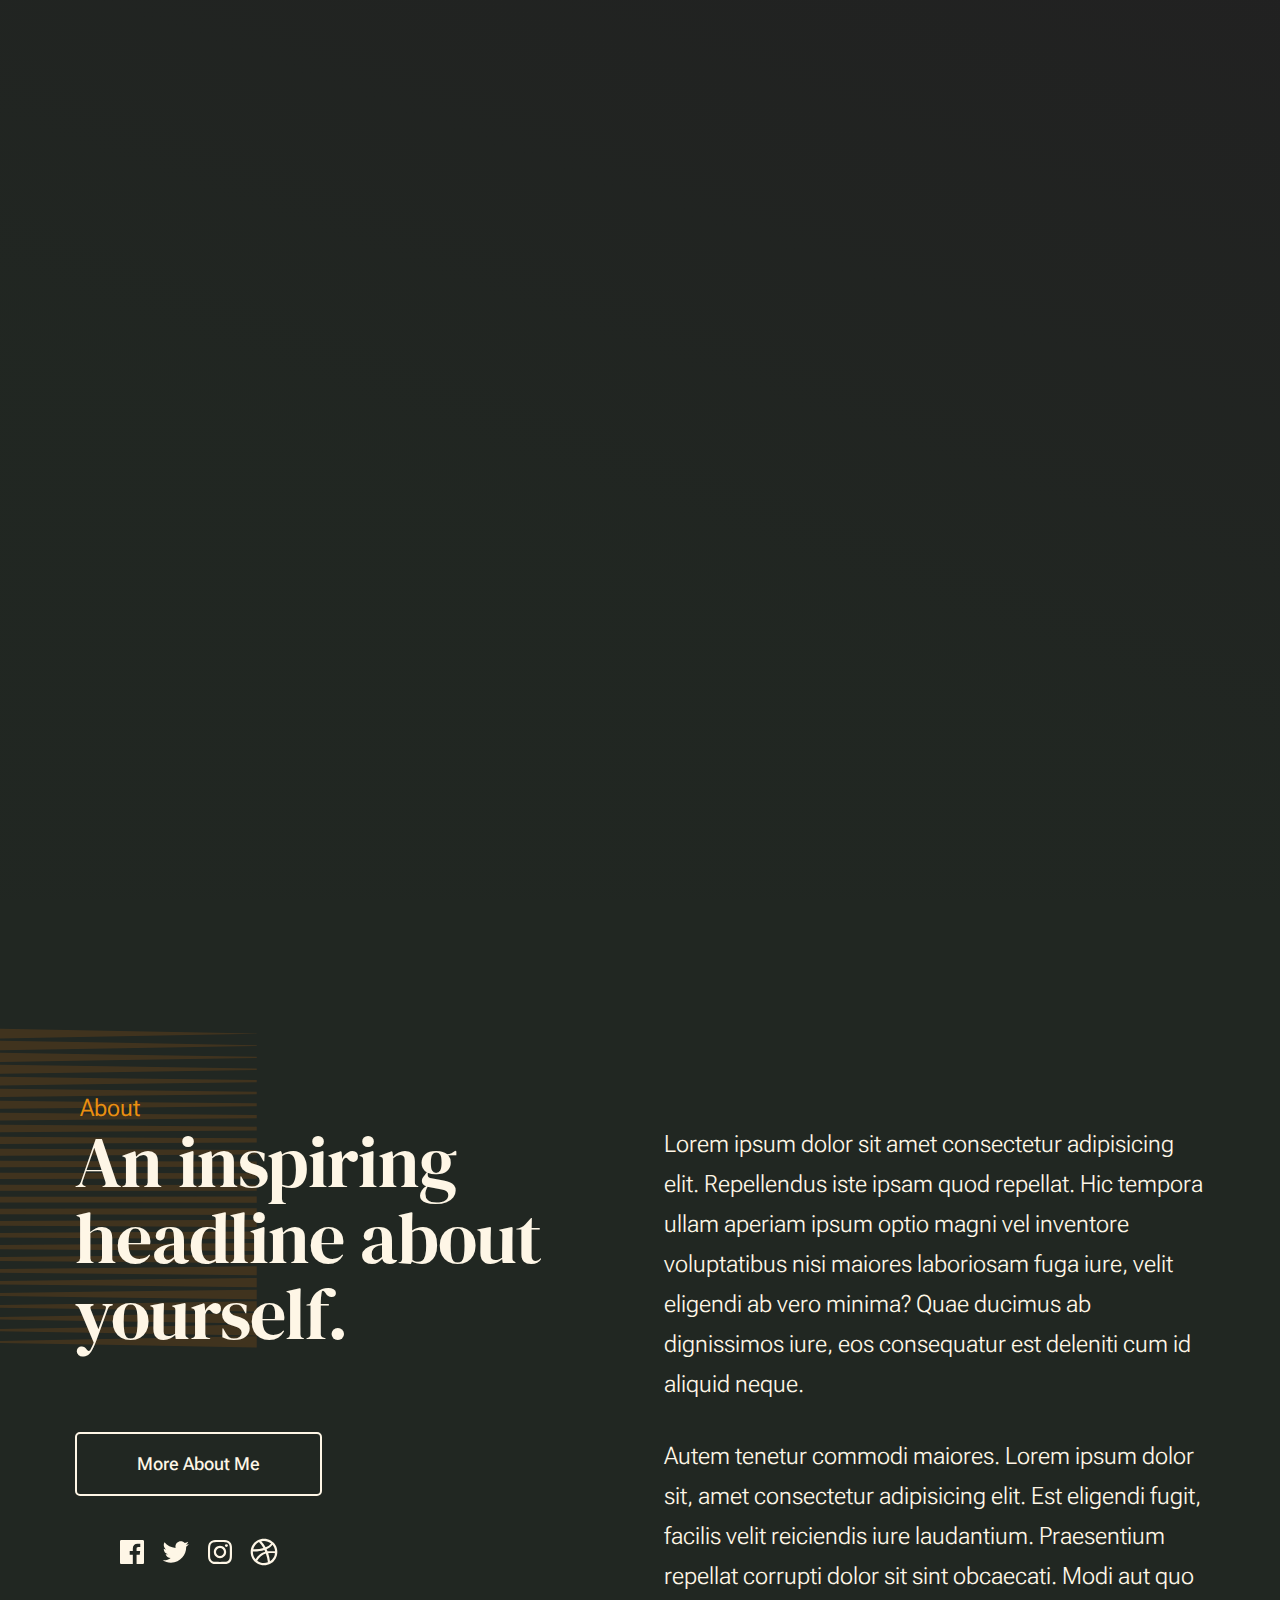
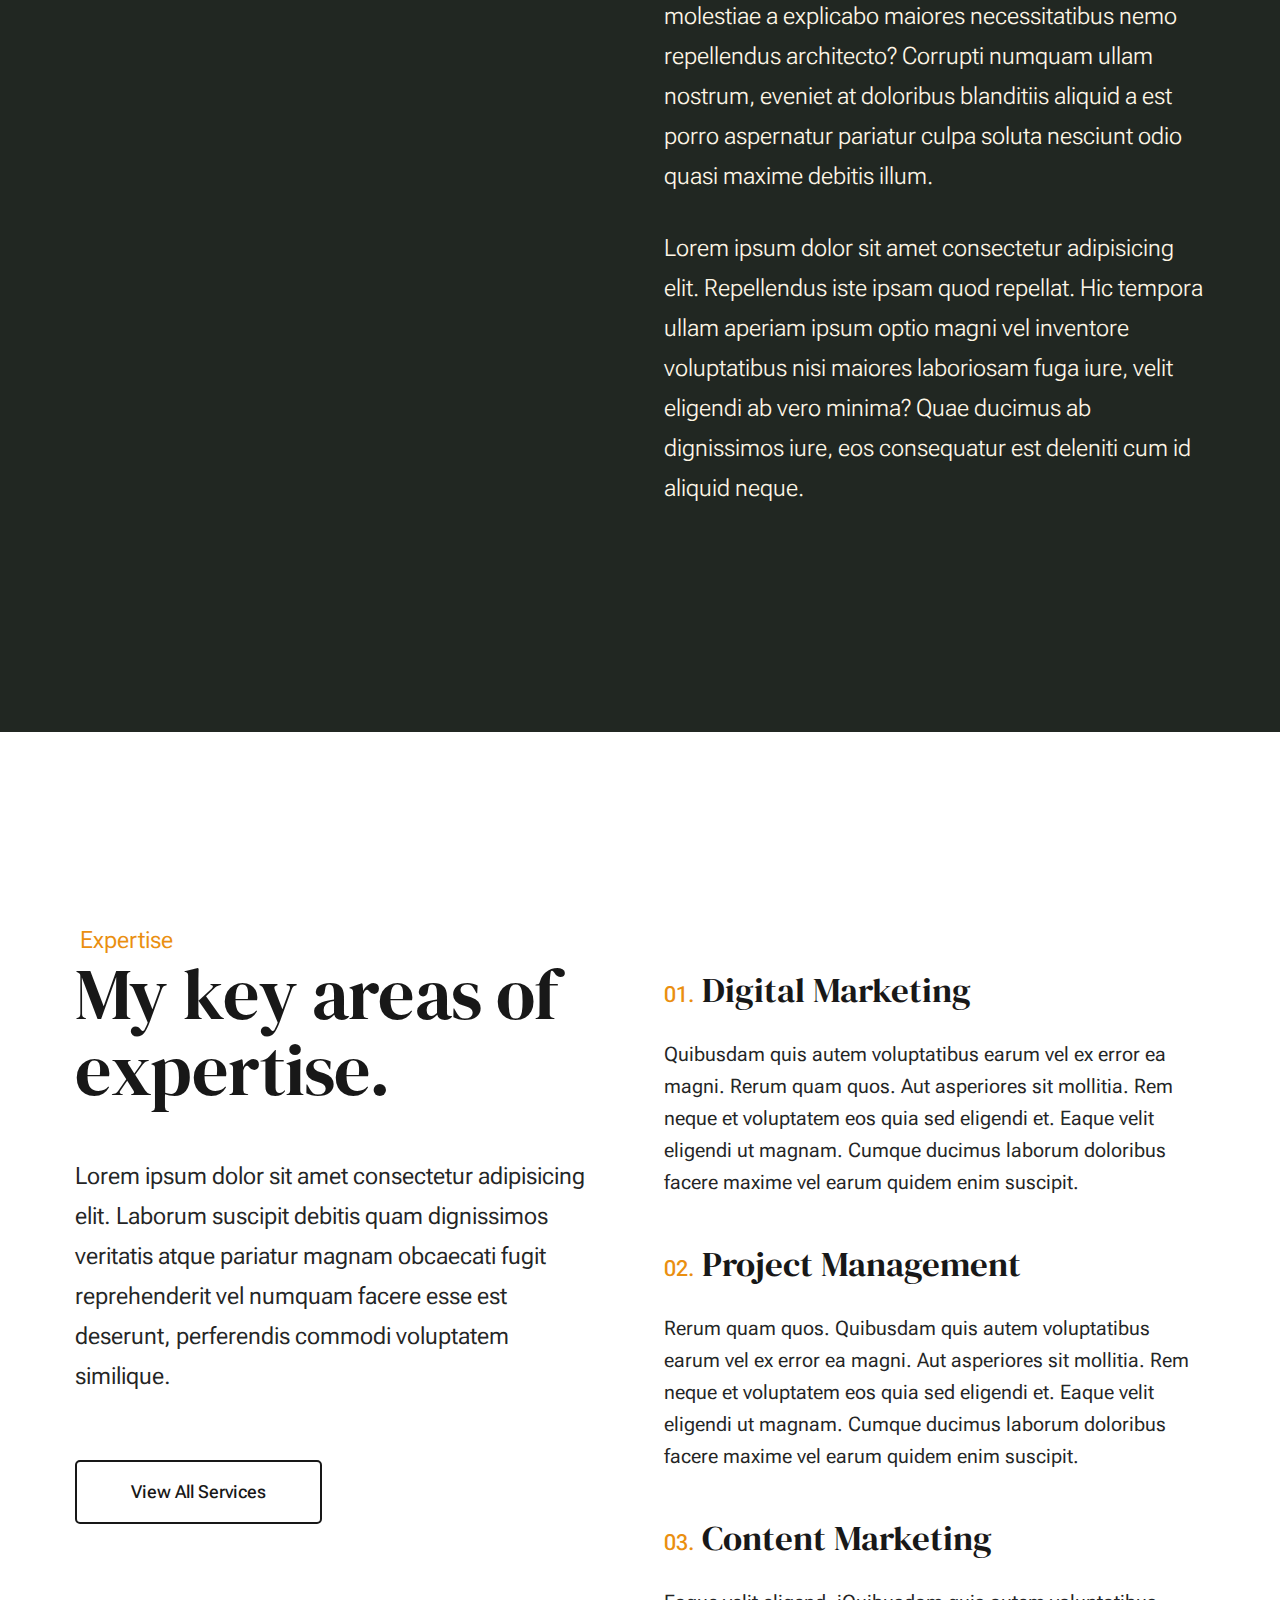
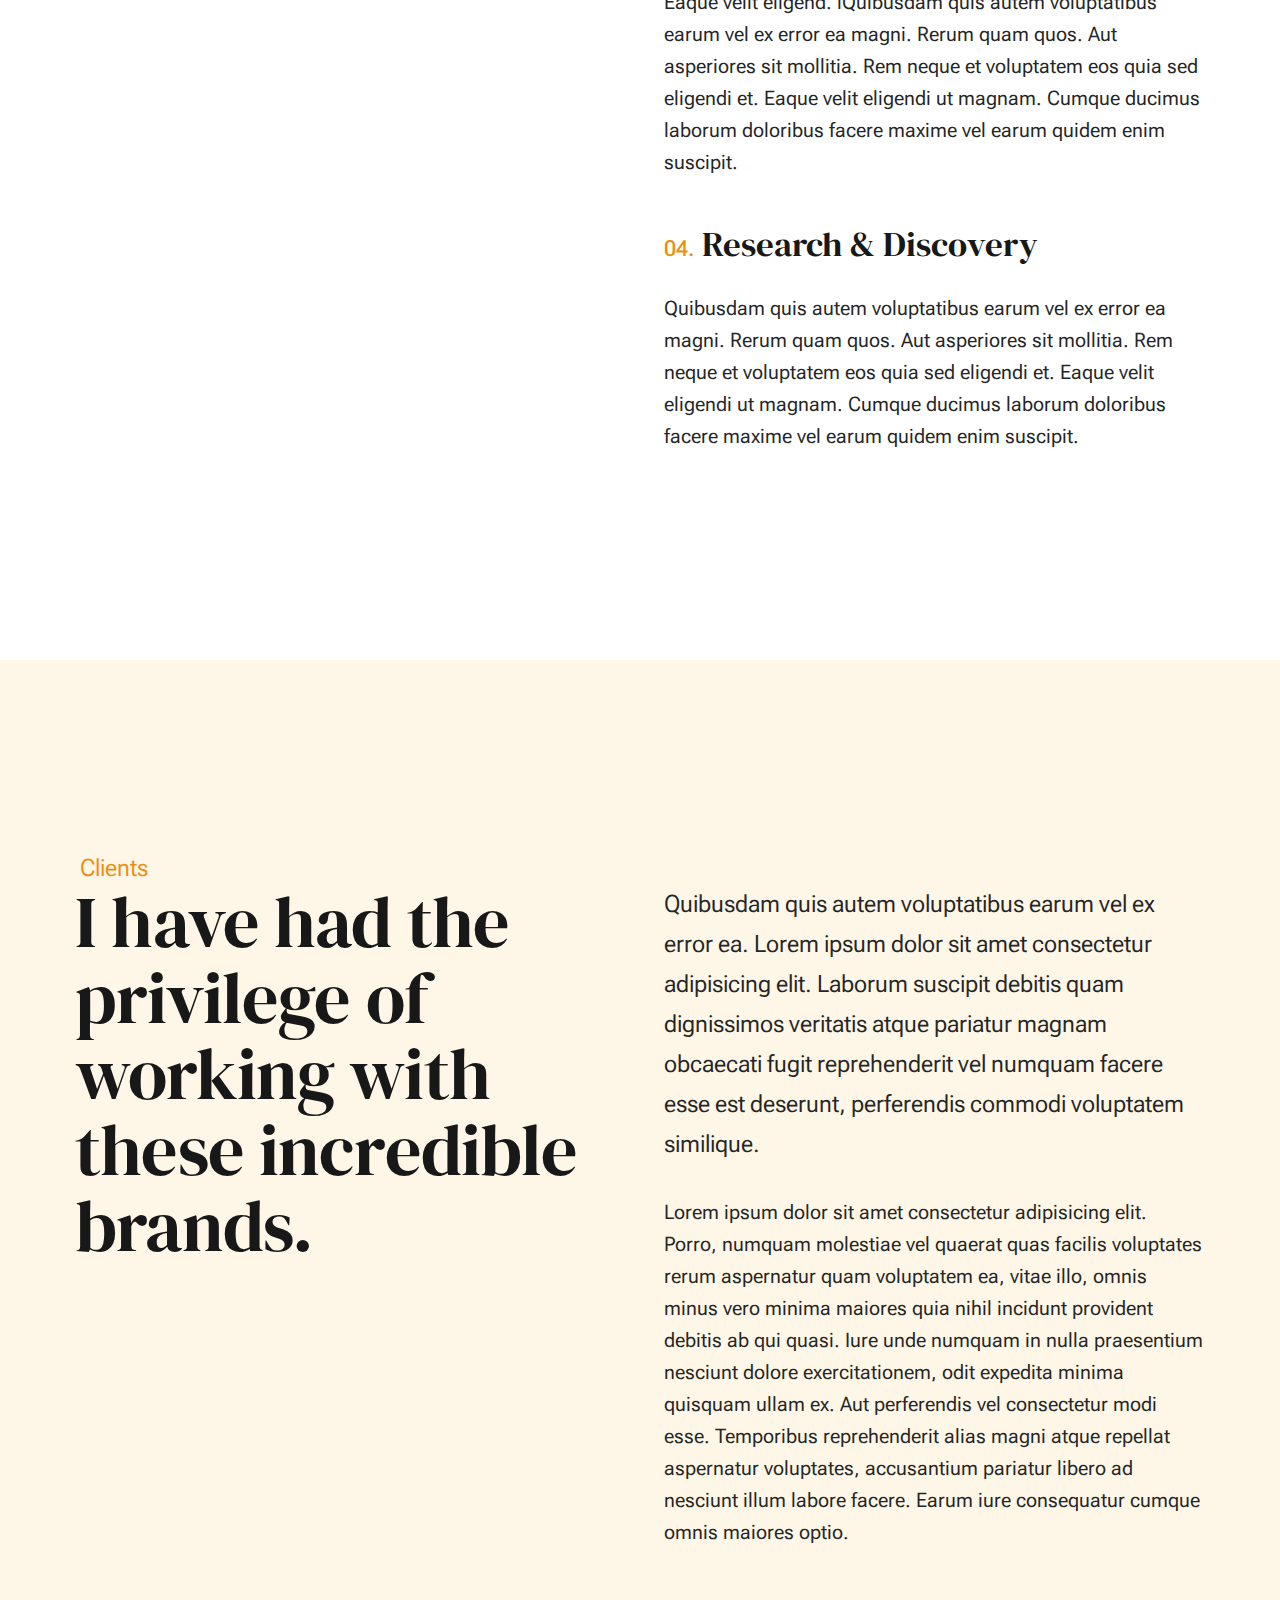
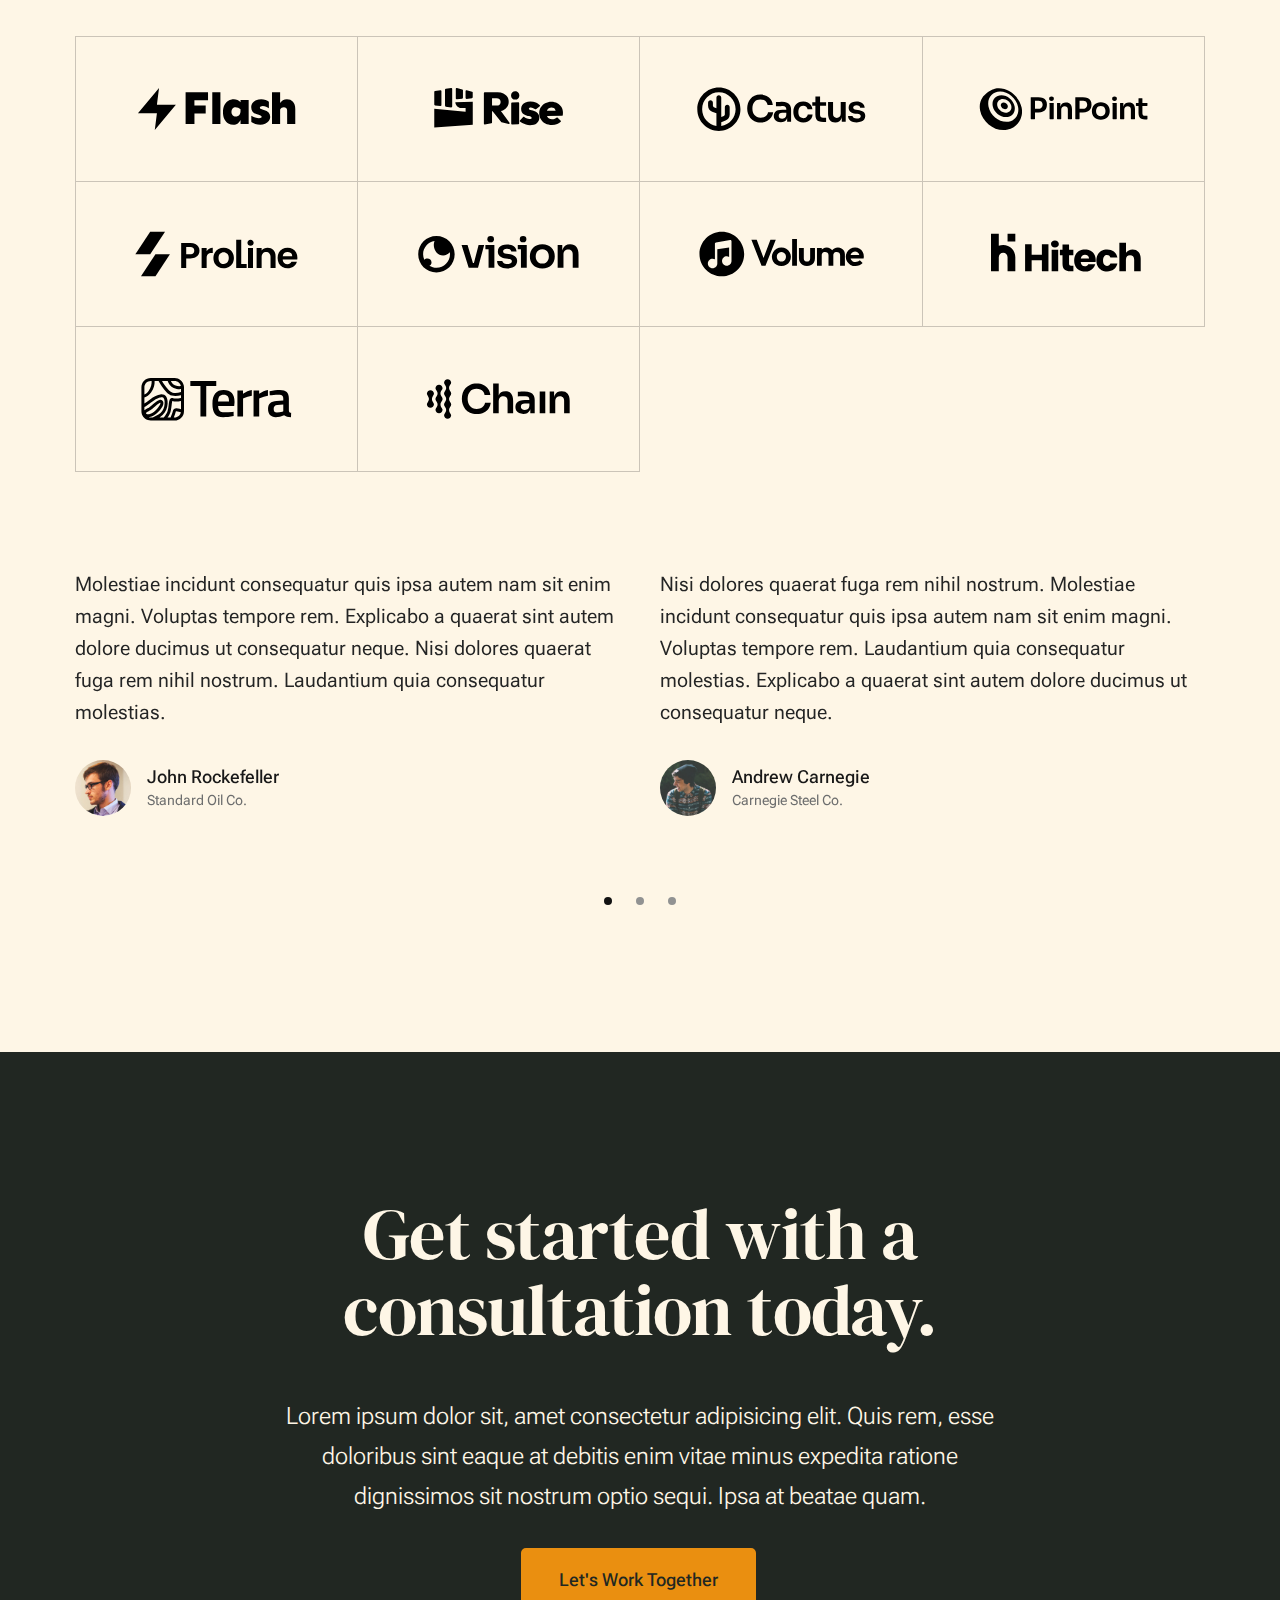
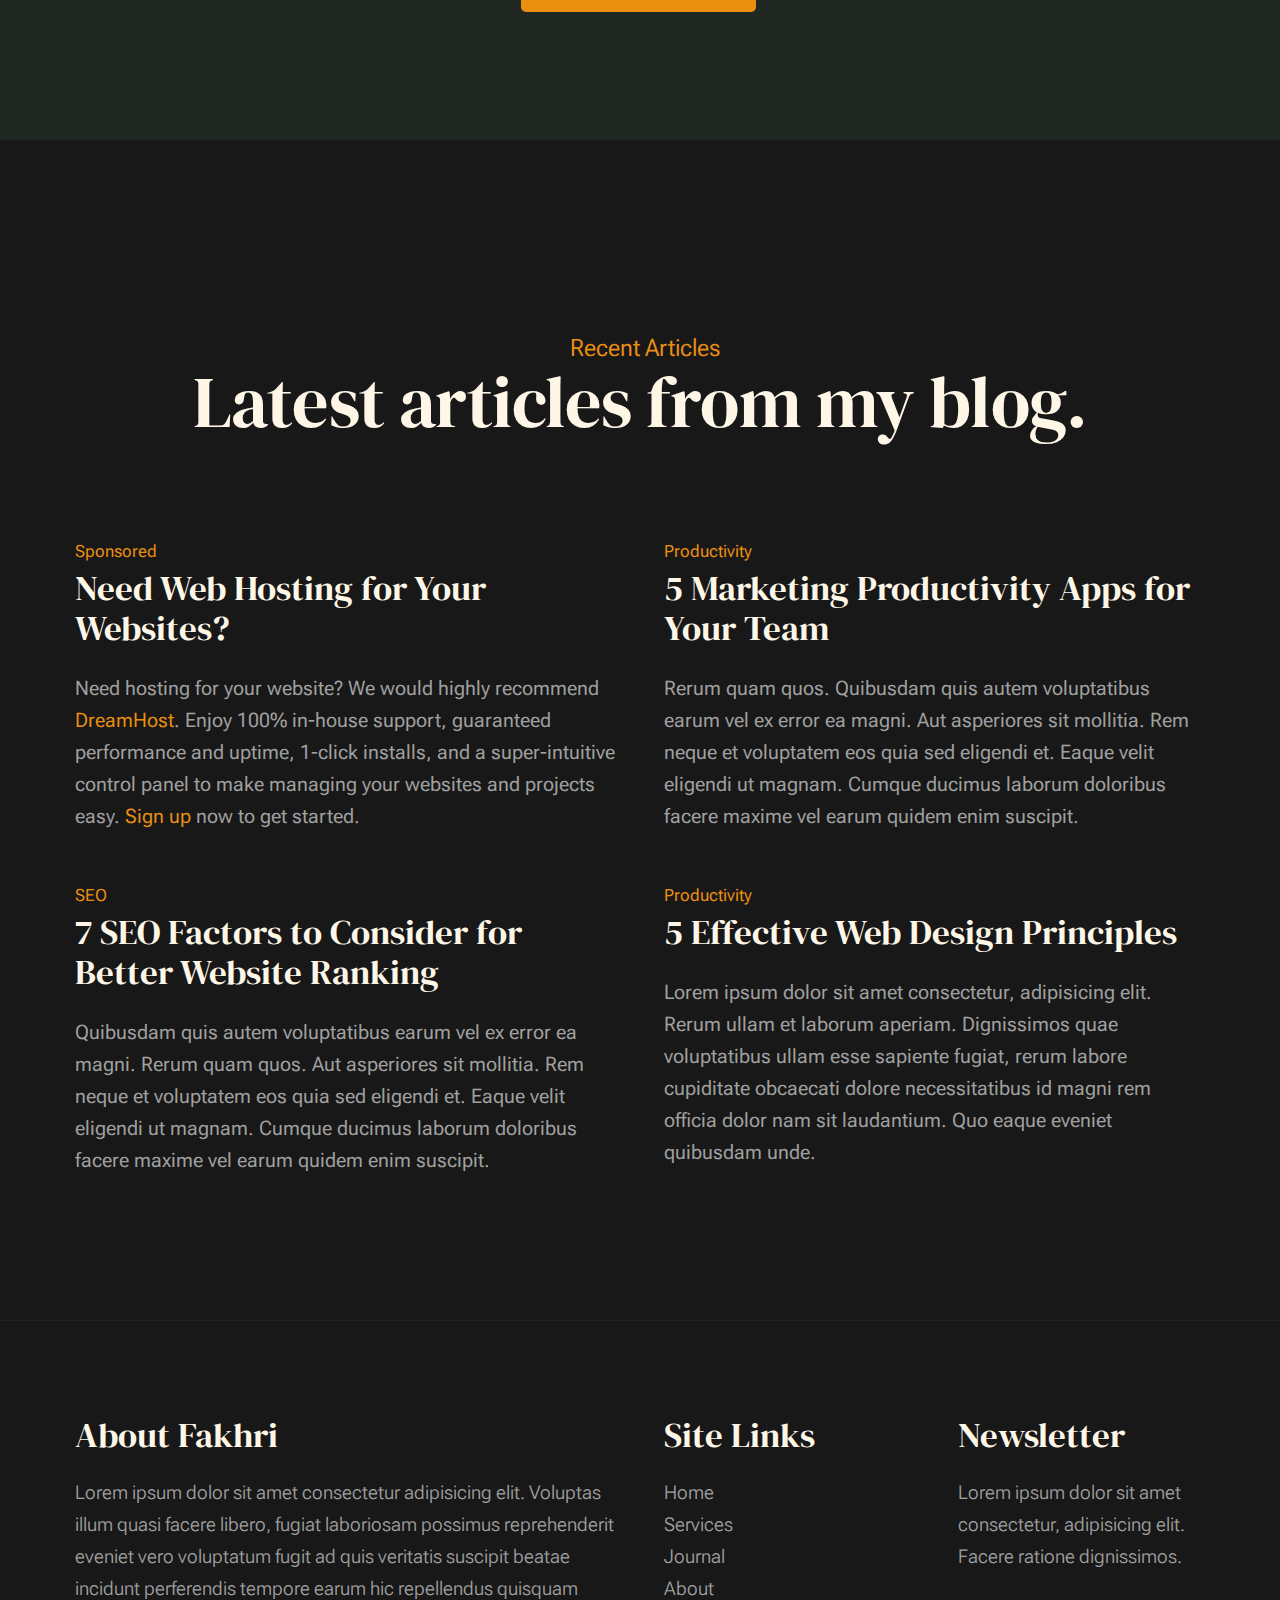
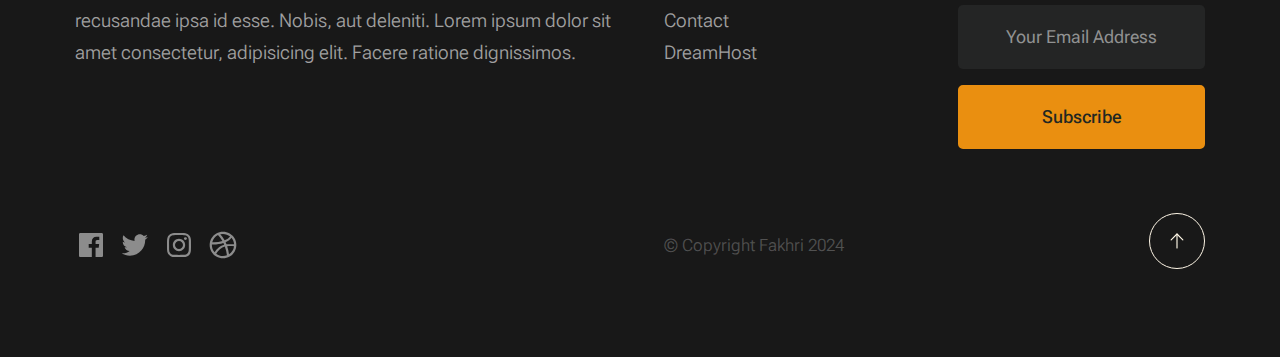
<file: index.html>
<!DOCTYPE html>
<html lang="en" class="no-js" >
<head>

    <!--- basic page needs
    ================================================== -->
    <meta charset="utf-8">
    <meta name="viewport" content="width=device-width, initial-scale=1">
    <title>Fakhri</title>

    <script>
        document.documentElement.classList.remove('no-js');
        document.documentElement.classList.add('js');
    </script>

    <!-- CSS
    ================================================== -->
    <link rel="stylesheet" href="css/vendor.css">
    <link rel="stylesheet" href="css/styles.css">

    <!-- favicons
    ================================================== -->
    <link rel="apple-touch-icon" sizes="180x180" href="apple-touch-icon.png">
    <link rel="icon" type="image/png" sizes="32x32" href="favicon-32x32.png">
    <link rel="icon" type="image/png" sizes="16x16" href="favicon-16x16.png">
    <link rel="manifest" href="site.webmanifest">

</head>


<body id="top">

    
    <!-- preloader
    ================================================== -->
    <div id="preloader">
        <div id="loader" class="dots-fade">
            <div></div>
            <div></div>
            <div></div>
        </div>
    </div>


    <!-- page wrap
    ================================================== -->
    <div id="page" class="s-pagewrap ss-home">


        <!-- # site header 
        ================================================== -->
        <header class="s-header">

            <div class="row s-header__inner width-sixteen-col">

                <div class="s-header__block">
                    <div class="s-header__logo">
                        <a class="logo" href="index.html">
                            <img src="images/logo.svg" alt="Homepage">
                        </a>
                    </div>

                    <a class="s-header__menu-toggle" href="#0"><span>Menu</span></a>
                </div> <!-- end s-header__block -->

                <nav class="s-header__nav">
    
                    <ul class="s-header__menu-links">
                        <li><a href="about.html">About</a></li>
                        <li><a href="services.html">Services</a></li>
                        <li><a href="blog.html">Journal</a></li>
                        <li><a href="contact.html">Contact</a></li>
                    </ul> <!-- s-header__menu-links -->

                    <div class="s-header__contact">
                        <a href="contact.html" class="btn btn--primary s-header__contact-btn">Let's Work Together</a>                        
                    </div> <!-- s-header__contact -->
    
                </nav> <!-- end s-header__nav -->

            </div> <!-- end s-header__inner -->

        </header> <!-- end s-header -->


        <!-- # site main content
        ================================================== -->
        <section id="content" class="s-content">

            <!-- intro
            ----------------------------------------------- -->
            <section id="intro" class="s-intro">

                <div class="row s-intro__content width-sixteen-col">

                    <div class="column lg-12 s-intro__content-inner grid-block">
                        
                        <div class="s-intro__content-text">
                            <div class="s-intro__content-pretitle text-pretitle">Hello, I'm Fakhri</div>
                            <h1 class="s-intro__content-title">
                            I engineer innovative software solutions <br>
                            tailored to your business needs, <br>
                            delivering tangible results through <br>
                            strategic development strategies.
                            </h1>
                        </div> <!-- s-intro__content-text -->

                        <div class="s-intro__content-media"> 
                            <div class="s-intro__content-media-inner">                               
                                <img src="images/intro-bg.jpg" srcset="images/intro-bg.jpg 1x, images/intro-bg@2x.jpg 2x" alt="">
                                <div class="lines">                               
                                    <span></span>                                  
                                </div>
                            </div>
                        </div> <!-- s-intro__content-media -->                      

                        <div class="s-intro__scroll-down">
                            <a href="#about" class="smoothscroll">
                                <div class="scroll-icon">
                                    <svg xmlns="http://www.w3.org/2000/svg" viewBox="0 0 24 24" width="36" height="36" fill="none" stroke="#97b34a" stroke-width="1" stroke-linecap="round" stroke-linejoin="round">&lt;!--!  Atomicons Free 1.00 by @atisalab License - https://atomicons.com/license/ (Icons: CC BY 4.0) Copyright 2021 Atomicons --&gt;<polyline points="7 13 12 18 17 13"></polyline><line x1="12" y1="18" x2="12" y2="6"></line></svg>
                                </div>
                                <span>Scroll for more</span>
                            </a>
                        </div> <!-- s-intro__scroll-down -->
                        
                    </div> <!-- s-intro__content-inner -->

                </div> <!-- s-intro__content -->

            </section> <!-- end s-intro -->

            <!-- about
            ----------------------------------------------- -->
            <section id="about" class="s-about target-section">

                <div class="row s-about__content width-sixteen-col">
                    <div class="column grid-block grid-section-split">

                        <img src="images/geometric_shape.svg" alt="" class="s-about__content-imgbg">

                        <div class="section-header grid-section-split__header">
                            <div class="text-pretitle">About</div>                           
                            <h2 class="text-display-title">
                            An inspiring headline about yourself.
                            </h2>                           
                        </div> <!-- end section-header -->

                        <div class="s-about__content-main grid-section-split__primary">
                            <p class="attention-getter">
                            Lorem ipsum dolor sit amet consectetur adipisicing elit. 
                            Repellendus iste ipsam quod repellat. Hic tempora ullam aperiam 
                            ipsum optio magni vel inventore voluptatibus nisi maiores laboriosam 
                            fuga iure, velit eligendi ab vero minima? Quae ducimus ab dignissimos 
                            iure, eos consequatur est deleniti cum id aliquid neque.
                            </p>

                            <p class="attention-getter">
                            Autem tenetur commodi maiores. Lorem ipsum dolor sit, amet consectetur adipisicing elit.  
                            Est eligendi fugit, facilis velit reiciendis iure laudantium. Praesentium repellat 
                            corrupti dolor sit sint obcaecati. Modi aut quo molestiae a explicabo maiores necessitatibus 
                            nemo repellendus architecto? Corrupti numquam ullam nostrum, eveniet at doloribus blanditiis 
                            aliquid a est porro aspernatur pariatur culpa soluta nesciunt odio quasi maxime debitis illum.
                            </p>

                            <p class="attention-getter">
                            Lorem ipsum dolor sit amet consectetur adipisicing elit. 
                            Repellendus iste ipsam quod repellat. Hic tempora ullam aperiam 
                            ipsum optio magni vel inventore voluptatibus nisi maiores laboriosam 
                            fuga iure, velit eligendi ab vero minima? Quae ducimus ab dignissimos 
                            iure, eos consequatur est deleniti cum id aliquid neque.
                            </p>
                        </div> <!-- end s-about__content-main -->

                        <div class="s-about__content-btn grid-section-split__bottom">
                            <a href="about.html" class="btn btn--stroke u-fullwidth">More About Me</a>

                            <ul class="s-about__social social-list">
                                <li>
                                    <a href="#0">
                                        <svg xmlns="http://www.w3.org/2000/svg" width="24" height="24" viewBox="0 0 24 24" style="fill:rgba(0, 0, 0, 1);transform:;-ms-filter:"><path d="M20,3H4C3.447,3,3,3.448,3,4v16c0,0.552,0.447,1,1,1h8.615v-6.96h-2.338v-2.725h2.338v-2c0-2.325,1.42-3.592,3.5-3.592 c0.699-0.002,1.399,0.034,2.095,0.107v2.42h-1.435c-1.128,0-1.348,0.538-1.348,1.325v1.735h2.697l-0.35,2.725h-2.348V21H20 c0.553,0,1-0.448,1-1V4C21,3.448,20.553,3,20,3z"></path></svg>
                                        <span class="u-screen-reader-text">Facebook</span>
                                    </a>
                                </li>
                                <li>
                                    <a href="#0">
                                        <svg xmlns="http://www.w3.org/2000/svg" width="24" height="24" viewBox="0 0 24 24" style="fill:rgba(0, 0, 0, 1);transform:;-ms-filter:"><path d="M19.633,7.997c0.013,0.175,0.013,0.349,0.013,0.523c0,5.325-4.053,11.461-11.46,11.461c-2.282,0-4.402-0.661-6.186-1.809 c0.324,0.037,0.636,0.05,0.973,0.05c1.883,0,3.616-0.636,5.001-1.721c-1.771-0.037-3.255-1.197-3.767-2.793 c0.249,0.037,0.499,0.062,0.761,0.062c0.361,0,0.724-0.05,1.061-0.137c-1.847-0.374-3.23-1.995-3.23-3.953v-0.05 c0.537,0.299,1.16,0.486,1.82,0.511C3.534,9.419,2.823,8.184,2.823,6.787c0-0.748,0.199-1.434,0.548-2.032 c1.983,2.443,4.964,4.04,8.306,4.215c-0.062-0.3-0.1-0.611-0.1-0.923c0-2.22,1.796-4.028,4.028-4.028 c1.16,0,2.207,0.486,2.943,1.272c0.91-0.175,1.782-0.512,2.556-0.973c-0.299,0.935-0.936,1.721-1.771,2.22 c0.811-0.088,1.597-0.312,2.319-0.624C21.104,6.712,20.419,7.423,19.633,7.997z"></path></svg>
                                        <span class="u-screen-reader-text">Twitter</span>
                                    </a>
                                </li>
                                <li>
                                    <a href="#0">
                                        <svg xmlns="http://www.w3.org/2000/svg" width="24" height="24" viewBox="0 0 24 24" style="fill:rgba(0, 0, 0, 1);transform:;-ms-filter:"><path d="M11.999,7.377c-2.554,0-4.623,2.07-4.623,4.623c0,2.554,2.069,4.624,4.623,4.624c2.552,0,4.623-2.07,4.623-4.624 C16.622,9.447,14.551,7.377,11.999,7.377L11.999,7.377z M11.999,15.004c-1.659,0-3.004-1.345-3.004-3.003 c0-1.659,1.345-3.003,3.004-3.003s3.002,1.344,3.002,3.003C15.001,13.659,13.658,15.004,11.999,15.004L11.999,15.004z"></path><circle cx="16.806" cy="7.207" r="1.078"></circle><path d="M20.533,6.111c-0.469-1.209-1.424-2.165-2.633-2.632c-0.699-0.263-1.438-0.404-2.186-0.42 c-0.963-0.042-1.268-0.054-3.71-0.054s-2.755,0-3.71,0.054C7.548,3.074,6.809,3.215,6.11,3.479C4.9,3.946,3.945,4.902,3.477,6.111 c-0.263,0.7-0.404,1.438-0.419,2.186c-0.043,0.962-0.056,1.267-0.056,3.71c0,2.442,0,2.753,0.056,3.71 c0.015,0.748,0.156,1.486,0.419,2.187c0.469,1.208,1.424,2.164,2.634,2.632c0.696,0.272,1.435,0.426,2.185,0.45 c0.963,0.042,1.268,0.055,3.71,0.055s2.755,0,3.71-0.055c0.747-0.015,1.486-0.157,2.186-0.419c1.209-0.469,2.164-1.424,2.633-2.633 c0.263-0.7,0.404-1.438,0.419-2.186c0.043-0.962,0.056-1.267,0.056-3.71s0-2.753-0.056-3.71C20.941,7.57,20.801,6.819,20.533,6.111z M19.315,15.643c-0.007,0.576-0.111,1.147-0.311,1.688c-0.305,0.787-0.926,1.409-1.712,1.711c-0.535,0.199-1.099,0.303-1.67,0.311 c-0.95,0.044-1.218,0.055-3.654,0.055c-2.438,0-2.687,0-3.655-0.055c-0.569-0.007-1.135-0.112-1.669-0.311 c-0.789-0.301-1.414-0.923-1.719-1.711c-0.196-0.534-0.302-1.099-0.311-1.669c-0.043-0.95-0.053-1.218-0.053-3.654 c0-2.437,0-2.686,0.053-3.655c0.007-0.576,0.111-1.146,0.311-1.687c0.305-0.789,0.93-1.41,1.719-1.712 c0.534-0.198,1.1-0.303,1.669-0.311c0.951-0.043,1.218-0.055,3.655-0.055c2.437,0,2.687,0,3.654,0.055 c0.571,0.007,1.135,0.112,1.67,0.311c0.786,0.303,1.407,0.925,1.712,1.712c0.196,0.534,0.302,1.099,0.311,1.669 c0.043,0.951,0.054,1.218,0.054,3.655c0,2.436,0,2.698-0.043,3.654H19.315z"></path></svg>
                                        <span class="u-screen-reader-text">Instagram</span>
                                    </a>
                                </li>
                                <li>
                                    <a href="#0">
                                        <svg xmlns="http://www.w3.org/2000/svg" width="24" height="24" viewBox="0 0 24 24" style="fill: rgba(0, 0, 0, 1);transform: ;msFilter:;"><path d="M20.66 6.98a9.932 9.932 0 0 0-3.641-3.64C15.486 2.447 13.813 2 12 2s-3.486.447-5.02 1.34c-1.533.893-2.747 2.107-3.64 3.64S2 10.187 2 12s.446 3.487 1.34 5.02a9.924 9.924 0 0 0 3.641 3.64C8.514 21.553 10.187 22 12 22s3.486-.447 5.02-1.34a9.932 9.932 0 0 0 3.641-3.64C21.554 15.487 22 13.813 22 12s-.446-3.487-1.34-5.02zM12 3.66c2 0 3.772.64 5.32 1.919-.92 1.174-2.286 2.14-4.1 2.9-1.002-1.813-2.088-3.327-3.261-4.54A7.715 7.715 0 0 1 12 3.66zM5.51 6.8a8.116 8.116 0 0 1 2.711-2.22c1.212 1.201 2.325 2.7 3.34 4.5-2 .6-4.114.9-6.341.9-.573 0-1.006-.013-1.3-.04A8.549 8.549 0 0 1 5.51 6.8zM3.66 12c0-.054.003-.12.01-.2.007-.08.01-.146.01-.2.254.014.641.02 1.161.02 2.666 0 5.146-.367 7.439-1.1.187.373.381.793.58 1.26-1.32.293-2.674 1.006-4.061 2.14S6.4 16.247 5.76 17.5c-1.4-1.587-2.1-3.42-2.1-5.5zM12 20.34c-1.894 0-3.594-.587-5.101-1.759.601-1.187 1.524-2.322 2.771-3.401 1.246-1.08 2.483-1.753 3.71-2.02a29.441 29.441 0 0 1 1.56 6.62 8.166 8.166 0 0 1-2.94.56zm7.08-3.96a8.351 8.351 0 0 1-2.58 2.621c-.24-2.08-.7-4.107-1.379-6.081.932-.066 1.765-.1 2.5-.1.799 0 1.686.034 2.659.1a8.098 8.098 0 0 1-1.2 3.46zm-1.24-5c-1.16 0-2.233.047-3.22.14a27.053 27.053 0 0 0-.68-1.62c2.066-.906 3.532-2.006 4.399-3.3 1.2 1.414 1.854 3.027 1.96 4.84-.812-.04-1.632-.06-2.459-.06z"></path></svg>
                                        <span class="u-screen-reader-text">Dribbble</span>
                                    </a>
                                </li>
                            </ul> <!-- end s-footer__social -->
                        </div> <!-- end s-about__content-btn -->
                    
                    </div> <!-- content-inner -->
                </div>
                
            </section> <!-- end s-about -->

            <!-- expertise
            ----------------------------------------------- -->
            <section id="expertise" class="s-expertise">

                <div class="row s-expertise__content width-sixteen-col">
                    <div class="column xl-12 grid-block grid-section-split">

                        <div class="section-header grid-section-split__header">
                            <div class="text-pretitle">Expertise</div>                           
                            <h2 class="text-display-title">
                            My key areas of expertise.
                            </h2>     
                            
                            <p class="lead">
                            Lorem ipsum dolor sit amet consectetur adipisicing elit. Laborum suscipit debitis quam dignissimos veritatis atque pariatur magnam obcaecati fugit reprehenderit vel numquam facere esse est deserunt, perferendis commodi voluptatem similique.
                            </p>
                        </div> <!-- end section-header -->

                        <div class="s-expertise__content-main grid-section-split__primary">

                            <div class="grid-list-items list-items show-ctr">
                                <div class="grid-list-items__item list-items__item">
                                    <div class="grid-list-items__title list-items__item-header">
                                        <h3 class="list-items__item-title">Digital Marketing</h3>
                                    </div>
                                    <div class="grid-list-items__text list-items__item-text">
                                        <p>
                                        Quibusdam quis autem voluptatibus earum vel ex error ea magni. Rerum quam quos. Aut asperiores 
                                        sit mollitia. Rem neque et voluptatem eos quia sed eligendi et. Eaque velit eligendi ut 
                                        magnam. Cumque ducimus laborum doloribus facere maxime vel earum quidem enim suscipit.
                                        </p>
                                    </div>
                                </div> <!-- list-item -->
                                <div class="grid-list-items__item list-items__item">
                                    <div class="grid-list-items__title list-items__item-header">
                                        <h3 class="list-items__item-title">Project Management</h3>
                                    </div>
                                    <div class="grid-list-items__text list-items__item-text">
                                        <p>
                                        Rerum quam quos. Quibusdam quis autem voluptatibus earum vel ex error ea magni. Aut asperiores 
                                        sit mollitia. Rem neque et voluptatem eos quia sed eligendi et. Eaque velit eligendi ut 
                                        magnam. Cumque ducimus laborum doloribus facere maxime vel earum quidem enim suscipit.
                                        </p>
                                    </div>
                                </div> <!-- list-expertise__item -->
                                <div class="grid-list-items__item list-items__item">
                                    <div class="grid-list-items__title list-items__item-header">
                                        <h3 class="list-items__item-title">Content Marketing</h3>
                                    </div>
                                    <div class="grid-list-items__text list-items__item-text">
                                        <p>
                                        Eaque velit eligend. iQuibusdam quis autem voluptatibus earum vel ex error ea magni. 
                                        Rerum quam quos. Aut asperiores sit mollitia. Rem neque et voluptatem eos quia sed eligendi et. 
                                        Eaque velit eligendi ut magnam. Cumque ducimus laborum doloribus facere maxime vel earum quidem enim suscipit.
                                        </p>
                                    </div>
                                </div> <!-- list-expertise__item -->
                                <div class="grid-list-items__item list-items__item">
                                    <div class="grid-list-items__title list-items__item-header">
                                        <h3 class="list-items__item-title">Research & Discovery</h3>
                                    </div>
                                    <div class="grid-list-items__text list-items__item-text">
                                        <p>
                                        Quibusdam quis autem voluptatibus earum vel ex error ea magni. Rerum quam quos. Aut asperiores 
                                        sit mollitia. Rem neque et voluptatem eos quia sed eligendi et. Eaque velit eligendi ut 
                                        magnam. Cumque ducimus laborum doloribus facere maxime vel earum quidem enim suscipit.
                                        </p>
                                    </div>
                                </div> <!-- list-expertise__item -->

                            </div> <!-- grid-list-items -->
                        </div> <!-- end s-expertise__content-main -->

                        <div class="s-expertise__content-btn grid-section-split__bottom">
                            <a href="services.html" class="btn btn--stroke u-fullwidth">View All Services</a>
                        </div> <!-- end s-about__content-btn -->

                    </div> <!-- end grid-block-->
                </div> <!-- end s-expertise__content -->

            </section> <!-- end s-expertise -->

            <!-- clients
            ----------------------------------------------- -->
            <section id="clients" class="s-clients">          

                <div class="row s-clients__content-block width-sixteen-col">
                    <div class="column xl-12 grid-block grid-section-split">
                    
                        <div class="section-header grid-section-split__header">
                            <div class="text-pretitle">Clients</div>                           
                            <h2 class="text-display-title">
                            I have had the privilege of working with these incredible brands.
                            </h2>       
                        </div> <!-- end section-header -->
                    
                        <div class="grid-section-split__primary">
                            <p class="lead">
                            Quibusdam quis autem voluptatibus earum vel ex error ea. Lorem ipsum dolor sit amet consectetur 
                            adipisicing elit. Laborum suscipit debitis quam dignissimos veritatis atque pariatur magnam 
                            obcaecati fugit reprehenderit vel numquam facere esse est deserunt, perferendis commodi voluptatem similique.
                            </p>   

                            <p>
                            Lorem ipsum dolor sit amet consectetur adipisicing elit. Porro, numquam molestiae vel quaerat quas 
                            facilis voluptates rerum aspernatur quam voluptatem ea, vitae illo, omnis minus vero minima maiores 
                            quia nihil incidunt provident debitis ab qui quasi. Iure unde numquam in nulla praesentium nesciunt 
                            dolore exercitationem, odit expedita minima quisquam ullam ex. Aut perferendis vel consectetur modi esse.
                            Temporibus reprehenderit alias magni atque repellat aspernatur voluptates, accusantium pariatur libero ad 
                            nesciunt illum labore facere. Earum iure consequatur cumque omnis maiores optio.
                            </p>
                        </div> <!-- end grid-section-split__primary -->
                    
                    </div> <!-- end column -->
                </div> <!-- end row -->

                <div class="row s-clients__content-block width-sixteen-col">
                    <div class="column xl-12">
                    
                        <div class="clients-list">                            
                            <div class="clients-list__item">
                                <a href="#0">
                                    <img src="images/clients/flash.svg" alt="">
                                </a>
                            </div>
                            <div class="clients-list__item">
                                <a href="#0">
                                    <img src="images/clients/rise.svg" alt="">
                                </a>
                            </div>
                            <div class="clients-list__item">
                                <a href="#0">
                                    <img src="images/clients/cactus.svg" alt="">
                                </a>
                            </div>
                            <div class="clients-list__item">
                                <a href="#0">
                                    <img src="images/clients/pinpoint.svg" alt="">
                                </a>
                            </div>
                            <div class="clients-list__item">
                                <a href="#0">
                                    <img src="images/clients/proline.svg" alt="">
                                </a>
                            </div>
                            <div class="clients-list__item">
                                <a href="#0">
                                    <img src="images/clients/vision.svg" alt="">
                                </a>
                            </div>
                            <div class="column clients-list__item">
                                <a href="#0">
                                    <img src="images/clients/volume.svg" alt="">
                                </a>
                            </div>
                            <div class="column clients-list__item">
                                <a href="#0">
                                    <img src="images/clients/hitech.svg" alt="">
                                </a>
                            </div><div class="clients-list__item">
                                <a href="#0">
                                    <img src="images/clients/terra.svg" alt="">
                                </a>
                            </div>
                            <div class="clients-list__item">
                                <a href="#0">
                                    <img src="images/clients/chain.svg" alt="">
                                </a>
                            </div>
                        </div> <!-- end clients-list -->

                    </div> <!-- end column -->
                </div> <!-- end row -->
                                
                <div class="row s-clients__content-block width-sixteen-col">
                    <div class="column xl-12 testimonials">
                    
                        <div class="swiper-container testimonials__slider home-slider">

                            <div class="swiper-wrapper">
                                <div class="testimonials__slide swiper-slide">
                                    <p>
                                    Molestiae incidunt consequatur quis ipsa autem nam sit enim magni. Voluptas tempore rem. 
                                    Explicabo a quaerat sint autem dolore ducimus ut consequatur neque. Nisi dolores quaerat fuga rem nihil nostrum.
                                    Laudantium quia consequatur molestias.
                                    </p>
                                    <div class="testimonials__author">
                                        <img src="images/avatars/user-01.jpg" alt="Author image" class="testimonials__avatar">
                                        <cite class="testimonials__cite">
                                            <strong>John Rockefeller</strong>
                                            <span>Standard Oil Co.</span>
                                        </cite>
                                    </div>
                                </div>
                                <div class="testimonials__slide swiper-slide">
                                    <p>
                                    Nisi dolores quaerat fuga rem nihil nostrum. Molestiae incidunt consequatur quis ipsa autem nam sit enim magni. 
                                    Voluptas tempore rem. Laudantium quia consequatur molestias.
                                    Explicabo a quaerat sint autem dolore ducimus ut consequatur neque.
                                    </p>
                                    <div class="testimonials__author">
                                        <img src="images/avatars/user-04.jpg" alt="Author image" class="testimonials__avatar">
                                        <cite class="testimonials__cite">
                                            <strong>Andrew Carnegie</strong>
                                            <span>Carnegie Steel Co.</span>
                                        </cite>
                                    </div>
                                </div>
                                <div class="testimonials__slide swiper-slide">
                                    <p>
                                    Voluptas tempore rem. Molestiae incidunt consequatur quis ipsa autem nam sit enim magni.  
                                    Explicabo a quaerat sint autem dolore ducimus ut consequatur neque. 
                                    Nisi dolores quaerat fuga rem nihil nostrum. Laudantium quia consequatur molestias.
                                    </p>
                                    <div class="testimonials__author">
                                        <img src="images/avatars/user-06.jpg" alt="Author image" class="testimonials__avatar">
                                        <cite class="testimonials__cite">
                                            <strong>Henry Ford</strong>
                                            <span>Ford Motor Co.</span>
                                        </cite>
                                    </div>
                                </div>
                                <div class="testimonials__slide swiper-slide">
                                    <p>
                                    Molestiae incidunt consequatur quis ipsa autem nam sit enim magni. Voluptas tempore rem. 
                                    Explicabo a quaerat sint autem dolore ducimus ut consequatur neque. Nisi dolores quaerat fuga rem nihil nostrum.
                                    Laudantium quia consequatur molestias.
                                    </p>
                                    <div class="testimonials__author">
                                        <img src="images/avatars/user-02.jpg" alt="Author image" class="testimonials__avatar">
                                        <cite class="testimonials__cite">
                                            <strong>John Morgan</strong>
                                            <span>JP Morgan & Co.</span>
                                        </cite>
                                    </div>
                                </div> 
                            </div> <!-- end swiper-wrapper --> 

                            <div class="swiper-pagination"></div>

                        </div> <!--end testimonials__slider -->                    
                    
                    </div> <!-- end column -->
                </div> <!-- end row -->


            </section> <!-- end s-clients -->            

        </section> <!-- s-content-->

        <!-- # cta
        ================================================== -->
        <section id="cta" class="s-cta">

            <div class="row row-x-center text-center">
                <div class="column xl-8 lg-12">

                    <div class="s-cta__content">
                        <h2 class="text-display-title">
                        Get started with a consultation today.
                        </h2>
                        <p class="lead">
                        Lorem ipsum dolor sit, amet consectetur adipisicing elit. Quis rem, esse doloribus sint eaque at debitis enim vitae minus expedita ratione dignissimos sit nostrum optio sequi. Ipsa at beatae quam.
                        </p>
                        <a href="contact.html" class="btn btn--primary">Let's Work Together</a>
                    </div>

                </div>
            </div>

        </section> <!-- end s-cta -->

        <!-- # journal
        ================================================== -->
        <section id="journal" class="s-journal">

            <div class="row s-journal__content width-sixteen-col">
                <div class="column xl-12 grid-block">

                    <div class="grid-full section-header text-center">
                        <div class="text-pretitle">Recent Articles</div>                           
                        <h2 class="text-display-title">
                        Latest articles from my blog.
                        </h2>  
                    </div> <!-- end section-header --> 

                    <div class="grid-full s-journal__content-main grid-list-items">

                        <div class="grid-list-items__item blog-card">
                            <div class="blog-card__header">
                                <div class="blog-card__cat-links">
                                    <a href="https://www.dreamhost.com/r.cgi?287326">Sponsored</a>
                                </div>
                                <h3 class="blog-card__title"><a href="https://www.dreamhost.com/r.cgi?287326">Need Web Hosting for Your Websites?</a></h3>
                            </div>
                            <div class="blog-card__text">
                                <p>
                                Need hosting for your website? We would highly recommend <a href="https://www.dreamhost.com/r.cgi?287326">DreamHost</a>.
                                Enjoy 100% in-house support, guaranteed performance and uptime, 1-click installs, and a super-intuitive control 
                                panel to make managing your websites and projects easy. <a href="https://www.dreamhost.com/r.cgi?287326">Sign up</a> now to get started.
                                </p>
                            </div>
                        </div> <!-- end blog-card -->
                        <div class="grid-list-items__item blog-card">
                            <div class="blog-card__header">
                                <div class="blog-card__cat-links">
                                    <a href="blog.html">Productivity</a>
                                </div>
                                <h3 class="blog-card__title"><a href="single.html">5 Marketing Productivity Apps for Your Team</a></h3>
                            </div>
                            <div class="blog-card__text">
                                <p>
                                Rerum quam quos. Quibusdam quis autem voluptatibus earum vel ex error ea magni. Aut asperiores 
                                sit mollitia. Rem neque et voluptatem eos quia sed eligendi et. Eaque velit eligendi ut 
                                magnam. Cumque ducimus laborum doloribus facere maxime vel earum quidem enim suscipit.
                                </p>
                            </div>
                        </div> <!-- end blog-card -->
                        <div class="grid-list-items__item blog-card">
                            <div class="blog-card__header">
                                <div class="blog-card__cat-links">
                                    <a href="blog.html">SEO</a>
                                </div>
                                <h3 class="blog-card__title"><a href="single.html">7 SEO Factors to Consider for Better Website Ranking</a></h3>
                            </div>
                            <div class="blog-card__text">
                                <p>
                                Quibusdam quis autem voluptatibus earum vel ex error ea magni. Rerum quam quos. Aut asperiores 
                                sit mollitia. Rem neque et voluptatem eos quia sed eligendi et. Eaque velit eligendi ut 
                                magnam. Cumque ducimus laborum doloribus facere maxime vel earum quidem enim suscipit.
                                </p>
                            </div>
                        </div> <!-- end blog card -->
                        <div class="grid-list-items__item blog-card">
                            <div class="blog-card__header">
                                <div class="blog-card__cat-links">
                                    <a href="blog.html">Productivity</a>
                                </div>
                                <h3 class="blog-card__title"><a href="single.html">5 Effective Web Design Principles</a></h3>
                            </div>
                            <div class="blog-card__text">
                                <p>
                                Lorem ipsum dolor sit amet consectetur, adipisicing elit. Rerum ullam et laborum aperiam. 
                                Dignissimos quae voluptatibus ullam esse sapiente fugiat, rerum labore cupiditate obcaecati 
                                dolore necessitatibus id magni rem officia dolor nam sit laudantium. Quo eaque eveniet quibusdam unde. 
                                </p>
                            </div>
                        </div> <!-- end blog-card -->

                    </div> <!-- end grid-list-items -->

                </div> <!-- end grid-block-->
            </div> <!-- end s-journal__content -->

        </section> <!-- end s-journal -->


        <!-- # footer 
        ================================================== -->
        <footer class="s-footer">
            <div class="row s-footer__content">
                <div class="column xl-6 lg-6 md-12 s-footer__block s-footer__about">                    
                    <h3>About Fakhri</h3>
                    <p>
                    Lorem ipsum dolor sit amet consectetur adipisicing elit. Voluptas illum quasi facere libero, 
                    fugiat laboriosam possimus reprehenderit eveniet vero voluptatum fugit ad quis veritatis suscipit beatae 
                    incidunt perferendis tempore earum hic repellendus quisquam recusandae ipsa id esse. Nobis, aut deleniti.
                    Lorem ipsum dolor sit amet consectetur, adipisicing elit. Facere ratione dignissimos.
                    </p>               
                </div>                
                <div class="column xl-3 lg-6 md-12 s-footer__block s-footer__site-links">
                    <h3>Site Links</h3>
                    <ul class="link-list">
                        <li><a href="index.html">Home</a></li>
                        <li><a href="services.html">Services</a></li>
                        <li><a href="blog.html">Journal</a></li>
                        <li><a href="about.html">About</a></li>
                        <li><a href="contact.html">Contact</a></li>
                        <li><a href="https://www.dreamhost.com/r.cgi?287326">DreamHost</a></li>
                    </ul>
                </div>
                <div class="column xl-3 lg-6 md-12 tab-12 s-footer__block s-footer__newsletter">
                    <h3>Newsletter</h3>

                    <p>
                    Lorem ipsum dolor sit amet consectetur, adipisicing elit. Facere ratione dignissimos.
                    </p>

                    <div class="subscribe-form">
                        <form id="mc-form" class="mc-form">
                            <input type="email" name="EMAIL" id="mce-EMAIL" class="u-fullwidth text-center" placeholder="Your Email Address" title="The domain portion of the email address is invalid (the portion after the @)." pattern="^([^\x00-\x20\x22\x28\x29\x2c\x2e\x3a-\x3c\x3e\x40\x5b-\x5d\x7f-\xff]+|\x22([^\x0d\x22\x5c\x80-\xff]|\x5c[\x00-\x7f])*\x22)(\x2e([^\x00-\x20\x22\x28\x29\x2c\x2e\x3a-\x3c\x3e\x40\x5b-\x5d\x7f-\xff]+|\x22([^\x0d\x22\x5c\x80-\xff]|\x5c[\x00-\x7f])*\x22))*\x40([^\x00-\x20\x22\x28\x29\x2c\x2e\x3a-\x3c\x3e\x40\x5b-\x5d\x7f-\xff]+|\x5b([^\x0d\x5b-\x5d\x80-\xff]|\x5c[\x00-\x7f])*\x5d)(\x2e([^\x00-\x20\x22\x28\x29\x2c\x2e\x3a-\x3c\x3e\x40\x5b-\x5d\x7f-\xff]+|\x5b([^\x0d\x5b-\x5d\x80-\xff]|\x5c[\x00-\x7f])*\x5d))*(\.\w{2,})+$" required>
                            <input type="submit" name="subscribe" value="Subscribe" class="btn btn--primary btn--small u-fullwidth">
                            <!-- <div style="position: absolute; left: -5000px;" aria-hidden="true"><input type="text" name="b_cdb7b577e41181934ed6a6a44_9a91cfe7b3" tabindex="-1" value=""></div> -->
                            <div class="mc-status"></div>
                        </form>
                    </div>
                </div>
            </div>    
            
            <div class="row s-footer__bottom">
                <div class="column xl-6 lg-12">
                    <ul class="s-footer__social social-list">
                        <li>
                            <a href="https://www.facebook.com/fakhri.azis">
                                <svg xmlns="http://www.w3.org/2000/svg" width="24" height="24" viewBox="0 0 24 24" style="fill:rgba(0, 0, 0, 1);transform:;-ms-filter:"><path d="M20,3H4C3.447,3,3,3.448,3,4v16c0,0.552,0.447,1,1,1h8.615v-6.96h-2.338v-2.725h2.338v-2c0-2.325,1.42-3.592,3.5-3.592 c0.699-0.002,1.399,0.034,2.095,0.107v2.42h-1.435c-1.128,0-1.348,0.538-1.348,1.325v1.735h2.697l-0.35,2.725h-2.348V21H20 c0.553,0,1-0.448,1-1V4C21,3.448,20.553,3,20,3z"></path></svg>
                                <span class="u-screen-reader-text">Facebook</span>
                            </a>
                        </li>
                        <li>
                            <a href="https://twitter.com/fakhri_bashiri">
                                <svg xmlns="http://www.w3.org/2000/svg" width="24" height="24" viewBox="0 0 24 24" style="fill:rgba(0, 0, 0, 1);transform:;-ms-filter:"><path d="M19.633,7.997c0.013,0.175,0.013,0.349,0.013,0.523c0,5.325-4.053,11.461-11.46,11.461c-2.282,0-4.402-0.661-6.186-1.809 c0.324,0.037,0.636,0.05,0.973,0.05c1.883,0,3.616-0.636,5.001-1.721c-1.771-0.037-3.255-1.197-3.767-2.793 c0.249,0.037,0.499,0.062,0.761,0.062c0.361,0,0.724-0.05,1.061-0.137c-1.847-0.374-3.23-1.995-3.23-3.953v-0.05 c0.537,0.299,1.16,0.486,1.82,0.511C3.534,9.419,2.823,8.184,2.823,6.787c0-0.748,0.199-1.434,0.548-2.032 c1.983,2.443,4.964,4.04,8.306,4.215c-0.062-0.3-0.1-0.611-0.1-0.923c0-2.22,1.796-4.028,4.028-4.028 c1.16,0,2.207,0.486,2.943,1.272c0.91-0.175,1.782-0.512,2.556-0.973c-0.299,0.935-0.936,1.721-1.771,2.22 c0.811-0.088,1.597-0.312,2.319-0.624C21.104,6.712,20.419,7.423,19.633,7.997z"></path></svg>
                                <span class="u-screen-reader-text">Twitter</span>
                            </a>
                        </li>
                        <li>
                            <a href="https://www.instagram.com/fakhri_bashiri/">
                                <svg xmlns="http://www.w3.org/2000/svg" width="24" height="24" viewBox="0 0 24 24" style="fill:rgba(0, 0, 0, 1);transform:;-ms-filter:"><path d="M11.999,7.377c-2.554,0-4.623,2.07-4.623,4.623c0,2.554,2.069,4.624,4.623,4.624c2.552,0,4.623-2.07,4.623-4.624 C16.622,9.447,14.551,7.377,11.999,7.377L11.999,7.377z M11.999,15.004c-1.659,0-3.004-1.345-3.004-3.003 c0-1.659,1.345-3.003,3.004-3.003s3.002,1.344,3.002,3.003C15.001,13.659,13.658,15.004,11.999,15.004L11.999,15.004z"></path><circle cx="16.806" cy="7.207" r="1.078"></circle><path d="M20.533,6.111c-0.469-1.209-1.424-2.165-2.633-2.632c-0.699-0.263-1.438-0.404-2.186-0.42 c-0.963-0.042-1.268-0.054-3.71-0.054s-2.755,0-3.71,0.054C7.548,3.074,6.809,3.215,6.11,3.479C4.9,3.946,3.945,4.902,3.477,6.111 c-0.263,0.7-0.404,1.438-0.419,2.186c-0.043,0.962-0.056,1.267-0.056,3.71c0,2.442,0,2.753,0.056,3.71 c0.015,0.748,0.156,1.486,0.419,2.187c0.469,1.208,1.424,2.164,2.634,2.632c0.696,0.272,1.435,0.426,2.185,0.45 c0.963,0.042,1.268,0.055,3.71,0.055s2.755,0,3.71-0.055c0.747-0.015,1.486-0.157,2.186-0.419c1.209-0.469,2.164-1.424,2.633-2.633 c0.263-0.7,0.404-1.438,0.419-2.186c0.043-0.962,0.056-1.267,0.056-3.71s0-2.753-0.056-3.71C20.941,7.57,20.801,6.819,20.533,6.111z M19.315,15.643c-0.007,0.576-0.111,1.147-0.311,1.688c-0.305,0.787-0.926,1.409-1.712,1.711c-0.535,0.199-1.099,0.303-1.67,0.311 c-0.95,0.044-1.218,0.055-3.654,0.055c-2.438,0-2.687,0-3.655-0.055c-0.569-0.007-1.135-0.112-1.669-0.311 c-0.789-0.301-1.414-0.923-1.719-1.711c-0.196-0.534-0.302-1.099-0.311-1.669c-0.043-0.95-0.053-1.218-0.053-3.654 c0-2.437,0-2.686,0.053-3.655c0.007-0.576,0.111-1.146,0.311-1.687c0.305-0.789,0.93-1.41,1.719-1.712 c0.534-0.198,1.1-0.303,1.669-0.311c0.951-0.043,1.218-0.055,3.655-0.055c2.437,0,2.687,0,3.654,0.055 c0.571,0.007,1.135,0.112,1.67,0.311c0.786,0.303,1.407,0.925,1.712,1.712c0.196,0.534,0.302,1.099,0.311,1.669 c0.043,0.951,0.054,1.218,0.054,3.655c0,2.436,0,2.698-0.043,3.654H19.315z"></path></svg>
                                <span class="u-screen-reader-text">Instagram</span>
                            </a>
                        </li>
                        <li>
                            <a href="#0">
                                <svg xmlns="http://www.w3.org/2000/svg" width="24" height="24" viewBox="0 0 24 24" style="fill: rgba(0, 0, 0, 1);transform: ;msFilter:;"><path d="M20.66 6.98a9.932 9.932 0 0 0-3.641-3.64C15.486 2.447 13.813 2 12 2s-3.486.447-5.02 1.34c-1.533.893-2.747 2.107-3.64 3.64S2 10.187 2 12s.446 3.487 1.34 5.02a9.924 9.924 0 0 0 3.641 3.64C8.514 21.553 10.187 22 12 22s3.486-.447 5.02-1.34a9.932 9.932 0 0 0 3.641-3.64C21.554 15.487 22 13.813 22 12s-.446-3.487-1.34-5.02zM12 3.66c2 0 3.772.64 5.32 1.919-.92 1.174-2.286 2.14-4.1 2.9-1.002-1.813-2.088-3.327-3.261-4.54A7.715 7.715 0 0 1 12 3.66zM5.51 6.8a8.116 8.116 0 0 1 2.711-2.22c1.212 1.201 2.325 2.7 3.34 4.5-2 .6-4.114.9-6.341.9-.573 0-1.006-.013-1.3-.04A8.549 8.549 0 0 1 5.51 6.8zM3.66 12c0-.054.003-.12.01-.2.007-.08.01-.146.01-.2.254.014.641.02 1.161.02 2.666 0 5.146-.367 7.439-1.1.187.373.381.793.58 1.26-1.32.293-2.674 1.006-4.061 2.14S6.4 16.247 5.76 17.5c-1.4-1.587-2.1-3.42-2.1-5.5zM12 20.34c-1.894 0-3.594-.587-5.101-1.759.601-1.187 1.524-2.322 2.771-3.401 1.246-1.08 2.483-1.753 3.71-2.02a29.441 29.441 0 0 1 1.56 6.62 8.166 8.166 0 0 1-2.94.56zm7.08-3.96a8.351 8.351 0 0 1-2.58 2.621c-.24-2.08-.7-4.107-1.379-6.081.932-.066 1.765-.1 2.5-.1.799 0 1.686.034 2.659.1a8.098 8.098 0 0 1-1.2 3.46zm-1.24-5c-1.16 0-2.233.047-3.22.14a27.053 27.053 0 0 0-.68-1.62c2.066-.906 3.532-2.006 4.399-3.3 1.2 1.414 1.854 3.027 1.96 4.84-.812-.04-1.632-.06-2.459-.06z"></path></svg>
                                <span class="u-screen-reader-text">Dribbble</span>
                            </a>
                        </li>
                    </ul> <!-- end s-footer__social -->
                </div>
                <div class="column xl-6 lg-12">
                    <p class="ss-copyright">
                        <span>© Copyright Fakhri 2024</span> 
                        <!-- <span>Design by <a href="https://www.styleshout.com/">StyleShout</a> Distribution By <a href="https://themewagon.com">ThemeWagon</a></span> -->
                    </p>
                </div>

                <div class="ss-go-top">
                    <a class="smoothscroll" title="Back to Top" href="#top">
                        <svg xmlns="http://www.w3.org/2000/svg" viewBox="0 0 24 24" width="36" height="36" fill="none" stroke="#ffffff" stroke-width="1" stroke-linecap="round" stroke-linejoin="round">&lt;!--!  Atomicons Free 1.00 by @atisalab License - https://atomicons.com/license/ (Icons: CC BY 4.0) Copyright 2021 Atomicons --&gt;<polyline points="17 11 12 6 7 11"></polyline><line x1="12" y1="18" x2="12" y2="6"></line></svg>
                    </a>
                </div> <!-- end ss-go-top -->
            </div>
            
        </footer> <!-- end s-footer -->

    </div> <!-- end page-wrap -->

    <!-- Java Script
    ================================================== -->
    <script src="js/plugins.js"></script>
    <script src="js/main.js"></script>

</body>
</html>
</file>
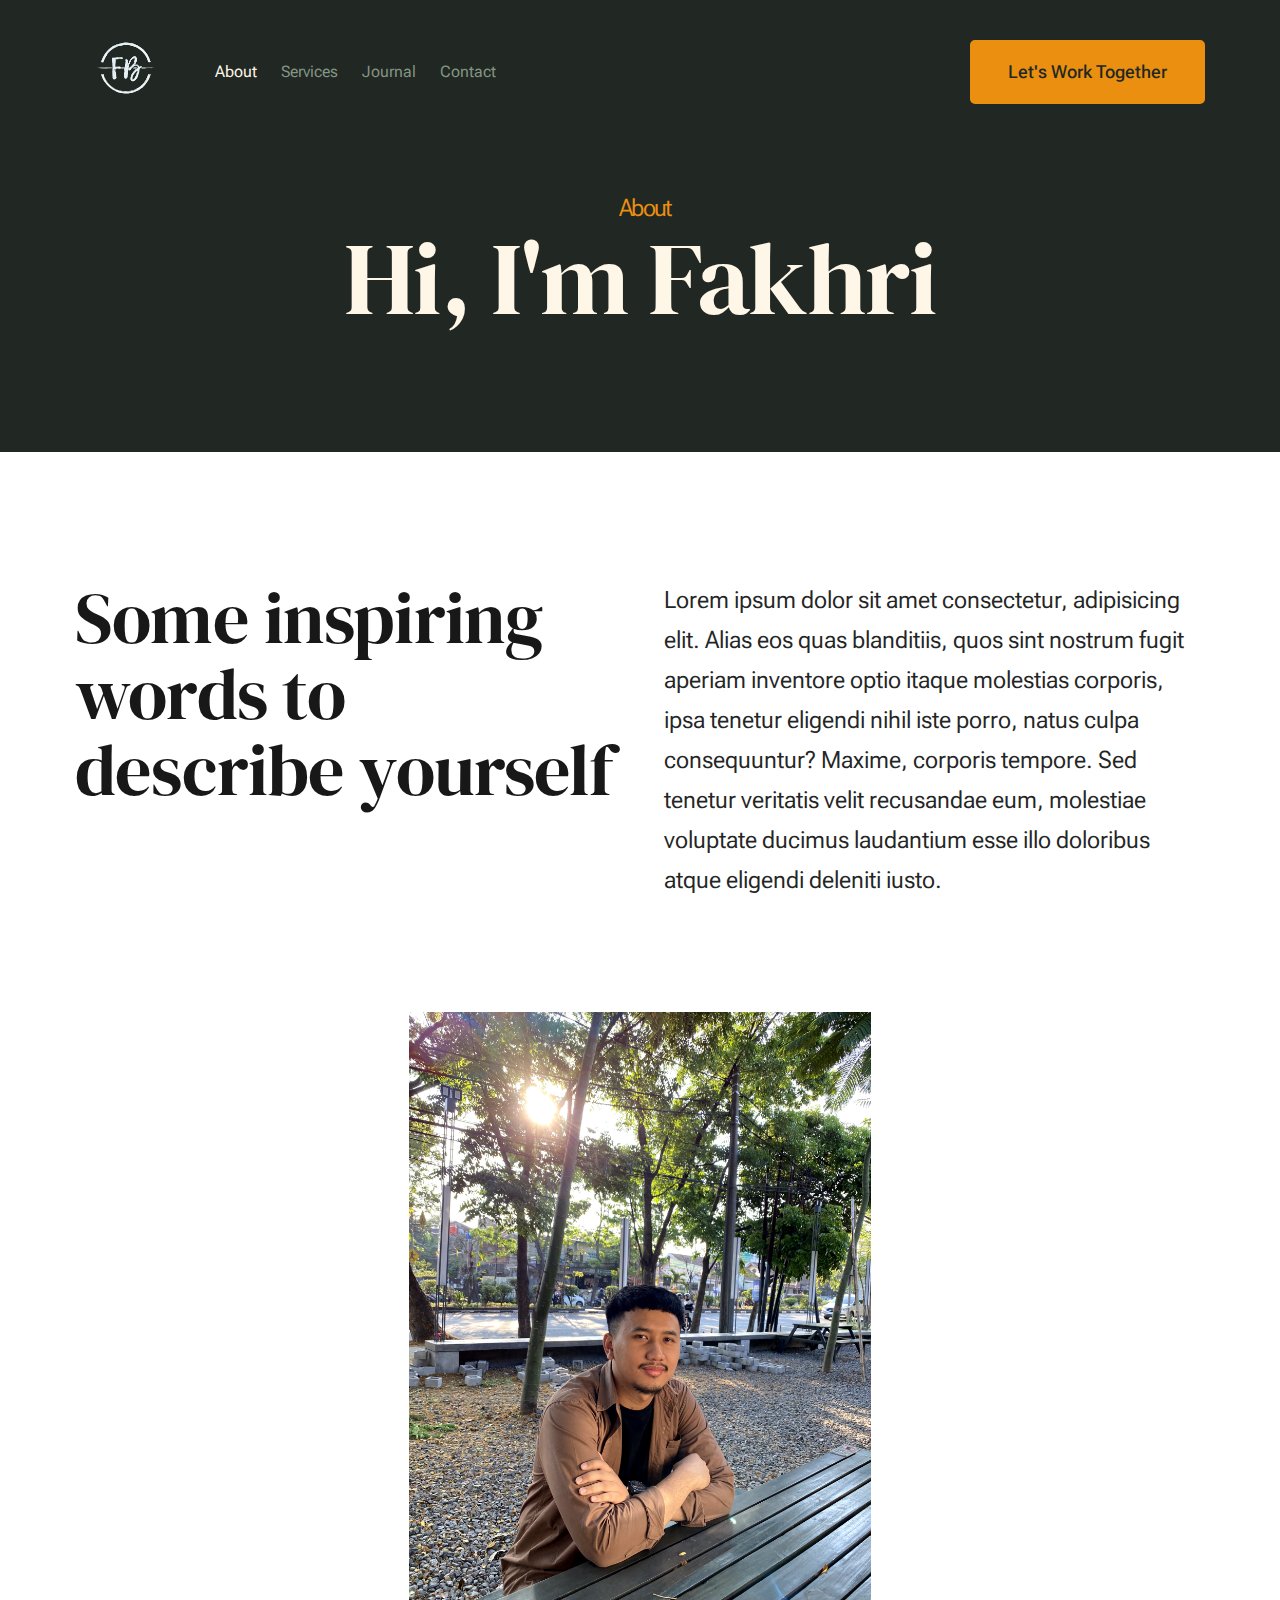
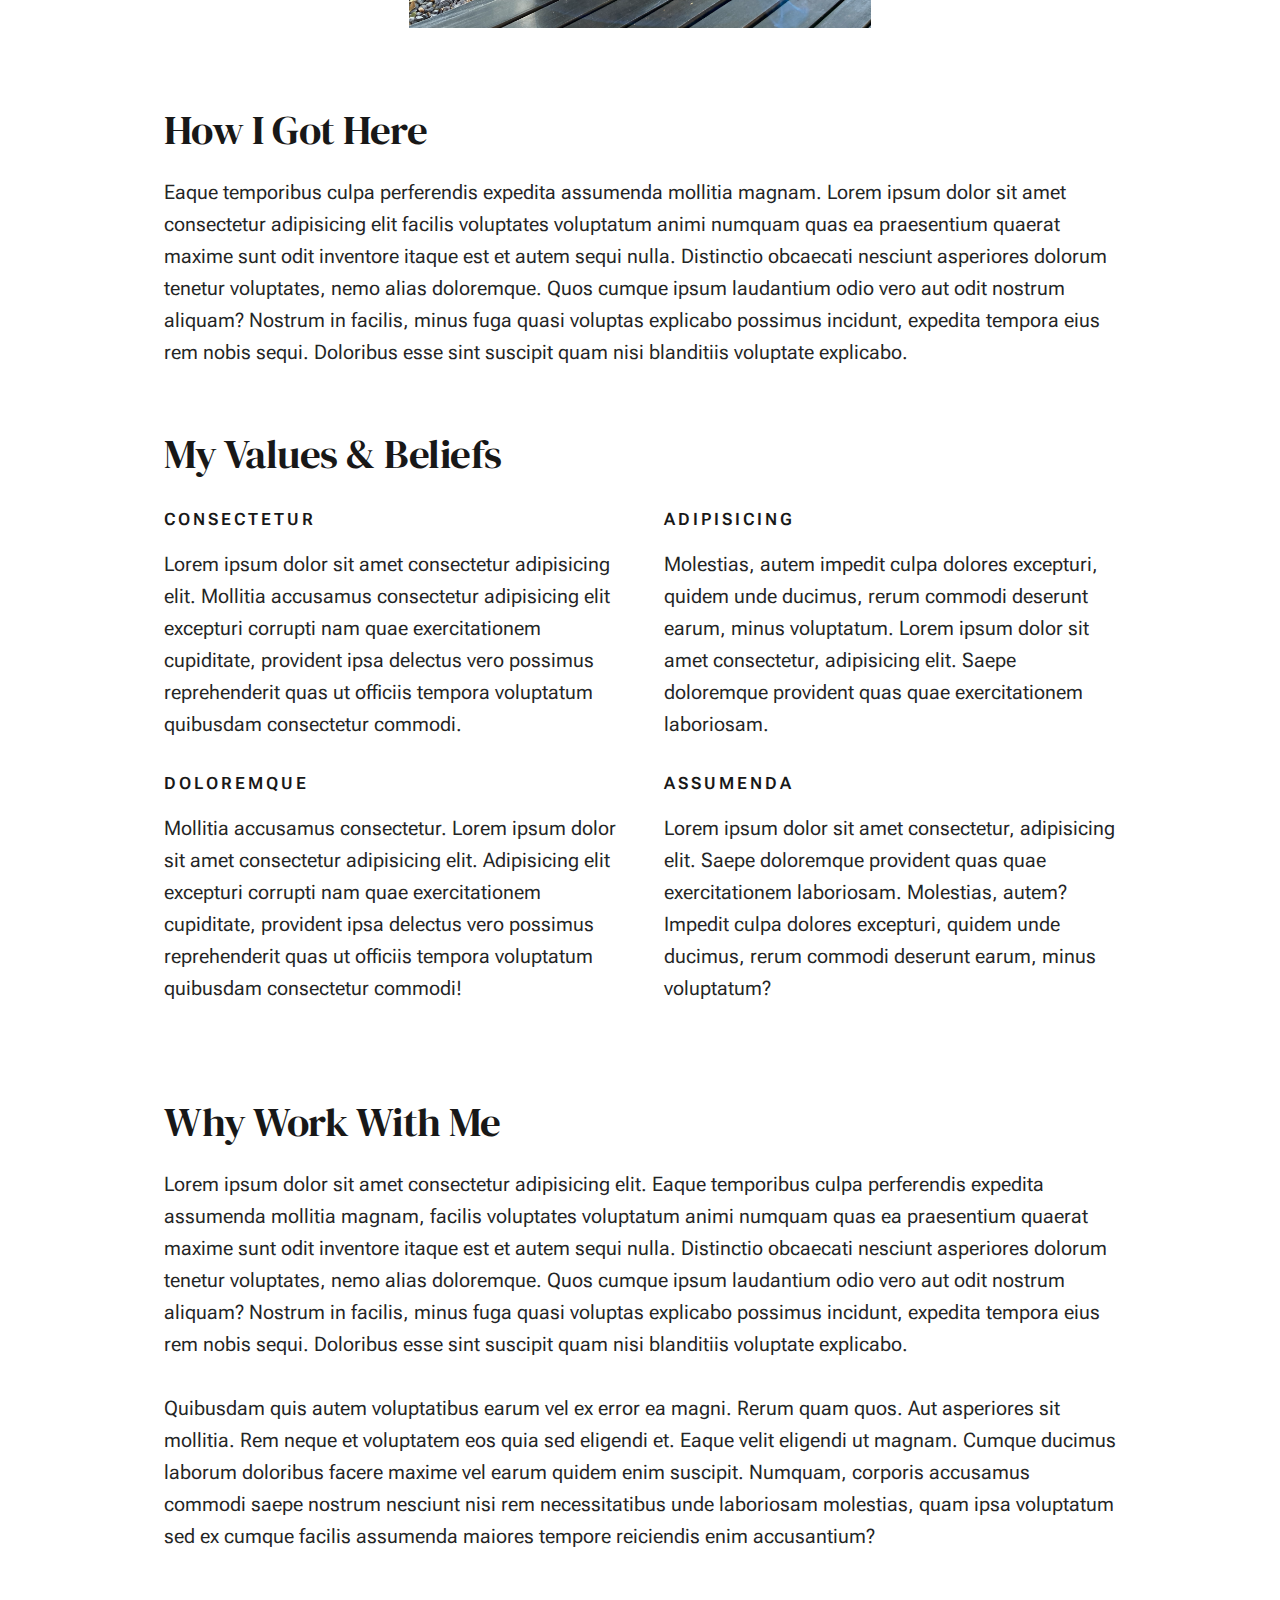
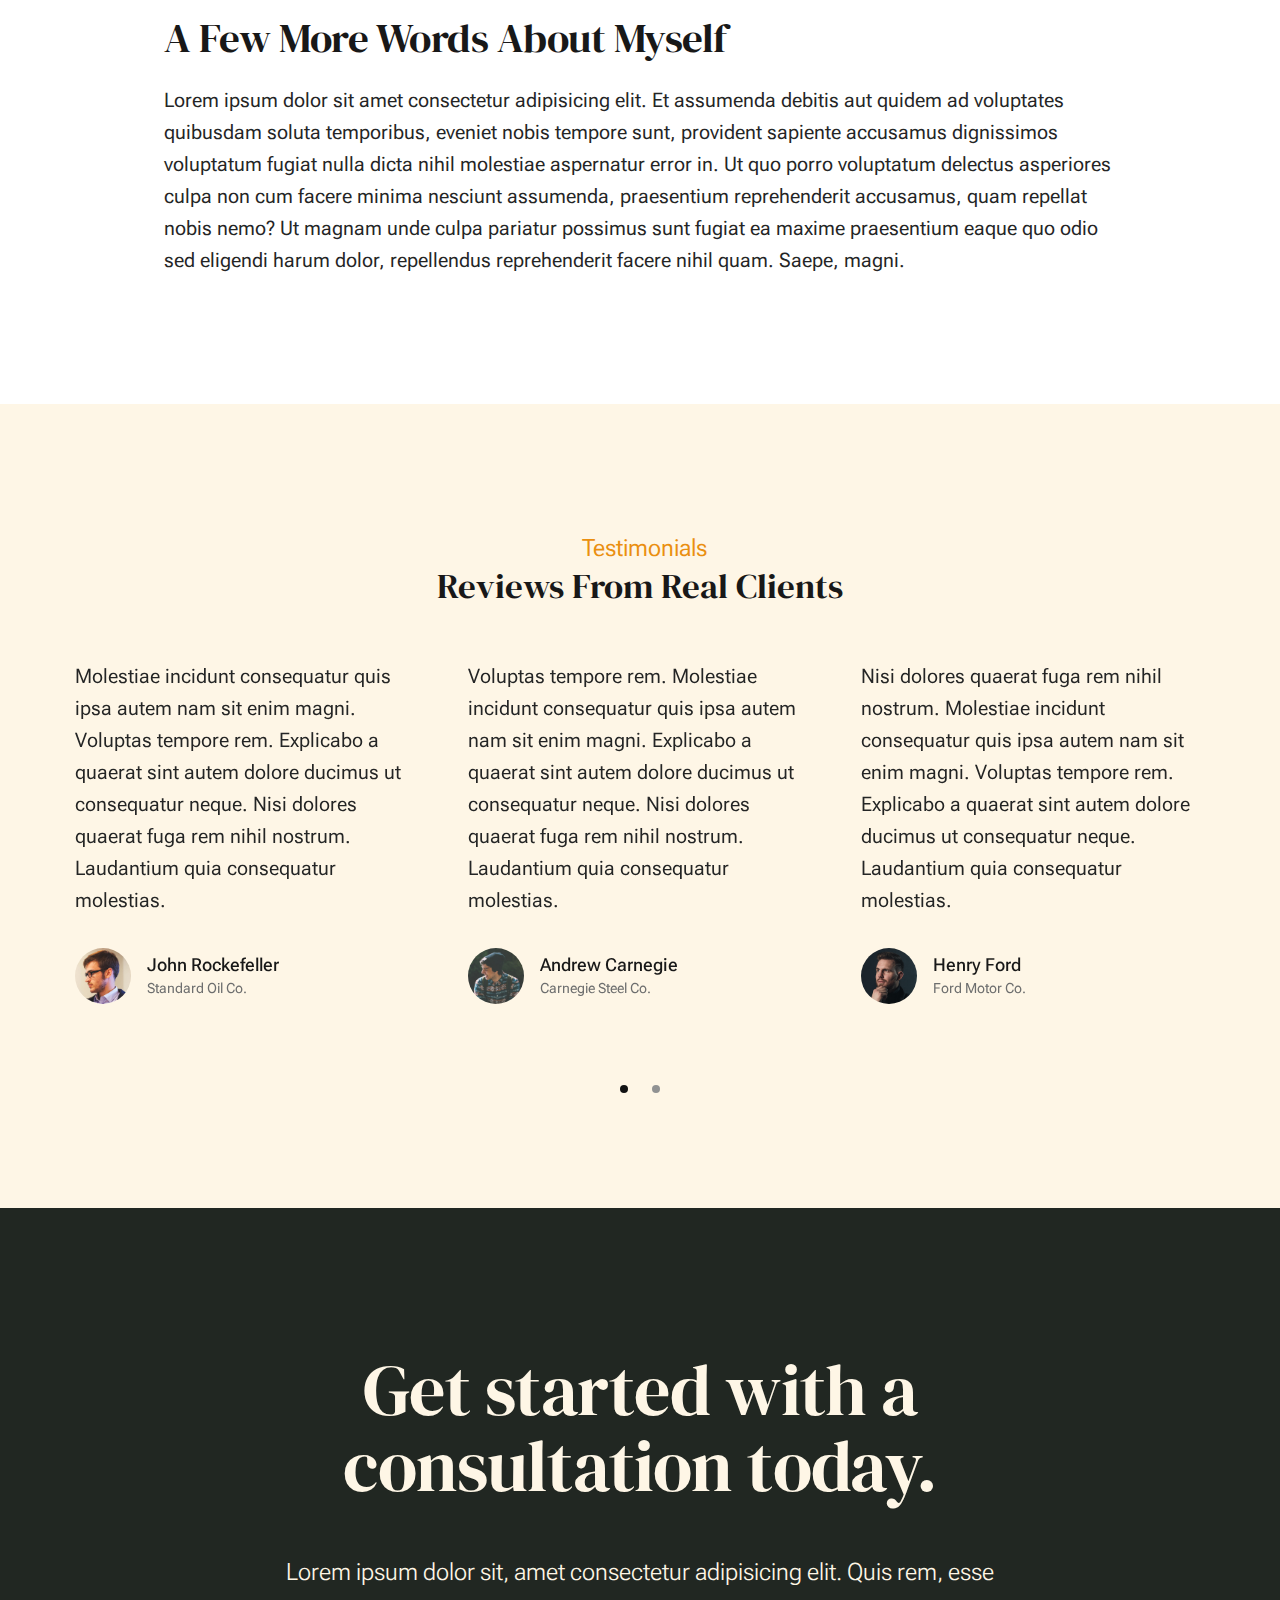
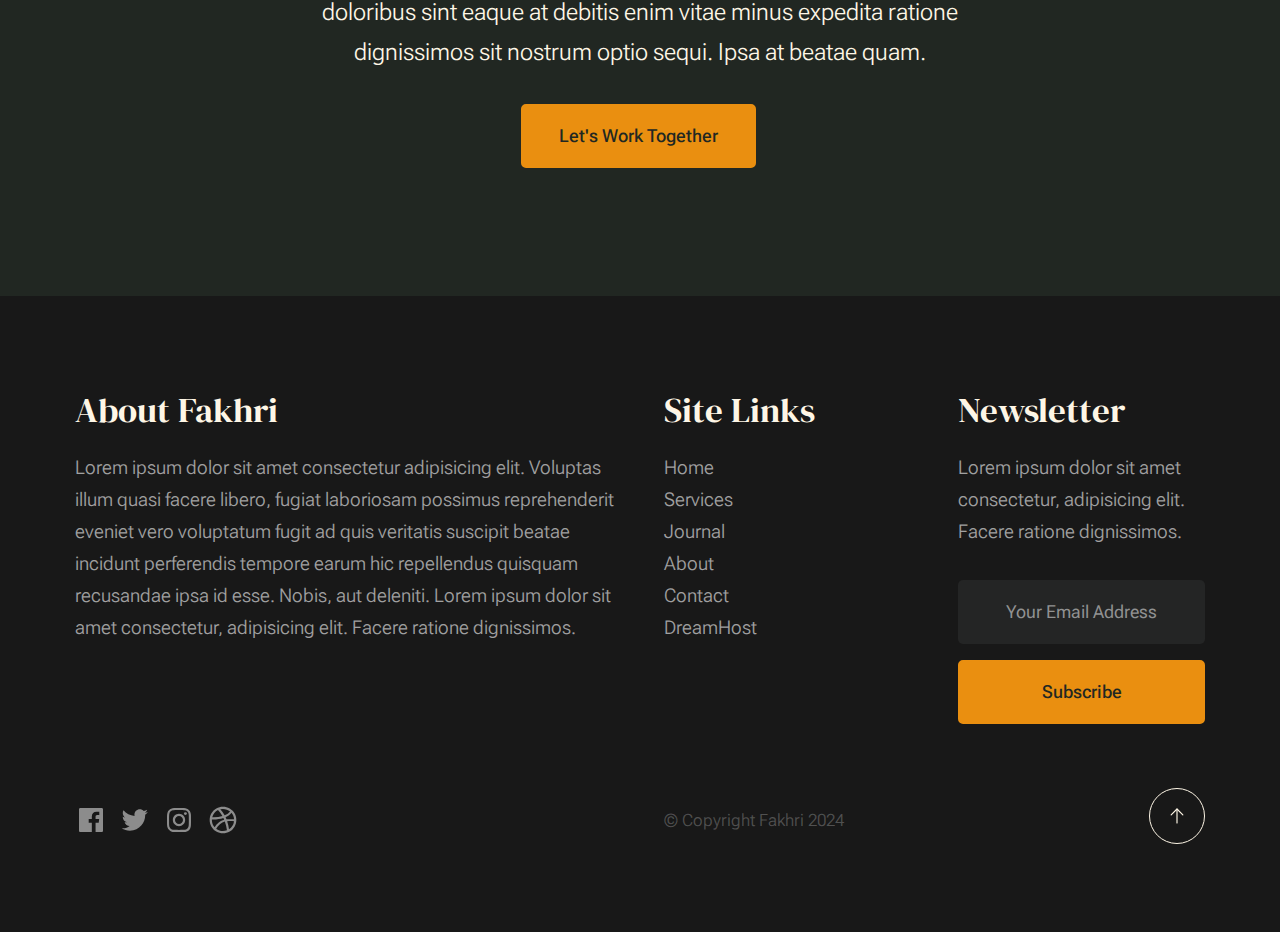
<file: about.html>
<!DOCTYPE html>
<html lang="en" class="no-js" >
<head>

    <!--- basic page needs
    ================================================== -->
    <meta charset="utf-8">
    <meta name="viewport" content="width=device-width, initial-scale=1">
    <title>About - Fakhri</title>

    <script>
        document.documentElement.classList.remove('no-js');
        document.documentElement.classList.add('js');
    </script>

    <!-- CSS
    ================================================== -->
    <link rel="stylesheet" href="css/vendor.css">
    <link rel="stylesheet" href="css/styles.css">

    <!-- favicons
    ================================================== -->
    <link rel="apple-touch-icon" sizes="180x180" href="apple-touch-icon.png">
    <link rel="icon" type="image/png" sizes="32x32" href="favicon-32x32.png">
    <link rel="icon" type="image/png" sizes="16x16" href="favicon-16x16.png">
    <link rel="manifest" href="site.webmanifest">

</head>


<body id="top">


    <!-- preloader
    ================================================== -->
    <div id="preloader">
        <div id="loader" class="dots-fade">
            <div></div>
            <div></div>
            <div></div>
        </div>
    </div>


    <!-- page wrap
    ================================================== -->
    <div id="page" class="s-pagewrap">


        <!-- # site header 
        ================================================== -->
        <header class="s-header">

            <div class="row s-header__inner width-sixteen-col">

                <div class="s-header__block">
                    <div class="s-header__logo">
                        <a class="logo" href="index.html">
                            <img src="images/logo.svg" alt="Homepage">
                        </a>
                    </div>

                    <a class="s-header__menu-toggle" href="#0"><span>Menu</span></a>
                </div> <!-- end s-header__block -->

                <nav class="s-header__nav">
    
                    <ul class="s-header__menu-links">
                        <li class="current"><a href="about.html">About</a></li>
                        <li><a href="services.html">Services</a></li>
                        <li><a href="blog.html">Journal</a></li>
                        <li><a href="contact.html">Contact</a></li>
                    </ul> <!-- s-header__menu-links -->

                    <div class="s-header__contact">
                        <a href="contact.html" class="btn btn--primary s-header__contact-btn">Let's Work Together</a>                        
                    </div> <!-- s-header__contact -->
    
                </nav> <!-- end s-header__nav -->

            </div> <!-- end s-header__inner -->

        </header> <!-- end s-header -->


        <!-- # site main content
        ================================================== -->
        <section id="content" class="s-content">

               <section class="s-pageheader pageheader">
                    <div class="row">
                        <div class="column xl-12">
                            <h1 class="page-title">
                                <span class="page-title__small-type text-pretitle">About</span>
                                Hi, I'm Fakhri
                            </h1>
                            
                        </div>
                    </div>
               </section> <!-- end pageheader --> 

               <section class="s-pagecontent pagecontent">

                    <div class="row pageintro">
                        <div class="column xl-6 lg-12">
                            <h2 class="text-display-title">Some inspiring words to describe yourself</h2>
                        </div>
                        <div class="column xl-6 lg-12 u-flexitem-x-right">
                            <p class="lead">
                            Lorem ipsum dolor sit amet consectetur, adipisicing elit. Alias eos quas blanditiis, quos sint nostrum fugit aperiam 
                            inventore optio itaque molestias corporis, ipsa tenetur eligendi nihil iste porro, natus culpa consequuntur? Maxime, 
                            corporis tempore. Sed tenetur veritatis velit recusandae eum, molestiae voluptate ducimus laudantium esse illo 
                            doloribus atque eligendi deleniti iusto. 
                            </p>
                        </div>                       
                    </div> <!-- end pageintro -->   
                    
                    <div class="row pagemedia">
                        <d class="column xl-12">
                            <figure class="page-media">                                
                                <img src="images/thumbs/about/about-1200.jpg" 
                                     srcset="images/thumbs/about/about-2400.jpg 2400w, 
                                             images/thumbs/about/about-1200.jpg 1200w, 
                                             images/thumbs/about/about-600.jpg 600w" sizes="(max-width: 2400px) 100vw, 2400px" alt="">
                            </figure>
                        </d>
                    </div> <!-- end pagemedia -->

                    <div class="row width-narrower pagemain">
                        <div class="column xl-12"> 

                            <h2>How I Got Here</h2>
                            <p>
                            Eaque temporibus culpa perferendis expedita assumenda mollitia magnam. Lorem ipsum dolor sit amet consectetur adipisicing elit
                            facilis voluptates voluptatum animi numquam quas ea praesentium quaerat maxime sunt odit inventore itaque est et autem sequi nulla. 
                            Distinctio obcaecati nesciunt asperiores dolorum tenetur voluptates, nemo alias doloremque. Quos cumque ipsum laudantium odio vero 
                            aut odit nostrum aliquam? Nostrum in facilis, minus fuga quasi voluptas explicabo possimus incidunt, expedita tempora eius rem nobis sequi. 
                            Doloribus esse sint suscipit quam nisi blanditiis voluptate explicabo.
                            </p>

                            <h2 class="u-add-bottom">My Values & Beliefs</h2>

                            <div class="grid-list-items list-items">
                                <div class="grid-list-items__item list-items__item u-remove-bottom">
                                    <div class="list-items__item-header">
                                        <h6 class="list-items__item-small-title">Consectetur</h6>
                                    </div>
                                    <p>
                                    Lorem ipsum dolor sit amet consectetur adipisicing elit. Mollitia accusamus consectetur adipisicing elit excepturi corrupti 
                                    nam quae exercitationem cupiditate, provident ipsa delectus vero possimus reprehenderit quas ut officiis tempora voluptatum 
                                    quibusdam consectetur commodi.
                                    </p>
                                </div>
                                <div class="grid-list-items__item list-items__item u-remove-bottom">
                                    <div class="list-items__item-header">
                                        <h6 class="list-items__item-small-title">Adipisicing</h6>
                                    </div>
                                    <p> 
                                    Molestias, autem impedit culpa dolores excepturi, quidem unde ducimus, rerum commodi deserunt earum, minus voluptatum.
                                    Lorem ipsum dolor sit amet consectetur, adipisicing elit. Saepe doloremque provident quas quae exercitationem laboriosam.
                                    </p>
                                </div>
                                <div class="grid-list-items__item list-items__item u-remove-bottom">
                                    <div class="list-items__item-header">
                                        <h6 class="list-items__item-small-title">Doloremque</h6>
                                    </div>
                                    <p>
                                    Mollitia accusamus consectetur. Lorem ipsum dolor sit amet consectetur adipisicing elit. Adipisicing elit excepturi corrupti 
                                    nam quae exercitationem cupiditate, provident ipsa delectus vero possimus reprehenderit quas ut officiis tempora voluptatum 
                                    quibusdam consectetur commodi!
                                    </p>
                                </div>
                                <div class="grid-list-items__item list-items__item u-remove-bottom">
                                    <div class="list-items__item-header">
                                        <h6 class="list-items__item-small-title">Assumenda</h6>
                                    </div>
                                    <p>
                                    Lorem ipsum dolor sit amet consectetur, adipisicing elit. Saepe doloremque provident quas quae exercitationem laboriosam. 
                                    Molestias, autem? Impedit culpa dolores excepturi, quidem unde ducimus, rerum commodi deserunt earum, minus voluptatum?
                                    </p>
                                </div>
                            </div> <!--grid-list-items -->

                            <h2>Why Work With Me</h2>
                            <p>
                            Lorem ipsum dolor sit amet consectetur adipisicing elit. Eaque temporibus culpa perferendis expedita assumenda mollitia magnam, 
                            facilis voluptates voluptatum animi numquam quas ea praesentium quaerat maxime sunt odit inventore itaque est et autem sequi nulla. 
                            Distinctio obcaecati nesciunt asperiores dolorum tenetur voluptates, nemo alias doloremque. Quos cumque ipsum laudantium odio vero aut 
                            odit nostrum aliquam? Nostrum in facilis, minus fuga quasi voluptas explicabo possimus incidunt, expedita tempora eius rem nobis sequi. 
                            Doloribus esse sint suscipit quam nisi blanditiis voluptate explicabo.
                            </p>

                            <p>
                            Quibusdam quis autem voluptatibus earum vel ex error ea magni. Rerum quam quos. Aut asperiores sit mollitia. Rem neque et voluptatem 
                            eos quia sed eligendi et. Eaque velit eligendi ut magnam. Cumque ducimus laborum doloribus facere maxime vel earum quidem enim suscipit. 
                            Numquam, corporis accusamus commodi saepe nostrum nesciunt nisi rem necessitatibus unde laboriosam molestias, quam ipsa voluptatum sed 
                            ex cumque facilis assumenda maiores tempore reiciendis enim accusantium?
                            </p>                   

                            <h2>A Few More Words About Myself</h2>
                            <p>
                            Lorem ipsum dolor sit amet consectetur adipisicing elit. Et assumenda debitis aut quidem ad voluptates quibusdam soluta temporibus, 
                            eveniet nobis tempore sunt, provident sapiente accusamus dignissimos voluptatum fugiat nulla dicta nihil molestiae aspernatur error in. 
                            Ut quo porro voluptatum delectus asperiores culpa non cum facere minima nesciunt assumenda, praesentium reprehenderit accusamus, quam 
                            repellat nobis nemo? Ut magnam unde culpa pariatur possimus sunt fugiat ea maxime praesentium eaque quo odio sed eligendi harum dolor, 
                            repellendus reprehenderit facere nihil quam. Saepe, magni.
                            </p>

                        </div> <!-- end grid-block-->
                    </div> <!-- end pagemain -->

               </section> <!-- pagecontent -->

               <section class="s-testimonials">

                    <div class="s-testimonials__header row row-x-center text-center">
                        <div class="column xl-8 lg-12">
        
                            <p class="text-pretitle">
                            Testimonials
                            </p>
                            <h3>
                            Reviews From Real Clients
                            </h3>                        
        
                        </div>
                    </div> <!--end s-testimonials__header -->

                    <div class="row s-testimonials__content">
                        <div class="column xl-12 testimonials">

                            <div class="swiper-container testimonials__slider page-slider">

                                <div class="swiper-wrapper">
                                    <div class="testimonials__slide swiper-slide">
                                        <p>
                                        Molestiae incidunt consequatur quis ipsa autem nam sit enim magni. Voluptas tempore rem. 
                                        Explicabo a quaerat sint autem dolore ducimus ut consequatur neque. Nisi dolores quaerat fuga rem nihil nostrum.
                                        Laudantium quia consequatur molestias.
                                        </p>
                                        <div class="testimonials__author">
                                            <img src="images/avatars/user-01.jpg" alt="Author image" class="testimonials__avatar">
                                            <cite class="testimonials__cite">
                                                <strong>John Rockefeller</strong>
                                                <span>Standard Oil Co.</span>
                                            </cite>
                                        </div>
                                    </div>
                                    <div class="testimonials__slide swiper-slide">
                                        <p>
                                        Voluptas tempore rem. Molestiae incidunt consequatur quis ipsa autem nam sit enim magni. 
                                        Explicabo a quaerat sint autem dolore ducimus ut consequatur neque. Nisi dolores quaerat fuga rem nihil nostrum.
                                        Laudantium quia consequatur molestias.
                                        </p>
                                        <div class="testimonials__author">
                                            <img src="images/avatars/user-04.jpg" alt="Author image" class="testimonials__avatar">
                                            <cite class="testimonials__cite">
                                                <strong>Andrew Carnegie</strong>
                                                <span>Carnegie Steel Co.</span>
                                            </cite>
                                        </div>
                                    </div>
                                    <div class="testimonials__slide swiper-slide">
                                        <p>
                                        Nisi dolores quaerat fuga rem nihil nostrum. Molestiae incidunt consequatur quis ipsa autem nam sit enim magni. 
                                        Voluptas tempore rem. Explicabo a quaerat sint autem dolore ducimus ut consequatur neque. 
                                        Laudantium quia consequatur molestias.
                                        </p>
                                        <div class="testimonials__author">
                                            <img src="images/avatars/user-06.jpg" alt="Author image" class="testimonials__avatar">
                                            <cite class="testimonials__cite">
                                                <strong>Henry Ford</strong>
                                                <span>Ford Motor Co.</span>
                                            </cite>
                                        </div>
                                    </div>
                                    <div class="testimonials__slide swiper-slide">
                                        <p>
                                        Molestiae incidunt consequatur quis ipsa autem nam sit enim magni. Voluptas tempore rem. 
                                        Explicabo a quaerat sint autem dolore ducimus ut consequatur neque. Nisi dolores quaerat fuga rem nihil nostrum.
                                        Laudantium quia consequatur molestias.
                                        </p>
                                        <div class="testimonials__author">
                                            <img src="images/avatars/user-02.jpg" alt="Author image" class="testimonials__avatar">
                                            <cite class="testimonials__cite">
                                                <strong>John Morgan</strong>
                                                <span>JP Morgan & Co.</span>
                                            </cite>
                                        </div>
                                    </div> 
                                </div> <!-- end swiper-wrapper --> 

                                <div class="swiper-pagination"></div>

                            </div> <!--end testimonials__slider --> 

                        </div> <!-- testimonials -->
                    </div> <!--end s-testimonials__content -->

               </section> <!-- end s-testimonials -->

        </section> <!-- s-content-->

        <!-- # cta
        ================================================== -->
        <section id="cta" class="s-cta">

            <div class="row row-x-center text-center">
                <div class="column xl-8 lg-12">

                    <div class="s-cta__content">
                        <h2 class="text-display-title">
                        Get started with a consultation today.
                        </h2>
                        <p class="lead">
                        Lorem ipsum dolor sit, amet consectetur adipisicing elit. Quis rem, esse doloribus sint eaque at debitis enim vitae minus expedita ratione dignissimos sit nostrum optio sequi. Ipsa at beatae quam.
                        </p>
                        <a href="contact.html" class="btn btn--primary">Let's Work Together</a>
                    </div>

                </div>
            </div>

        </section> <!-- end s-cta -->


        <!-- # footer 
        ================================================== -->
        <footer class="s-footer">
            <div class="row s-footer__content">
                <div class="column xl-6 lg-6 md-12 s-footer__block s-footer__about">                    
                    <h3>About Fakhri</h3>
                    <p>
                    Lorem ipsum dolor sit amet consectetur adipisicing elit. Voluptas illum quasi facere libero, 
                    fugiat laboriosam possimus reprehenderit eveniet vero voluptatum fugit ad quis veritatis suscipit beatae 
                    incidunt perferendis tempore earum hic repellendus quisquam recusandae ipsa id esse. Nobis, aut deleniti.
                    Lorem ipsum dolor sit amet consectetur, adipisicing elit. Facere ratione dignissimos.
                    </p>               
                </div>                
                <div class="column xl-3 lg-6 md-12 s-footer__block s-footer__site-links">
                    <h3>Site Links</h3>
                    <ul class="link-list">
                        <li><a href="index.html">Home</a></li>
                        <li><a href="services.html">Services</a></li>
                        <li><a href="blog.html">Journal</a></li>
                        <li><a href="about.html">About</a></li>
                        <li><a href="contact.html">Contact</a></li>
                        <li><a href="https://www.dreamhost.com/r.cgi?287326">DreamHost</a></li>
                    </ul>
                </div>
                <div class="column xl-3 lg-6 md-12 tab-12 s-footer__block s-footer__newsletter">
                    <h3>Newsletter</h3>

                    <p>
                    Lorem ipsum dolor sit amet consectetur, adipisicing elit. Facere ratione dignissimos.
                    </p>

                    <div class="subscribe-form">
                        <form id="mc-form" class="mc-form">
                            <input type="email" name="EMAIL" id="mce-EMAIL" class="u-fullwidth text-center" placeholder="Your Email Address" title="The domain portion of the email address is invalid (the portion after the @)." pattern="^([^\x00-\x20\x22\x28\x29\x2c\x2e\x3a-\x3c\x3e\x40\x5b-\x5d\x7f-\xff]+|\x22([^\x0d\x22\x5c\x80-\xff]|\x5c[\x00-\x7f])*\x22)(\x2e([^\x00-\x20\x22\x28\x29\x2c\x2e\x3a-\x3c\x3e\x40\x5b-\x5d\x7f-\xff]+|\x22([^\x0d\x22\x5c\x80-\xff]|\x5c[\x00-\x7f])*\x22))*\x40([^\x00-\x20\x22\x28\x29\x2c\x2e\x3a-\x3c\x3e\x40\x5b-\x5d\x7f-\xff]+|\x5b([^\x0d\x5b-\x5d\x80-\xff]|\x5c[\x00-\x7f])*\x5d)(\x2e([^\x00-\x20\x22\x28\x29\x2c\x2e\x3a-\x3c\x3e\x40\x5b-\x5d\x7f-\xff]+|\x5b([^\x0d\x5b-\x5d\x80-\xff]|\x5c[\x00-\x7f])*\x5d))*(\.\w{2,})+$" required>
                            <input type="submit" name="subscribe" value="Subscribe" class="btn btn--primary btn--small u-fullwidth">
                            <!-- <div style="position: absolute; left: -5000px;" aria-hidden="true"><input type="text" name="b_cdb7b577e41181934ed6a6a44_9a91cfe7b3" tabindex="-1" value=""></div> -->
                            <div class="mc-status"></div>
                        </form>
                    </div>
                </div>
            </div>    
            
            <div class="row s-footer__bottom">
                <div class="column xl-6 lg-12">
                    <ul class="s-footer__social social-list">
                        <li>
                            <a href="https://www.facebook.com/fakhri.azis">
                                <svg xmlns="http://www.w3.org/2000/svg" width="24" height="24" viewBox="0 0 24 24" style="fill:rgba(0, 0, 0, 1);transform:;-ms-filter:"><path d="M20,3H4C3.447,3,3,3.448,3,4v16c0,0.552,0.447,1,1,1h8.615v-6.96h-2.338v-2.725h2.338v-2c0-2.325,1.42-3.592,3.5-3.592 c0.699-0.002,1.399,0.034,2.095,0.107v2.42h-1.435c-1.128,0-1.348,0.538-1.348,1.325v1.735h2.697l-0.35,2.725h-2.348V21H20 c0.553,0,1-0.448,1-1V4C21,3.448,20.553,3,20,3z"></path></svg>
                                <span class="u-screen-reader-text">Facebook</span>
                            </a>
                        </li>
                        <li>
                            <a href="https://twitter.com/fakhri_bashiri">
                                <svg xmlns="http://www.w3.org/2000/svg" width="24" height="24" viewBox="0 0 24 24" style="fill:rgba(0, 0, 0, 1);transform:;-ms-filter:"><path d="M19.633,7.997c0.013,0.175,0.013,0.349,0.013,0.523c0,5.325-4.053,11.461-11.46,11.461c-2.282,0-4.402-0.661-6.186-1.809 c0.324,0.037,0.636,0.05,0.973,0.05c1.883,0,3.616-0.636,5.001-1.721c-1.771-0.037-3.255-1.197-3.767-2.793 c0.249,0.037,0.499,0.062,0.761,0.062c0.361,0,0.724-0.05,1.061-0.137c-1.847-0.374-3.23-1.995-3.23-3.953v-0.05 c0.537,0.299,1.16,0.486,1.82,0.511C3.534,9.419,2.823,8.184,2.823,6.787c0-0.748,0.199-1.434,0.548-2.032 c1.983,2.443,4.964,4.04,8.306,4.215c-0.062-0.3-0.1-0.611-0.1-0.923c0-2.22,1.796-4.028,4.028-4.028 c1.16,0,2.207,0.486,2.943,1.272c0.91-0.175,1.782-0.512,2.556-0.973c-0.299,0.935-0.936,1.721-1.771,2.22 c0.811-0.088,1.597-0.312,2.319-0.624C21.104,6.712,20.419,7.423,19.633,7.997z"></path></svg>
                                <span class="u-screen-reader-text">Twitter</span>
                            </a>
                        </li>
                        <li>
                            <a href="https://www.instagram.com/fakhri_bashiri/">
                                <svg xmlns="http://www.w3.org/2000/svg" width="24" height="24" viewBox="0 0 24 24" style="fill:rgba(0, 0, 0, 1);transform:;-ms-filter:"><path d="M11.999,7.377c-2.554,0-4.623,2.07-4.623,4.623c0,2.554,2.069,4.624,4.623,4.624c2.552,0,4.623-2.07,4.623-4.624 C16.622,9.447,14.551,7.377,11.999,7.377L11.999,7.377z M11.999,15.004c-1.659,0-3.004-1.345-3.004-3.003 c0-1.659,1.345-3.003,3.004-3.003s3.002,1.344,3.002,3.003C15.001,13.659,13.658,15.004,11.999,15.004L11.999,15.004z"></path><circle cx="16.806" cy="7.207" r="1.078"></circle><path d="M20.533,6.111c-0.469-1.209-1.424-2.165-2.633-2.632c-0.699-0.263-1.438-0.404-2.186-0.42 c-0.963-0.042-1.268-0.054-3.71-0.054s-2.755,0-3.71,0.054C7.548,3.074,6.809,3.215,6.11,3.479C4.9,3.946,3.945,4.902,3.477,6.111 c-0.263,0.7-0.404,1.438-0.419,2.186c-0.043,0.962-0.056,1.267-0.056,3.71c0,2.442,0,2.753,0.056,3.71 c0.015,0.748,0.156,1.486,0.419,2.187c0.469,1.208,1.424,2.164,2.634,2.632c0.696,0.272,1.435,0.426,2.185,0.45 c0.963,0.042,1.268,0.055,3.71,0.055s2.755,0,3.71-0.055c0.747-0.015,1.486-0.157,2.186-0.419c1.209-0.469,2.164-1.424,2.633-2.633 c0.263-0.7,0.404-1.438,0.419-2.186c0.043-0.962,0.056-1.267,0.056-3.71s0-2.753-0.056-3.71C20.941,7.57,20.801,6.819,20.533,6.111z M19.315,15.643c-0.007,0.576-0.111,1.147-0.311,1.688c-0.305,0.787-0.926,1.409-1.712,1.711c-0.535,0.199-1.099,0.303-1.67,0.311 c-0.95,0.044-1.218,0.055-3.654,0.055c-2.438,0-2.687,0-3.655-0.055c-0.569-0.007-1.135-0.112-1.669-0.311 c-0.789-0.301-1.414-0.923-1.719-1.711c-0.196-0.534-0.302-1.099-0.311-1.669c-0.043-0.95-0.053-1.218-0.053-3.654 c0-2.437,0-2.686,0.053-3.655c0.007-0.576,0.111-1.146,0.311-1.687c0.305-0.789,0.93-1.41,1.719-1.712 c0.534-0.198,1.1-0.303,1.669-0.311c0.951-0.043,1.218-0.055,3.655-0.055c2.437,0,2.687,0,3.654,0.055 c0.571,0.007,1.135,0.112,1.67,0.311c0.786,0.303,1.407,0.925,1.712,1.712c0.196,0.534,0.302,1.099,0.311,1.669 c0.043,0.951,0.054,1.218,0.054,3.655c0,2.436,0,2.698-0.043,3.654H19.315z"></path></svg>
                                <span class="u-screen-reader-text">Instagram</span>
                            </a>
                        </li>
                        <li>
                            <a href="#0">
                                <svg xmlns="http://www.w3.org/2000/svg" width="24" height="24" viewBox="0 0 24 24" style="fill: rgba(0, 0, 0, 1);transform: ;msFilter:;"><path d="M20.66 6.98a9.932 9.932 0 0 0-3.641-3.64C15.486 2.447 13.813 2 12 2s-3.486.447-5.02 1.34c-1.533.893-2.747 2.107-3.64 3.64S2 10.187 2 12s.446 3.487 1.34 5.02a9.924 9.924 0 0 0 3.641 3.64C8.514 21.553 10.187 22 12 22s3.486-.447 5.02-1.34a9.932 9.932 0 0 0 3.641-3.64C21.554 15.487 22 13.813 22 12s-.446-3.487-1.34-5.02zM12 3.66c2 0 3.772.64 5.32 1.919-.92 1.174-2.286 2.14-4.1 2.9-1.002-1.813-2.088-3.327-3.261-4.54A7.715 7.715 0 0 1 12 3.66zM5.51 6.8a8.116 8.116 0 0 1 2.711-2.22c1.212 1.201 2.325 2.7 3.34 4.5-2 .6-4.114.9-6.341.9-.573 0-1.006-.013-1.3-.04A8.549 8.549 0 0 1 5.51 6.8zM3.66 12c0-.054.003-.12.01-.2.007-.08.01-.146.01-.2.254.014.641.02 1.161.02 2.666 0 5.146-.367 7.439-1.1.187.373.381.793.58 1.26-1.32.293-2.674 1.006-4.061 2.14S6.4 16.247 5.76 17.5c-1.4-1.587-2.1-3.42-2.1-5.5zM12 20.34c-1.894 0-3.594-.587-5.101-1.759.601-1.187 1.524-2.322 2.771-3.401 1.246-1.08 2.483-1.753 3.71-2.02a29.441 29.441 0 0 1 1.56 6.62 8.166 8.166 0 0 1-2.94.56zm7.08-3.96a8.351 8.351 0 0 1-2.58 2.621c-.24-2.08-.7-4.107-1.379-6.081.932-.066 1.765-.1 2.5-.1.799 0 1.686.034 2.659.1a8.098 8.098 0 0 1-1.2 3.46zm-1.24-5c-1.16 0-2.233.047-3.22.14a27.053 27.053 0 0 0-.68-1.62c2.066-.906 3.532-2.006 4.399-3.3 1.2 1.414 1.854 3.027 1.96 4.84-.812-.04-1.632-.06-2.459-.06z"></path></svg>
                                <span class="u-screen-reader-text">Dribbble</span>
                            </a>
                        </li>
                    </ul> <!-- end s-footer__social -->
                </div>
                <div class="column xl-6 lg-12">
                    <p class="ss-copyright">
                        <span>© Copyright Fakhri 2024</span> 
                        <!-- <span>Design by <a href="https://www.styleshout.com/">StyleShout</a> Distribution By <a href="https://themewagon.com">ThemeWagon</a></span> -->
                    </p>
                </div>

                <div class="ss-go-top">
                    <a class="smoothscroll" title="Back to Top" href="#top">
                        <svg xmlns="http://www.w3.org/2000/svg" viewBox="0 0 24 24" width="36" height="36" fill="none" stroke="#ffffff" stroke-width="1" stroke-linecap="round" stroke-linejoin="round">&lt;!--!  Atomicons Free 1.00 by @atisalab License - https://atomicons.com/license/ (Icons: CC BY 4.0) Copyright 2021 Atomicons --&gt;<polyline points="17 11 12 6 7 11"></polyline><line x1="12" y1="18" x2="12" y2="6"></line></svg>
                    </a>
                </div> <!-- end ss-go-top -->
            </div>
            
        </footer> <!-- end s-footer -->

    </div> <!-- end page-wrap -->

    <!-- Java Script
    ================================================== -->
    <script src="js/plugins.js"></script>
    <script src="js/main.js"></script>

</body>
</html>
</file>
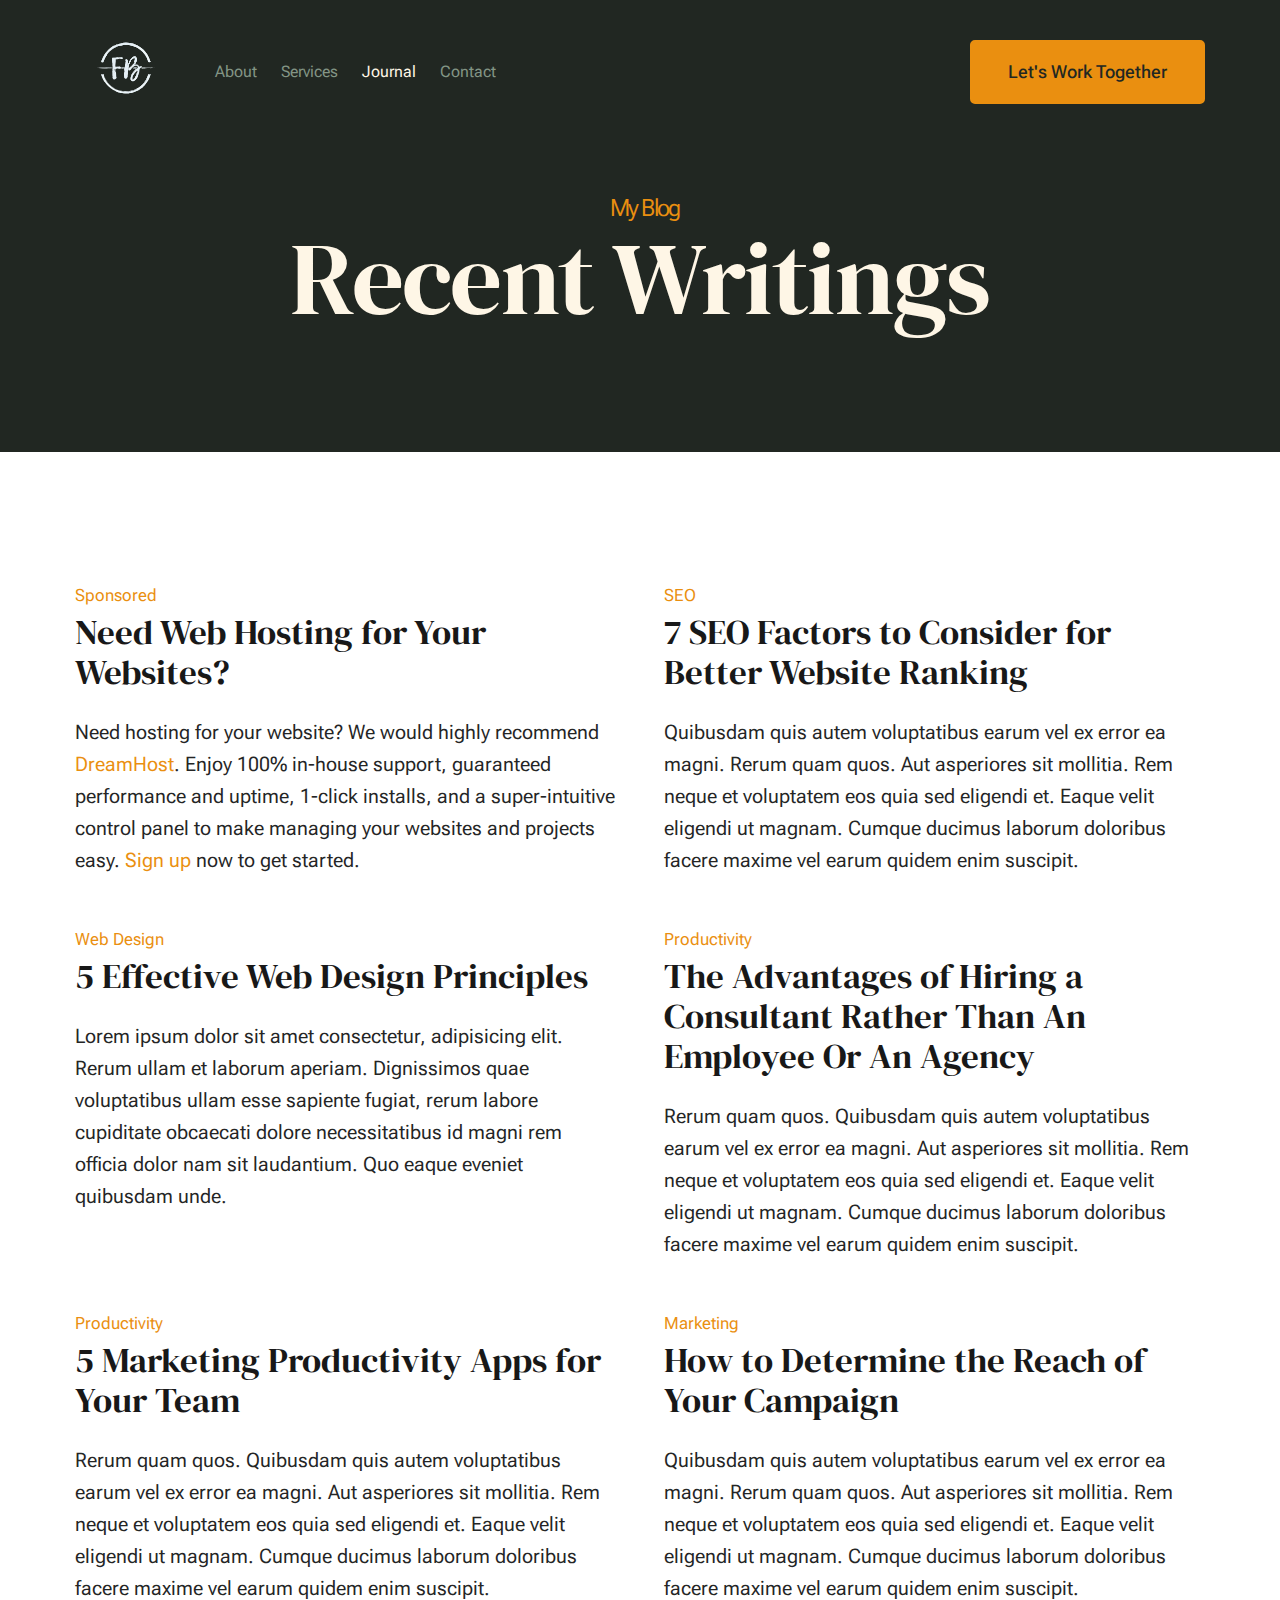
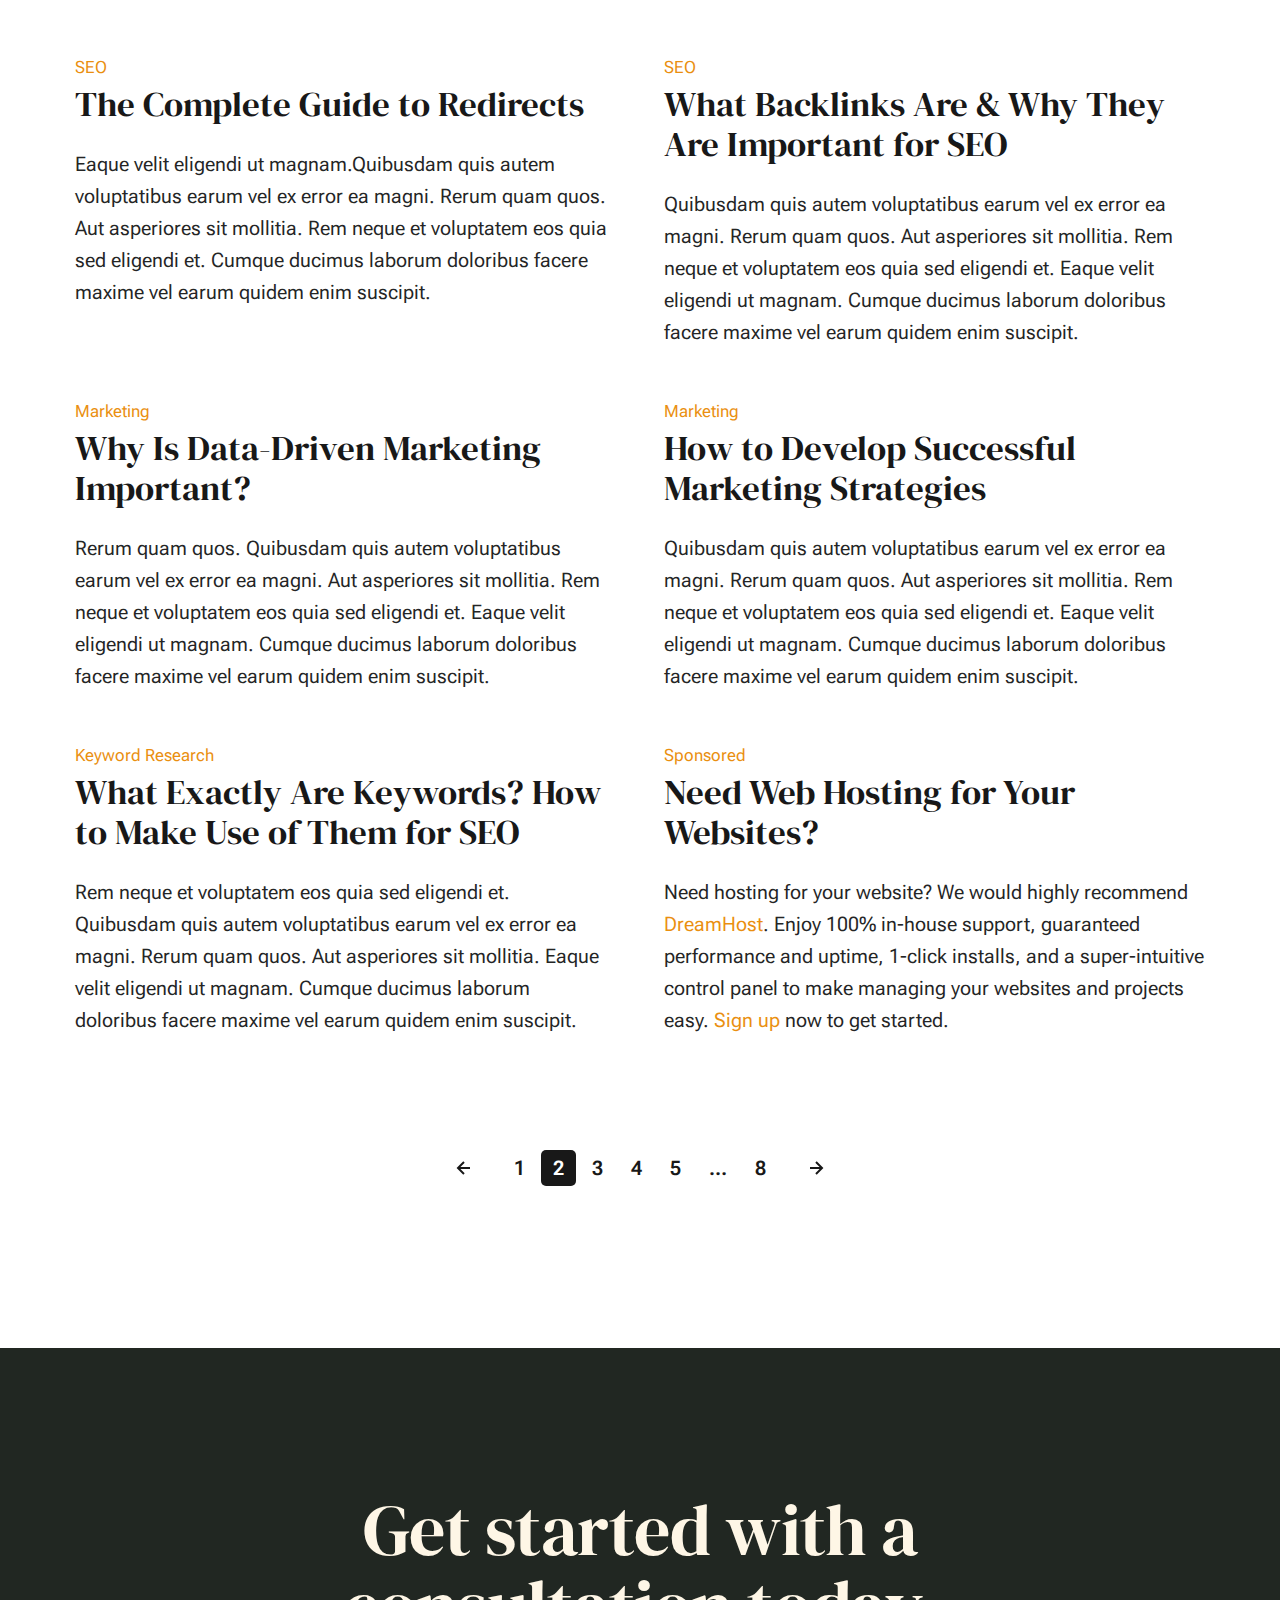
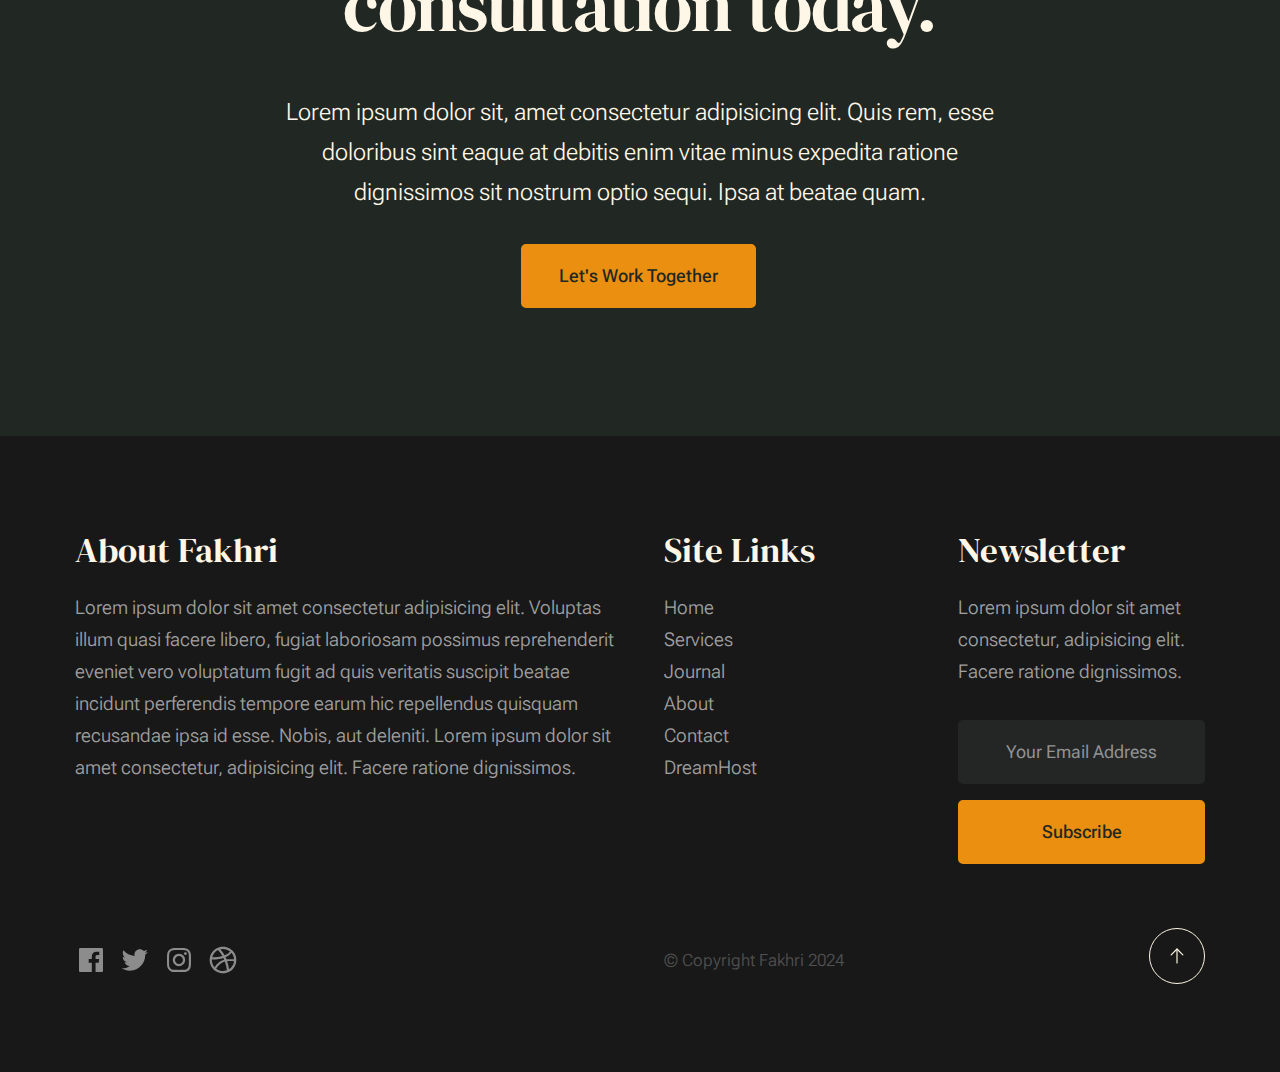
<file: blog.html>
<!DOCTYPE html>
<html lang="en" class="no-js" >
<head>

    <!--- basic page needs
    ================================================== -->
    <meta charset="utf-8">
    <meta name="viewport" content="width=device-width, initial-scale=1">
    <title>Blog - Fakhri</title>

    <script>
        document.documentElement.classList.remove('no-js');
        document.documentElement.classList.add('js');
    </script>

    <!-- CSS
    ================================================== -->
    <link rel="stylesheet" href="css/vendor.css">
    <link rel="stylesheet" href="css/styles.css">

    <!-- favicons
    ================================================== -->
    <link rel="apple-touch-icon" sizes="180x180" href="apple-touch-icon.png">
    <link rel="icon" type="image/png" sizes="32x32" href="favicon-32x32.png">
    <link rel="icon" type="image/png" sizes="16x16" href="favicon-16x16.png">
    <link rel="manifest" href="site.webmanifest">

</head>


<body id="top">


    <!-- preloader
    ================================================== -->
    <div id="preloader">
        <div id="loader" class="dots-fade">
            <div></div>
            <div></div>
            <div></div>
        </div>
    </div>


    <!-- page wrap
    ================================================== -->
    <div id="page" class="s-pagewrap">

        <!-- # site header 
        ================================================== -->
        <header class="s-header">

            <div class="row s-header__inner width-sixteen-col">

                <div class="s-header__block">
                    <div class="s-header__logo">
                        <a class="logo" href="index.html">
                            <img src="images/logo.svg" alt="Homepage">
                        </a>
                    </div>

                    <a class="s-header__menu-toggle" href="#0"><span>Menu</span></a>
                </div> <!-- end s-header__block -->

                <nav class="s-header__nav">
    
                    <ul class="s-header__menu-links">
                        <li><a href="about.html">About</a></li>
                        <li><a href="services.html">Services</a></li>
                        <li class="current"><a href="blog.html">Journal</a></li>
                        <li><a href="contact.html">Contact</a></li>
                    </ul> <!-- s-header__menu-links -->

                    <div class="s-header__contact">
                        <a href="contact.html" class="btn btn--primary s-header__contact-btn">Let's Work Together</a>                        
                    </div> <!-- s-header__contact -->
    
                </nav> <!-- end s-header__nav -->

            </div> <!-- end s-header__inner -->

        </header> <!-- end s-header -->


        <!-- # site main content
        ================================================== -->
        <section id="content" class="s-content">

               <section class="s-pageheader pageheader">
                    <div class="row">
                        <div class="column xl-12">
                            <h1 class="page-title">
                                <span class="page-title__small-type text-pretitle">My Blog</span>
                                Recent Writings
                            </h1>
                        </div>
                    </div>
               </section>   

               <section class="s-pagecontent pagecontent">

                    <div class="row">
                        <div class="column xl-12 grid-block">          
        
                            <!-- <div class="grid-full">         -->
                                <div class="grid-full grid-list-items">

                                    <div class="grid-list-items__item blog-card">
                                        <div class="blog-card__header">
                                            <div class="blog-card__cat-links">
                                                <a href="blog.html">Sponsored</a>
                                            </div>
                                            <h3 class="blog-card__title"><a href="https://www.dreamhost.com/r.cgi?287326">Need Web Hosting for Your Websites?</a></h3>
                                        </div>
                                        <div class="blog-card__text">
                                            <p>
                                            Need hosting for your website? We would highly recommend <a href="https://www.dreamhost.com/r.cgi?287326">DreamHost</a>.
                                            Enjoy 100% in-house support, guaranteed performance and uptime, 1-click installs, and a super-intuitive control 
                                            panel to make managing your websites and projects easy. <a href="https://www.dreamhost.com/r.cgi?287326">Sign up</a> now to get started.
                                            </p>
                                        </div>
                                    </div> <!-- end blog-card -->
                                    <div class="grid-list-items__item blog-card">
                                        <div class="blog-card__header">
                                            <div class="blog-card__cat-links">
                                                <a href="blog.html">SEO</a>
                                            </div>
                                            <h3 class="blog-card__title"><a href="single.html">7 SEO Factors to Consider for Better Website Ranking</a></h3>
                                        </div>
                                        <div class="blog-card__text">
                                            <p>
                                            Quibusdam quis autem voluptatibus earum vel ex error ea magni. Rerum quam quos. Aut asperiores 
                                            sit mollitia. Rem neque et voluptatem eos quia sed eligendi et. Eaque velit eligendi ut 
                                            magnam. Cumque ducimus laborum doloribus facere maxime vel earum quidem enim suscipit.
                                            </p>
                                        </div>
                                    </div> <!-- end blog-card -->
                                    <div class="grid-list-items__item blog-card">
                                        <div class="blog-card__header">
                                            <div class="blog-card__cat-links">
                                                <a href="blog.html">Web Design</a>
                                            </div>
                                            <h3 class="blog-card__title"><a href="single.html">5 Effective Web Design Principles</a></h3>
                                        </div>
                                        <div class="blog-card__text">
                                            <p>
                                            Lorem ipsum dolor sit amet consectetur, adipisicing elit. Rerum ullam et laborum aperiam. 
                                            Dignissimos quae voluptatibus ullam esse sapiente fugiat, rerum labore cupiditate obcaecati 
                                            dolore necessitatibus id magni rem officia dolor nam sit laudantium. Quo eaque eveniet quibusdam unde. 
                                            </p>
                                        </div>
                                    </div> <!-- end blog card -->
                                    <div class="grid-list-items__item blog-card">
                                        <div class="blog-card__header">
                                            <div class="blog-card__cat-links">
                                                <a href="blog.html">Productivity</a>
                                            </div>
                                            <h3 class="blog-card__title"><a href="single.html">The Advantages of Hiring a Consultant Rather Than An Employee Or An Agency</a></h3>
                                        </div>
                                        <div class="blog-card__text">
                                            <p>
                                            Rerum quam quos. Quibusdam quis autem voluptatibus earum vel ex error ea magni. Aut asperiores 
                                            sit mollitia. Rem neque et voluptatem eos quia sed eligendi et. Eaque velit eligendi ut 
                                            magnam. Cumque ducimus laborum doloribus facere maxime vel earum quidem enim suscipit.
                                            </p>
                                        </div>
                                    </div> <!-- end blog-card -->
                                    <div class="grid-list-items__item blog-card">
                                        <div class="blog-card__header">
                                            <div class="blog-card__cat-links">
                                                <a href="blog.html">Productivity</a>
                                            </div>
                                            <h3 class="blog-card__title"><a href="single.html">5 Marketing Productivity Apps for Your Team</a></h3>
                                        </div>
                                        <div class="blog-card__text">
                                            <p>
                                            Rerum quam quos. Quibusdam quis autem voluptatibus earum vel ex error ea magni. Aut asperiores 
                                            sit mollitia. Rem neque et voluptatem eos quia sed eligendi et. Eaque velit eligendi ut 
                                            magnam. Cumque ducimus laborum doloribus facere maxime vel earum quidem enim suscipit.
                                            </p>
                                        </div>
                                    </div> <!-- end blog-card -->
                                    <div class="grid-list-items__item blog-card">
                                        <div class="blog-card__header">
                                            <div class="blog-card__cat-links">
                                                <a href="blog.html">Marketing</a>
                                            </div>
                                            <h3 class="blog-card__title"><a href="single.html">How to Determine the Reach of Your Campaign</a></h3>
                                        </div>
                                        <div class="blog-card__text">
                                            <p>
                                            Quibusdam quis autem voluptatibus earum vel ex error ea magni. Rerum quam quos. Aut asperiores 
                                            sit mollitia. Rem neque et voluptatem eos quia sed eligendi et. Eaque velit eligendi ut 
                                            magnam. Cumque ducimus laborum doloribus facere maxime vel earum quidem enim suscipit.
                                            </p>
                                        </div>
                                    </div> <!-- end blog-card -->
                                    <div class="grid-list-items__item blog-card">
                                        <div class="blog-card__header">
                                            <div class="blog-card__cat-links">
                                                <a href="blog.html">SEO</a>
                                            </div>
                                            <h3 class="blog-card__title"><a href="single.html">The Complete Guide to Redirects</a></h3>
                                        </div>
                                        <div class="blog-card__text">
                                            <p>
                                            Eaque velit eligendi ut magnam.Quibusdam quis autem voluptatibus earum vel 
                                            ex error ea magni. Rerum quam quos. Aut asperiores sit mollitia. Rem neque et 
                                            voluptatem eos quia sed eligendi et. Cumque ducimus laborum doloribus facere maxime 
                                            vel earum quidem enim suscipit.
                                            </p>
                                        </div>
                                    </div> <!-- end blog card -->
                                    <div class="grid-list-items__item blog-card">
                                        <div class="blog-card__header">
                                            <div class="blog-card__cat-links">
                                                <a href="blog.html">SEO</a>
                                            </div>
                                            <h3 class="blog-card__title"><a href="single.html">What Backlinks Are & Why They Are Important for SEO</a></h3>
                                        </div>
                                        <div class="blog-card__text">
                                            <p>
                                            Quibusdam quis autem voluptatibus earum vel ex error ea magni. Rerum quam quos. Aut asperiores 
                                            sit mollitia. Rem neque et voluptatem eos quia sed eligendi et. Eaque velit eligendi ut 
                                            magnam. Cumque ducimus laborum doloribus facere maxime vel earum quidem enim suscipit.
                                            </p>
                                        </div>
                                    </div> <!-- end blog-card -->
                                    <div class="grid-list-items__item blog-card">
                                        <div class="blog-card__header">
                                            <div class="blog-card__cat-links">
                                                <a href="blog.html">Marketing</a>
                                            </div>
                                            <h3 class="blog-card__title"><a href="single.html">Why Is Data-Driven Marketing Important?</a></h3>
                                        </div>
                                        <div class="blog-card__text">
                                            <p>
                                            Rerum quam quos. Quibusdam quis autem voluptatibus earum vel ex error ea magni. Aut asperiores 
                                            sit mollitia. Rem neque et voluptatem eos quia sed eligendi et. Eaque velit eligendi ut 
                                            magnam. Cumque ducimus laborum doloribus facere maxime vel earum quidem enim suscipit.
                                            </p>
                                        </div>
                                    </div> <!-- end blog card -->
                                    <div class="grid-list-items__item blog-card">
                                        <div class="blog-card__header">
                                            <div class="blog-card__cat-links">
                                                <a href="blog.html">Marketing</a>
                                            </div>
                                            <h3 class="blog-card__title"><a href="single.html">How to Develop Successful Marketing Strategies</a></h3>
                                        </div>
                                        <div class="blog-card__text">
                                            <p>
                                            Quibusdam quis autem voluptatibus earum vel ex error ea magni. Rerum quam quos. Aut asperiores 
                                            sit mollitia. Rem neque et voluptatem eos quia sed eligendi et. Eaque velit eligendi ut 
                                            magnam. Cumque ducimus laborum doloribus facere maxime vel earum quidem enim suscipit.
                                            </p>
                                        </div>
                                    </div> <!-- end blog-card -->
                                    <div class="grid-list-items__item blog-card">
                                        <div class="blog-card__header">
                                            <div class="blog-card__cat-links">
                                                <a href="blog.html">Keyword Research</a>
                                            </div>
                                            <h3 class="blog-card__title"><a href="single.html">What Exactly Are Keywords? How to Make Use of Them for SEO</a></h3>
                                        </div>
                                        <div class="blog-card__text">
                                            <p>
                                            Rem neque et voluptatem eos quia sed eligendi et. Quibusdam quis autem voluptatibus earum vel ex error ea magni. 
                                            Rerum quam quos. Aut asperiores sit mollitia. Eaque velit eligendi ut 
                                            magnam. Cumque ducimus laborum doloribus facere maxime vel earum quidem enim suscipit.
                                            </p>
                                        </div>
                                    </div> <!-- end blog-card -->
                                    <div class="grid-list-items__item blog-card">
                                        <div class="blog-card__header">
                                            <div class="blog-card__cat-links">
                                                <a href="blog.html">Sponsored</a>
                                            </div>
                                            <h3 class="blog-card__title"><a href="https://www.dreamhost.com/r.cgi?287326">Need Web Hosting for Your Websites?</a></h3>
                                        </div>
                                        <div class="blog-card__text">
                                            <p>
                                            Need hosting for your website? We would highly recommend <a href="https://www.dreamhost.com/r.cgi?287326">DreamHost</a>.
                                            Enjoy 100% in-house support, guaranteed performance and uptime, 1-click installs, and a super-intuitive control 
                                            panel to make managing your websites and projects easy. <a href="https://www.dreamhost.com/r.cgi?287326">Sign up</a> now to get started.
                                            </p>
                                        </div>
                                    </div> <!-- end blog card -->
        
                                </div> <!-- grid-list-items -->
                            <!-- </div>     -->

                        </div> <!-- end grid-block-->
                    </div> <!-- end row -->

                    <!-- pagination -->
                    <div class="row navigation pagination">
                        <div class="column xl-12">
                            <nav class="pgn">
                                <ul>
                                    <li>
                                        <a class="pgn__prev" href="#0">
                                            <svg xmlns="http://www.w3.org/2000/svg" width="24" height="24" viewBox="0 0 24 24"><path d="M12.707 17.293L8.414 13H18v-2H8.414l4.293-4.293-1.414-1.414L4.586 12l6.707 6.707z"/></svg>
                                        </a>
                                    </li>
                                    <li><a class="pgn__num" href="#0">1</a></li>
                                    <li><span class="pgn__num current">2</span></li>
                                    <li><a class="pgn__num" href="#0">3</a></li>
                                    <li><a class="pgn__num" href="#0">4</a></li>
                                    <li><a class="pgn__num" href="#0">5</a></li>
                                    <li><span class="pgn__num dots">…</span></li>
                                    <li><a class="pgn__num" href="#0">8</a></li>
                                    <li>
                                        <a class="pgn__next" href="#0">
                                            <svg xmlns="http://www.w3.org/2000/svg" width="24" height="24" viewBox="0 0 24 24"><path d="M11.293 17.293l1.414 1.414L19.414 12l-6.707-6.707-1.414 1.414L15.586 11H6v2h9.586z"/></svg>
                                        </a>
                                    </li>
                                </ul>
                            </nav>
                        </div> <!-- end column -->
                    </div> <!-- end pagination -->

               </section>

        </section> <!-- s-content-->

        <!-- # cta
        ================================================== -->
        <section id="cta" class="s-cta">

            <div class="row row-x-center text-center">
                <div class="column xl-8 lg-12">

                    <div class="s-cta__content">
                        <h2 class="text-display-title">
                        Get started with a consultation today.
                        </h2>
                        <p class="lead">
                        Lorem ipsum dolor sit, amet consectetur adipisicing elit. Quis rem, esse doloribus sint eaque at debitis enim vitae minus expedita ratione dignissimos sit nostrum optio sequi. Ipsa at beatae quam.
                        </p>
                        <a href="contact.html" class="btn btn--primary">Let's Work Together</a>
                    </div>

                </div>
            </div>

        </section> <!-- end s-cta -->


        <!-- # footer 
        ================================================== -->
        <footer class="s-footer">
            <div class="row s-footer__content">
                <div class="column xl-6 lg-6 md-12 s-footer__block s-footer__about">                    
                    <h3>About Fakhri</h3>
                    <p>
                    Lorem ipsum dolor sit amet consectetur adipisicing elit. Voluptas illum quasi facere libero, 
                    fugiat laboriosam possimus reprehenderit eveniet vero voluptatum fugit ad quis veritatis suscipit beatae 
                    incidunt perferendis tempore earum hic repellendus quisquam recusandae ipsa id esse. Nobis, aut deleniti.
                    Lorem ipsum dolor sit amet consectetur, adipisicing elit. Facere ratione dignissimos.
                    </p>               
                </div>                
                <div class="column xl-3 lg-6 md-12 s-footer__block s-footer__site-links">
                    <h3>Site Links</h3>
                    <ul class="link-list">
                        <li><a href="index.html">Home</a></li>
                        <li><a href="services.html">Services</a></li>
                        <li><a href="blog.html">Journal</a></li>
                        <li><a href="about.html">About</a></li>
                        <li><a href="contact.html">Contact</a></li>
                        <li><a href="https://www.dreamhost.com/r.cgi?287326">DreamHost</a></li>
                    </ul>
                </div>
                <div class="column xl-3 lg-6 md-12 tab-12 s-footer__block s-footer__newsletter">
                    <h3>Newsletter</h3>

                    <p>
                    Lorem ipsum dolor sit amet consectetur, adipisicing elit. Facere ratione dignissimos.
                    </p>

                    <div class="subscribe-form">
                        <form id="mc-form" class="mc-form">
                            <input type="email" name="EMAIL" id="mce-EMAIL" class="u-fullwidth text-center" placeholder="Your Email Address" title="The domain portion of the email address is invalid (the portion after the @)." pattern="^([^\x00-\x20\x22\x28\x29\x2c\x2e\x3a-\x3c\x3e\x40\x5b-\x5d\x7f-\xff]+|\x22([^\x0d\x22\x5c\x80-\xff]|\x5c[\x00-\x7f])*\x22)(\x2e([^\x00-\x20\x22\x28\x29\x2c\x2e\x3a-\x3c\x3e\x40\x5b-\x5d\x7f-\xff]+|\x22([^\x0d\x22\x5c\x80-\xff]|\x5c[\x00-\x7f])*\x22))*\x40([^\x00-\x20\x22\x28\x29\x2c\x2e\x3a-\x3c\x3e\x40\x5b-\x5d\x7f-\xff]+|\x5b([^\x0d\x5b-\x5d\x80-\xff]|\x5c[\x00-\x7f])*\x5d)(\x2e([^\x00-\x20\x22\x28\x29\x2c\x2e\x3a-\x3c\x3e\x40\x5b-\x5d\x7f-\xff]+|\x5b([^\x0d\x5b-\x5d\x80-\xff]|\x5c[\x00-\x7f])*\x5d))*(\.\w{2,})+$" required>
                            <input type="submit" name="subscribe" value="Subscribe" class="btn btn--primary btn--small u-fullwidth">
                            <!-- <div style="position: absolute; left: -5000px;" aria-hidden="true"><input type="text" name="b_cdb7b577e41181934ed6a6a44_9a91cfe7b3" tabindex="-1" value=""></div> -->
                            <div class="mc-status"></div>
                        </form>
                    </div>
                </div>
            </div>    
            
            <div class="row s-footer__bottom">
                <div class="column xl-6 lg-12">
                    <ul class="s-footer__social social-list">
                        <li>
                            <a href="https://www.facebook.com/fakhri.azis">
                                <svg xmlns="http://www.w3.org/2000/svg" width="24" height="24" viewBox="0 0 24 24" style="fill:rgba(0, 0, 0, 1);transform:;-ms-filter:"><path d="M20,3H4C3.447,3,3,3.448,3,4v16c0,0.552,0.447,1,1,1h8.615v-6.96h-2.338v-2.725h2.338v-2c0-2.325,1.42-3.592,3.5-3.592 c0.699-0.002,1.399,0.034,2.095,0.107v2.42h-1.435c-1.128,0-1.348,0.538-1.348,1.325v1.735h2.697l-0.35,2.725h-2.348V21H20 c0.553,0,1-0.448,1-1V4C21,3.448,20.553,3,20,3z"></path></svg>
                                <span class="u-screen-reader-text">Facebook</span>
                            </a>
                        </li>
                        <li>
                            <a href="https://twitter.com/fakhri_bashiri">
                                <svg xmlns="http://www.w3.org/2000/svg" width="24" height="24" viewBox="0 0 24 24" style="fill:rgba(0, 0, 0, 1);transform:;-ms-filter:"><path d="M19.633,7.997c0.013,0.175,0.013,0.349,0.013,0.523c0,5.325-4.053,11.461-11.46,11.461c-2.282,0-4.402-0.661-6.186-1.809 c0.324,0.037,0.636,0.05,0.973,0.05c1.883,0,3.616-0.636,5.001-1.721c-1.771-0.037-3.255-1.197-3.767-2.793 c0.249,0.037,0.499,0.062,0.761,0.062c0.361,0,0.724-0.05,1.061-0.137c-1.847-0.374-3.23-1.995-3.23-3.953v-0.05 c0.537,0.299,1.16,0.486,1.82,0.511C3.534,9.419,2.823,8.184,2.823,6.787c0-0.748,0.199-1.434,0.548-2.032 c1.983,2.443,4.964,4.04,8.306,4.215c-0.062-0.3-0.1-0.611-0.1-0.923c0-2.22,1.796-4.028,4.028-4.028 c1.16,0,2.207,0.486,2.943,1.272c0.91-0.175,1.782-0.512,2.556-0.973c-0.299,0.935-0.936,1.721-1.771,2.22 c0.811-0.088,1.597-0.312,2.319-0.624C21.104,6.712,20.419,7.423,19.633,7.997z"></path></svg>
                                <span class="u-screen-reader-text">Twitter</span>
                            </a>
                        </li>
                        <li>
                            <a href="https://www.instagram.com/fakhri_bashiri/">
                                <svg xmlns="http://www.w3.org/2000/svg" width="24" height="24" viewBox="0 0 24 24" style="fill:rgba(0, 0, 0, 1);transform:;-ms-filter:"><path d="M11.999,7.377c-2.554,0-4.623,2.07-4.623,4.623c0,2.554,2.069,4.624,4.623,4.624c2.552,0,4.623-2.07,4.623-4.624 C16.622,9.447,14.551,7.377,11.999,7.377L11.999,7.377z M11.999,15.004c-1.659,0-3.004-1.345-3.004-3.003 c0-1.659,1.345-3.003,3.004-3.003s3.002,1.344,3.002,3.003C15.001,13.659,13.658,15.004,11.999,15.004L11.999,15.004z"></path><circle cx="16.806" cy="7.207" r="1.078"></circle><path d="M20.533,6.111c-0.469-1.209-1.424-2.165-2.633-2.632c-0.699-0.263-1.438-0.404-2.186-0.42 c-0.963-0.042-1.268-0.054-3.71-0.054s-2.755,0-3.71,0.054C7.548,3.074,6.809,3.215,6.11,3.479C4.9,3.946,3.945,4.902,3.477,6.111 c-0.263,0.7-0.404,1.438-0.419,2.186c-0.043,0.962-0.056,1.267-0.056,3.71c0,2.442,0,2.753,0.056,3.71 c0.015,0.748,0.156,1.486,0.419,2.187c0.469,1.208,1.424,2.164,2.634,2.632c0.696,0.272,1.435,0.426,2.185,0.45 c0.963,0.042,1.268,0.055,3.71,0.055s2.755,0,3.71-0.055c0.747-0.015,1.486-0.157,2.186-0.419c1.209-0.469,2.164-1.424,2.633-2.633 c0.263-0.7,0.404-1.438,0.419-2.186c0.043-0.962,0.056-1.267,0.056-3.71s0-2.753-0.056-3.71C20.941,7.57,20.801,6.819,20.533,6.111z M19.315,15.643c-0.007,0.576-0.111,1.147-0.311,1.688c-0.305,0.787-0.926,1.409-1.712,1.711c-0.535,0.199-1.099,0.303-1.67,0.311 c-0.95,0.044-1.218,0.055-3.654,0.055c-2.438,0-2.687,0-3.655-0.055c-0.569-0.007-1.135-0.112-1.669-0.311 c-0.789-0.301-1.414-0.923-1.719-1.711c-0.196-0.534-0.302-1.099-0.311-1.669c-0.043-0.95-0.053-1.218-0.053-3.654 c0-2.437,0-2.686,0.053-3.655c0.007-0.576,0.111-1.146,0.311-1.687c0.305-0.789,0.93-1.41,1.719-1.712 c0.534-0.198,1.1-0.303,1.669-0.311c0.951-0.043,1.218-0.055,3.655-0.055c2.437,0,2.687,0,3.654,0.055 c0.571,0.007,1.135,0.112,1.67,0.311c0.786,0.303,1.407,0.925,1.712,1.712c0.196,0.534,0.302,1.099,0.311,1.669 c0.043,0.951,0.054,1.218,0.054,3.655c0,2.436,0,2.698-0.043,3.654H19.315z"></path></svg>
                                <span class="u-screen-reader-text">Instagram</span>
                            </a>
                        </li>
                        <li>
                            <a href="#0">
                                <svg xmlns="http://www.w3.org/2000/svg" width="24" height="24" viewBox="0 0 24 24" style="fill: rgba(0, 0, 0, 1);transform: ;msFilter:;"><path d="M20.66 6.98a9.932 9.932 0 0 0-3.641-3.64C15.486 2.447 13.813 2 12 2s-3.486.447-5.02 1.34c-1.533.893-2.747 2.107-3.64 3.64S2 10.187 2 12s.446 3.487 1.34 5.02a9.924 9.924 0 0 0 3.641 3.64C8.514 21.553 10.187 22 12 22s3.486-.447 5.02-1.34a9.932 9.932 0 0 0 3.641-3.64C21.554 15.487 22 13.813 22 12s-.446-3.487-1.34-5.02zM12 3.66c2 0 3.772.64 5.32 1.919-.92 1.174-2.286 2.14-4.1 2.9-1.002-1.813-2.088-3.327-3.261-4.54A7.715 7.715 0 0 1 12 3.66zM5.51 6.8a8.116 8.116 0 0 1 2.711-2.22c1.212 1.201 2.325 2.7 3.34 4.5-2 .6-4.114.9-6.341.9-.573 0-1.006-.013-1.3-.04A8.549 8.549 0 0 1 5.51 6.8zM3.66 12c0-.054.003-.12.01-.2.007-.08.01-.146.01-.2.254.014.641.02 1.161.02 2.666 0 5.146-.367 7.439-1.1.187.373.381.793.58 1.26-1.32.293-2.674 1.006-4.061 2.14S6.4 16.247 5.76 17.5c-1.4-1.587-2.1-3.42-2.1-5.5zM12 20.34c-1.894 0-3.594-.587-5.101-1.759.601-1.187 1.524-2.322 2.771-3.401 1.246-1.08 2.483-1.753 3.71-2.02a29.441 29.441 0 0 1 1.56 6.62 8.166 8.166 0 0 1-2.94.56zm7.08-3.96a8.351 8.351 0 0 1-2.58 2.621c-.24-2.08-.7-4.107-1.379-6.081.932-.066 1.765-.1 2.5-.1.799 0 1.686.034 2.659.1a8.098 8.098 0 0 1-1.2 3.46zm-1.24-5c-1.16 0-2.233.047-3.22.14a27.053 27.053 0 0 0-.68-1.62c2.066-.906 3.532-2.006 4.399-3.3 1.2 1.414 1.854 3.027 1.96 4.84-.812-.04-1.632-.06-2.459-.06z"></path></svg>
                                <span class="u-screen-reader-text">Dribbble</span>
                            </a>
                        </li>
                    </ul> <!-- end s-footer__social -->
                </div>
                <div class="column xl-6 lg-12">
                    <p class="ss-copyright">
                        <span>© Copyright Fakhri 2024</span> 
                        <!-- <span>Design by <a href="https://www.styleshout.com/">StyleShout</a> Distribution By <a href="https://themewagon.com">ThemeWagon</a></span> -->
                    </p>
                </div>

                <div class="ss-go-top">
                    <a class="smoothscroll" title="Back to Top" href="#top">
                        <svg xmlns="http://www.w3.org/2000/svg" viewBox="0 0 24 24" width="36" height="36" fill="none" stroke="#ffffff" stroke-width="1" stroke-linecap="round" stroke-linejoin="round">&lt;!--!  Atomicons Free 1.00 by @atisalab License - https://atomicons.com/license/ (Icons: CC BY 4.0) Copyright 2021 Atomicons --&gt;<polyline points="17 11 12 6 7 11"></polyline><line x1="12" y1="18" x2="12" y2="6"></line></svg>
                    </a>
                </div> <!-- end ss-go-top -->
            </div>
            
        </footer> <!-- end s-footer -->

    </div> <!-- end page-wrap -->

    <!-- Java Script
    ================================================== -->
    <script src="js/plugins.js"></script>
    <script src="js/main.js"></script>

</body>
</html>
</file>
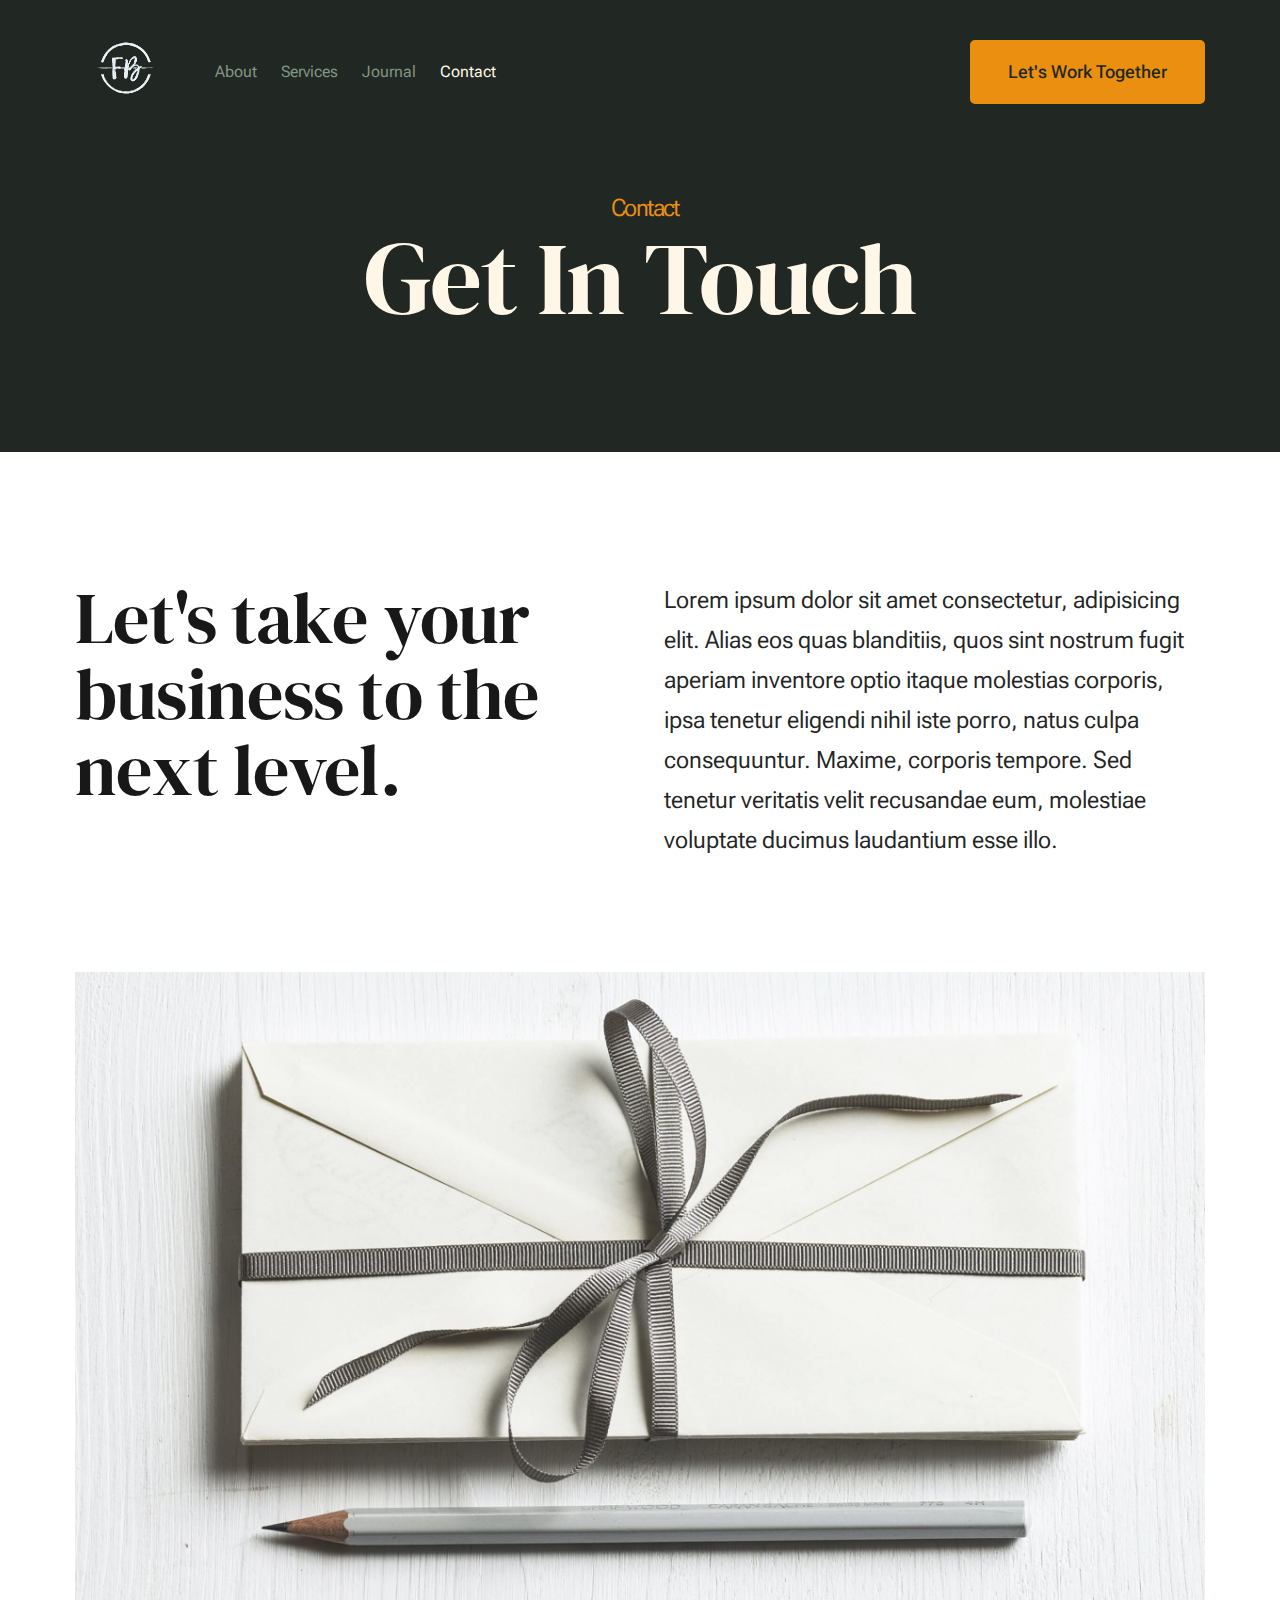
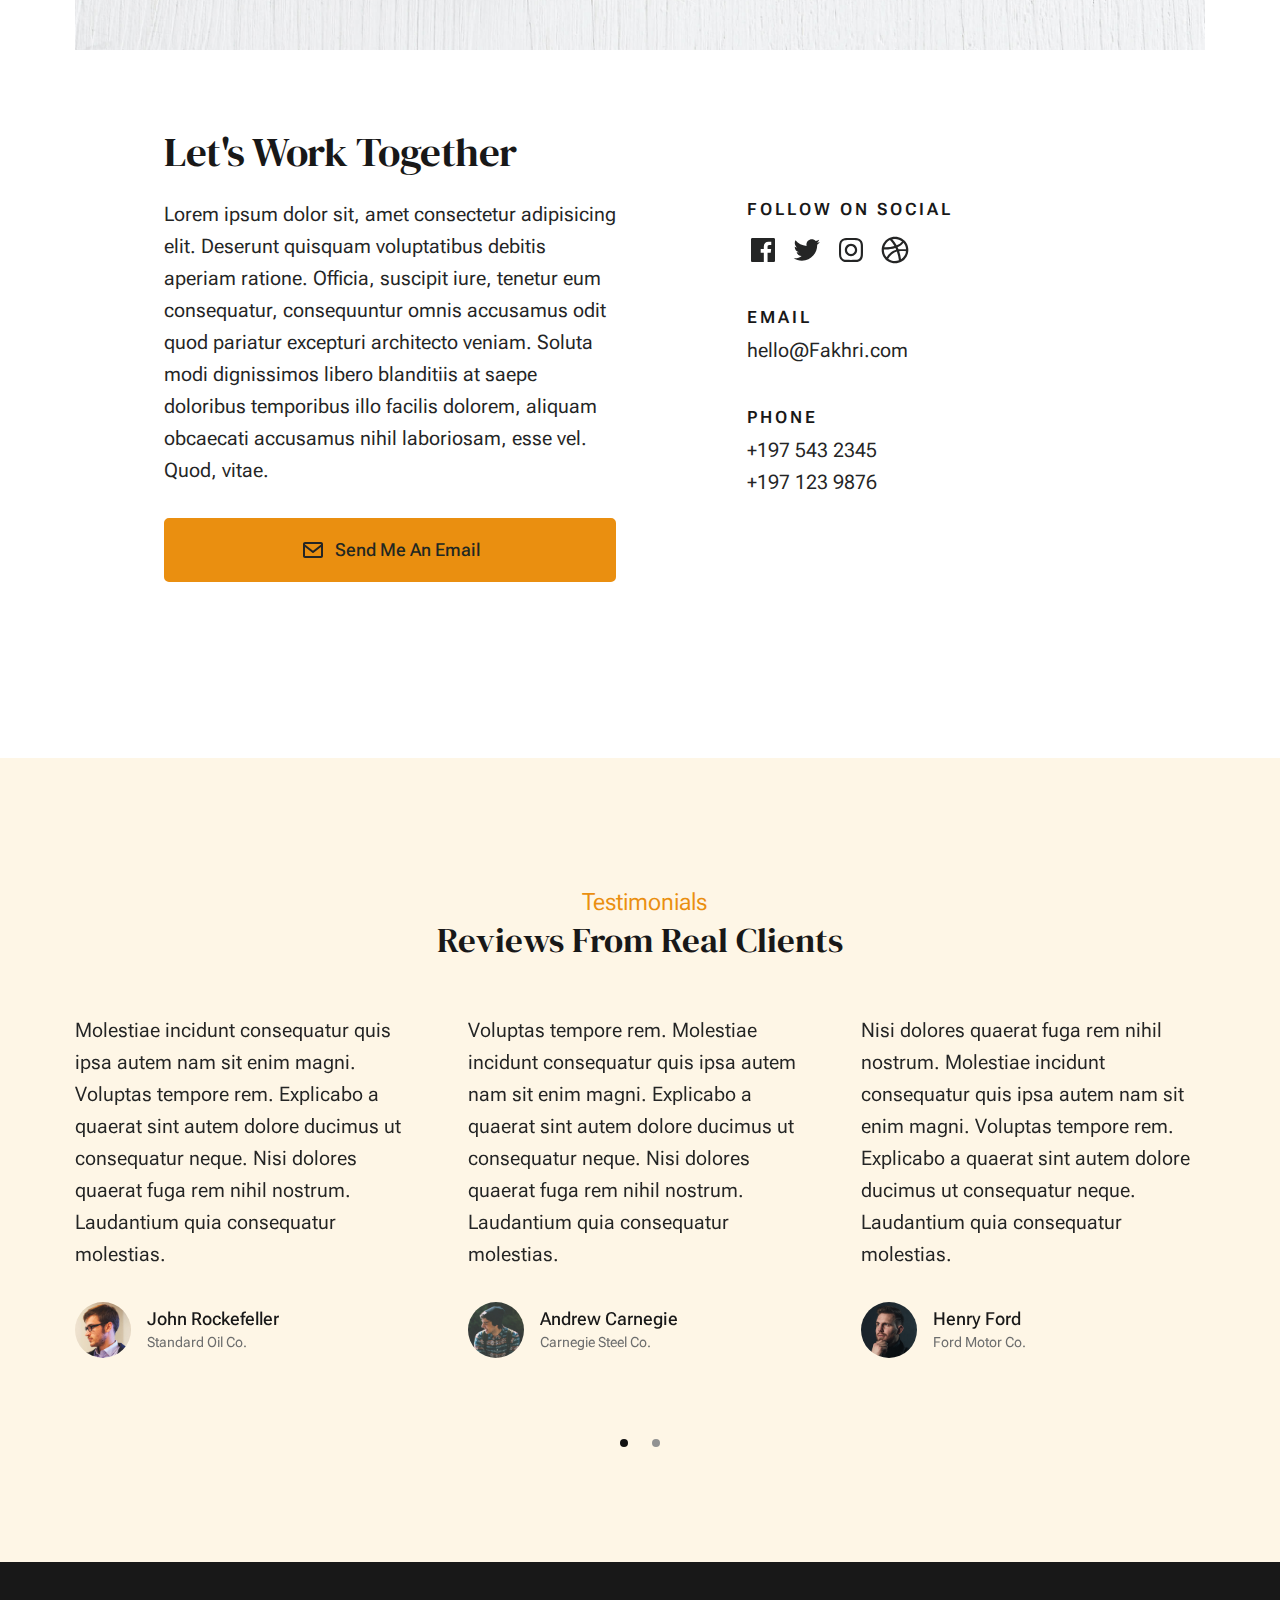
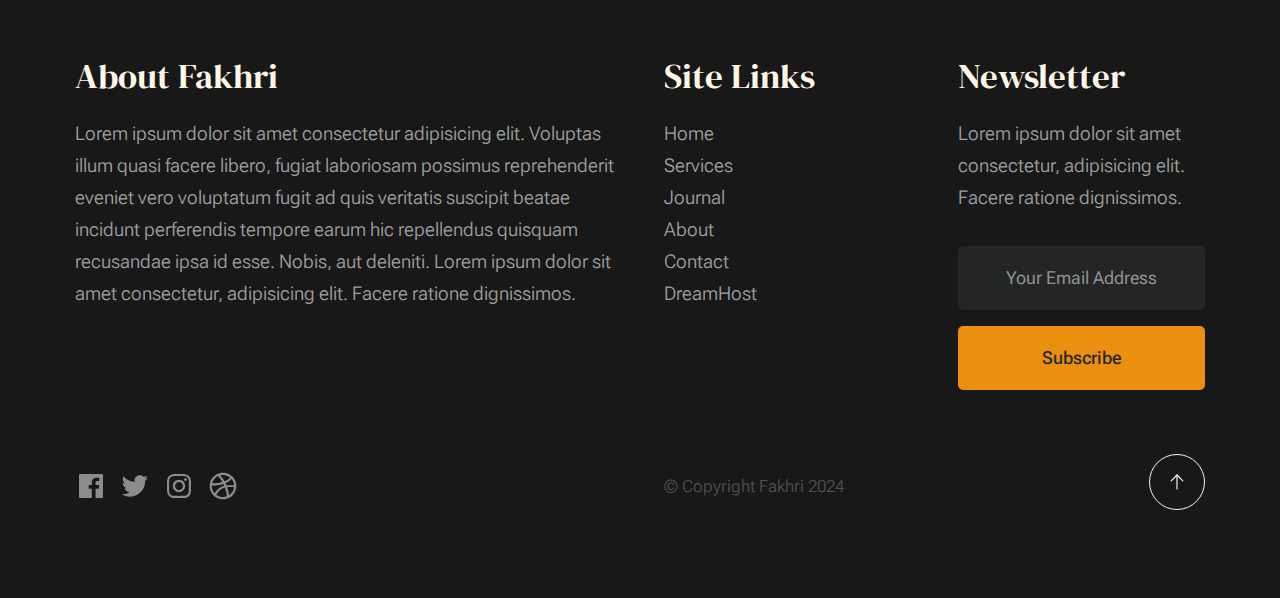
<file: contact.html>
<!DOCTYPE html>
<html lang="en" class="no-js" >
<head>

    <!--- basic page needs
    ================================================== -->
    <meta charset="utf-8">
    <meta name="viewport" content="width=device-width, initial-scale=1">
    <title>Contact - Fakhri</title>

    <script>
        document.documentElement.classList.remove('no-js');
        document.documentElement.classList.add('js');
    </script>

    <!-- CSS
    ================================================== -->
    <link rel="stylesheet" href="css/vendor.css">
    <link rel="stylesheet" href="css/styles.css">

    <!-- favicons
    ================================================== -->
    <link rel="apple-touch-icon" sizes="180x180" href="apple-touch-icon.png">
    <link rel="icon" type="image/png" sizes="32x32" href="favicon-32x32.png">
    <link rel="icon" type="image/png" sizes="16x16" href="favicon-16x16.png">
    <link rel="manifest" href="site.webmanifest">

</head>


<body id="top">


    <!-- preloader
    ================================================== -->
    <div id="preloader">
        <div id="loader" class="dots-fade">
            <div></div>
            <div></div>
            <div></div>
        </div>
    </div>


    <!-- page wrap
    ================================================== -->
    <div id="page" class="s-pagewrap">


        <!-- # site header 
        ================================================== -->
        <header class="s-header">
            <div class="row s-header__inner width-sixteen-col">

                <div class="s-header__block">
                    <div class="s-header__logo">
                        <a class="logo" href="index.html">
                            <img src="images/logo.svg" alt="Homepage">
                        </a>
                    </div>

                    <a class="s-header__menu-toggle" href="#0"><span>Menu</span></a>
                </div> <!-- end s-header__block -->

                <nav class="s-header__nav">
    
                    <ul class="s-header__menu-links">
                        <li><a href="about.html">About</a></li>
                        <li><a href="services.html">Services</a></li>
                        <li><a href="blog.html">Journal</a></li>
                        <li class="current"><a href="contact.html">Contact</a></li>
                    </ul> <!-- s-header__menu-links -->

                    <div class="s-header__contact">
                        <a href="contact.html" class="btn btn--primary s-header__contact-btn">Let's Work Together</a>                        
                    </div> <!-- s-header__contact -->
    
                </nav> <!-- end s-header__nav -->

            </div> <!-- end s-header__inner -->
        </header> <!-- end s-header -->


        <!-- # site main content
        ================================================== -->
        <section id="content" class="s-content">

               <section class="s-pageheader pageheader">
                    <div class="row">
                        <div class="column xl-12">
                            <h1 class="page-title">
                                <span class="page-title__small-type text-pretitle">Contact</span>
                                Get In Touch
                            </h1>                            
                        </div>
                    </div>
               </section> <!--pageheader -->  

               <section class="s-pagecontent pagecontent">

                    <div class="row pageintro">
                        <div class="column xl-6 lg-12">
                            <h2 class="text-display-title">Let's take your business to the next level.</h2>
                        </div>
                        <div class="column xl-6 lg-12 u-flexitem-x-right">
                            <p class="lead">
                            Lorem ipsum dolor sit amet consectetur, adipisicing elit. Alias eos quas blanditiis, quos sint nostrum fugit aperiam 
                            inventore optio itaque molestias corporis, ipsa tenetur eligendi nihil iste porro, natus culpa consequuntur. Maxime, 
                            corporis tempore. Sed tenetur veritatis velit recusandae eum, molestiae voluptate ducimus laudantium esse illo. 
                            </p>
                        </div>                       
                    </div> <!-- pageintro -->   
                    
                    <div class="row pagemedia">
                        <d class="column xl-12">
                            <figure class="page-media">                                
                                <img src="images/thumbs/contact/contact-1200.jpg" 
                                     srcset="images/thumbs/contact/contact-2400.jpg 2400w, 
                                             images/thumbs/contact/contact-1200.jpg 1200w, 
                                             images/thumbs/contact/contact-600.jpg 600w" sizes="(max-width: 2400px) 100vw, 2400px" alt="">
                            </figure>
                        </d>
                    </div> <!-- pagemedia --> 

                    <div class="row width-narrower pagemain">
                        <div class="column xl-12">
                            <h2>Let's Work Together</h2>

                            <div class="row">
                                <div class="column xl-6 md-12 contact-cta">     
                                    <p>
                                    Lorem ipsum dolor sit, amet consectetur adipisicing elit. Deserunt quisquam voluptatibus debitis aperiam ratione. Officia, 
                                    suscipit iure, tenetur eum consequatur, consequuntur omnis accusamus odit quod pariatur excepturi architecto veniam. Soluta 
                                    modi dignissimos libero blanditiis at saepe doloribus temporibus illo facilis dolorem, aliquam obcaecati accusamus nihil 
                                    laboriosam, esse vel. Quod, vitae.
                                    </p>
        
                                    <a href="mailto:#0" class="btn btn--primary u-fullwidth contact-btn">
                                        <svg xmlns="http://www.w3.org/2000/svg" width="24" height="24" viewBox="0 0 24 24" style="fill: rgba(0, 0, 0, 1);transform: ;msFilter:;"><path d="M20 4H4c-1.103 0-2 .897-2 2v12c0 1.103.897 2 2 2h16c1.103 0 2-.897 2-2V6c0-1.103-.897-2-2-2zm0 2v.511l-8 6.223-8-6.222V6h16zM4 18V9.044l7.386 5.745a.994.994 0 0 0 1.228 0L20 9.044 20.002 18H4z"></path></svg>
                                        Send Me An Email
                                    </a>
                                </div> 
                                <div class="column xl-5 md-12 u-flexitem-x-right">

                                    <div class="contact-block">
                                        <h6>Follow On Social</h6>
                                        <ul class="contact-social social-list">
                                            <li>
                                                <a href="#0">
                                                    <svg xmlns="http://www.w3.org/2000/svg" width="24" height="24" viewBox="0 0 24 24" style="fill:rgba(0, 0, 0, 1);transform:;-ms-filter:"><path d="M20,3H4C3.447,3,3,3.448,3,4v16c0,0.552,0.447,1,1,1h8.615v-6.96h-2.338v-2.725h2.338v-2c0-2.325,1.42-3.592,3.5-3.592 c0.699-0.002,1.399,0.034,2.095,0.107v2.42h-1.435c-1.128,0-1.348,0.538-1.348,1.325v1.735h2.697l-0.35,2.725h-2.348V21H20 c0.553,0,1-0.448,1-1V4C21,3.448,20.553,3,20,3z"></path></svg>
                                                    <span class="u-screen-reader-text">Facebook</span>
                                                </a>
                                            </li>
                                            <li>
                                                <a href="#0">
                                                    <svg xmlns="http://www.w3.org/2000/svg" width="24" height="24" viewBox="0 0 24 24" style="fill:rgba(0, 0, 0, 1);transform:;-ms-filter:"><path d="M19.633,7.997c0.013,0.175,0.013,0.349,0.013,0.523c0,5.325-4.053,11.461-11.46,11.461c-2.282,0-4.402-0.661-6.186-1.809 c0.324,0.037,0.636,0.05,0.973,0.05c1.883,0,3.616-0.636,5.001-1.721c-1.771-0.037-3.255-1.197-3.767-2.793 c0.249,0.037,0.499,0.062,0.761,0.062c0.361,0,0.724-0.05,1.061-0.137c-1.847-0.374-3.23-1.995-3.23-3.953v-0.05 c0.537,0.299,1.16,0.486,1.82,0.511C3.534,9.419,2.823,8.184,2.823,6.787c0-0.748,0.199-1.434,0.548-2.032 c1.983,2.443,4.964,4.04,8.306,4.215c-0.062-0.3-0.1-0.611-0.1-0.923c0-2.22,1.796-4.028,4.028-4.028 c1.16,0,2.207,0.486,2.943,1.272c0.91-0.175,1.782-0.512,2.556-0.973c-0.299,0.935-0.936,1.721-1.771,2.22 c0.811-0.088,1.597-0.312,2.319-0.624C21.104,6.712,20.419,7.423,19.633,7.997z"></path></svg>
                                                    <span class="u-screen-reader-text">Twitter</span>
                                                </a>
                                            </li>
                                            <li>
                                                <a href="#0">
                                                    <svg xmlns="http://www.w3.org/2000/svg" width="24" height="24" viewBox="0 0 24 24" style="fill:rgba(0, 0, 0, 1);transform:;-ms-filter:"><path d="M11.999,7.377c-2.554,0-4.623,2.07-4.623,4.623c0,2.554,2.069,4.624,4.623,4.624c2.552,0,4.623-2.07,4.623-4.624 C16.622,9.447,14.551,7.377,11.999,7.377L11.999,7.377z M11.999,15.004c-1.659,0-3.004-1.345-3.004-3.003 c0-1.659,1.345-3.003,3.004-3.003s3.002,1.344,3.002,3.003C15.001,13.659,13.658,15.004,11.999,15.004L11.999,15.004z"></path><circle cx="16.806" cy="7.207" r="1.078"></circle><path d="M20.533,6.111c-0.469-1.209-1.424-2.165-2.633-2.632c-0.699-0.263-1.438-0.404-2.186-0.42 c-0.963-0.042-1.268-0.054-3.71-0.054s-2.755,0-3.71,0.054C7.548,3.074,6.809,3.215,6.11,3.479C4.9,3.946,3.945,4.902,3.477,6.111 c-0.263,0.7-0.404,1.438-0.419,2.186c-0.043,0.962-0.056,1.267-0.056,3.71c0,2.442,0,2.753,0.056,3.71 c0.015,0.748,0.156,1.486,0.419,2.187c0.469,1.208,1.424,2.164,2.634,2.632c0.696,0.272,1.435,0.426,2.185,0.45 c0.963,0.042,1.268,0.055,3.71,0.055s2.755,0,3.71-0.055c0.747-0.015,1.486-0.157,2.186-0.419c1.209-0.469,2.164-1.424,2.633-2.633 c0.263-0.7,0.404-1.438,0.419-2.186c0.043-0.962,0.056-1.267,0.056-3.71s0-2.753-0.056-3.71C20.941,7.57,20.801,6.819,20.533,6.111z M19.315,15.643c-0.007,0.576-0.111,1.147-0.311,1.688c-0.305,0.787-0.926,1.409-1.712,1.711c-0.535,0.199-1.099,0.303-1.67,0.311 c-0.95,0.044-1.218,0.055-3.654,0.055c-2.438,0-2.687,0-3.655-0.055c-0.569-0.007-1.135-0.112-1.669-0.311 c-0.789-0.301-1.414-0.923-1.719-1.711c-0.196-0.534-0.302-1.099-0.311-1.669c-0.043-0.95-0.053-1.218-0.053-3.654 c0-2.437,0-2.686,0.053-3.655c0.007-0.576,0.111-1.146,0.311-1.687c0.305-0.789,0.93-1.41,1.719-1.712 c0.534-0.198,1.1-0.303,1.669-0.311c0.951-0.043,1.218-0.055,3.655-0.055c2.437,0,2.687,0,3.654,0.055 c0.571,0.007,1.135,0.112,1.67,0.311c0.786,0.303,1.407,0.925,1.712,1.712c0.196,0.534,0.302,1.099,0.311,1.669 c0.043,0.951,0.054,1.218,0.054,3.655c0,2.436,0,2.698-0.043,3.654H19.315z"></path></svg>
                                                    <span class="u-screen-reader-text">Instagram</span>
                                                </a>
                                            </li>
                                            <li>
                                                <a href="#0">
                                                    <svg xmlns="http://www.w3.org/2000/svg" width="24" height="24" viewBox="0 0 24 24" style="fill: rgba(0, 0, 0, 1);transform: ;msFilter:;"><path d="M20.66 6.98a9.932 9.932 0 0 0-3.641-3.64C15.486 2.447 13.813 2 12 2s-3.486.447-5.02 1.34c-1.533.893-2.747 2.107-3.64 3.64S2 10.187 2 12s.446 3.487 1.34 5.02a9.924 9.924 0 0 0 3.641 3.64C8.514 21.553 10.187 22 12 22s3.486-.447 5.02-1.34a9.932 9.932 0 0 0 3.641-3.64C21.554 15.487 22 13.813 22 12s-.446-3.487-1.34-5.02zM12 3.66c2 0 3.772.64 5.32 1.919-.92 1.174-2.286 2.14-4.1 2.9-1.002-1.813-2.088-3.327-3.261-4.54A7.715 7.715 0 0 1 12 3.66zM5.51 6.8a8.116 8.116 0 0 1 2.711-2.22c1.212 1.201 2.325 2.7 3.34 4.5-2 .6-4.114.9-6.341.9-.573 0-1.006-.013-1.3-.04A8.549 8.549 0 0 1 5.51 6.8zM3.66 12c0-.054.003-.12.01-.2.007-.08.01-.146.01-.2.254.014.641.02 1.161.02 2.666 0 5.146-.367 7.439-1.1.187.373.381.793.58 1.26-1.32.293-2.674 1.006-4.061 2.14S6.4 16.247 5.76 17.5c-1.4-1.587-2.1-3.42-2.1-5.5zM12 20.34c-1.894 0-3.594-.587-5.101-1.759.601-1.187 1.524-2.322 2.771-3.401 1.246-1.08 2.483-1.753 3.71-2.02a29.441 29.441 0 0 1 1.56 6.62 8.166 8.166 0 0 1-2.94.56zm7.08-3.96a8.351 8.351 0 0 1-2.58 2.621c-.24-2.08-.7-4.107-1.379-6.081.932-.066 1.765-.1 2.5-.1.799 0 1.686.034 2.659.1a8.098 8.098 0 0 1-1.2 3.46zm-1.24-5c-1.16 0-2.233.047-3.22.14a27.053 27.053 0 0 0-.68-1.62c2.066-.906 3.532-2.006 4.399-3.3 1.2 1.414 1.854 3.027 1.96 4.84-.812-.04-1.632-.06-2.459-.06z"></path></svg>
                                                    <span class="u-screen-reader-text">Dribbble</span>
                                                </a>
                                            </li>
                                        </ul> <!-- end s-footer__social -->
                                    </div>

                                    <div class="contact-block">
                                        <h6>Email</h6>
                                        <a href="mailto:#0">hello@Fakhri.com</a>
                                    </div>

                                    <div class="contact-block">
                                        <h6>Phone</h6>
                                        <ul class="contact-list">
                                            <li><a href="tel:197-543-2345">+197 543 2345</a></li>
                                            <li><a href="tel:197-123-9876">+197 123 9876</a></li>
                                        </ul>
                                    </div>

                                </div>
                            </div>
                        </div>                        
                    </div> <!-- end pagemain -->

               </section> <!-- pagecontent -->

               <section class="s-testimonials">

                    <div class="s-testimonials__header row row-x-center text-center">
                        <div class="column xl-8 lg-12">
        
                            <p class="text-pretitle">
                            Testimonials
                            </p>
                            <h3>
                            Reviews From Real Clients
                            </h3>                        
        
                        </div>
                    </div> <!--end s-testimonials__header -->

                    <div class="row s-testimonials__content">
                        <div class="column xl-12 testimonials">

                            <div class="swiper-container testimonials__slider page-slider">

                                <div class="swiper-wrapper">
                                    <div class="testimonials__slide swiper-slide">
                                        <p>
                                        Molestiae incidunt consequatur quis ipsa autem nam sit enim magni. Voluptas tempore rem. 
                                        Explicabo a quaerat sint autem dolore ducimus ut consequatur neque. Nisi dolores quaerat fuga rem nihil nostrum.
                                        Laudantium quia consequatur molestias.
                                        </p>
                                        <div class="testimonials__author">
                                            <img src="images/avatars/user-01.jpg" alt="Author image" class="testimonials__avatar">
                                            <cite class="testimonials__cite">
                                                <strong>John Rockefeller</strong>
                                                <span>Standard Oil Co.</span>
                                            </cite>
                                        </div>
                                    </div>
                                    <div class="testimonials__slide swiper-slide">
                                        <p>
                                        Voluptas tempore rem. Molestiae incidunt consequatur quis ipsa autem nam sit enim magni. 
                                        Explicabo a quaerat sint autem dolore ducimus ut consequatur neque. Nisi dolores quaerat fuga rem nihil nostrum.
                                        Laudantium quia consequatur molestias.
                                        </p>
                                        <div class="testimonials__author">
                                            <img src="images/avatars/user-04.jpg" alt="Author image" class="testimonials__avatar">
                                            <cite class="testimonials__cite">
                                                <strong>Andrew Carnegie</strong>
                                                <span>Carnegie Steel Co.</span>
                                            </cite>
                                        </div>
                                    </div>
                                    <div class="testimonials__slide swiper-slide">
                                        <p>
                                        Nisi dolores quaerat fuga rem nihil nostrum. Molestiae incidunt consequatur quis ipsa autem nam sit enim magni. 
                                        Voluptas tempore rem. Explicabo a quaerat sint autem dolore ducimus ut consequatur neque. 
                                        Laudantium quia consequatur molestias.
                                        </p>
                                        <div class="testimonials__author">
                                            <img src="images/avatars/user-06.jpg" alt="Author image" class="testimonials__avatar">
                                            <cite class="testimonials__cite">
                                                <strong>Henry Ford</strong>
                                                <span>Ford Motor Co.</span>
                                            </cite>
                                        </div>
                                    </div>
                                    <div class="testimonials__slide swiper-slide">
                                        <p>
                                        Molestiae incidunt consequatur quis ipsa autem nam sit enim magni. Voluptas tempore rem. 
                                        Explicabo a quaerat sint autem dolore ducimus ut consequatur neque. Nisi dolores quaerat fuga rem nihil nostrum.
                                        Laudantium quia consequatur molestias.
                                        </p>
                                        <div class="testimonials__author">
                                            <img src="images/avatars/user-02.jpg" alt="Author image" class="testimonials__avatar">
                                            <cite class="testimonials__cite">
                                                <strong>John Morgan</strong>
                                                <span>JP Morgan & Co.</span>
                                            </cite>
                                        </div>
                                    </div> 
                                </div> <!-- end swiper-wrapper --> 

                                <div class="swiper-pagination"></div>

                            </div> <!--end testimonials__slider --> 

                        </div> <!-- testimonials -->
                    </div> <!--end s-testimonials__content -->

               </section> <!-- end s-testimonials -->

        </section> <!-- s-content-->

        <!-- # footer 
        ================================================== -->
        <footer class="s-footer">
            <div class="row s-footer__content">
                <div class="column xl-6 lg-6 md-12 s-footer__block s-footer__about">                    
                    <h3>About Fakhri</h3>
                    <p>
                    Lorem ipsum dolor sit amet consectetur adipisicing elit. Voluptas illum quasi facere libero, 
                    fugiat laboriosam possimus reprehenderit eveniet vero voluptatum fugit ad quis veritatis suscipit beatae 
                    incidunt perferendis tempore earum hic repellendus quisquam recusandae ipsa id esse. Nobis, aut deleniti.
                    Lorem ipsum dolor sit amet consectetur, adipisicing elit. Facere ratione dignissimos.
                    </p>               
                </div>                
                <div class="column xl-3 lg-6 md-12 s-footer__block s-footer__site-links">
                    <h3>Site Links</h3>
                    <ul class="link-list">
                        <li><a href="index.html">Home</a></li>
                        <li><a href="services.html">Services</a></li>
                        <li><a href="blog.html">Journal</a></li>
                        <li><a href="about.html">About</a></li>
                        <li><a href="contact.html">Contact</a></li>
                        <li><a href="https://www.dreamhost.com/r.cgi?287326">DreamHost</a></li>
                    </ul>
                </div>
                <div class="column xl-3 lg-6 md-12 tab-12 s-footer__block s-footer__newsletter">
                    <h3>Newsletter</h3>

                    <p>
                    Lorem ipsum dolor sit amet consectetur, adipisicing elit. Facere ratione dignissimos.
                    </p>

                    <div class="subscribe-form">
                        <form id="mc-form" class="mc-form">
                            <input type="email" name="EMAIL" id="mce-EMAIL" class="u-fullwidth text-center" placeholder="Your Email Address" title="The domain portion of the email address is invalid (the portion after the @)." pattern="^([^\x00-\x20\x22\x28\x29\x2c\x2e\x3a-\x3c\x3e\x40\x5b-\x5d\x7f-\xff]+|\x22([^\x0d\x22\x5c\x80-\xff]|\x5c[\x00-\x7f])*\x22)(\x2e([^\x00-\x20\x22\x28\x29\x2c\x2e\x3a-\x3c\x3e\x40\x5b-\x5d\x7f-\xff]+|\x22([^\x0d\x22\x5c\x80-\xff]|\x5c[\x00-\x7f])*\x22))*\x40([^\x00-\x20\x22\x28\x29\x2c\x2e\x3a-\x3c\x3e\x40\x5b-\x5d\x7f-\xff]+|\x5b([^\x0d\x5b-\x5d\x80-\xff]|\x5c[\x00-\x7f])*\x5d)(\x2e([^\x00-\x20\x22\x28\x29\x2c\x2e\x3a-\x3c\x3e\x40\x5b-\x5d\x7f-\xff]+|\x5b([^\x0d\x5b-\x5d\x80-\xff]|\x5c[\x00-\x7f])*\x5d))*(\.\w{2,})+$" required>
                            <input type="submit" name="subscribe" value="Subscribe" class="btn btn--primary btn--small u-fullwidth">
                            <!-- <div style="position: absolute; left: -5000px;" aria-hidden="true"><input type="text" name="b_cdb7b577e41181934ed6a6a44_9a91cfe7b3" tabindex="-1" value=""></div> -->
                            <div class="mc-status"></div>
                        </form>
                    </div>
                </div>
            </div>    
            
            <div class="row s-footer__bottom">
                <div class="column xl-6 lg-12">
                    <ul class="s-footer__social social-list">
                        <li>
                            <a href="https://www.facebook.com/fakhri.azis">
                                <svg xmlns="http://www.w3.org/2000/svg" width="24" height="24" viewBox="0 0 24 24" style="fill:rgba(0, 0, 0, 1);transform:;-ms-filter:"><path d="M20,3H4C3.447,3,3,3.448,3,4v16c0,0.552,0.447,1,1,1h8.615v-6.96h-2.338v-2.725h2.338v-2c0-2.325,1.42-3.592,3.5-3.592 c0.699-0.002,1.399,0.034,2.095,0.107v2.42h-1.435c-1.128,0-1.348,0.538-1.348,1.325v1.735h2.697l-0.35,2.725h-2.348V21H20 c0.553,0,1-0.448,1-1V4C21,3.448,20.553,3,20,3z"></path></svg>
                                <span class="u-screen-reader-text">Facebook</span>
                            </a>
                        </li>
                        <li>
                            <a href="https://twitter.com/fakhri_bashiri">
                                <svg xmlns="http://www.w3.org/2000/svg" width="24" height="24" viewBox="0 0 24 24" style="fill:rgba(0, 0, 0, 1);transform:;-ms-filter:"><path d="M19.633,7.997c0.013,0.175,0.013,0.349,0.013,0.523c0,5.325-4.053,11.461-11.46,11.461c-2.282,0-4.402-0.661-6.186-1.809 c0.324,0.037,0.636,0.05,0.973,0.05c1.883,0,3.616-0.636,5.001-1.721c-1.771-0.037-3.255-1.197-3.767-2.793 c0.249,0.037,0.499,0.062,0.761,0.062c0.361,0,0.724-0.05,1.061-0.137c-1.847-0.374-3.23-1.995-3.23-3.953v-0.05 c0.537,0.299,1.16,0.486,1.82,0.511C3.534,9.419,2.823,8.184,2.823,6.787c0-0.748,0.199-1.434,0.548-2.032 c1.983,2.443,4.964,4.04,8.306,4.215c-0.062-0.3-0.1-0.611-0.1-0.923c0-2.22,1.796-4.028,4.028-4.028 c1.16,0,2.207,0.486,2.943,1.272c0.91-0.175,1.782-0.512,2.556-0.973c-0.299,0.935-0.936,1.721-1.771,2.22 c0.811-0.088,1.597-0.312,2.319-0.624C21.104,6.712,20.419,7.423,19.633,7.997z"></path></svg>
                                <span class="u-screen-reader-text">Twitter</span>
                            </a>
                        </li>
                        <li>
                            <a href="https://www.instagram.com/fakhri_bashiri/">
                                <svg xmlns="http://www.w3.org/2000/svg" width="24" height="24" viewBox="0 0 24 24" style="fill:rgba(0, 0, 0, 1);transform:;-ms-filter:"><path d="M11.999,7.377c-2.554,0-4.623,2.07-4.623,4.623c0,2.554,2.069,4.624,4.623,4.624c2.552,0,4.623-2.07,4.623-4.624 C16.622,9.447,14.551,7.377,11.999,7.377L11.999,7.377z M11.999,15.004c-1.659,0-3.004-1.345-3.004-3.003 c0-1.659,1.345-3.003,3.004-3.003s3.002,1.344,3.002,3.003C15.001,13.659,13.658,15.004,11.999,15.004L11.999,15.004z"></path><circle cx="16.806" cy="7.207" r="1.078"></circle><path d="M20.533,6.111c-0.469-1.209-1.424-2.165-2.633-2.632c-0.699-0.263-1.438-0.404-2.186-0.42 c-0.963-0.042-1.268-0.054-3.71-0.054s-2.755,0-3.71,0.054C7.548,3.074,6.809,3.215,6.11,3.479C4.9,3.946,3.945,4.902,3.477,6.111 c-0.263,0.7-0.404,1.438-0.419,2.186c-0.043,0.962-0.056,1.267-0.056,3.71c0,2.442,0,2.753,0.056,3.71 c0.015,0.748,0.156,1.486,0.419,2.187c0.469,1.208,1.424,2.164,2.634,2.632c0.696,0.272,1.435,0.426,2.185,0.45 c0.963,0.042,1.268,0.055,3.71,0.055s2.755,0,3.71-0.055c0.747-0.015,1.486-0.157,2.186-0.419c1.209-0.469,2.164-1.424,2.633-2.633 c0.263-0.7,0.404-1.438,0.419-2.186c0.043-0.962,0.056-1.267,0.056-3.71s0-2.753-0.056-3.71C20.941,7.57,20.801,6.819,20.533,6.111z M19.315,15.643c-0.007,0.576-0.111,1.147-0.311,1.688c-0.305,0.787-0.926,1.409-1.712,1.711c-0.535,0.199-1.099,0.303-1.67,0.311 c-0.95,0.044-1.218,0.055-3.654,0.055c-2.438,0-2.687,0-3.655-0.055c-0.569-0.007-1.135-0.112-1.669-0.311 c-0.789-0.301-1.414-0.923-1.719-1.711c-0.196-0.534-0.302-1.099-0.311-1.669c-0.043-0.95-0.053-1.218-0.053-3.654 c0-2.437,0-2.686,0.053-3.655c0.007-0.576,0.111-1.146,0.311-1.687c0.305-0.789,0.93-1.41,1.719-1.712 c0.534-0.198,1.1-0.303,1.669-0.311c0.951-0.043,1.218-0.055,3.655-0.055c2.437,0,2.687,0,3.654,0.055 c0.571,0.007,1.135,0.112,1.67,0.311c0.786,0.303,1.407,0.925,1.712,1.712c0.196,0.534,0.302,1.099,0.311,1.669 c0.043,0.951,0.054,1.218,0.054,3.655c0,2.436,0,2.698-0.043,3.654H19.315z"></path></svg>
                                <span class="u-screen-reader-text">Instagram</span>
                            </a>
                        </li>
                        <li>
                            <a href="#0">
                                <svg xmlns="http://www.w3.org/2000/svg" width="24" height="24" viewBox="0 0 24 24" style="fill: rgba(0, 0, 0, 1);transform: ;msFilter:;"><path d="M20.66 6.98a9.932 9.932 0 0 0-3.641-3.64C15.486 2.447 13.813 2 12 2s-3.486.447-5.02 1.34c-1.533.893-2.747 2.107-3.64 3.64S2 10.187 2 12s.446 3.487 1.34 5.02a9.924 9.924 0 0 0 3.641 3.64C8.514 21.553 10.187 22 12 22s3.486-.447 5.02-1.34a9.932 9.932 0 0 0 3.641-3.64C21.554 15.487 22 13.813 22 12s-.446-3.487-1.34-5.02zM12 3.66c2 0 3.772.64 5.32 1.919-.92 1.174-2.286 2.14-4.1 2.9-1.002-1.813-2.088-3.327-3.261-4.54A7.715 7.715 0 0 1 12 3.66zM5.51 6.8a8.116 8.116 0 0 1 2.711-2.22c1.212 1.201 2.325 2.7 3.34 4.5-2 .6-4.114.9-6.341.9-.573 0-1.006-.013-1.3-.04A8.549 8.549 0 0 1 5.51 6.8zM3.66 12c0-.054.003-.12.01-.2.007-.08.01-.146.01-.2.254.014.641.02 1.161.02 2.666 0 5.146-.367 7.439-1.1.187.373.381.793.58 1.26-1.32.293-2.674 1.006-4.061 2.14S6.4 16.247 5.76 17.5c-1.4-1.587-2.1-3.42-2.1-5.5zM12 20.34c-1.894 0-3.594-.587-5.101-1.759.601-1.187 1.524-2.322 2.771-3.401 1.246-1.08 2.483-1.753 3.71-2.02a29.441 29.441 0 0 1 1.56 6.62 8.166 8.166 0 0 1-2.94.56zm7.08-3.96a8.351 8.351 0 0 1-2.58 2.621c-.24-2.08-.7-4.107-1.379-6.081.932-.066 1.765-.1 2.5-.1.799 0 1.686.034 2.659.1a8.098 8.098 0 0 1-1.2 3.46zm-1.24-5c-1.16 0-2.233.047-3.22.14a27.053 27.053 0 0 0-.68-1.62c2.066-.906 3.532-2.006 4.399-3.3 1.2 1.414 1.854 3.027 1.96 4.84-.812-.04-1.632-.06-2.459-.06z"></path></svg>
                                <span class="u-screen-reader-text">Dribbble</span>
                            </a>
                        </li>
                    </ul> <!-- end s-footer__social -->
                </div>
                <div class="column xl-6 lg-12">
                    <p class="ss-copyright">
                        <span>© Copyright Fakhri 2024</span> 
                        <!-- <span>Design by <a href="https://www.styleshout.com/">StyleShout</a> Distribution By <a href="https://themewagon.com">ThemeWagon</a></span> -->
                    </p>
                </div>

                <div class="ss-go-top">
                    <a class="smoothscroll" title="Back to Top" href="#top">
                        <svg xmlns="http://www.w3.org/2000/svg" viewBox="0 0 24 24" width="36" height="36" fill="none" stroke="#ffffff" stroke-width="1" stroke-linecap="round" stroke-linejoin="round">&lt;!--!  Atomicons Free 1.00 by @atisalab License - https://atomicons.com/license/ (Icons: CC BY 4.0) Copyright 2021 Atomicons --&gt;<polyline points="17 11 12 6 7 11"></polyline><line x1="12" y1="18" x2="12" y2="6"></line></svg>
                    </a>
                </div> <!-- end ss-go-top -->
            </div>
            
        </footer> <!-- end s-footer -->

    </div> <!-- end page-wrap -->

    <!-- Java Script
    ================================================== -->
    <script src="js/plugins.js"></script>
    <script src="js/main.js"></script>

</body>
</html>
</file>
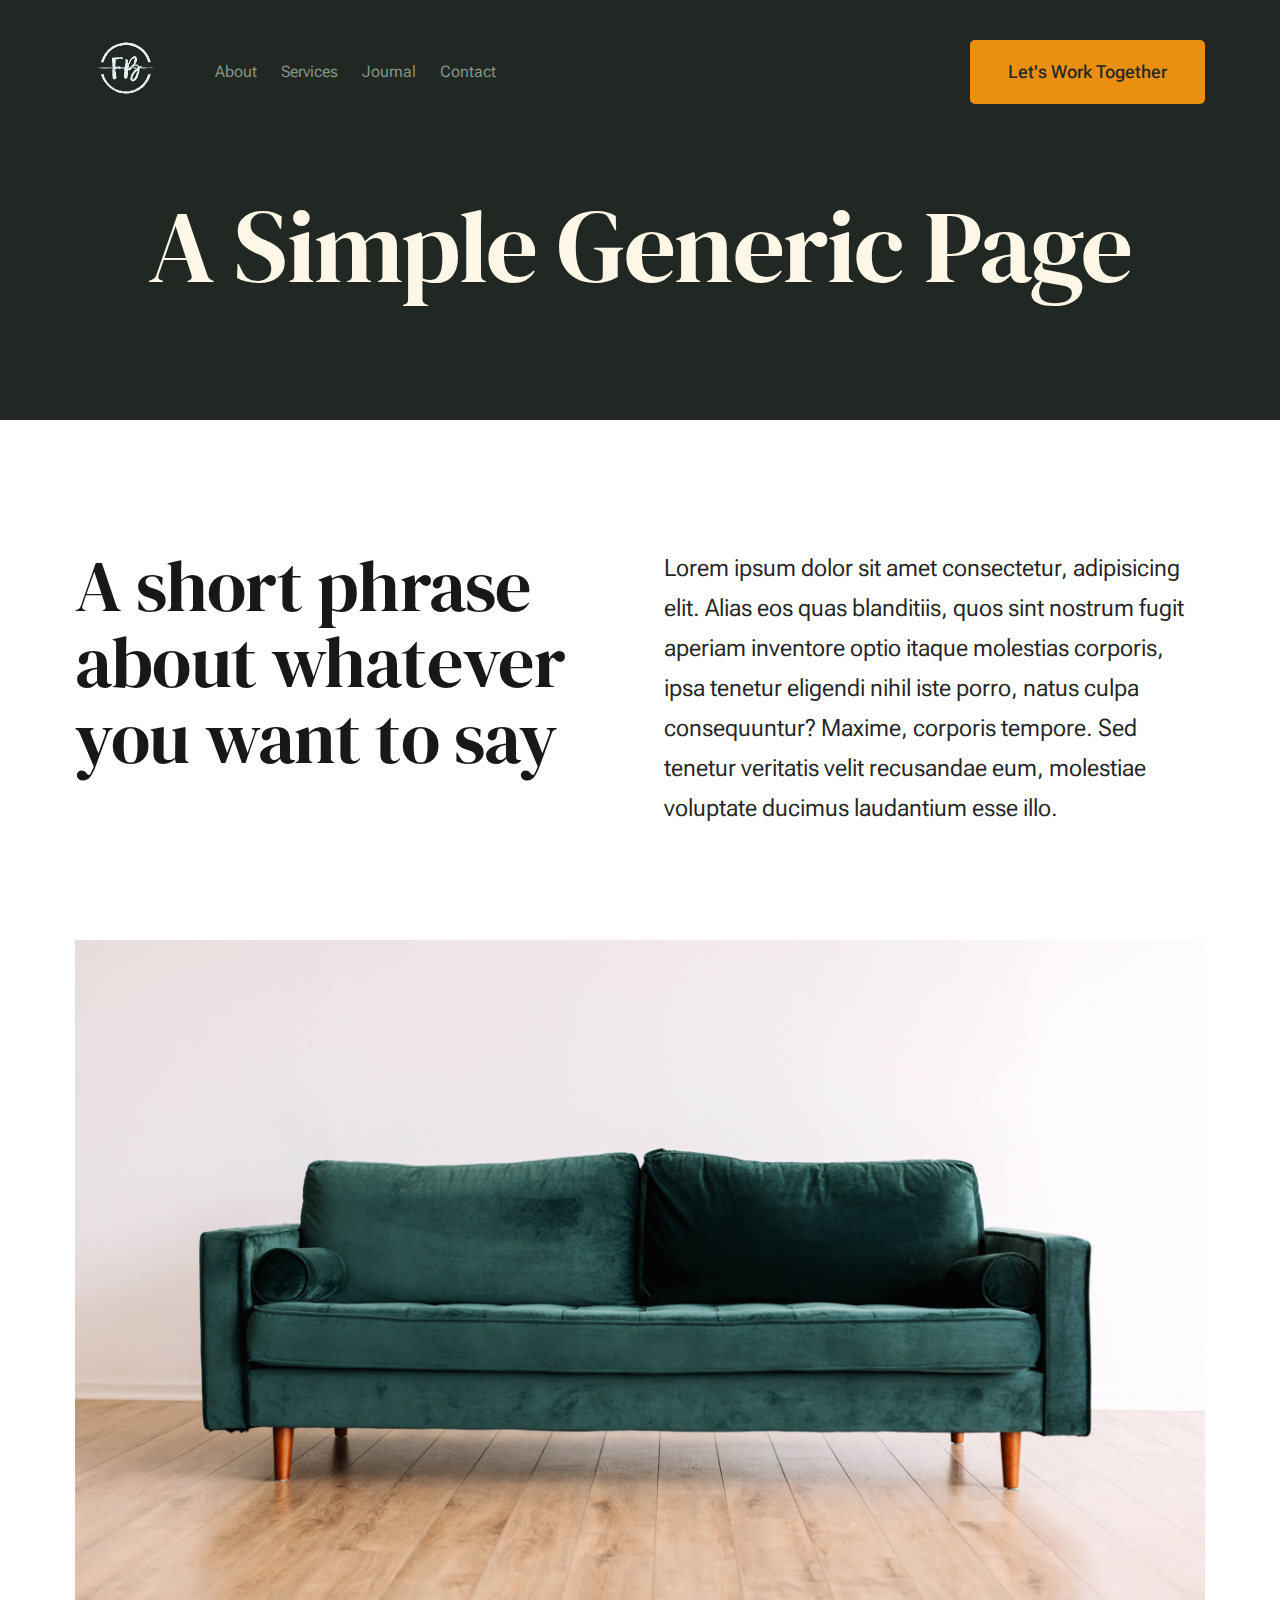
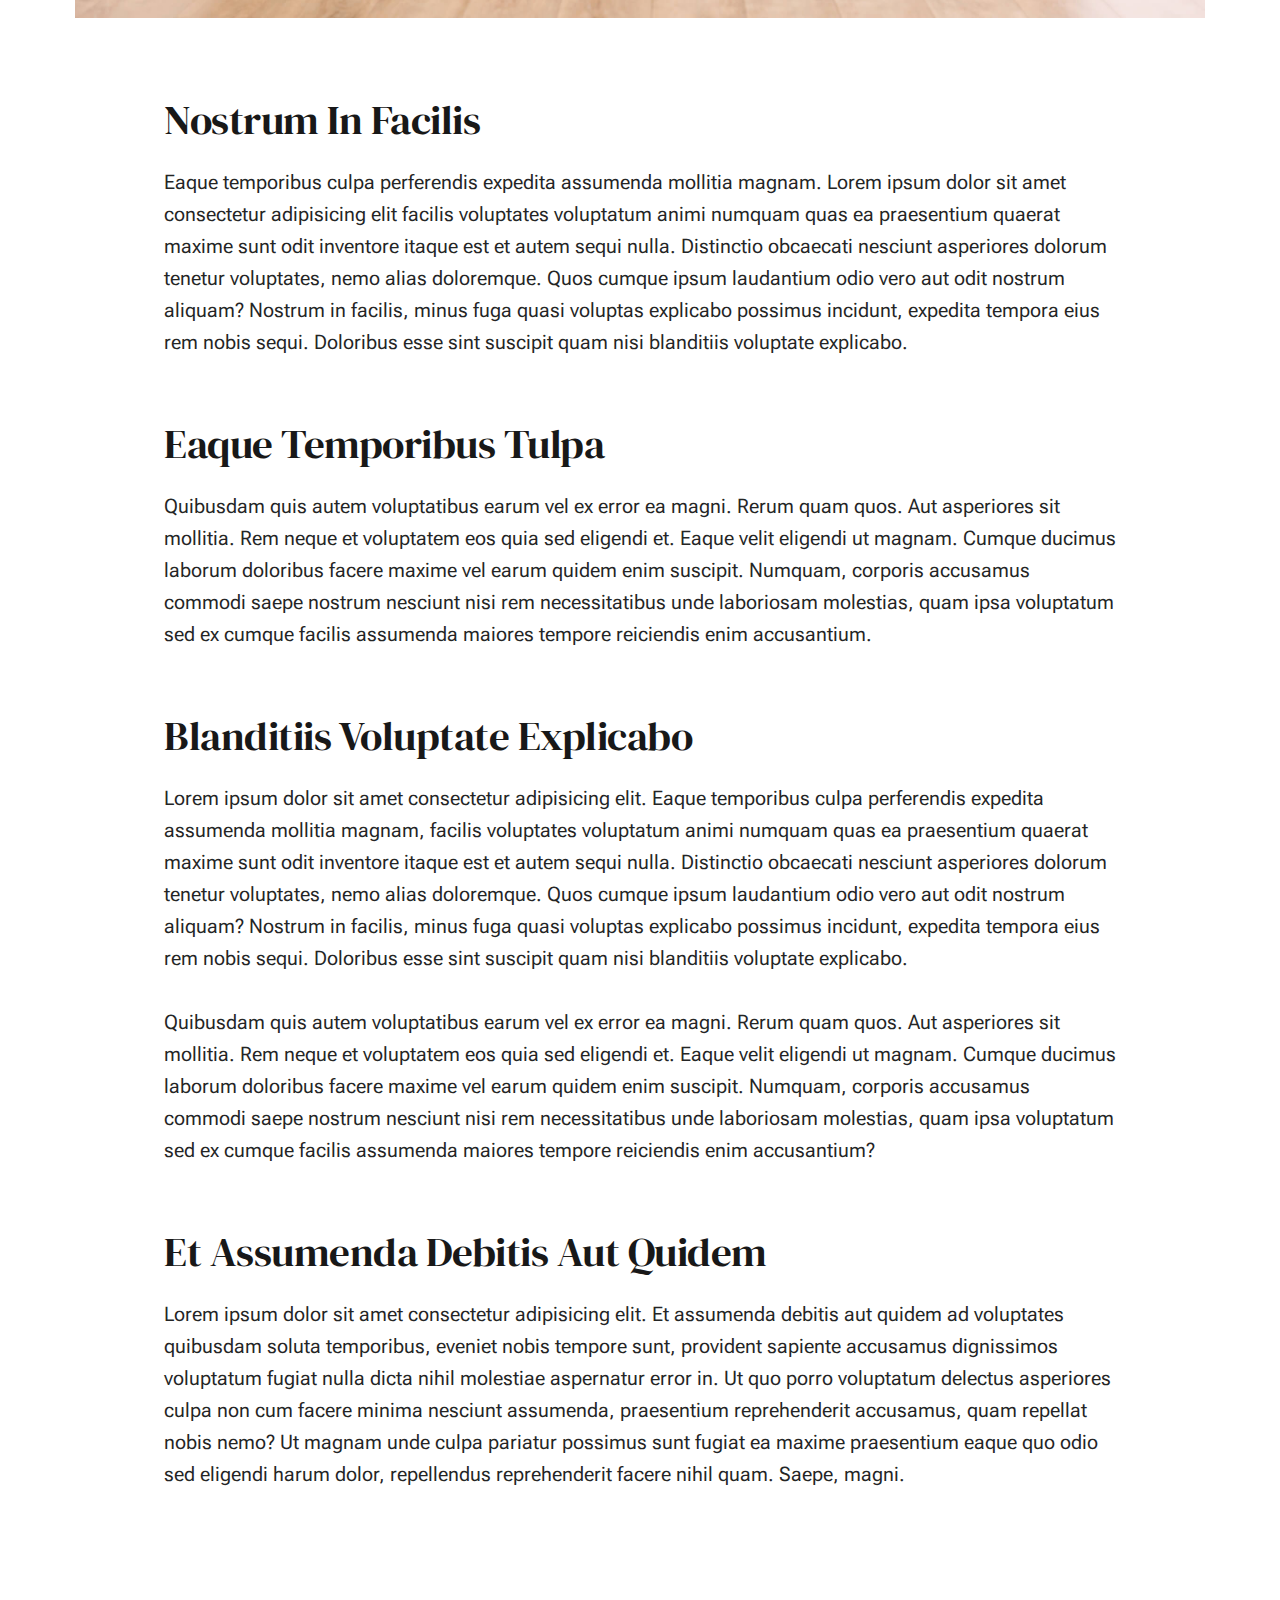
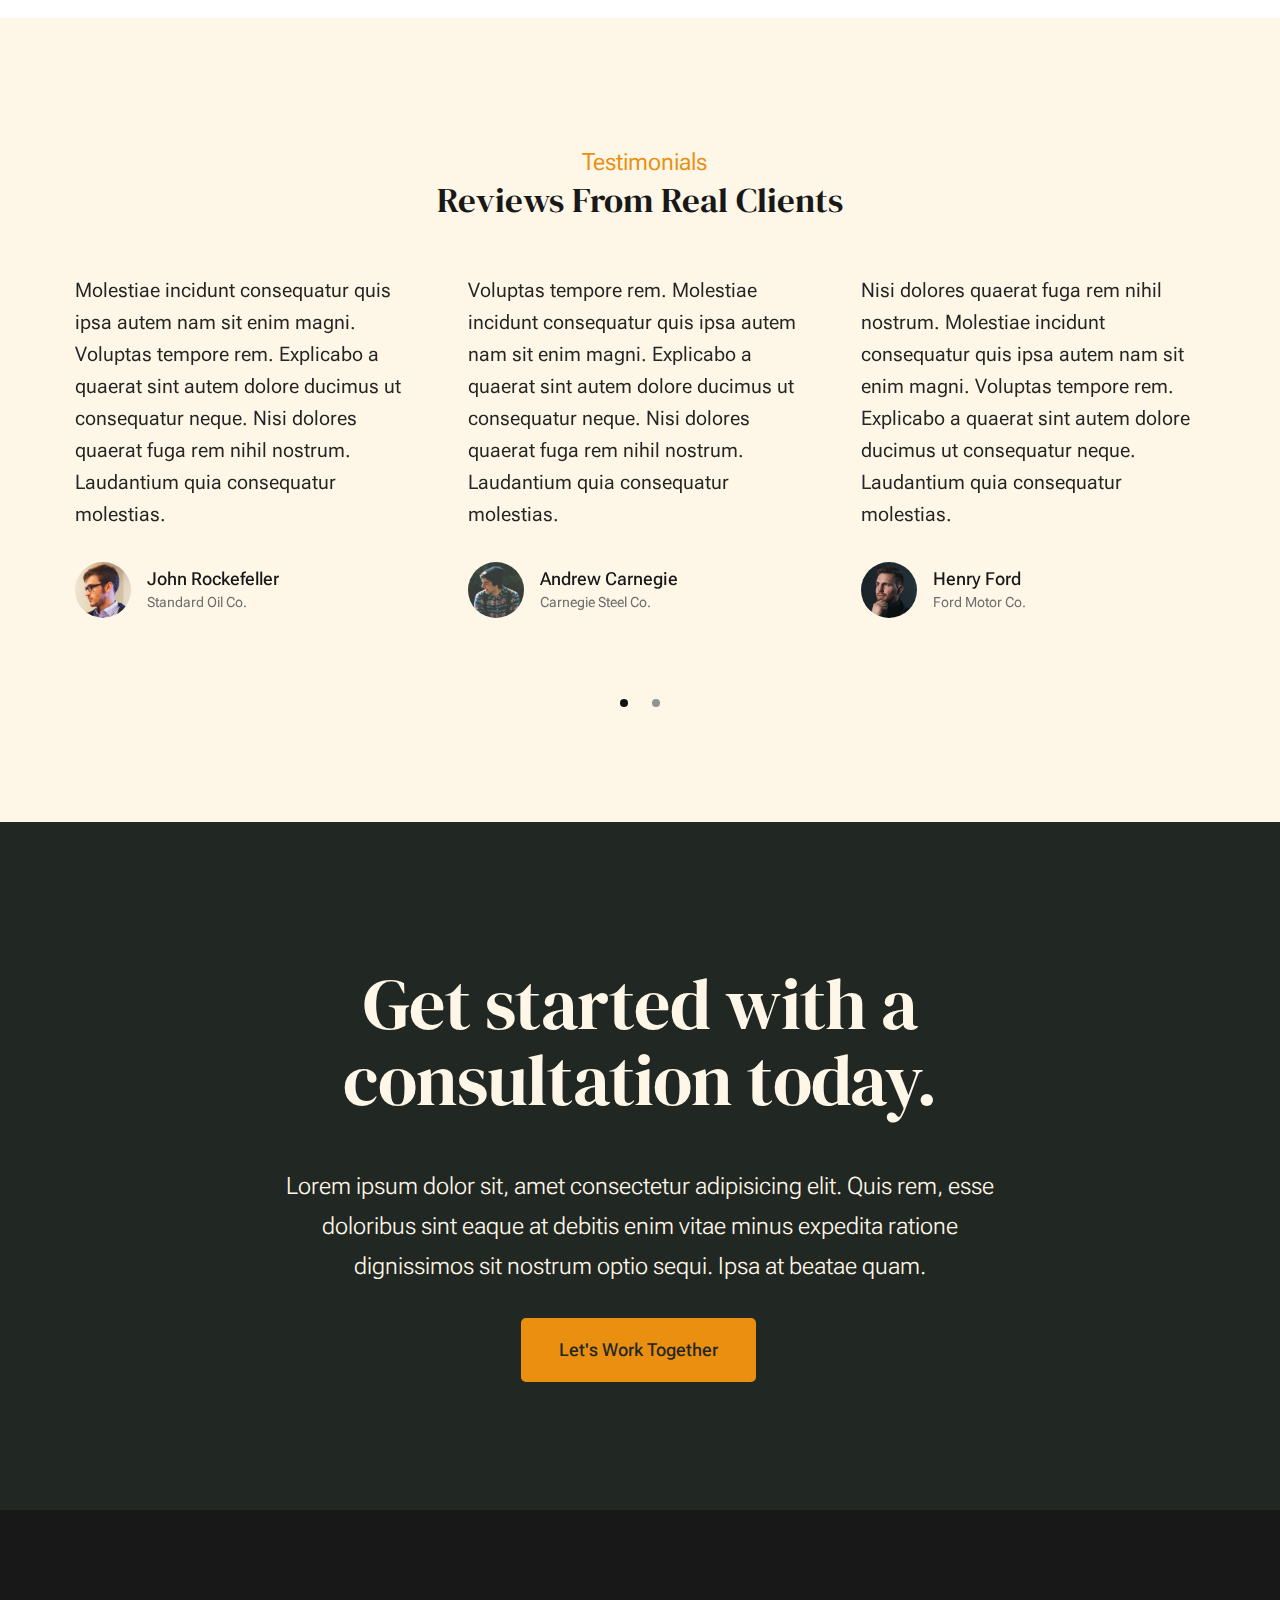
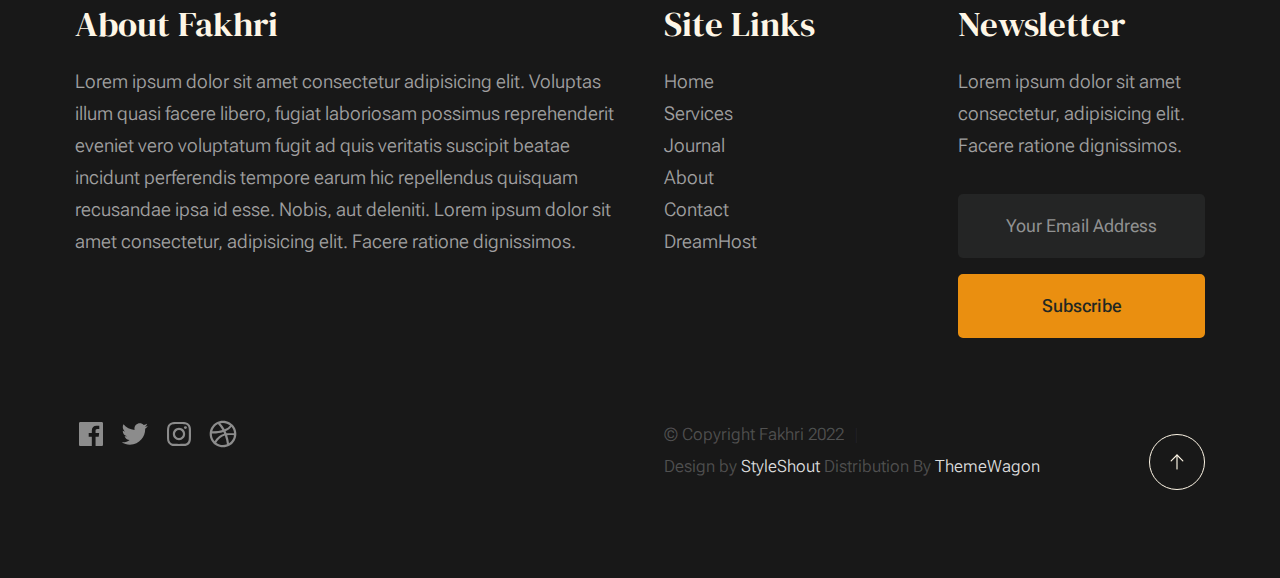
<file: generic.html>
<!DOCTYPE html>
<html lang="en" class="no-js" >
<head>

    <!--- basic page needs
    ================================================== -->
    <meta charset="utf-8">
    <meta name="viewport" content="width=device-width, initial-scale=1">
    <title>Generic - Fakhri</title>

    <script>
        document.documentElement.classList.remove('no-js');
        document.documentElement.classList.add('js');
    </script>

    <!-- CSS
    ================================================== -->
    <link rel="stylesheet" href="css/vendor.css">
    <link rel="stylesheet" href="css/styles.css">

    <!-- favicons
    ================================================== -->
    <link rel="apple-touch-icon" sizes="180x180" href="apple-touch-icon.png">
    <link rel="icon" type="image/png" sizes="32x32" href="favicon-32x32.png">
    <link rel="icon" type="image/png" sizes="16x16" href="favicon-16x16.png">
    <link rel="manifest" href="site.webmanifest">

</head>


<body id="top">


    <!-- preloader
    ================================================== -->
    <div id="preloader">
        <div id="loader" class="dots-fade">
            <div></div>
            <div></div>
            <div></div>
        </div>
    </div>


    <!-- page wrap
    ================================================== -->
    <div id="page" class="s-pagewrap">


        <!-- # site header 
        ================================================== -->
        <header class="s-header">

            <div class="row s-header__inner width-sixteen-col">

                <div class="s-header__block">
                    <div class="s-header__logo">
                        <a class="logo" href="index.html">
                            <img src="images/logo.svg" alt="Homepage">
                        </a>
                    </div>

                    <a class="s-header__menu-toggle" href="#0"><span>Menu</span></a>
                </div> <!-- end s-header__block -->

                <nav class="s-header__nav">
    
                    <ul class="s-header__menu-links">
                        <li><a href="about.html">About</a></li>
                        <li><a href="services.html">Services</a></li>
                        <li><a href="blog.html">Journal</a></li>
                        <li><a href="contact.html">Contact</a></li>
                    </ul> <!-- s-header__menu-links -->

                    <div class="s-header__contact">
                        <a href="contact.html" class="btn btn--primary s-header__contact-btn">Let's Work Together</a>                        
                    </div> <!-- s-header__contact -->
    
                </nav> <!-- end s-header__nav -->

            </div> <!-- end s-header__inner -->

        </header> <!-- end s-header -->


        <!-- # site main content
        ================================================== -->
        <section id="content" class="s-content">

               <section class="s-pageheader pageheader">
                    <div class="row">
                        <div class="column xl-12">
                            <h1 class="page-title">
                               A Simple Generic Page
                            </h1>
                            
                        </div>
                    </div>
               </section> <!-- end pageheader --> 

               <section class="s-pagecontent pagecontent">

                    <div class="row pageintro">
                        <div class="column xl-6 lg-12">
                            <h2 class="text-display-title">A short phrase about whatever you want to say</h2>
                        </div>
                        <div class="column xl-6 lg-12 u-flexitem-x-right">
                            <p class="lead">
                            Lorem ipsum dolor sit amet consectetur, adipisicing elit. Alias eos quas blanditiis, quos sint nostrum fugit aperiam 
                            inventore optio itaque molestias corporis, ipsa tenetur eligendi nihil iste porro, natus culpa consequuntur? Maxime, 
                            corporis tempore. Sed tenetur veritatis velit recusandae eum, molestiae voluptate ducimus laudantium esse illo. 
                            </p>
                        </div>                       
                    </div> <!-- end pageintro -->   
                    
                    <div class="row pagemedia">
                        <d class="column xl-12">
                            <figure class="page-media">                                
                                <img src="images/sample-1200.jpg" 
                                     srcset="images/sample-2400.jpg 2400w, 
                                             images/sample-1200.jpg 1200w, 
                                             images/sample-600.jpg 600w" sizes="(max-width: 2400px) 100vw, 2400px" alt="">
                            </figure>
                        </d>
                    </div> <!-- end pagemedia -->

                    <div class="row width-narrower pagemain">
                        <div class="column xl-12"> 

                            <h2>Nostrum In Facilis</h2>
                            <p>
                            Eaque temporibus culpa perferendis expedita assumenda mollitia magnam. Lorem ipsum dolor sit amet consectetur adipisicing elit
                            facilis voluptates voluptatum animi numquam quas ea praesentium quaerat maxime sunt odit inventore itaque est et autem sequi nulla. 
                            Distinctio obcaecati nesciunt asperiores dolorum tenetur voluptates, nemo alias doloremque. Quos cumque ipsum laudantium odio vero 
                            aut odit nostrum aliquam? Nostrum in facilis, minus fuga quasi voluptas explicabo possimus incidunt, expedita tempora eius rem nobis sequi. 
                            Doloribus esse sint suscipit quam nisi blanditiis voluptate explicabo.
                            </p>

                            <h2>Eaque Temporibus Tulpa</h2>

                            <p>
                            Quibusdam quis autem voluptatibus earum vel ex error ea magni. Rerum quam quos. Aut asperiores sit mollitia. Rem neque et voluptatem 
                            eos quia sed eligendi et. Eaque velit eligendi ut magnam. Cumque ducimus laborum doloribus facere maxime vel earum quidem enim suscipit. 
                            Numquam, corporis accusamus commodi saepe nostrum nesciunt nisi rem necessitatibus unde laboriosam molestias, quam ipsa voluptatum sed 
                            ex cumque facilis assumenda maiores tempore reiciendis enim accusantium.
                            </p>

                            <h2>Blanditiis Voluptate Explicabo</h2>
                            <p>
                            Lorem ipsum dolor sit amet consectetur adipisicing elit. Eaque temporibus culpa perferendis expedita assumenda mollitia magnam, 
                            facilis voluptates voluptatum animi numquam quas ea praesentium quaerat maxime sunt odit inventore itaque est et autem sequi nulla. 
                            Distinctio obcaecati nesciunt asperiores dolorum tenetur voluptates, nemo alias doloremque. Quos cumque ipsum laudantium odio vero aut 
                            odit nostrum aliquam? Nostrum in facilis, minus fuga quasi voluptas explicabo possimus incidunt, expedita tempora eius rem nobis sequi. 
                            Doloribus esse sint suscipit quam nisi blanditiis voluptate explicabo.
                            </p>

                            <p>
                            Quibusdam quis autem voluptatibus earum vel ex error ea magni. Rerum quam quos. Aut asperiores sit mollitia. Rem neque et voluptatem 
                            eos quia sed eligendi et. Eaque velit eligendi ut magnam. Cumque ducimus laborum doloribus facere maxime vel earum quidem enim suscipit. 
                            Numquam, corporis accusamus commodi saepe nostrum nesciunt nisi rem necessitatibus unde laboriosam molestias, quam ipsa voluptatum sed 
                            ex cumque facilis assumenda maiores tempore reiciendis enim accusantium?
                            </p>                   

                            <h2>Et Assumenda Debitis Aut Quidem</h2>
                            <p>
                            Lorem ipsum dolor sit amet consectetur adipisicing elit. Et assumenda debitis aut quidem ad voluptates quibusdam soluta temporibus, 
                            eveniet nobis tempore sunt, provident sapiente accusamus dignissimos voluptatum fugiat nulla dicta nihil molestiae aspernatur error in. 
                            Ut quo porro voluptatum delectus asperiores culpa non cum facere minima nesciunt assumenda, praesentium reprehenderit accusamus, quam 
                            repellat nobis nemo? Ut magnam unde culpa pariatur possimus sunt fugiat ea maxime praesentium eaque quo odio sed eligendi harum dolor, 
                            repellendus reprehenderit facere nihil quam. Saepe, magni.
                            </p>

                        </div> <!-- end grid-block-->
                    </div> <!-- end pagemain -->

               </section> <!-- pagecontent -->

               <section class="s-testimonials">

                    <div class="s-testimonials__header row row-x-center text-center">
                        <div class="column xl-8 lg-12">
        
                            <p class="text-pretitle">
                            Testimonials
                            </p>
                            <h3>
                            Reviews From Real Clients
                            </h3>                        
        
                        </div>
                    </div> <!--end s-testimonials__header -->

                    <div class="row s-testimonials__content">
                        <div class="column xl-12 testimonials">

                            <div class="swiper-container testimonials__slider page-slider">

                                <div class="swiper-wrapper">
                                    <div class="testimonials__slide swiper-slide">
                                        <p>
                                        Molestiae incidunt consequatur quis ipsa autem nam sit enim magni. Voluptas tempore rem. 
                                        Explicabo a quaerat sint autem dolore ducimus ut consequatur neque. Nisi dolores quaerat fuga rem nihil nostrum.
                                        Laudantium quia consequatur molestias.
                                        </p>
                                        <div class="testimonials__author">
                                            <img src="images/avatars/user-01.jpg" alt="Author image" class="testimonials__avatar">
                                            <cite class="testimonials__cite">
                                                <strong>John Rockefeller</strong>
                                                <span>Standard Oil Co.</span>
                                            </cite>
                                        </div>
                                    </div>
                                    <div class="testimonials__slide swiper-slide">
                                        <p>
                                        Voluptas tempore rem. Molestiae incidunt consequatur quis ipsa autem nam sit enim magni. 
                                        Explicabo a quaerat sint autem dolore ducimus ut consequatur neque. Nisi dolores quaerat fuga rem nihil nostrum.
                                        Laudantium quia consequatur molestias.
                                        </p>
                                        <div class="testimonials__author">
                                            <img src="images/avatars/user-04.jpg" alt="Author image" class="testimonials__avatar">
                                            <cite class="testimonials__cite">
                                                <strong>Andrew Carnegie</strong>
                                                <span>Carnegie Steel Co.</span>
                                            </cite>
                                        </div>
                                    </div>
                                    <div class="testimonials__slide swiper-slide">
                                        <p>
                                        Nisi dolores quaerat fuga rem nihil nostrum. Molestiae incidunt consequatur quis ipsa autem nam sit enim magni. 
                                        Voluptas tempore rem. Explicabo a quaerat sint autem dolore ducimus ut consequatur neque. 
                                        Laudantium quia consequatur molestias.
                                        </p>
                                        <div class="testimonials__author">
                                            <img src="images/avatars/user-06.jpg" alt="Author image" class="testimonials__avatar">
                                            <cite class="testimonials__cite">
                                                <strong>Henry Ford</strong>
                                                <span>Ford Motor Co.</span>
                                            </cite>
                                        </div>
                                    </div>
                                    <div class="testimonials__slide swiper-slide">
                                        <p>
                                        Molestiae incidunt consequatur quis ipsa autem nam sit enim magni. Voluptas tempore rem. 
                                        Explicabo a quaerat sint autem dolore ducimus ut consequatur neque. Nisi dolores quaerat fuga rem nihil nostrum.
                                        Laudantium quia consequatur molestias.
                                        </p>
                                        <div class="testimonials__author">
                                            <img src="images/avatars/user-02.jpg" alt="Author image" class="testimonials__avatar">
                                            <cite class="testimonials__cite">
                                                <strong>John Morgan</strong>
                                                <span>JP Morgan & Co.</span>
                                            </cite>
                                        </div>
                                    </div> 
                                </div> <!-- end swiper-wrapper --> 

                                <div class="swiper-pagination"></div>

                            </div> <!--end testimonials__slider --> 

                        </div> <!-- testimonials -->
                    </div> <!--end s-testimonials__content -->

               </section> <!-- end s-testimonials -->

        </section> <!-- s-content-->

        <!-- # cta
        ================================================== -->
        <section id="cta" class="s-cta">

            <div class="row row-x-center text-center">
                <div class="column xl-8 lg-12">

                    <div class="s-cta__content">
                        <h2 class="text-display-title">
                        Get started with a consultation today.
                        </h2>
                        <p class="lead">
                        Lorem ipsum dolor sit, amet consectetur adipisicing elit. Quis rem, esse doloribus sint eaque at debitis enim vitae minus expedita ratione dignissimos sit nostrum optio sequi. Ipsa at beatae quam.
                        </p>
                        <a href="contact.html" class="btn btn--primary">Let's Work Together</a>
                    </div>

                </div>
            </div>

        </section> <!-- end s-cta -->


        <!-- # footer 
        ================================================== -->
        <footer class="s-footer">
            <div class="row s-footer__content">
                <div class="column xl-6 lg-6 md-12 s-footer__block s-footer__about">                    
                    <h3>About Fakhri</h3>
                    <p>
                    Lorem ipsum dolor sit amet consectetur adipisicing elit. Voluptas illum quasi facere libero, 
                    fugiat laboriosam possimus reprehenderit eveniet vero voluptatum fugit ad quis veritatis suscipit beatae 
                    incidunt perferendis tempore earum hic repellendus quisquam recusandae ipsa id esse. Nobis, aut deleniti.
                    Lorem ipsum dolor sit amet consectetur, adipisicing elit. Facere ratione dignissimos.
                    </p>               
                </div>                
                <div class="column xl-3 lg-6 md-12 s-footer__block s-footer__site-links">
                    <h3>Site Links</h3>
                    <ul class="link-list">
                        <li><a href="index.html">Home</a></li>
                        <li><a href="services.html">Services</a></li>
                        <li><a href="blog.html">Journal</a></li>
                        <li><a href="about.html">About</a></li>
                        <li><a href="contact.html">Contact</a></li>
                        <li><a href="https://www.dreamhost.com/r.cgi?287326">DreamHost</a></li>
                    </ul>
                </div>
                <div class="column xl-3 lg-6 md-12 tab-12 s-footer__block s-footer__newsletter">
                    <h3>Newsletter</h3>

                    <p>
                    Lorem ipsum dolor sit amet consectetur, adipisicing elit. Facere ratione dignissimos.
                    </p>

                    <div class="subscribe-form">
                        <form id="mc-form" class="mc-form">
                            <input type="email" name="EMAIL" id="mce-EMAIL" class="u-fullwidth text-center" placeholder="Your Email Address" title="The domain portion of the email address is invalid (the portion after the @)." pattern="^([^\x00-\x20\x22\x28\x29\x2c\x2e\x3a-\x3c\x3e\x40\x5b-\x5d\x7f-\xff]+|\x22([^\x0d\x22\x5c\x80-\xff]|\x5c[\x00-\x7f])*\x22)(\x2e([^\x00-\x20\x22\x28\x29\x2c\x2e\x3a-\x3c\x3e\x40\x5b-\x5d\x7f-\xff]+|\x22([^\x0d\x22\x5c\x80-\xff]|\x5c[\x00-\x7f])*\x22))*\x40([^\x00-\x20\x22\x28\x29\x2c\x2e\x3a-\x3c\x3e\x40\x5b-\x5d\x7f-\xff]+|\x5b([^\x0d\x5b-\x5d\x80-\xff]|\x5c[\x00-\x7f])*\x5d)(\x2e([^\x00-\x20\x22\x28\x29\x2c\x2e\x3a-\x3c\x3e\x40\x5b-\x5d\x7f-\xff]+|\x5b([^\x0d\x5b-\x5d\x80-\xff]|\x5c[\x00-\x7f])*\x5d))*(\.\w{2,})+$" required>
                            <input type="submit" name="subscribe" value="Subscribe" class="btn btn--primary btn--small u-fullwidth">
                            <!-- <div style="position: absolute; left: -5000px;" aria-hidden="true"><input type="text" name="b_cdb7b577e41181934ed6a6a44_9a91cfe7b3" tabindex="-1" value=""></div> -->
                            <div class="mc-status"></div>
                        </form>
                    </div>
                </div>
            </div>    
            
            <div class="row s-footer__bottom">
                <div class="column xl-6 lg-12">
                    <ul class="s-footer__social social-list">
                        <li>
                            <a href="#0">
                                <svg xmlns="http://www.w3.org/2000/svg" width="24" height="24" viewBox="0 0 24 24" style="fill:rgba(0, 0, 0, 1);transform:;-ms-filter:"><path d="M20,3H4C3.447,3,3,3.448,3,4v16c0,0.552,0.447,1,1,1h8.615v-6.96h-2.338v-2.725h2.338v-2c0-2.325,1.42-3.592,3.5-3.592 c0.699-0.002,1.399,0.034,2.095,0.107v2.42h-1.435c-1.128,0-1.348,0.538-1.348,1.325v1.735h2.697l-0.35,2.725h-2.348V21H20 c0.553,0,1-0.448,1-1V4C21,3.448,20.553,3,20,3z"></path></svg>
                                <span class="u-screen-reader-text">Facebook</span>
                            </a>
                        </li>
                        <li>
                            <a href="#0">
                                <svg xmlns="http://www.w3.org/2000/svg" width="24" height="24" viewBox="0 0 24 24" style="fill:rgba(0, 0, 0, 1);transform:;-ms-filter:"><path d="M19.633,7.997c0.013,0.175,0.013,0.349,0.013,0.523c0,5.325-4.053,11.461-11.46,11.461c-2.282,0-4.402-0.661-6.186-1.809 c0.324,0.037,0.636,0.05,0.973,0.05c1.883,0,3.616-0.636,5.001-1.721c-1.771-0.037-3.255-1.197-3.767-2.793 c0.249,0.037,0.499,0.062,0.761,0.062c0.361,0,0.724-0.05,1.061-0.137c-1.847-0.374-3.23-1.995-3.23-3.953v-0.05 c0.537,0.299,1.16,0.486,1.82,0.511C3.534,9.419,2.823,8.184,2.823,6.787c0-0.748,0.199-1.434,0.548-2.032 c1.983,2.443,4.964,4.04,8.306,4.215c-0.062-0.3-0.1-0.611-0.1-0.923c0-2.22,1.796-4.028,4.028-4.028 c1.16,0,2.207,0.486,2.943,1.272c0.91-0.175,1.782-0.512,2.556-0.973c-0.299,0.935-0.936,1.721-1.771,2.22 c0.811-0.088,1.597-0.312,2.319-0.624C21.104,6.712,20.419,7.423,19.633,7.997z"></path></svg>
                                <span class="u-screen-reader-text">Twitter</span>
                            </a>
                        </li>
                        <li>
                            <a href="#0">
                                <svg xmlns="http://www.w3.org/2000/svg" width="24" height="24" viewBox="0 0 24 24" style="fill:rgba(0, 0, 0, 1);transform:;-ms-filter:"><path d="M11.999,7.377c-2.554,0-4.623,2.07-4.623,4.623c0,2.554,2.069,4.624,4.623,4.624c2.552,0,4.623-2.07,4.623-4.624 C16.622,9.447,14.551,7.377,11.999,7.377L11.999,7.377z M11.999,15.004c-1.659,0-3.004-1.345-3.004-3.003 c0-1.659,1.345-3.003,3.004-3.003s3.002,1.344,3.002,3.003C15.001,13.659,13.658,15.004,11.999,15.004L11.999,15.004z"></path><circle cx="16.806" cy="7.207" r="1.078"></circle><path d="M20.533,6.111c-0.469-1.209-1.424-2.165-2.633-2.632c-0.699-0.263-1.438-0.404-2.186-0.42 c-0.963-0.042-1.268-0.054-3.71-0.054s-2.755,0-3.71,0.054C7.548,3.074,6.809,3.215,6.11,3.479C4.9,3.946,3.945,4.902,3.477,6.111 c-0.263,0.7-0.404,1.438-0.419,2.186c-0.043,0.962-0.056,1.267-0.056,3.71c0,2.442,0,2.753,0.056,3.71 c0.015,0.748,0.156,1.486,0.419,2.187c0.469,1.208,1.424,2.164,2.634,2.632c0.696,0.272,1.435,0.426,2.185,0.45 c0.963,0.042,1.268,0.055,3.71,0.055s2.755,0,3.71-0.055c0.747-0.015,1.486-0.157,2.186-0.419c1.209-0.469,2.164-1.424,2.633-2.633 c0.263-0.7,0.404-1.438,0.419-2.186c0.043-0.962,0.056-1.267,0.056-3.71s0-2.753-0.056-3.71C20.941,7.57,20.801,6.819,20.533,6.111z M19.315,15.643c-0.007,0.576-0.111,1.147-0.311,1.688c-0.305,0.787-0.926,1.409-1.712,1.711c-0.535,0.199-1.099,0.303-1.67,0.311 c-0.95,0.044-1.218,0.055-3.654,0.055c-2.438,0-2.687,0-3.655-0.055c-0.569-0.007-1.135-0.112-1.669-0.311 c-0.789-0.301-1.414-0.923-1.719-1.711c-0.196-0.534-0.302-1.099-0.311-1.669c-0.043-0.95-0.053-1.218-0.053-3.654 c0-2.437,0-2.686,0.053-3.655c0.007-0.576,0.111-1.146,0.311-1.687c0.305-0.789,0.93-1.41,1.719-1.712 c0.534-0.198,1.1-0.303,1.669-0.311c0.951-0.043,1.218-0.055,3.655-0.055c2.437,0,2.687,0,3.654,0.055 c0.571,0.007,1.135,0.112,1.67,0.311c0.786,0.303,1.407,0.925,1.712,1.712c0.196,0.534,0.302,1.099,0.311,1.669 c0.043,0.951,0.054,1.218,0.054,3.655c0,2.436,0,2.698-0.043,3.654H19.315z"></path></svg>
                                <span class="u-screen-reader-text">Instagram</span>
                            </a>
                        </li>
                        <li>
                            <a href="#0">
                                <svg xmlns="http://www.w3.org/2000/svg" width="24" height="24" viewBox="0 0 24 24" style="fill: rgba(0, 0, 0, 1);transform: ;msFilter:;"><path d="M20.66 6.98a9.932 9.932 0 0 0-3.641-3.64C15.486 2.447 13.813 2 12 2s-3.486.447-5.02 1.34c-1.533.893-2.747 2.107-3.64 3.64S2 10.187 2 12s.446 3.487 1.34 5.02a9.924 9.924 0 0 0 3.641 3.64C8.514 21.553 10.187 22 12 22s3.486-.447 5.02-1.34a9.932 9.932 0 0 0 3.641-3.64C21.554 15.487 22 13.813 22 12s-.446-3.487-1.34-5.02zM12 3.66c2 0 3.772.64 5.32 1.919-.92 1.174-2.286 2.14-4.1 2.9-1.002-1.813-2.088-3.327-3.261-4.54A7.715 7.715 0 0 1 12 3.66zM5.51 6.8a8.116 8.116 0 0 1 2.711-2.22c1.212 1.201 2.325 2.7 3.34 4.5-2 .6-4.114.9-6.341.9-.573 0-1.006-.013-1.3-.04A8.549 8.549 0 0 1 5.51 6.8zM3.66 12c0-.054.003-.12.01-.2.007-.08.01-.146.01-.2.254.014.641.02 1.161.02 2.666 0 5.146-.367 7.439-1.1.187.373.381.793.58 1.26-1.32.293-2.674 1.006-4.061 2.14S6.4 16.247 5.76 17.5c-1.4-1.587-2.1-3.42-2.1-5.5zM12 20.34c-1.894 0-3.594-.587-5.101-1.759.601-1.187 1.524-2.322 2.771-3.401 1.246-1.08 2.483-1.753 3.71-2.02a29.441 29.441 0 0 1 1.56 6.62 8.166 8.166 0 0 1-2.94.56zm7.08-3.96a8.351 8.351 0 0 1-2.58 2.621c-.24-2.08-.7-4.107-1.379-6.081.932-.066 1.765-.1 2.5-.1.799 0 1.686.034 2.659.1a8.098 8.098 0 0 1-1.2 3.46zm-1.24-5c-1.16 0-2.233.047-3.22.14a27.053 27.053 0 0 0-.68-1.62c2.066-.906 3.532-2.006 4.399-3.3 1.2 1.414 1.854 3.027 1.96 4.84-.812-.04-1.632-.06-2.459-.06z"></path></svg>
                                <span class="u-screen-reader-text">Dribbble</span>
                            </a>
                        </li>
                    </ul> <!-- end s-footer__social -->
                </div>
                <div class="column xl-6 lg-12">
                    <p class="ss-copyright">
                        <span>© Copyright Fakhri 2022</span> 
                        <span>Design by <a href="https://www.styleshout.com/">StyleShout</a> Distribution By <a href="https://themewagon.com">ThemeWagon</a></span>
                    </p>
                </div>

                <div class="ss-go-top">
                    <a class="smoothscroll" title="Back to Top" href="#top">
                        <svg xmlns="http://www.w3.org/2000/svg" viewBox="0 0 24 24" width="36" height="36" fill="none" stroke="#ffffff" stroke-width="1" stroke-linecap="round" stroke-linejoin="round">&lt;!--!  Atomicons Free 1.00 by @atisalab License - https://atomicons.com/license/ (Icons: CC BY 4.0) Copyright 2021 Atomicons --&gt;<polyline points="17 11 12 6 7 11"></polyline><line x1="12" y1="18" x2="12" y2="6"></line></svg>
                    </a>
                </div> <!-- end ss-go-top -->
            </div>
            
        </footer> <!-- end s-footer -->

    </div> <!-- end page-wrap -->

    <!-- Java Script
    ================================================== -->
    <script src="js/plugins.js"></script>
    <script src="js/main.js"></script>

</body>
</html>
</file>
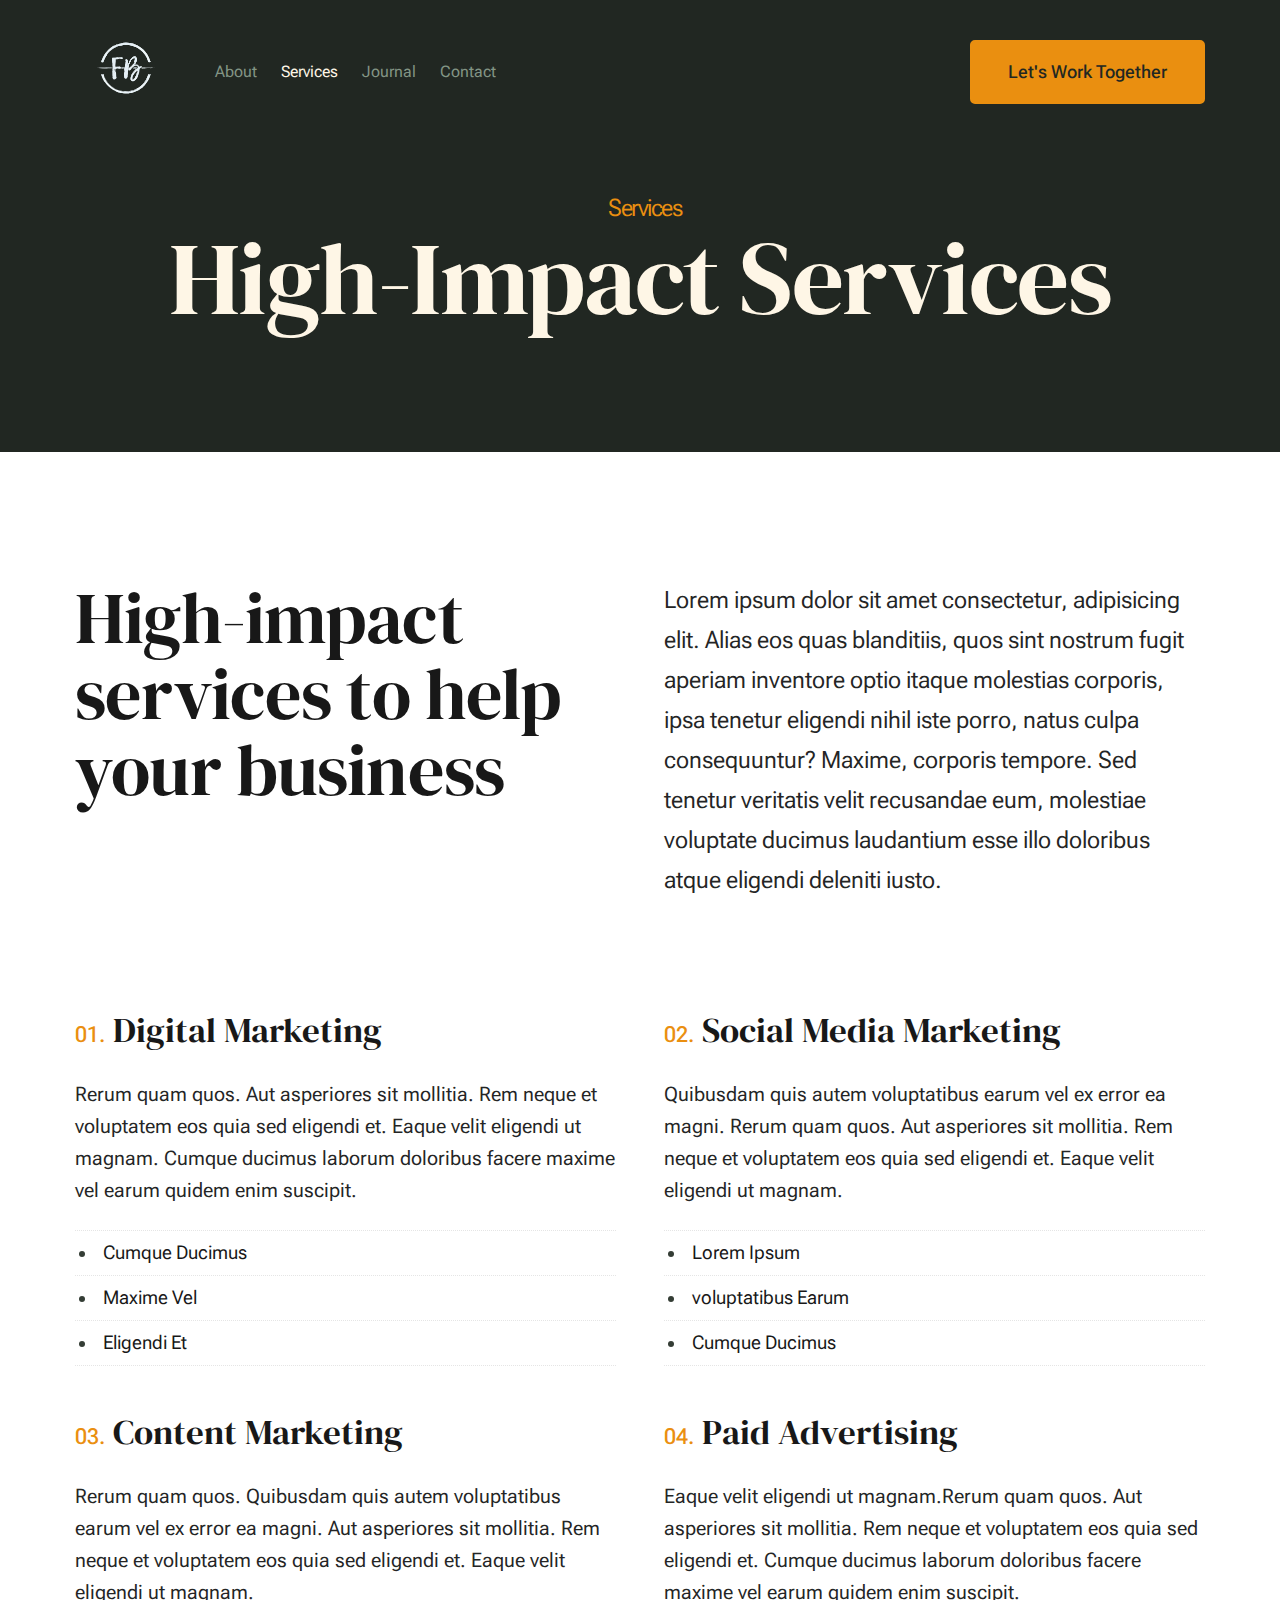
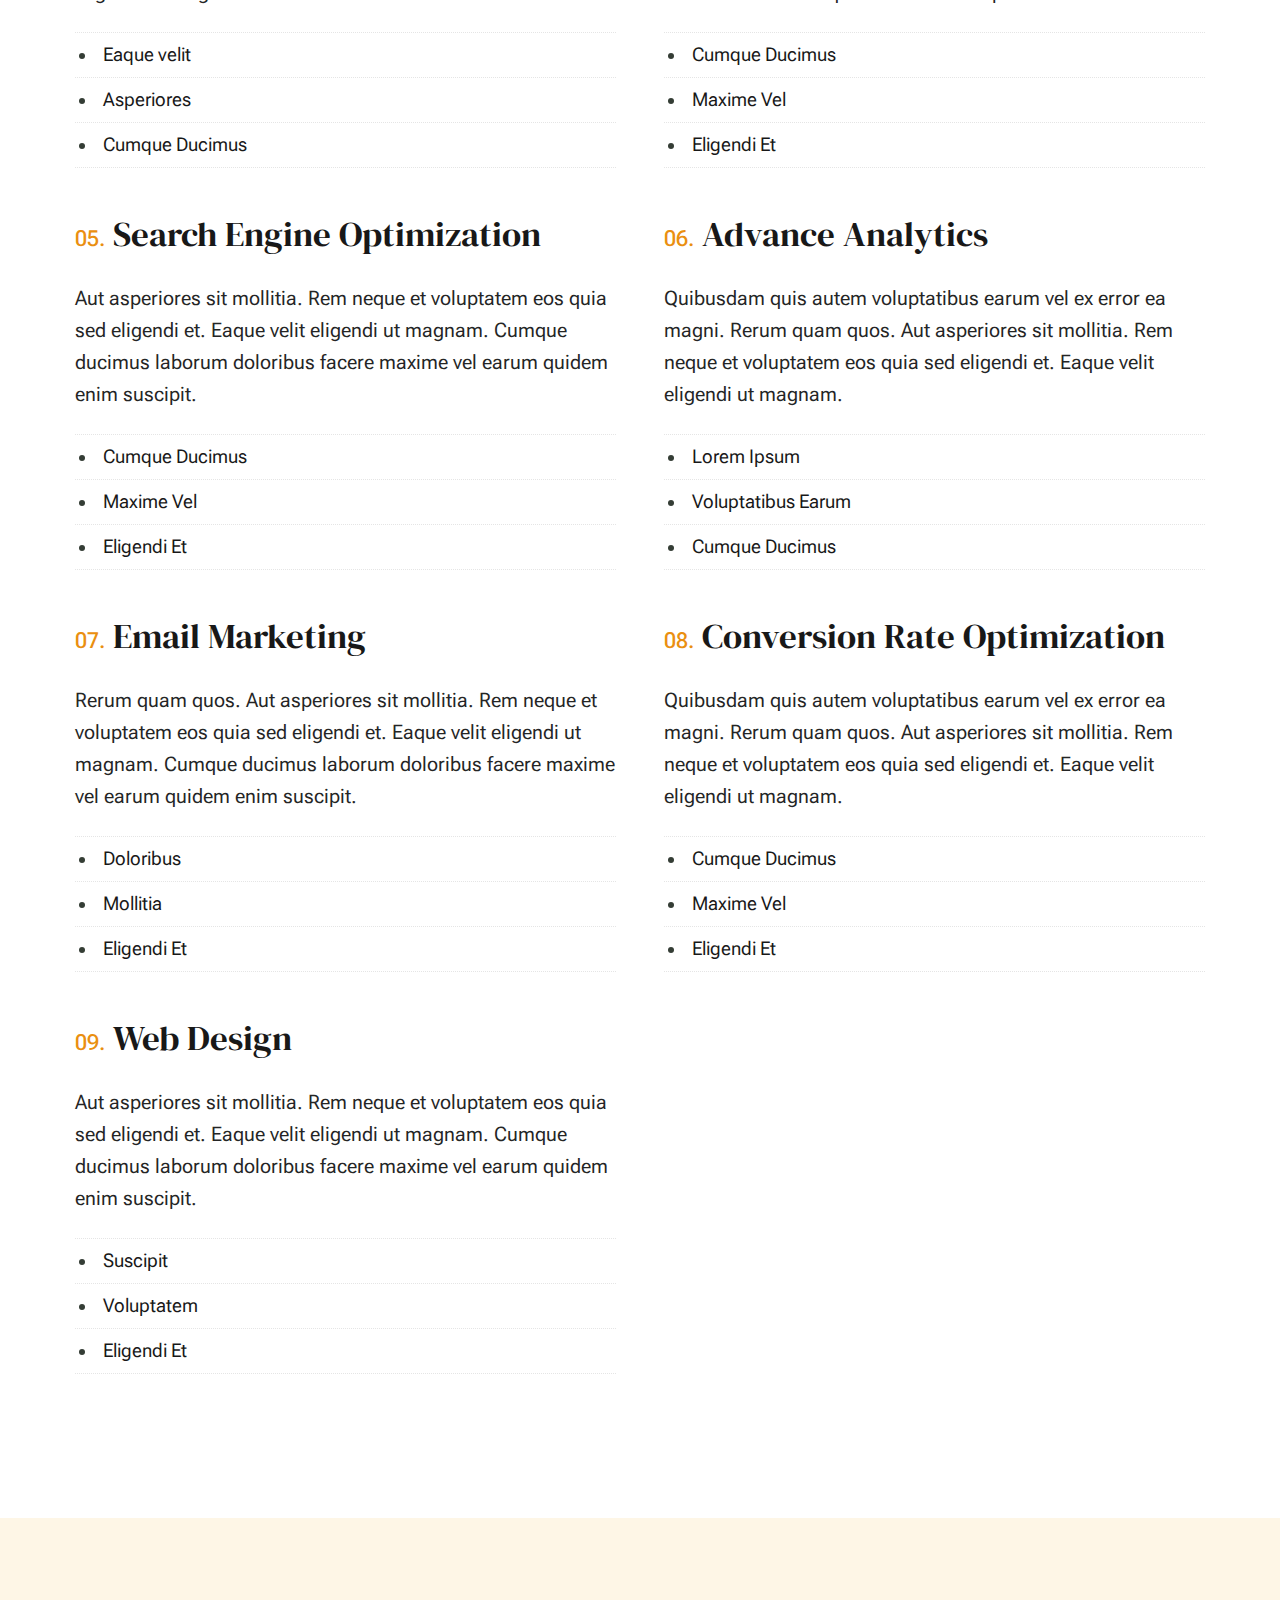
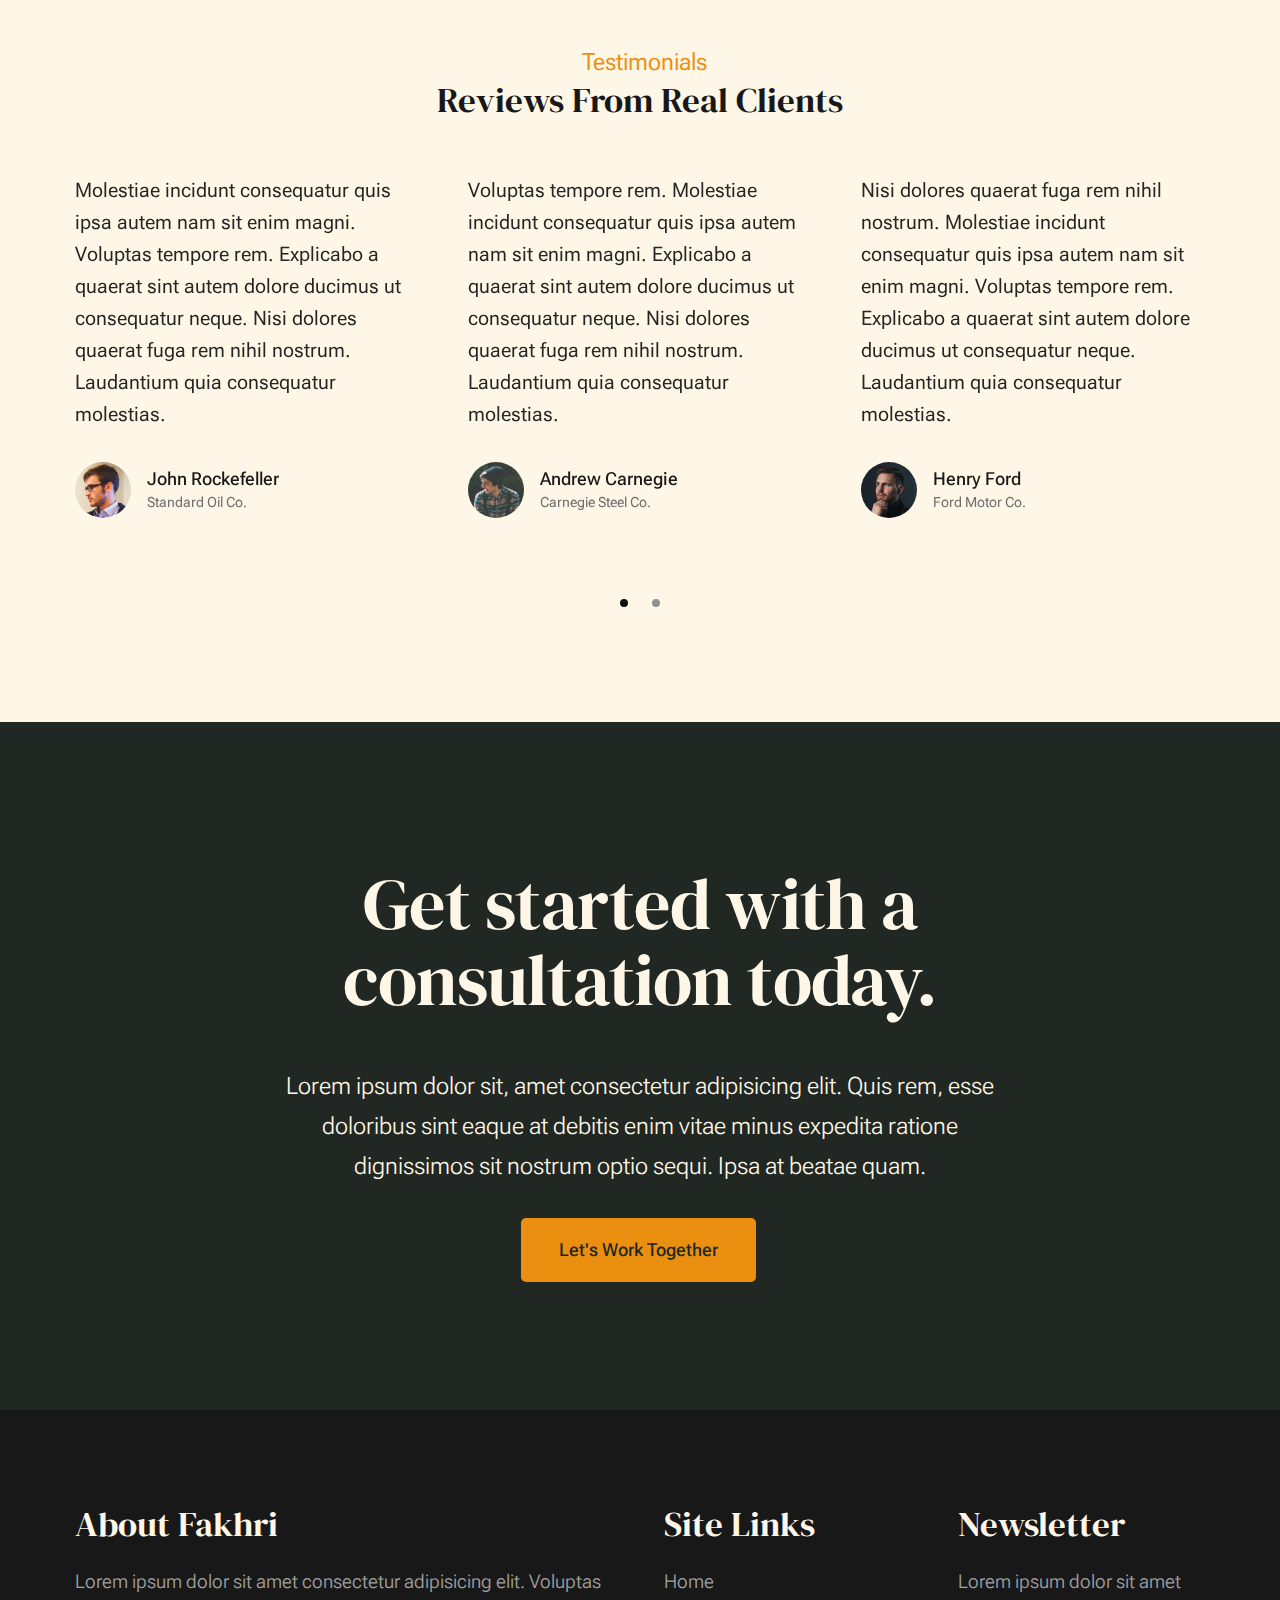
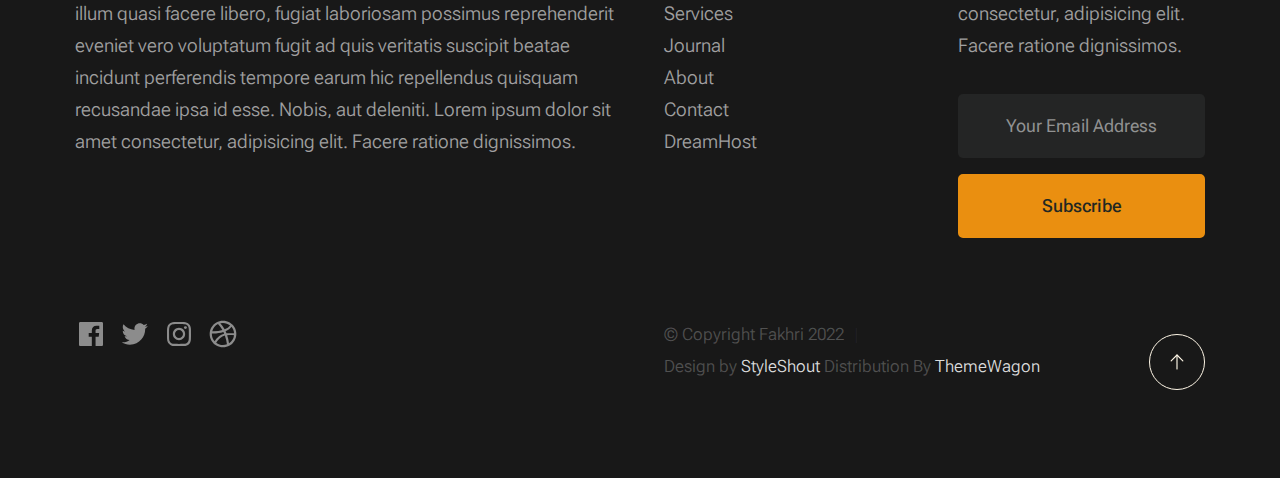
<file: services.html>
<!DOCTYPE html>
<html lang="en" class="no-js" >
<head>

    <!--- basic page needs
    ================================================== -->
    <meta charset="utf-8">
    <meta name="viewport" content="width=device-width, initial-scale=1">
    <title>Services - Fakhri</title>

    <script>
        document.documentElement.classList.remove('no-js');
        document.documentElement.classList.add('js');
    </script>

    <!-- CSS
    ================================================== -->
    <link rel="stylesheet" href="css/vendor.css">
    <link rel="stylesheet" href="css/styles.css">

    <!-- favicons
    ================================================== -->
    <link rel="apple-touch-icon" sizes="180x180" href="apple-touch-icon.png">
    <link rel="icon" type="image/png" sizes="32x32" href="favicon-32x32.png">
    <link rel="icon" type="image/png" sizes="16x16" href="favicon-16x16.png">
    <link rel="manifest" href="site.webmanifest">

</head>


<body id="top">


    <!-- preloader
    ================================================== -->
    <div id="preloader">
        <div id="loader" class="dots-fade">
            <div></div>
            <div></div>
            <div></div>
        </div>
    </div>


    <!-- page wrap
    ================================================== -->
    <div id="page" class="s-pagewrap">

        <!-- # site header 
        ================================================== -->
        <header class="s-header">

            <div class="row s-header__inner width-sixteen-col">

                <div class="s-header__block">
                    <div class="s-header__logo">
                        <a class="logo" href="index.html">
                            <img src="images/logo.svg" alt="Homepage">
                        </a>
                    </div>

                    <a class="s-header__menu-toggle" href="#0"><span>Menu</span></a>
                </div> <!-- end s-header__block -->

                <nav class="s-header__nav">
    
                    <ul class="s-header__menu-links">
                        <li><a href="about.html">About</a></li>
                        <li class="current"><a href="services.html">Services</a></li>
                        <li><a href="blog.html">Journal</a></li>
                        <li><a href="contact.html">Contact</a></li>
                    </ul> <!-- s-header__menu-links -->

                    <div class="s-header__contact">
                        <a href="contact.html" class="btn btn--primary s-header__contact-btn">Let's Work Together</a>                        
                    </div> <!-- s-header__contact -->
    
                </nav> <!-- end s-header__nav -->

            </div> <!-- end s-header__inner -->

        </header> <!-- end s-header -->

        <!-- # site main content
        ================================================== -->
        <section id="content" class="s-content">

               <section class="s-pageheader pageheader">
                    <div class="row">
                        <div class="column xl-12">
                            <h1 class="page-title">
                                <span class="page-title__small-type text-pretitle">Services</span>
                                High-Impact Services
                            </h1>
                            
                        </div>
                    </div>
               </section> <!-- pageheader -->  

               <section class="s-pagecontent pagecontent">

                    <div class="row pageintro">
                        <div class="column xl-6 lg-12">
                            <h2 class="text-display-title">High-impact services to help your business</h2>
                        </div>
                        <div class="column xl-6 lg-12 u-flexitem-x-right">
                            <p class="lead">
                            Lorem ipsum dolor sit amet consectetur, adipisicing elit. Alias eos quas blanditiis, quos sint nostrum fugit aperiam 
                            inventore optio itaque molestias corporis, ipsa tenetur eligendi nihil iste porro, natus culpa consequuntur? Maxime, 
                            corporis tempore. Sed tenetur veritatis velit recusandae eum, molestiae voluptate ducimus laudantium esse illo 
                            doloribus atque eligendi deleniti iusto. 
                            </p>
                        </div>                       
                    </div>  <!-- pageintro -->       

                    <div class="row">
                        <div class="column xl-12 grid-block">             
                            
                            <div class="grid-full grid-list-items list-items show-ctr">
                                
                                <div class="grid-list-items__item list-items__item">
                                    <div class="list-items__item-header">
                                        <h3 class="list-items__item-title">Digital Marketing</h3>
                                    </div>
                                    <div class="list-items__item-text">
                                        <p>
                                        Rerum quam quos. Aut asperiores 
                                        sit mollitia. Rem neque et voluptatem eos quia sed eligendi et. Eaque velit eligendi ut 
                                        magnam. Cumque ducimus laborum doloribus facere maxime vel earum quidem enim suscipit.
                                        </p>

                                        <ul class="list-services">
                                            <li>Cumque Ducimus</li>
                                            <li>Maxime Vel</li>
                                            <li>Eligendi Et</li>
                                        </ul>
                                    </div>
                                </div> <!-- end list-items__item -->
                                <div class="grid-list-items__item list-items__item">
                                    <div class="list-items__item-header">
                                        <h3 class="list-items__item-title">Social Media Marketing</h3>
                                    </div>
                                    <div class="list-items__item-text">
                                        <p>
                                        Quibusdam quis autem voluptatibus earum vel ex error ea magni. Rerum quam quos. Aut asperiores 
                                        sit mollitia. Rem neque et voluptatem eos quia sed eligendi et. Eaque velit eligendi ut 
                                        magnam.
                                        </p>

                                        <ul class="list-services">
                                            <li>Lorem Ipsum</li>
                                            <li>voluptatibus Earum</li>
                                            <li>Cumque Ducimus</li>
                                        </ul>
                                    </div>
                                </div> <!-- end list-items__item -->
                                <div class="grid-list-items__item list-items__item">
                                    <div class="list-items__item-header">
                                        <h3 class="list-items__item-title">Content Marketing</h3>
                                    </div>
                                    <div class="list-items__item-text">
                                        <p>
                                        Rerum quam quos. Quibusdam quis autem voluptatibus earum vel ex error ea magni. Aut asperiores 
                                        sit mollitia. Rem neque et voluptatem eos quia sed eligendi et. Eaque velit eligendi ut 
                                        magnam.
                                        </p>

                                        <ul class="list-services">
                                            <li>Eaque velit</li>
                                            <li>Asperiores</li>
                                            <li>Cumque Ducimus</li>
                                        </ul>
                                    </div>
                                </div> <!-- end list-items__item -->
                                <div class="grid-list-items__item list-items__item">
                                    <div class="list-items__item-header">
                                        <h3 class="list-items__item-title">Paid Advertising</h3>
                                    </div>
                                    <div class="list-items__item-text">
                                        <p>
                                        Eaque velit eligendi ut magnam.Rerum quam quos. Aut asperiores 
                                        sit mollitia. Rem neque et voluptatem eos quia sed eligendi et. 
                                        Cumque ducimus laborum doloribus facere maxime vel earum quidem enim suscipit.
                                        </p>

                                        <ul class="list-services">
                                            <li>Cumque Ducimus</li>
                                            <li>Maxime Vel</li>
                                            <li>Eligendi Et</li>
                                        </ul>
                                    </div>
                                </div> <!-- end list-items__item -->
                                <div class="grid-list-items__item list-items__item">
                                    <div class="list-items__item-header">
                                        <h3 class="list-items__item-title">Search Engine Optimization</h3>
                                    </div>
                                    <div class="list-items__item-text">
                                        <p>
                                        Aut asperiores sit mollitia. Rem neque et voluptatem eos quia sed eligendi et. Eaque velit eligendi ut 
                                        magnam. Cumque ducimus laborum doloribus facere maxime vel earum quidem enim suscipit.
                                        </p>

                                        <ul class="list-services">
                                            <li>Cumque Ducimus</li>
                                            <li>Maxime Vel</li>
                                            <li>Eligendi Et</li>
                                        </ul>
                                    </div>
                                </div> <!-- end list-items__item -->
                                <div class="grid-list-items__item list-items__item">
                                    <div class="list-items__item-header">
                                        <h3 class="list-items__item-title">Advance Analytics</h3>
                                    </div>
                                    <div class="list-items__item-text">
                                        <p>
                                        Quibusdam quis autem voluptatibus earum vel ex error ea magni. Rerum quam quos. Aut asperiores 
                                        sit mollitia. Rem neque et voluptatem eos quia sed eligendi et. Eaque velit eligendi ut 
                                        magnam.
                                        </p>

                                        <ul class="list-services">
                                            <li>Lorem Ipsum</li>
                                            <li>Voluptatibus Earum</li>
                                            <li>Cumque Ducimus</li>
                                        </ul>
                                    </div>
                                </div> <!-- end list-items__item -->
                                <div class="grid-list-items__item list-items__item">
                                    <div class="list-items__item-header">
                                        <h3 class="list-items__item-title">Email Marketing</h3>
                                    </div>
                                    <div class="list-items__item-text">
                                        <p>
                                        Rerum quam quos. Aut asperiores 
                                        sit mollitia. Rem neque et voluptatem eos quia sed eligendi et. Eaque velit eligendi ut 
                                        magnam. Cumque ducimus laborum doloribus facere maxime vel earum quidem enim suscipit.
                                        </p>

                                        <ul class="list-services">
                                            <li>Doloribus</li>
                                            <li>Mollitia</li>
                                            <li>Eligendi Et</li>
                                        </ul>
                                    </div>
                                </div> <!-- end list-items__item -->
                                <div class="grid-list-items__item list-items__item">
                                    <div class="list-items__item-header">
                                        <h3 class="list-items__item-title">Conversion Rate Optimization</h3>
                                    </div>
                                    <div class="list-items__item-text">
                                        <p>
                                        Quibusdam quis autem voluptatibus earum vel ex error ea magni. Rerum quam quos. Aut asperiores 
                                        sit mollitia. Rem neque et voluptatem eos quia sed eligendi et. Eaque velit eligendi ut 
                                        magnam.
                                        </p>

                                        <ul class="list-services">
                                            <li>Cumque Ducimus</li>
                                            <li>Maxime Vel</li>
                                            <li>Eligendi Et</li>
                                        </ul>
                                    </div>
                                </div> <!-- end list-items__item -->
                                <div class="grid-list-items__item list-items__item">
                                    <div class="list-items__item-header">
                                        <h3 class="list-items__item-title">Web Design</h3>
                                    </div>
                                    <div class="list-items__item-text">
                                        <p>
                                        Aut asperiores sit mollitia. Rem neque et voluptatem eos quia sed eligendi et. Eaque velit eligendi ut 
                                        magnam. Cumque ducimus laborum doloribus facere maxime vel earum quidem enim suscipit.
                                        </p>

                                        <ul class="list-services">
                                            <li>Suscipit</li>
                                            <li>Voluptatem</li>
                                            <li>Eligendi Et</li>
                                        </ul>
                                    </div>
                                </div> <!-- end list-items__item -->
    
                            </div> <!-- grid-list-items -->
                           

                        </div> <!-- end grid-block-->
                    </div> <!-- end row -->

               </section> <!-- pagecontent -->

               <section class="s-testimonials">

                    <div class="s-testimonials__header row row-x-center text-center">
                        <div class="column xl-8 lg-12">
        
                            <p class="text-pretitle">
                            Testimonials
                            </p>
                            <h3>
                            Reviews From Real Clients
                            </h3>                        
        
                        </div>
                    </div> <!--end s-testimonials__header -->

                    <div class="row s-testimonials__content">
                        <div class="column xl-12 testimonials">

                            <div class="swiper-container testimonials__slider page-slider">

                                <div class="swiper-wrapper">
                                    <div class="testimonials__slide swiper-slide">
                                        <p>
                                        Molestiae incidunt consequatur quis ipsa autem nam sit enim magni. Voluptas tempore rem. 
                                        Explicabo a quaerat sint autem dolore ducimus ut consequatur neque. Nisi dolores quaerat fuga rem nihil nostrum.
                                        Laudantium quia consequatur molestias.
                                        </p>
                                        <div class="testimonials__author">
                                            <img src="images/avatars/user-01.jpg" alt="Author image" class="testimonials__avatar">
                                            <cite class="testimonials__cite">
                                                <strong>John Rockefeller</strong>
                                                <span>Standard Oil Co.</span>
                                            </cite>
                                        </div>
                                    </div>
                                    <div class="testimonials__slide swiper-slide">
                                        <p>
                                        Voluptas tempore rem. Molestiae incidunt consequatur quis ipsa autem nam sit enim magni. 
                                        Explicabo a quaerat sint autem dolore ducimus ut consequatur neque. Nisi dolores quaerat fuga rem nihil nostrum.
                                        Laudantium quia consequatur molestias.
                                        </p>
                                        <div class="testimonials__author">
                                            <img src="images/avatars/user-04.jpg" alt="Author image" class="testimonials__avatar">
                                            <cite class="testimonials__cite">
                                                <strong>Andrew Carnegie</strong>
                                                <span>Carnegie Steel Co.</span>
                                            </cite>
                                        </div>
                                    </div>
                                    <div class="testimonials__slide swiper-slide">
                                        <p>
                                        Nisi dolores quaerat fuga rem nihil nostrum. Molestiae incidunt consequatur quis ipsa autem nam sit enim magni. 
                                        Voluptas tempore rem. Explicabo a quaerat sint autem dolore ducimus ut consequatur neque. 
                                        Laudantium quia consequatur molestias.
                                        </p>
                                        <div class="testimonials__author">
                                            <img src="images/avatars/user-06.jpg" alt="Author image" class="testimonials__avatar">
                                            <cite class="testimonials__cite">
                                                <strong>Henry Ford</strong>
                                                <span>Ford Motor Co.</span>
                                            </cite>
                                        </div>
                                    </div>
                                    <div class="testimonials__slide swiper-slide">
                                        <p>
                                        Molestiae incidunt consequatur quis ipsa autem nam sit enim magni. Voluptas tempore rem. 
                                        Explicabo a quaerat sint autem dolore ducimus ut consequatur neque. Nisi dolores quaerat fuga rem nihil nostrum.
                                        Laudantium quia consequatur molestias.
                                        </p>
                                        <div class="testimonials__author">
                                            <img src="images/avatars/user-02.jpg" alt="Author image" class="testimonials__avatar">
                                            <cite class="testimonials__cite">
                                                <strong>John Morgan</strong>
                                                <span>JP Morgan & Co.</span>
                                            </cite>
                                        </div>
                                    </div> 
                                </div> <!-- end swiper-wrapper --> 

                                <div class="swiper-pagination"></div>

                            </div> <!--end testimonials__slider --> 

                        </div> <!-- testimonials -->
                    </div> <!--end s-testimonials__content -->

               </section> <!-- end s-testimonials -->

        </section> <!-- s-content-->

        <!-- # cta
        ================================================== -->
        <section id="cta" class="s-cta">

            <div class="row row-x-center text-center">
                <div class="column xl-8 lg-12">

                    <div class="s-cta__content">
                        <h2 class="text-display-title">
                        Get started with a consultation today.
                        </h2>
                        <p class="lead">
                        Lorem ipsum dolor sit, amet consectetur adipisicing elit. Quis rem, esse doloribus sint eaque at debitis enim vitae minus expedita ratione dignissimos sit nostrum optio sequi. Ipsa at beatae quam.
                        </p>
                        <a href="contact.html" class="btn btn--primary">Let's Work Together</a>
                    </div>

                </div>
            </div>

        </section> <!-- end s-cta -->


        <!-- # footer 
        ================================================== -->
        <footer class="s-footer">
            <div class="row s-footer__content">
                <div class="column xl-6 lg-6 md-12 s-footer__block s-footer__about">                    
                    <h3>About Fakhri</h3>
                    <p>
                    Lorem ipsum dolor sit amet consectetur adipisicing elit. Voluptas illum quasi facere libero, 
                    fugiat laboriosam possimus reprehenderit eveniet vero voluptatum fugit ad quis veritatis suscipit beatae 
                    incidunt perferendis tempore earum hic repellendus quisquam recusandae ipsa id esse. Nobis, aut deleniti.
                    Lorem ipsum dolor sit amet consectetur, adipisicing elit. Facere ratione dignissimos.
                    </p>               
                </div>                
                <div class="column xl-3 lg-6 md-12 s-footer__block s-footer__site-links">
                    <h3>Site Links</h3>
                    <ul class="link-list">
                        <li><a href="index.html">Home</a></li>
                        <li><a href="services.html">Services</a></li>
                        <li><a href="blog.html">Journal</a></li>
                        <li><a href="about.html">About</a></li>
                        <li><a href="contact.html">Contact</a></li>
                        <li><a href="https://www.dreamhost.com/r.cgi?287326">DreamHost</a></li>
                    </ul>
                </div>
                <div class="column xl-3 lg-6 md-12 tab-12 s-footer__block s-footer__newsletter">
                    <h3>Newsletter</h3>

                    <p>
                    Lorem ipsum dolor sit amet consectetur, adipisicing elit. Facere ratione dignissimos.
                    </p>

                    <div class="subscribe-form">
                        <form id="mc-form" class="mc-form">
                            <input type="email" name="EMAIL" id="mce-EMAIL" class="u-fullwidth text-center" placeholder="Your Email Address" title="The domain portion of the email address is invalid (the portion after the @)." pattern="^([^\x00-\x20\x22\x28\x29\x2c\x2e\x3a-\x3c\x3e\x40\x5b-\x5d\x7f-\xff]+|\x22([^\x0d\x22\x5c\x80-\xff]|\x5c[\x00-\x7f])*\x22)(\x2e([^\x00-\x20\x22\x28\x29\x2c\x2e\x3a-\x3c\x3e\x40\x5b-\x5d\x7f-\xff]+|\x22([^\x0d\x22\x5c\x80-\xff]|\x5c[\x00-\x7f])*\x22))*\x40([^\x00-\x20\x22\x28\x29\x2c\x2e\x3a-\x3c\x3e\x40\x5b-\x5d\x7f-\xff]+|\x5b([^\x0d\x5b-\x5d\x80-\xff]|\x5c[\x00-\x7f])*\x5d)(\x2e([^\x00-\x20\x22\x28\x29\x2c\x2e\x3a-\x3c\x3e\x40\x5b-\x5d\x7f-\xff]+|\x5b([^\x0d\x5b-\x5d\x80-\xff]|\x5c[\x00-\x7f])*\x5d))*(\.\w{2,})+$" required>
                            <input type="submit" name="subscribe" value="Subscribe" class="btn btn--primary btn--small u-fullwidth">
                            <!-- <div style="position: absolute; left: -5000px;" aria-hidden="true"><input type="text" name="b_cdb7b577e41181934ed6a6a44_9a91cfe7b3" tabindex="-1" value=""></div> -->
                            <div class="mc-status"></div>
                        </form>
                    </div>
                </div>
            </div>    
            
            <div class="row s-footer__bottom">
                <div class="column xl-6 lg-12">
                    <ul class="s-footer__social social-list">
                        <li>
                            <a href="#0">
                                <svg xmlns="http://www.w3.org/2000/svg" width="24" height="24" viewBox="0 0 24 24" style="fill:rgba(0, 0, 0, 1);transform:;-ms-filter:"><path d="M20,3H4C3.447,3,3,3.448,3,4v16c0,0.552,0.447,1,1,1h8.615v-6.96h-2.338v-2.725h2.338v-2c0-2.325,1.42-3.592,3.5-3.592 c0.699-0.002,1.399,0.034,2.095,0.107v2.42h-1.435c-1.128,0-1.348,0.538-1.348,1.325v1.735h2.697l-0.35,2.725h-2.348V21H20 c0.553,0,1-0.448,1-1V4C21,3.448,20.553,3,20,3z"></path></svg>
                                <span class="u-screen-reader-text">Facebook</span>
                            </a>
                        </li>
                        <li>
                            <a href="#0">
                                <svg xmlns="http://www.w3.org/2000/svg" width="24" height="24" viewBox="0 0 24 24" style="fill:rgba(0, 0, 0, 1);transform:;-ms-filter:"><path d="M19.633,7.997c0.013,0.175,0.013,0.349,0.013,0.523c0,5.325-4.053,11.461-11.46,11.461c-2.282,0-4.402-0.661-6.186-1.809 c0.324,0.037,0.636,0.05,0.973,0.05c1.883,0,3.616-0.636,5.001-1.721c-1.771-0.037-3.255-1.197-3.767-2.793 c0.249,0.037,0.499,0.062,0.761,0.062c0.361,0,0.724-0.05,1.061-0.137c-1.847-0.374-3.23-1.995-3.23-3.953v-0.05 c0.537,0.299,1.16,0.486,1.82,0.511C3.534,9.419,2.823,8.184,2.823,6.787c0-0.748,0.199-1.434,0.548-2.032 c1.983,2.443,4.964,4.04,8.306,4.215c-0.062-0.3-0.1-0.611-0.1-0.923c0-2.22,1.796-4.028,4.028-4.028 c1.16,0,2.207,0.486,2.943,1.272c0.91-0.175,1.782-0.512,2.556-0.973c-0.299,0.935-0.936,1.721-1.771,2.22 c0.811-0.088,1.597-0.312,2.319-0.624C21.104,6.712,20.419,7.423,19.633,7.997z"></path></svg>
                                <span class="u-screen-reader-text">Twitter</span>
                            </a>
                        </li>
                        <li>
                            <a href="#0">
                                <svg xmlns="http://www.w3.org/2000/svg" width="24" height="24" viewBox="0 0 24 24" style="fill:rgba(0, 0, 0, 1);transform:;-ms-filter:"><path d="M11.999,7.377c-2.554,0-4.623,2.07-4.623,4.623c0,2.554,2.069,4.624,4.623,4.624c2.552,0,4.623-2.07,4.623-4.624 C16.622,9.447,14.551,7.377,11.999,7.377L11.999,7.377z M11.999,15.004c-1.659,0-3.004-1.345-3.004-3.003 c0-1.659,1.345-3.003,3.004-3.003s3.002,1.344,3.002,3.003C15.001,13.659,13.658,15.004,11.999,15.004L11.999,15.004z"></path><circle cx="16.806" cy="7.207" r="1.078"></circle><path d="M20.533,6.111c-0.469-1.209-1.424-2.165-2.633-2.632c-0.699-0.263-1.438-0.404-2.186-0.42 c-0.963-0.042-1.268-0.054-3.71-0.054s-2.755,0-3.71,0.054C7.548,3.074,6.809,3.215,6.11,3.479C4.9,3.946,3.945,4.902,3.477,6.111 c-0.263,0.7-0.404,1.438-0.419,2.186c-0.043,0.962-0.056,1.267-0.056,3.71c0,2.442,0,2.753,0.056,3.71 c0.015,0.748,0.156,1.486,0.419,2.187c0.469,1.208,1.424,2.164,2.634,2.632c0.696,0.272,1.435,0.426,2.185,0.45 c0.963,0.042,1.268,0.055,3.71,0.055s2.755,0,3.71-0.055c0.747-0.015,1.486-0.157,2.186-0.419c1.209-0.469,2.164-1.424,2.633-2.633 c0.263-0.7,0.404-1.438,0.419-2.186c0.043-0.962,0.056-1.267,0.056-3.71s0-2.753-0.056-3.71C20.941,7.57,20.801,6.819,20.533,6.111z M19.315,15.643c-0.007,0.576-0.111,1.147-0.311,1.688c-0.305,0.787-0.926,1.409-1.712,1.711c-0.535,0.199-1.099,0.303-1.67,0.311 c-0.95,0.044-1.218,0.055-3.654,0.055c-2.438,0-2.687,0-3.655-0.055c-0.569-0.007-1.135-0.112-1.669-0.311 c-0.789-0.301-1.414-0.923-1.719-1.711c-0.196-0.534-0.302-1.099-0.311-1.669c-0.043-0.95-0.053-1.218-0.053-3.654 c0-2.437,0-2.686,0.053-3.655c0.007-0.576,0.111-1.146,0.311-1.687c0.305-0.789,0.93-1.41,1.719-1.712 c0.534-0.198,1.1-0.303,1.669-0.311c0.951-0.043,1.218-0.055,3.655-0.055c2.437,0,2.687,0,3.654,0.055 c0.571,0.007,1.135,0.112,1.67,0.311c0.786,0.303,1.407,0.925,1.712,1.712c0.196,0.534,0.302,1.099,0.311,1.669 c0.043,0.951,0.054,1.218,0.054,3.655c0,2.436,0,2.698-0.043,3.654H19.315z"></path></svg>
                                <span class="u-screen-reader-text">Instagram</span>
                            </a>
                        </li>
                        <li>
                            <a href="#0">
                                <svg xmlns="http://www.w3.org/2000/svg" width="24" height="24" viewBox="0 0 24 24" style="fill: rgba(0, 0, 0, 1);transform: ;msFilter:;"><path d="M20.66 6.98a9.932 9.932 0 0 0-3.641-3.64C15.486 2.447 13.813 2 12 2s-3.486.447-5.02 1.34c-1.533.893-2.747 2.107-3.64 3.64S2 10.187 2 12s.446 3.487 1.34 5.02a9.924 9.924 0 0 0 3.641 3.64C8.514 21.553 10.187 22 12 22s3.486-.447 5.02-1.34a9.932 9.932 0 0 0 3.641-3.64C21.554 15.487 22 13.813 22 12s-.446-3.487-1.34-5.02zM12 3.66c2 0 3.772.64 5.32 1.919-.92 1.174-2.286 2.14-4.1 2.9-1.002-1.813-2.088-3.327-3.261-4.54A7.715 7.715 0 0 1 12 3.66zM5.51 6.8a8.116 8.116 0 0 1 2.711-2.22c1.212 1.201 2.325 2.7 3.34 4.5-2 .6-4.114.9-6.341.9-.573 0-1.006-.013-1.3-.04A8.549 8.549 0 0 1 5.51 6.8zM3.66 12c0-.054.003-.12.01-.2.007-.08.01-.146.01-.2.254.014.641.02 1.161.02 2.666 0 5.146-.367 7.439-1.1.187.373.381.793.58 1.26-1.32.293-2.674 1.006-4.061 2.14S6.4 16.247 5.76 17.5c-1.4-1.587-2.1-3.42-2.1-5.5zM12 20.34c-1.894 0-3.594-.587-5.101-1.759.601-1.187 1.524-2.322 2.771-3.401 1.246-1.08 2.483-1.753 3.71-2.02a29.441 29.441 0 0 1 1.56 6.62 8.166 8.166 0 0 1-2.94.56zm7.08-3.96a8.351 8.351 0 0 1-2.58 2.621c-.24-2.08-.7-4.107-1.379-6.081.932-.066 1.765-.1 2.5-.1.799 0 1.686.034 2.659.1a8.098 8.098 0 0 1-1.2 3.46zm-1.24-5c-1.16 0-2.233.047-3.22.14a27.053 27.053 0 0 0-.68-1.62c2.066-.906 3.532-2.006 4.399-3.3 1.2 1.414 1.854 3.027 1.96 4.84-.812-.04-1.632-.06-2.459-.06z"></path></svg>
                                <span class="u-screen-reader-text">Dribbble</span>
                            </a>
                        </li>
                    </ul> <!-- end s-footer__social -->
                </div>
                <div class="column xl-6 lg-12">
                    <p class="ss-copyright">
                        <span>© Copyright Fakhri 2022</span> 
                        <span>Design by <a href="https://www.styleshout.com/">StyleShout</a> Distribution By <a href="https://themewagon.com">ThemeWagon</a></span>
                    </p>
                </div>

                <div class="ss-go-top">
                    <a class="smoothscroll" title="Back to Top" href="#top">
                        <svg xmlns="http://www.w3.org/2000/svg" viewBox="0 0 24 24" width="36" height="36" fill="none" stroke="#ffffff" stroke-width="1" stroke-linecap="round" stroke-linejoin="round">&lt;!--!  Atomicons Free 1.00 by @atisalab License - https://atomicons.com/license/ (Icons: CC BY 4.0) Copyright 2021 Atomicons --&gt;<polyline points="17 11 12 6 7 11"></polyline><line x1="12" y1="18" x2="12" y2="6"></line></svg>
                    </a>
                </div> <!-- end ss-go-top -->
            </div>
            
        </footer> <!-- end s-footer -->

    </div> <!-- end page-wrap -->

    <!-- Java Script
    ================================================== -->
    <script src="js/plugins.js"></script>
    <script src="js/main.js"></script>

</body>
</html>
</file>
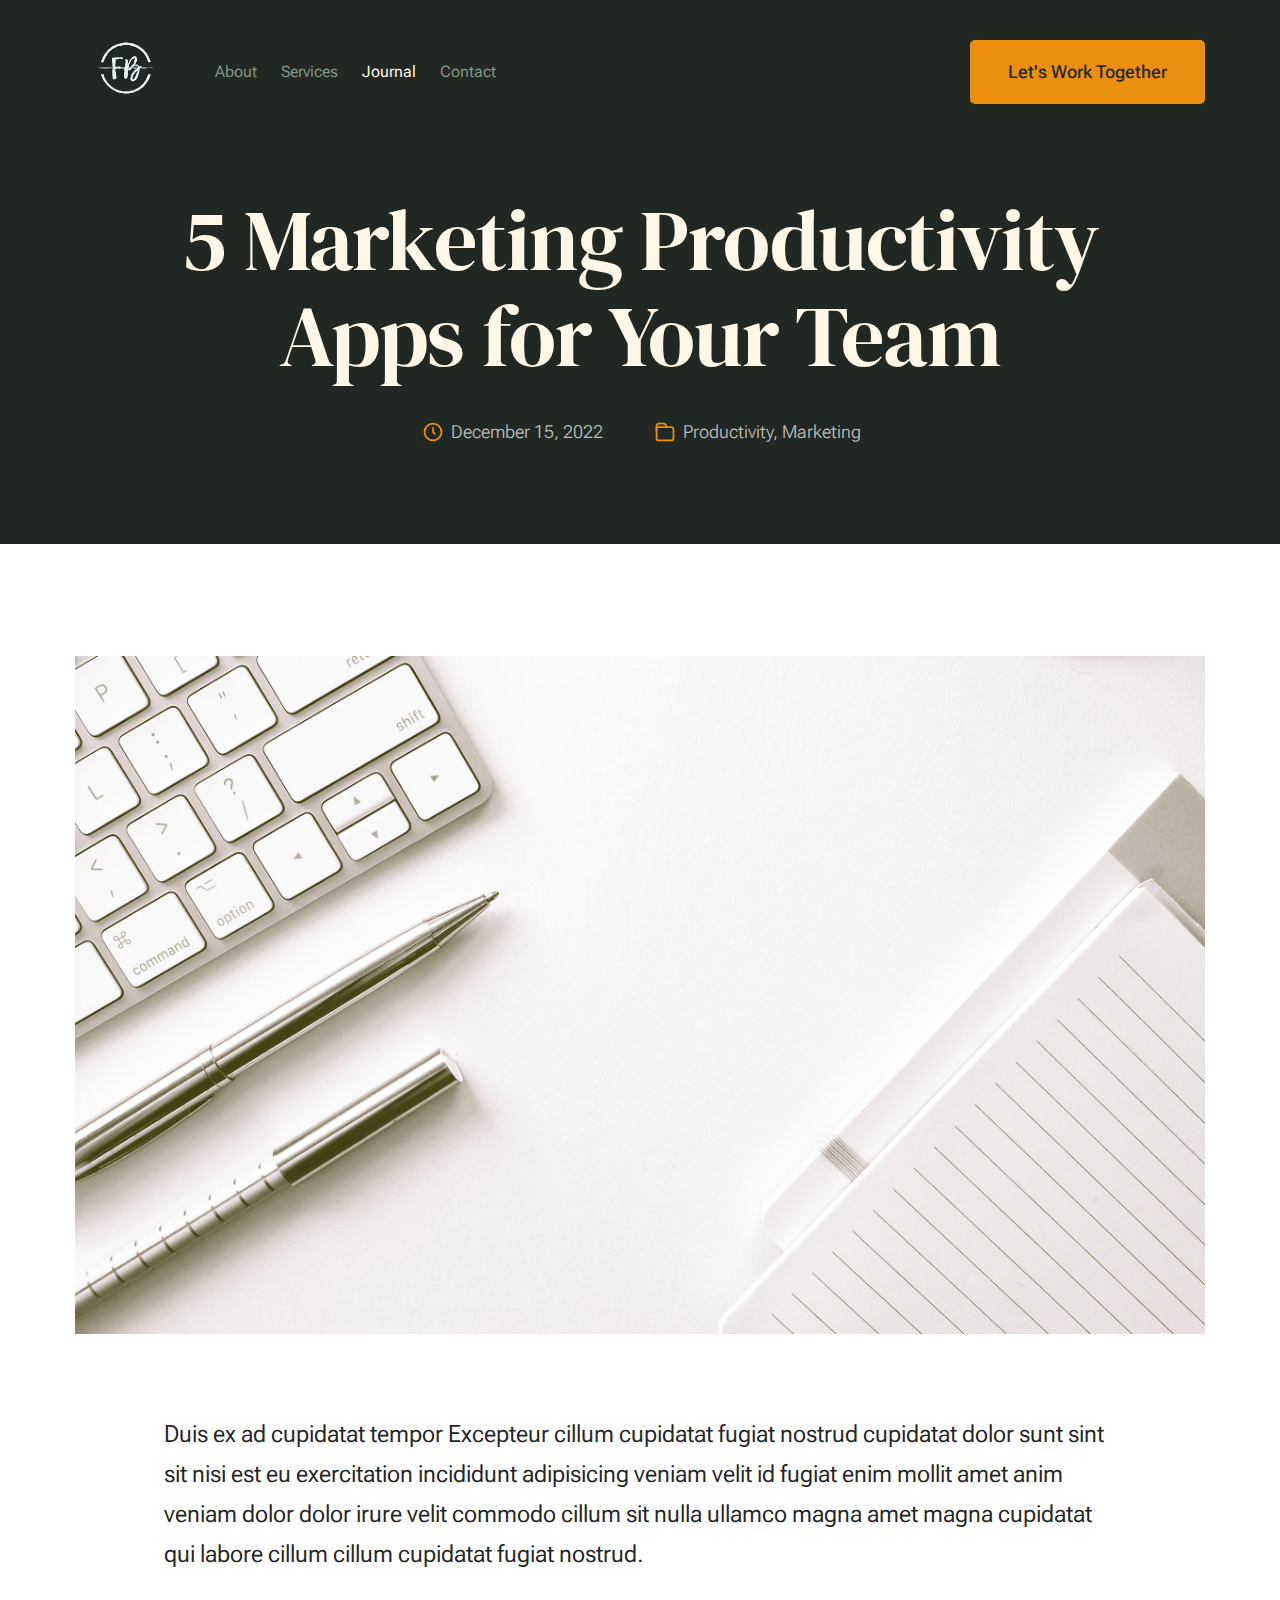
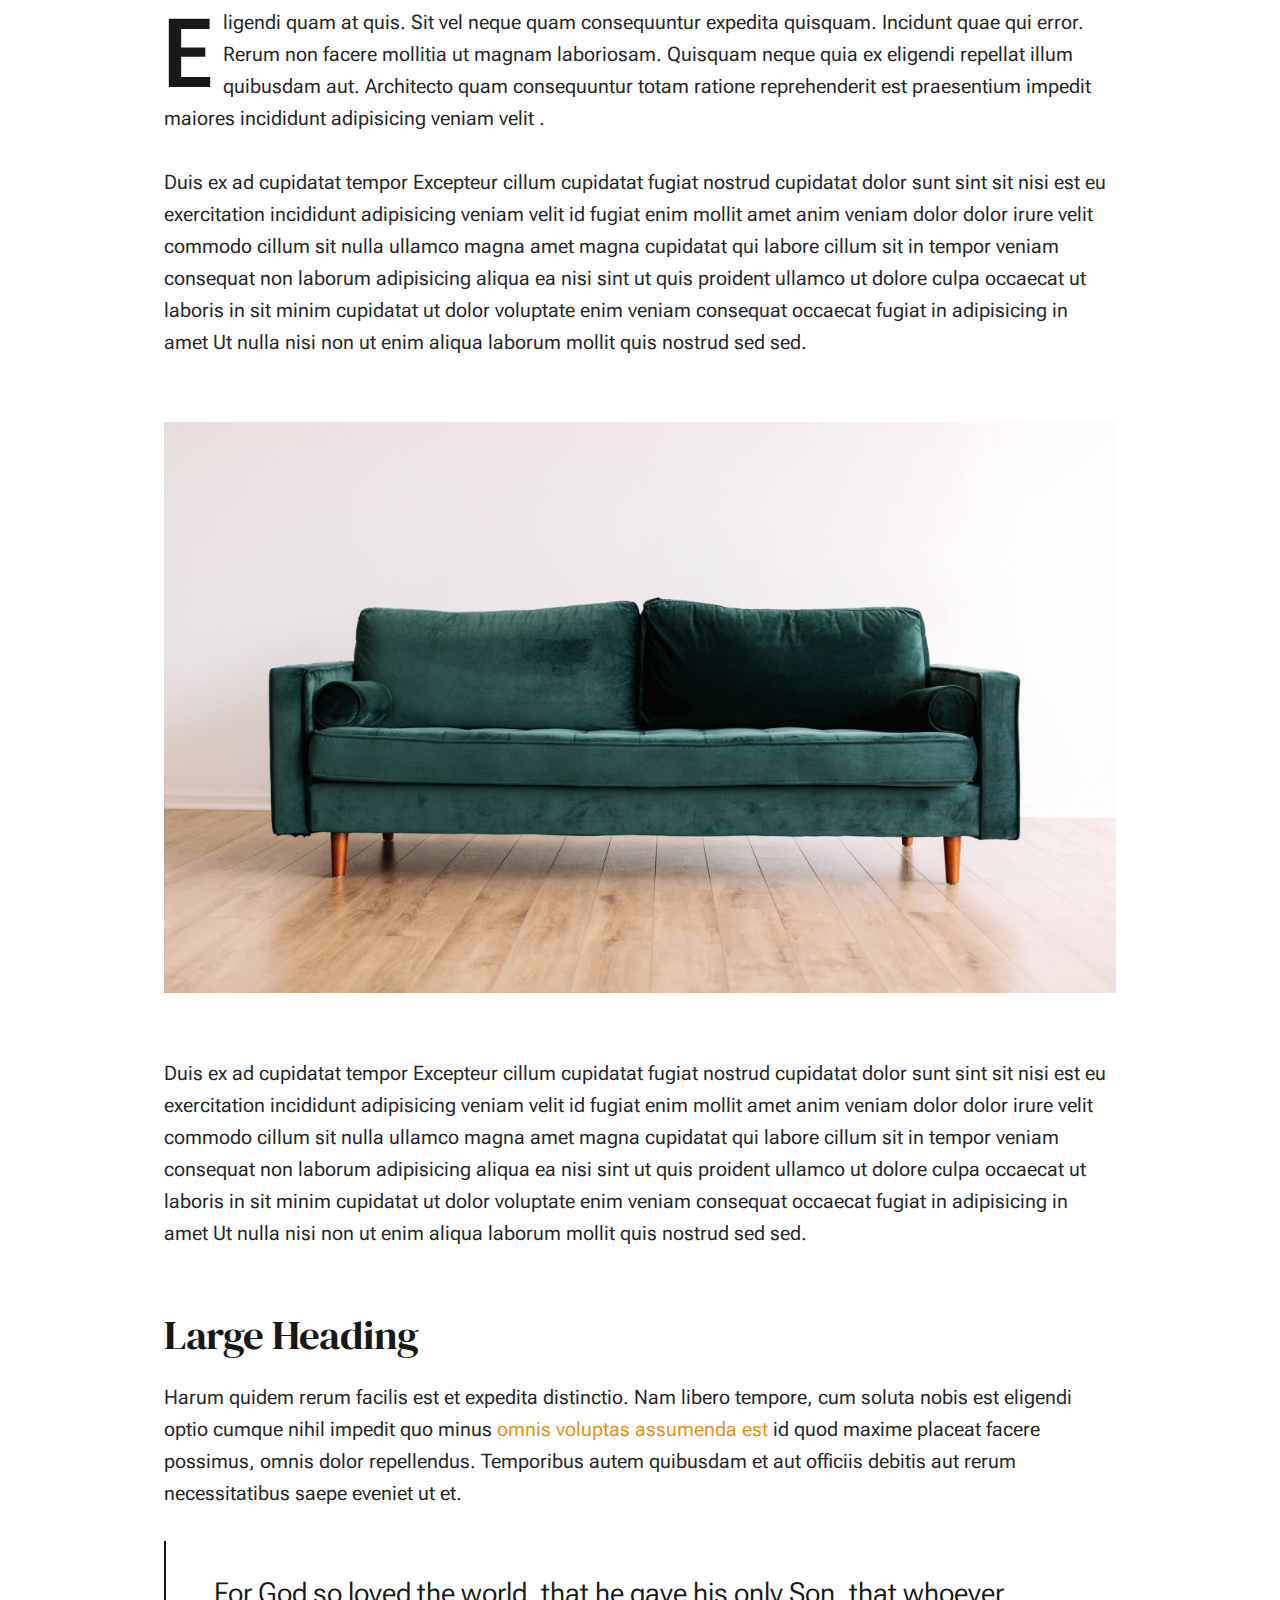
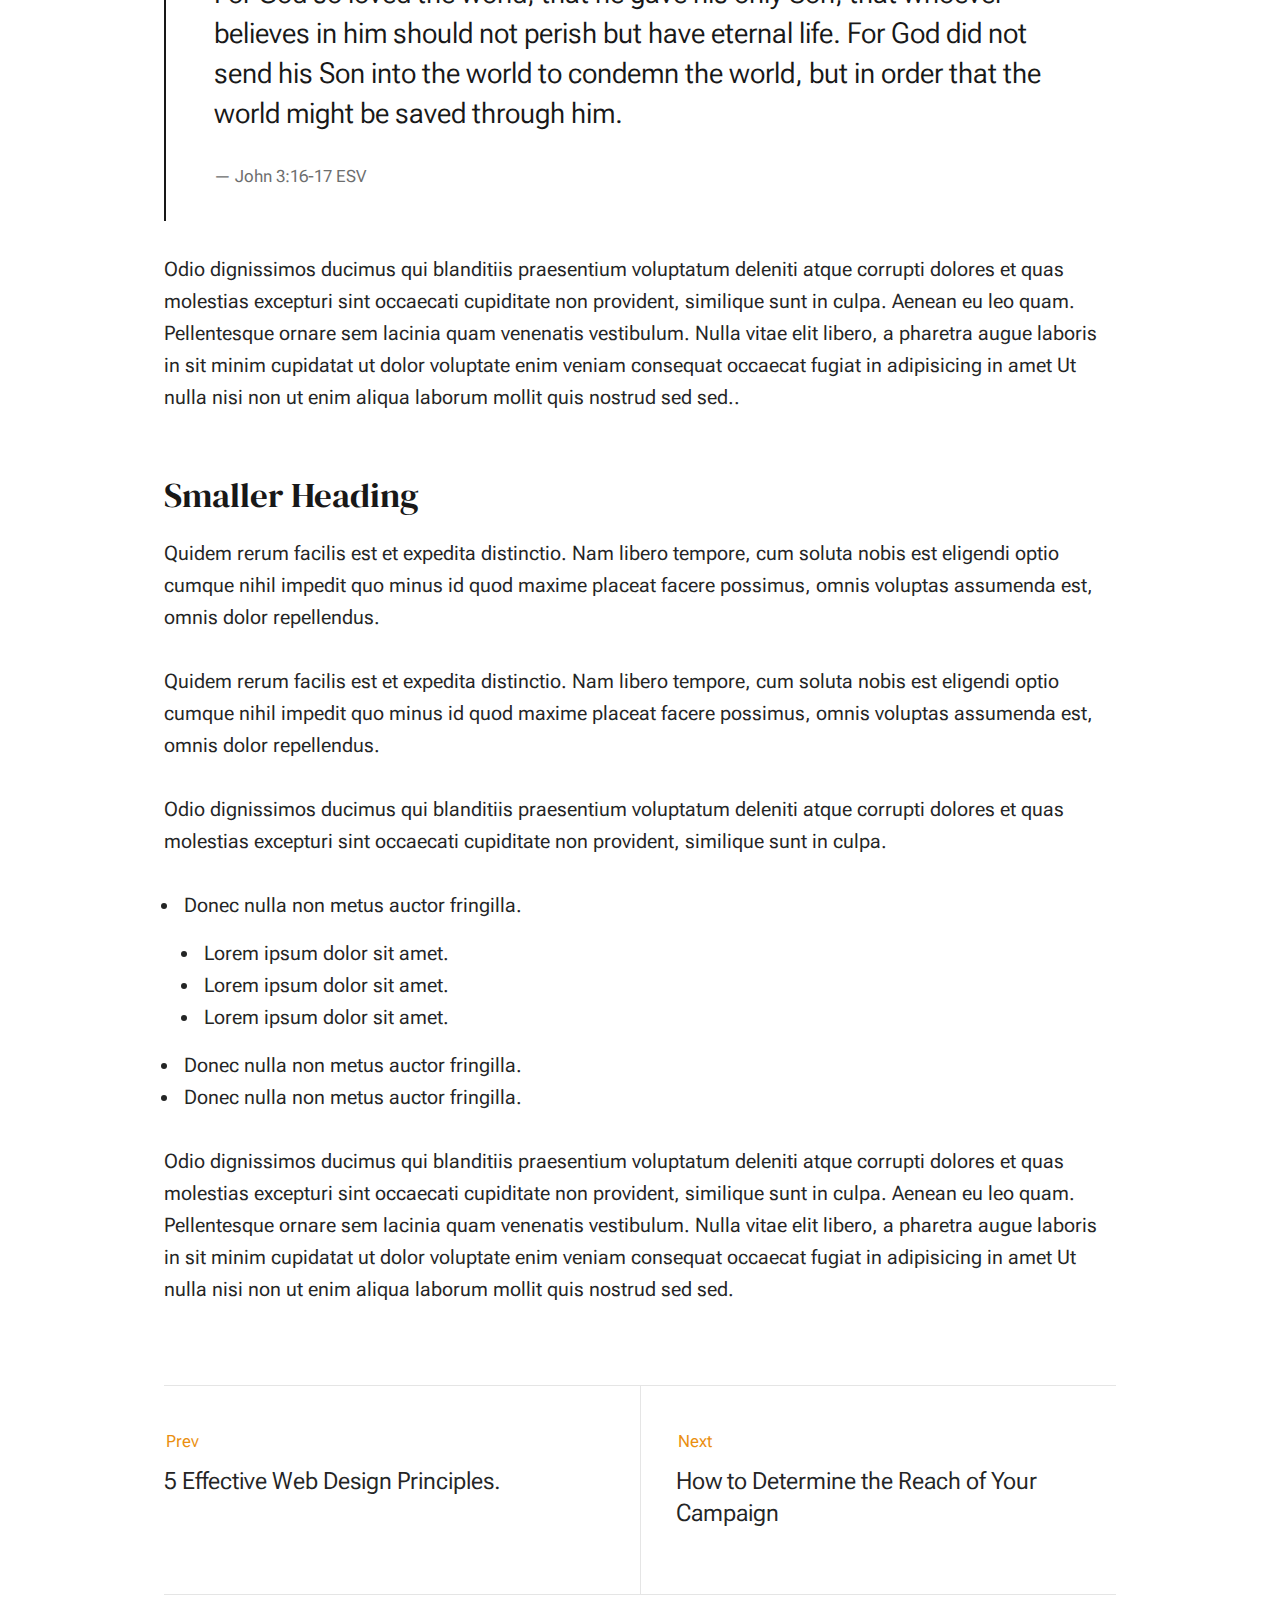
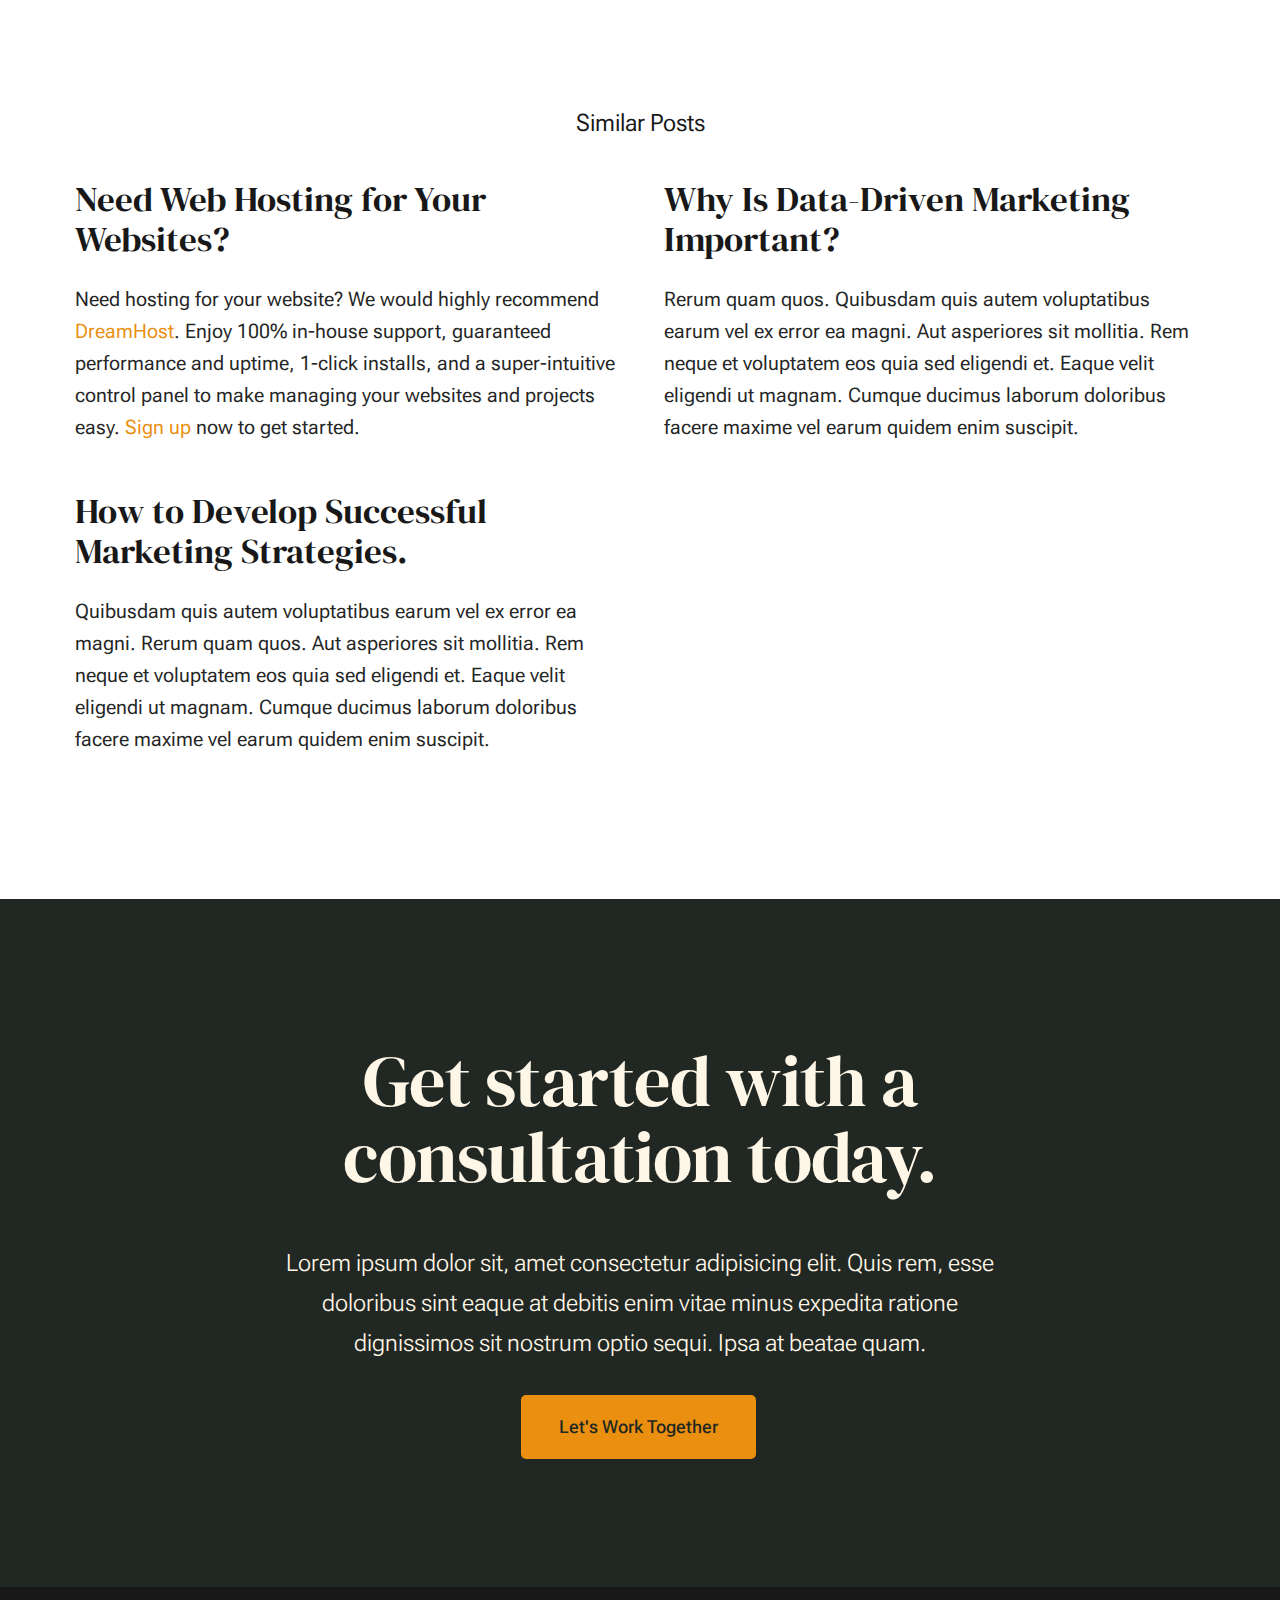
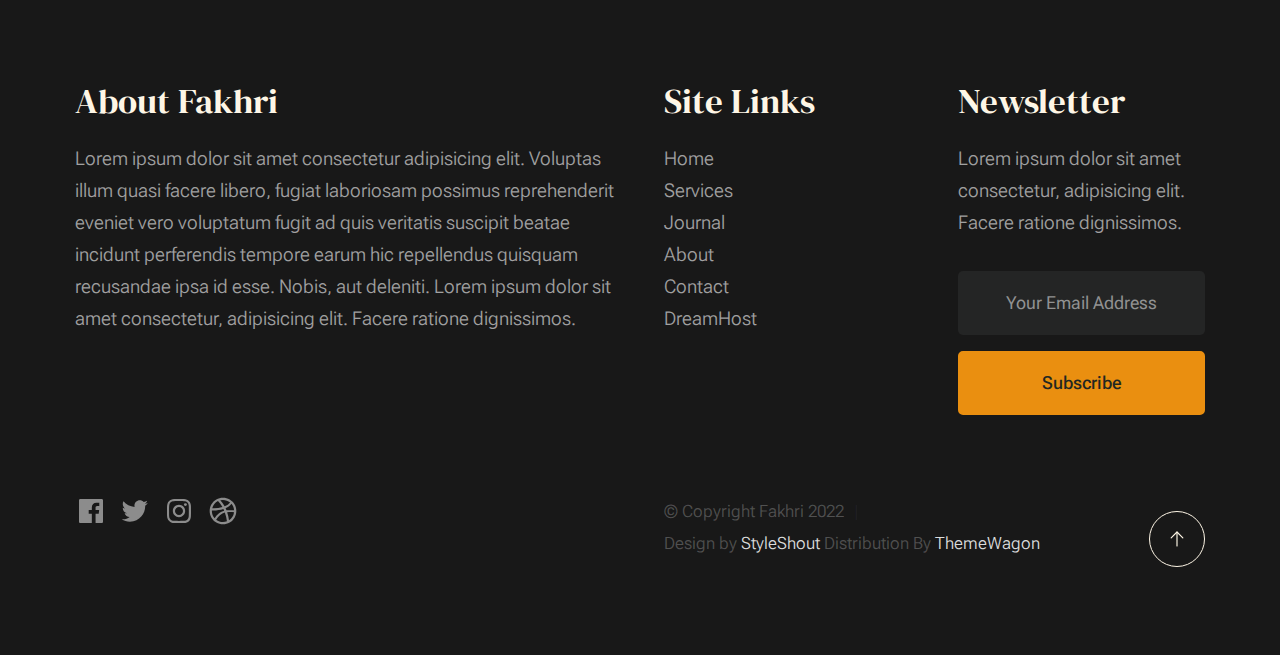
<file: single.html>
<!DOCTYPE html>
<html lang="en" class="no-js" >
<head>

    <!--- basic page needs
    ================================================== -->
    <meta charset="utf-8">
    <meta name="viewport" content="width=device-width, initial-scale=1">
    <title>Single - Fakhri</title>

    <script>
        document.documentElement.classList.remove('no-js');
        document.documentElement.classList.add('js');
    </script>

    <!-- CSS
    ================================================== -->
    <link rel="stylesheet" href="css/vendor.css">
    <link rel="stylesheet" href="css/styles.css">

    <!-- favicons
    ================================================== -->
    <link rel="apple-touch-icon" sizes="180x180" href="apple-touch-icon.png">
    <link rel="icon" type="image/png" sizes="32x32" href="favicon-32x32.png">
    <link rel="icon" type="image/png" sizes="16x16" href="favicon-16x16.png">
    <link rel="manifest" href="site.webmanifest">

</head>


<body id="top">


    <!-- preloader
    ================================================== -->
    <div id="preloader">
        <div id="loader" class="dots-fade">
            <div></div>
            <div></div>
            <div></div>
        </div>
    </div>


    <!-- page wrap
    ================================================== -->
    <div id="page" class="s-pagewrap">


        <!-- # site header 
        ================================================== -->
        <header class="s-header">

            <div class="row s-header__inner width-sixteen-col">

                <div class="s-header__block">
                    <div class="s-header__logo">
                        <a class="logo" href="index.html">
                            <img src="images/logo.svg" alt="Homepage">
                        </a>
                    </div>

                    <a class="s-header__menu-toggle" href="#0"><span>Menu</span></a>
                </div> <!-- end s-header__block -->

                <nav class="s-header__nav">    
                    <ul class="s-header__menu-links">
                        <li><a href="about.html">About</a></li>
                        <li><a href="services.html">Services</a></li>
                        <li class="current"><a href="blog.html">Journal</a></li>
                        <li><a href="contact.html">Contact</a></li>
                    </ul> <!-- s-header__menu-links -->

                    <div class="s-header__contact">
                        <a href="contact.html" class="btn btn--primary s-header__contact-btn">Let's Work Together</a>
                        
                    </div> <!-- s-header__contact -->    
                </nav> <!-- end s-header__nav -->

            </div> <!-- end s-header__inner -->

        </header> <!-- end s-header -->


        <!-- # site main content
        ================================================== -->
        <article id="content" class="s-content entry">

            <div class="s-pageheader entry__header">
                <div class="row">
                    <div class="column xl-12">

                        <h1 class="entry__title">
                            5 Marketing Productivity Apps for Your Team
                        </h1> <!-- end entry__title -->

                        <div class="entry__meta">
                            <div class="entry__meta-date">
                                <svg width="24" height="24" fill="none" viewBox="0 0 24 24">
                                    <circle cx="12" cy="12" r="7.25" stroke="currentColor" stroke-width="1.5"></circle>
                                    <path stroke="currentColor" stroke-width="1.5" d="M12 8V12L14 14"></path>
                                </svg>
                                December 15, 2022 
                            </div>
                            <div class="entry__meta-cat">
                                <svg width="24" height="24" fill="none" viewBox="0 0 24 24">
                                    <path stroke="currentColor" stroke-linecap="round" stroke-linejoin="round" stroke-width="1.5" d="M19.25 17.25V9.75C19.25 8.64543 18.3546 7.75 17.25 7.75H4.75V17.25C4.75 18.3546 5.64543 19.25 6.75 19.25H17.25C18.3546 19.25 19.25 18.3546 19.25 17.25Z"></path>
                                    <path stroke="currentColor" stroke-linecap="round" stroke-linejoin="round" stroke-width="1.5" d="M13.5 7.5L12.5685 5.7923C12.2181 5.14977 11.5446 4.75 10.8127 4.75H6.75C5.64543 4.75 4.75 5.64543 4.75 6.75V11"></path>
                                </svg>                                      
                                <span class="cat-links">
                                    <a href="blog.html">Productivity</a>
                                    <a href="blog.html">Marketing</a>
                                </span>
                            </div>
                        </div> <!-- end entry__meta -->

                    </div>
                </div>
            </div> <!-- end entry__header --> 

            <div class="s-pagecontent entry__content">

                <div class="row entry__media">
                    <div class="column xl-12">
                        <figure class="featured-image">
                            <img src="images/thumbs/single/standard-1200.jpg" 
                                 srcset="images/thumbs/single/standard-2400.jpg 2400w, 
                                         images/thumbs/single/standard-1200.jpg 1200w, 
                                         images/thumbs/single/standard-600.jpg 600w" sizes="(max-width: 2400px) 100vw, 2400px" alt="">
                        </figure>
                    </div>
                </div> <!-- end entry__media -->

                <div class="row entry__primary width-narrower">
                    <div class="column xl-12"> 

                            <p class="lead">
                            Duis ex ad cupidatat tempor Excepteur cillum cupidatat fugiat nostrud cupidatat dolor 
                            sunt sint sit nisi est eu exercitation incididunt adipisicing veniam velit id fugiat 
                            enim mollit amet anim veniam dolor dolor irure velit commodo cillum sit nulla ullamco 
                            magna amet magna cupidatat qui labore cillum cillum cupidatat fugiat nostrud. </p> 

                            <p class="drop-cap">
                            Eligendi quam at quis. Sit vel neque quam consequuntur expedita quisquam. Incidunt quae 
                            qui error. Rerum non facere mollitia ut magnam laboriosam. Quisquam neque quia ex eligendi 
                            repellat illum quibusdam aut. Architecto quam consequuntur totam ratione reprehenderit est 
                            praesentium impedit maiores incididunt adipisicing veniam velit .
                            </p>
    
                            <p>
                            Duis ex ad cupidatat tempor Excepteur cillum cupidatat fugiat nostrud cupidatat dolor 
                            sunt sint sit nisi est eu exercitation incididunt adipisicing veniam velit id fugiat 
                            enim mollit amet anim veniam dolor dolor irure velit commodo cillum sit nulla ullamco 
                            magna amet magna cupidatat qui labore cillum sit in tempor veniam consequat non laborum 
                            adipisicing aliqua ea nisi sint ut quis proident ullamco ut dolore culpa occaecat ut 
                            laboris in sit minim cupidatat ut dolor voluptate enim veniam consequat occaecat fugiat 
                            in adipisicing in amet Ut nulla nisi non ut enim aliqua laborum mollit quis nostrud sed sed.
                            </p>
            
                            <figure class="alignwide">
                                <img src="images/sample-1200.jpg" 
                                     srcset="images/sample-2400.jpg 2400w, 
                                             images/sample-1200.jpg 1200w, 
                                             images/sample-600.jpg 600w" sizes="(max-width: 2400px) 100vw, 2400px" alt="">
                            </figure>
    
                            <p>
                            Duis ex ad cupidatat tempor Excepteur cillum cupidatat fugiat nostrud cupidatat dolor 
                            sunt sint sit nisi est eu exercitation incididunt adipisicing veniam velit id fugiat 
                            enim mollit amet anim veniam dolor dolor irure velit commodo cillum sit nulla ullamco 
                            magna amet magna cupidatat qui labore cillum sit in tempor veniam consequat non laborum 
                            adipisicing aliqua ea nisi sint ut quis proident ullamco ut dolore culpa occaecat ut 
                            laboris in sit minim cupidatat ut dolor voluptate enim veniam consequat occaecat fugiat 
                            in adipisicing in amet Ut nulla nisi non ut enim aliqua laborum mollit quis nostrud sed sed.
                            </p>
    
                            <h2>Large Heading</h2>
        
                            <p>
                            Harum quidem rerum facilis est et expedita distinctio. Nam libero tempore, cum soluta 
                            nobis est eligendi optio cumque nihil impedit quo minus <a href="http://#">omnis voluptas assumenda est</a> 
                            id quod maxime placeat facere possimus, omnis dolor repellendus. Temporibus autem quibusdam et 
                            aut officiis debitis aut rerum necessitatibus saepe eveniet ut et.</p>
    
                            <blockquote>
                                <p>
                                For God so loved the world, that he gave his only Son, that whoever believes in 
                                him should not perish but have eternal life. For God did not send his Son into 
                                the world to condemn the world, but in order that the world might be 
                                saved through him.
                                </p>
                                <cite>John 3:16-17 ESV</cite>
                            </blockquote>
    
                            <p>
                            Odio dignissimos ducimus qui blanditiis praesentium voluptatum deleniti atque corrupti dolores 
                            et quas molestias excepturi sint occaecati cupiditate non provident, similique sunt in culpa. 
                            Aenean eu leo quam. Pellentesque ornare sem lacinia quam venenatis vestibulum. Nulla vitae elit 
                            libero, a pharetra augue laboris in sit minim cupidatat ut dolor voluptate enim veniam consequat 
                            occaecat fugiat in adipisicing in amet Ut nulla nisi non ut enim aliqua laborum mollit quis nostrud sed sed..</p>
    
                            <h3>Smaller Heading</h3>
    
                            <p>
                            Quidem rerum facilis est et expedita distinctio. Nam libero tempore, cum soluta nobis est 
                            eligendi optio cumque nihil impedit quo minus id quod maxime placeat facere possimus, omnis voluptas 
                            assumenda est, omnis dolor repellendus.
                            </p>
    
                            <p>
                            Quidem rerum facilis est et expedita distinctio. Nam libero tempore, cum soluta nobis est 
                            eligendi optio cumque nihil impedit quo minus id quod maxime placeat facere possimus, omnis voluptas 
                            assumenda est, omnis dolor repellendus.
                            </p>
                                    
                            <p>
                            Odio dignissimos ducimus qui blanditiis praesentium voluptatum deleniti atque corrupti dolores et 
                            quas molestias excepturi sint occaecati cupiditate non provident, similique sunt in culpa.</p>
    
                            <ul>
                                <li>Donec nulla non metus auctor fringilla.
                                    <ul>
                                        <li>Lorem ipsum dolor sit amet.</li>
                                        <li>Lorem ipsum dolor sit amet.</li>
                                        <li>Lorem ipsum dolor sit amet.</li>
                                    </ul>
                                </li>
                                <li>Donec nulla non metus auctor fringilla.</li>
                                <li>Donec nulla non metus auctor fringilla.</li>
                            </ul>
    
                            <p>
                            Odio dignissimos ducimus qui blanditiis praesentium voluptatum deleniti atque corrupti dolores et quas 
                            molestias excepturi sint occaecati cupiditate non provident, similique sunt in culpa. Aenean eu leo quam. 
                            Pellentesque ornare sem lacinia quam venenatis vestibulum. Nulla vitae elit libero, a pharetra augue 
                            laboris in sit minim cupidatat ut dolor voluptate enim veniam consequat occaecat fugiat in adipisicing 
                            in amet Ut nulla nisi non ut enim aliqua laborum mollit quis nostrud sed sed.
                            </p>        

                            <div class="post-nav">
                                <div class="post-nav__prev">
                                    <a href="single-standard.html" rel="prev">
                                        <span>Prev</span>
                                        5 Effective Web Design Principles. 
                                    </a>
                                </div>
                                <div class="post-nav__next">
                                    <a href="single-standard.html" rel="next">
                                        <span>Next</span>
                                        How to Determine the Reach of Your Campaign
                                    </a>
                                </div>
                            </div> <!-- end post-nav -->                                                   
                   
                    </div> <!-- end column-->
                </div> <!-- end entry__primary -->    
                
                <div class="row related-posts">
                    <div class="column xl-12">

                        <h4 class="text-center">Similar Posts</h4>

                        <div class="grid-list-items">
                
                            <div class="grid-list-items__item blog-card">
                                <div class="blog-card__header">
                                    <h3 class="blog-card__title"><a href="https://www.dreamhost.com/r.cgi?287326">Need Web Hosting for Your Websites?</a></h3>
                                </div>
                                <div class="blog-card__text">
                                    <p>
                                    Need hosting for your website? We would highly recommend <a href="https://www.dreamhost.com/r.cgi?287326">DreamHost</a>.
                                    Enjoy 100% in-house support, guaranteed performance and uptime, 1-click installs, and a super-intuitive control 
                                    panel to make managing your websites and projects easy. <a href="https://www.dreamhost.com/r.cgi?287326">Sign up</a> now to get started.
                                    </p>
                                </div>
                            </div> <!-- end blog-card -->
                            <div class="grid-list-items__item blog-card">
                                <div class="blog-card__header">
                                    <h3 class="blog-card__title"><a href="single.html">Why Is Data-Driven Marketing Important?</a></h3>
                                </div>
                                <div class="blog-card__text">
                                    <p>
                                    Rerum quam quos. Quibusdam quis autem voluptatibus earum vel ex error ea magni. Aut asperiores 
                                    sit mollitia. Rem neque et voluptatem eos quia sed eligendi et. Eaque velit eligendi ut 
                                    magnam. Cumque ducimus laborum doloribus facere maxime vel earum quidem enim suscipit.
                                    </p>
                                </div>
                            </div> <!-- end blog-card -->
                            <div class="grid-list-items__item blog-card">
                                <div class="blog-card__header">
                                    <h3 class="blog-card__title"><a href="single.html">How to Develop Successful Marketing Strategies.</a></h3>
                                </div>
                                <div class="blog-card__text">
                                    <p>
                                    Quibusdam quis autem voluptatibus earum vel ex error ea magni. Rerum quam quos. Aut asperiores 
                                    sit mollitia. Rem neque et voluptatem eos quia sed eligendi et. Eaque velit eligendi ut 
                                    magnam. Cumque ducimus laborum doloribus facere maxime vel earum quidem enim suscipit.
                                    </p>
                                </div>
                            </div> <!-- end blog card -->
                        
                        </div> <!-- end grid-list-items -->
                          
                    </div> <!-- end column -->
                </div> <!-- end related-posts --> 

            </div> <!-- end entry__content -->

        </article> <!-- s-content entry-->
        

        <!-- # cta
        ================================================== -->
        <section id="cta" class="s-cta">

            <div class="row row-x-center text-center">
                <div class="column xl-8 lg-12">

                    <div class="s-cta__content">
                        <h2 class="text-display-title">
                        Get started with a consultation today.
                        </h2>
                        <p class="lead">
                        Lorem ipsum dolor sit, amet consectetur adipisicing elit. Quis rem, esse doloribus sint eaque at debitis enim vitae minus expedita ratione dignissimos sit nostrum optio sequi. Ipsa at beatae quam.
                        </p>
                        <a href="contact.html" class="btn btn--primary">Let's Work Together</a>
                    </div>

                </div>
            </div>

        </section> <!-- end s-cta -->


        <!-- # footer 
        ================================================== -->
        <footer class="s-footer">
            <div class="row s-footer__content">
                <div class="column xl-6 lg-6 md-12 s-footer__block s-footer__about">                    
                    <h3>About Fakhri</h3>
                    <p>
                    Lorem ipsum dolor sit amet consectetur adipisicing elit. Voluptas illum quasi facere libero, 
                    fugiat laboriosam possimus reprehenderit eveniet vero voluptatum fugit ad quis veritatis suscipit beatae 
                    incidunt perferendis tempore earum hic repellendus quisquam recusandae ipsa id esse. Nobis, aut deleniti.
                    Lorem ipsum dolor sit amet consectetur, adipisicing elit. Facere ratione dignissimos.
                    </p>               
                </div>                
                <div class="column xl-3 lg-6 md-12 s-footer__block s-footer__site-links">
                    <h3>Site Links</h3>
                    <ul class="link-list">
                        <li><a href="index.html">Home</a></li>
                        <li><a href="services.html">Services</a></li>
                        <li><a href="blog.html">Journal</a></li>
                        <li><a href="about.html">About</a></li>
                        <li><a href="contact.html">Contact</a></li>
                        <li><a href="https://www.dreamhost.com/r.cgi?287326">DreamHost</a></li>
                    </ul>
                </div>
                <div class="column xl-3 lg-6 md-12 tab-12 s-footer__block s-footer__newsletter">
                    <h3>Newsletter</h3>

                    <p>
                    Lorem ipsum dolor sit amet consectetur, adipisicing elit. Facere ratione dignissimos.
                    </p>

                    <div class="subscribe-form">
                        <form id="mc-form" class="mc-form">
                            <input type="email" name="EMAIL" id="mce-EMAIL" class="u-fullwidth text-center" placeholder="Your Email Address" title="The domain portion of the email address is invalid (the portion after the @)." pattern="^([^\x00-\x20\x22\x28\x29\x2c\x2e\x3a-\x3c\x3e\x40\x5b-\x5d\x7f-\xff]+|\x22([^\x0d\x22\x5c\x80-\xff]|\x5c[\x00-\x7f])*\x22)(\x2e([^\x00-\x20\x22\x28\x29\x2c\x2e\x3a-\x3c\x3e\x40\x5b-\x5d\x7f-\xff]+|\x22([^\x0d\x22\x5c\x80-\xff]|\x5c[\x00-\x7f])*\x22))*\x40([^\x00-\x20\x22\x28\x29\x2c\x2e\x3a-\x3c\x3e\x40\x5b-\x5d\x7f-\xff]+|\x5b([^\x0d\x5b-\x5d\x80-\xff]|\x5c[\x00-\x7f])*\x5d)(\x2e([^\x00-\x20\x22\x28\x29\x2c\x2e\x3a-\x3c\x3e\x40\x5b-\x5d\x7f-\xff]+|\x5b([^\x0d\x5b-\x5d\x80-\xff]|\x5c[\x00-\x7f])*\x5d))*(\.\w{2,})+$" required>
                            <input type="submit" name="subscribe" value="Subscribe" class="btn btn--primary btn--small u-fullwidth">
                            <!-- <div style="position: absolute; left: -5000px;" aria-hidden="true"><input type="text" name="b_cdb7b577e41181934ed6a6a44_9a91cfe7b3" tabindex="-1" value=""></div> -->
                            <div class="mc-status"></div>
                        </form>
                    </div>
                </div>
            </div>    
            
            <div class="row s-footer__bottom">
                <div class="column xl-6 lg-12">
                    <ul class="s-footer__social social-list">
                        <li>
                            <a href="#0">
                                <svg xmlns="http://www.w3.org/2000/svg" width="24" height="24" viewBox="0 0 24 24" style="fill:rgba(0, 0, 0, 1);transform:;-ms-filter:"><path d="M20,3H4C3.447,3,3,3.448,3,4v16c0,0.552,0.447,1,1,1h8.615v-6.96h-2.338v-2.725h2.338v-2c0-2.325,1.42-3.592,3.5-3.592 c0.699-0.002,1.399,0.034,2.095,0.107v2.42h-1.435c-1.128,0-1.348,0.538-1.348,1.325v1.735h2.697l-0.35,2.725h-2.348V21H20 c0.553,0,1-0.448,1-1V4C21,3.448,20.553,3,20,3z"></path></svg>
                                <span class="u-screen-reader-text">Facebook</span>
                            </a>
                        </li>
                        <li>
                            <a href="#0">
                                <svg xmlns="http://www.w3.org/2000/svg" width="24" height="24" viewBox="0 0 24 24" style="fill:rgba(0, 0, 0, 1);transform:;-ms-filter:"><path d="M19.633,7.997c0.013,0.175,0.013,0.349,0.013,0.523c0,5.325-4.053,11.461-11.46,11.461c-2.282,0-4.402-0.661-6.186-1.809 c0.324,0.037,0.636,0.05,0.973,0.05c1.883,0,3.616-0.636,5.001-1.721c-1.771-0.037-3.255-1.197-3.767-2.793 c0.249,0.037,0.499,0.062,0.761,0.062c0.361,0,0.724-0.05,1.061-0.137c-1.847-0.374-3.23-1.995-3.23-3.953v-0.05 c0.537,0.299,1.16,0.486,1.82,0.511C3.534,9.419,2.823,8.184,2.823,6.787c0-0.748,0.199-1.434,0.548-2.032 c1.983,2.443,4.964,4.04,8.306,4.215c-0.062-0.3-0.1-0.611-0.1-0.923c0-2.22,1.796-4.028,4.028-4.028 c1.16,0,2.207,0.486,2.943,1.272c0.91-0.175,1.782-0.512,2.556-0.973c-0.299,0.935-0.936,1.721-1.771,2.22 c0.811-0.088,1.597-0.312,2.319-0.624C21.104,6.712,20.419,7.423,19.633,7.997z"></path></svg>
                                <span class="u-screen-reader-text">Twitter</span>
                            </a>
                        </li>
                        <li>
                            <a href="#0">
                                <svg xmlns="http://www.w3.org/2000/svg" width="24" height="24" viewBox="0 0 24 24" style="fill:rgba(0, 0, 0, 1);transform:;-ms-filter:"><path d="M11.999,7.377c-2.554,0-4.623,2.07-4.623,4.623c0,2.554,2.069,4.624,4.623,4.624c2.552,0,4.623-2.07,4.623-4.624 C16.622,9.447,14.551,7.377,11.999,7.377L11.999,7.377z M11.999,15.004c-1.659,0-3.004-1.345-3.004-3.003 c0-1.659,1.345-3.003,3.004-3.003s3.002,1.344,3.002,3.003C15.001,13.659,13.658,15.004,11.999,15.004L11.999,15.004z"></path><circle cx="16.806" cy="7.207" r="1.078"></circle><path d="M20.533,6.111c-0.469-1.209-1.424-2.165-2.633-2.632c-0.699-0.263-1.438-0.404-2.186-0.42 c-0.963-0.042-1.268-0.054-3.71-0.054s-2.755,0-3.71,0.054C7.548,3.074,6.809,3.215,6.11,3.479C4.9,3.946,3.945,4.902,3.477,6.111 c-0.263,0.7-0.404,1.438-0.419,2.186c-0.043,0.962-0.056,1.267-0.056,3.71c0,2.442,0,2.753,0.056,3.71 c0.015,0.748,0.156,1.486,0.419,2.187c0.469,1.208,1.424,2.164,2.634,2.632c0.696,0.272,1.435,0.426,2.185,0.45 c0.963,0.042,1.268,0.055,3.71,0.055s2.755,0,3.71-0.055c0.747-0.015,1.486-0.157,2.186-0.419c1.209-0.469,2.164-1.424,2.633-2.633 c0.263-0.7,0.404-1.438,0.419-2.186c0.043-0.962,0.056-1.267,0.056-3.71s0-2.753-0.056-3.71C20.941,7.57,20.801,6.819,20.533,6.111z M19.315,15.643c-0.007,0.576-0.111,1.147-0.311,1.688c-0.305,0.787-0.926,1.409-1.712,1.711c-0.535,0.199-1.099,0.303-1.67,0.311 c-0.95,0.044-1.218,0.055-3.654,0.055c-2.438,0-2.687,0-3.655-0.055c-0.569-0.007-1.135-0.112-1.669-0.311 c-0.789-0.301-1.414-0.923-1.719-1.711c-0.196-0.534-0.302-1.099-0.311-1.669c-0.043-0.95-0.053-1.218-0.053-3.654 c0-2.437,0-2.686,0.053-3.655c0.007-0.576,0.111-1.146,0.311-1.687c0.305-0.789,0.93-1.41,1.719-1.712 c0.534-0.198,1.1-0.303,1.669-0.311c0.951-0.043,1.218-0.055,3.655-0.055c2.437,0,2.687,0,3.654,0.055 c0.571,0.007,1.135,0.112,1.67,0.311c0.786,0.303,1.407,0.925,1.712,1.712c0.196,0.534,0.302,1.099,0.311,1.669 c0.043,0.951,0.054,1.218,0.054,3.655c0,2.436,0,2.698-0.043,3.654H19.315z"></path></svg>
                                <span class="u-screen-reader-text">Instagram</span>
                            </a>
                        </li>
                        <li>
                            <a href="#0">
                                <svg xmlns="http://www.w3.org/2000/svg" width="24" height="24" viewBox="0 0 24 24" style="fill: rgba(0, 0, 0, 1);transform: ;msFilter:;"><path d="M20.66 6.98a9.932 9.932 0 0 0-3.641-3.64C15.486 2.447 13.813 2 12 2s-3.486.447-5.02 1.34c-1.533.893-2.747 2.107-3.64 3.64S2 10.187 2 12s.446 3.487 1.34 5.02a9.924 9.924 0 0 0 3.641 3.64C8.514 21.553 10.187 22 12 22s3.486-.447 5.02-1.34a9.932 9.932 0 0 0 3.641-3.64C21.554 15.487 22 13.813 22 12s-.446-3.487-1.34-5.02zM12 3.66c2 0 3.772.64 5.32 1.919-.92 1.174-2.286 2.14-4.1 2.9-1.002-1.813-2.088-3.327-3.261-4.54A7.715 7.715 0 0 1 12 3.66zM5.51 6.8a8.116 8.116 0 0 1 2.711-2.22c1.212 1.201 2.325 2.7 3.34 4.5-2 .6-4.114.9-6.341.9-.573 0-1.006-.013-1.3-.04A8.549 8.549 0 0 1 5.51 6.8zM3.66 12c0-.054.003-.12.01-.2.007-.08.01-.146.01-.2.254.014.641.02 1.161.02 2.666 0 5.146-.367 7.439-1.1.187.373.381.793.58 1.26-1.32.293-2.674 1.006-4.061 2.14S6.4 16.247 5.76 17.5c-1.4-1.587-2.1-3.42-2.1-5.5zM12 20.34c-1.894 0-3.594-.587-5.101-1.759.601-1.187 1.524-2.322 2.771-3.401 1.246-1.08 2.483-1.753 3.71-2.02a29.441 29.441 0 0 1 1.56 6.62 8.166 8.166 0 0 1-2.94.56zm7.08-3.96a8.351 8.351 0 0 1-2.58 2.621c-.24-2.08-.7-4.107-1.379-6.081.932-.066 1.765-.1 2.5-.1.799 0 1.686.034 2.659.1a8.098 8.098 0 0 1-1.2 3.46zm-1.24-5c-1.16 0-2.233.047-3.22.14a27.053 27.053 0 0 0-.68-1.62c2.066-.906 3.532-2.006 4.399-3.3 1.2 1.414 1.854 3.027 1.96 4.84-.812-.04-1.632-.06-2.459-.06z"></path></svg>
                                <span class="u-screen-reader-text">Dribbble</span>
                            </a>
                        </li>
                    </ul> <!-- end s-footer__social -->
                </div>
                <div class="column xl-6 lg-12">
                    <p class="ss-copyright">
                        <span>© Copyright Fakhri 2022</span> 
                        <span>Design by <a href="https://www.styleshout.com/">StyleShout</a> Distribution By <a href="https://themewagon.com">ThemeWagon</a></span>
                    </p>
                </div>

                <div class="ss-go-top">
                    <a class="smoothscroll" title="Back to Top" href="#top">
                        <svg xmlns="http://www.w3.org/2000/svg" viewBox="0 0 24 24" width="36" height="36" fill="none" stroke="#ffffff" stroke-width="1" stroke-linecap="round" stroke-linejoin="round">&lt;!--!  Atomicons Free 1.00 by @atisalab License - https://atomicons.com/license/ (Icons: CC BY 4.0) Copyright 2021 Atomicons --&gt;<polyline points="17 11 12 6 7 11"></polyline><line x1="12" y1="18" x2="12" y2="6"></line></svg>
                    </a>
                </div> <!-- end ss-go-top -->
            </div>
            
        </footer> <!-- end s-footer -->

    </div> <!-- end page-wrap -->

    <!-- Java Script
    ================================================== -->
    <script src="js/plugins.js"></script>
    <script src="js/main.js"></script>

</body>
</html>
</file>
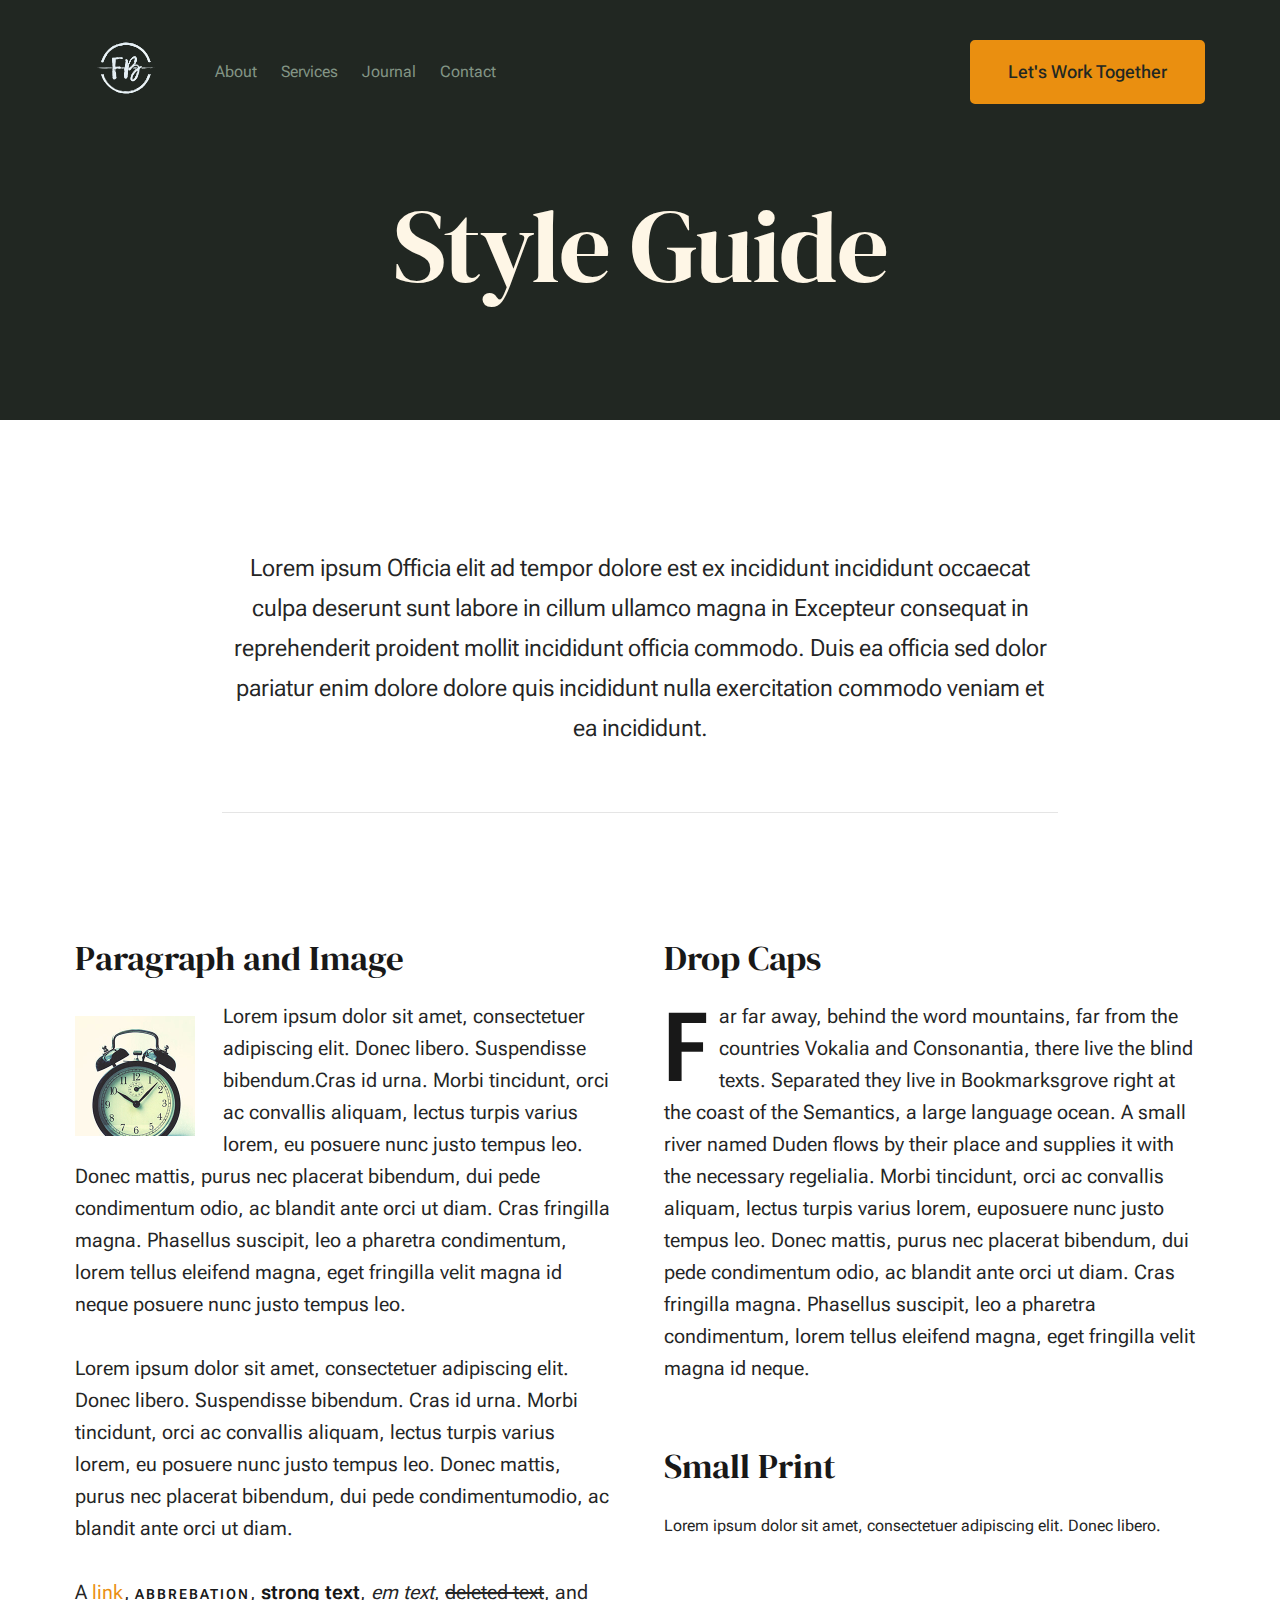
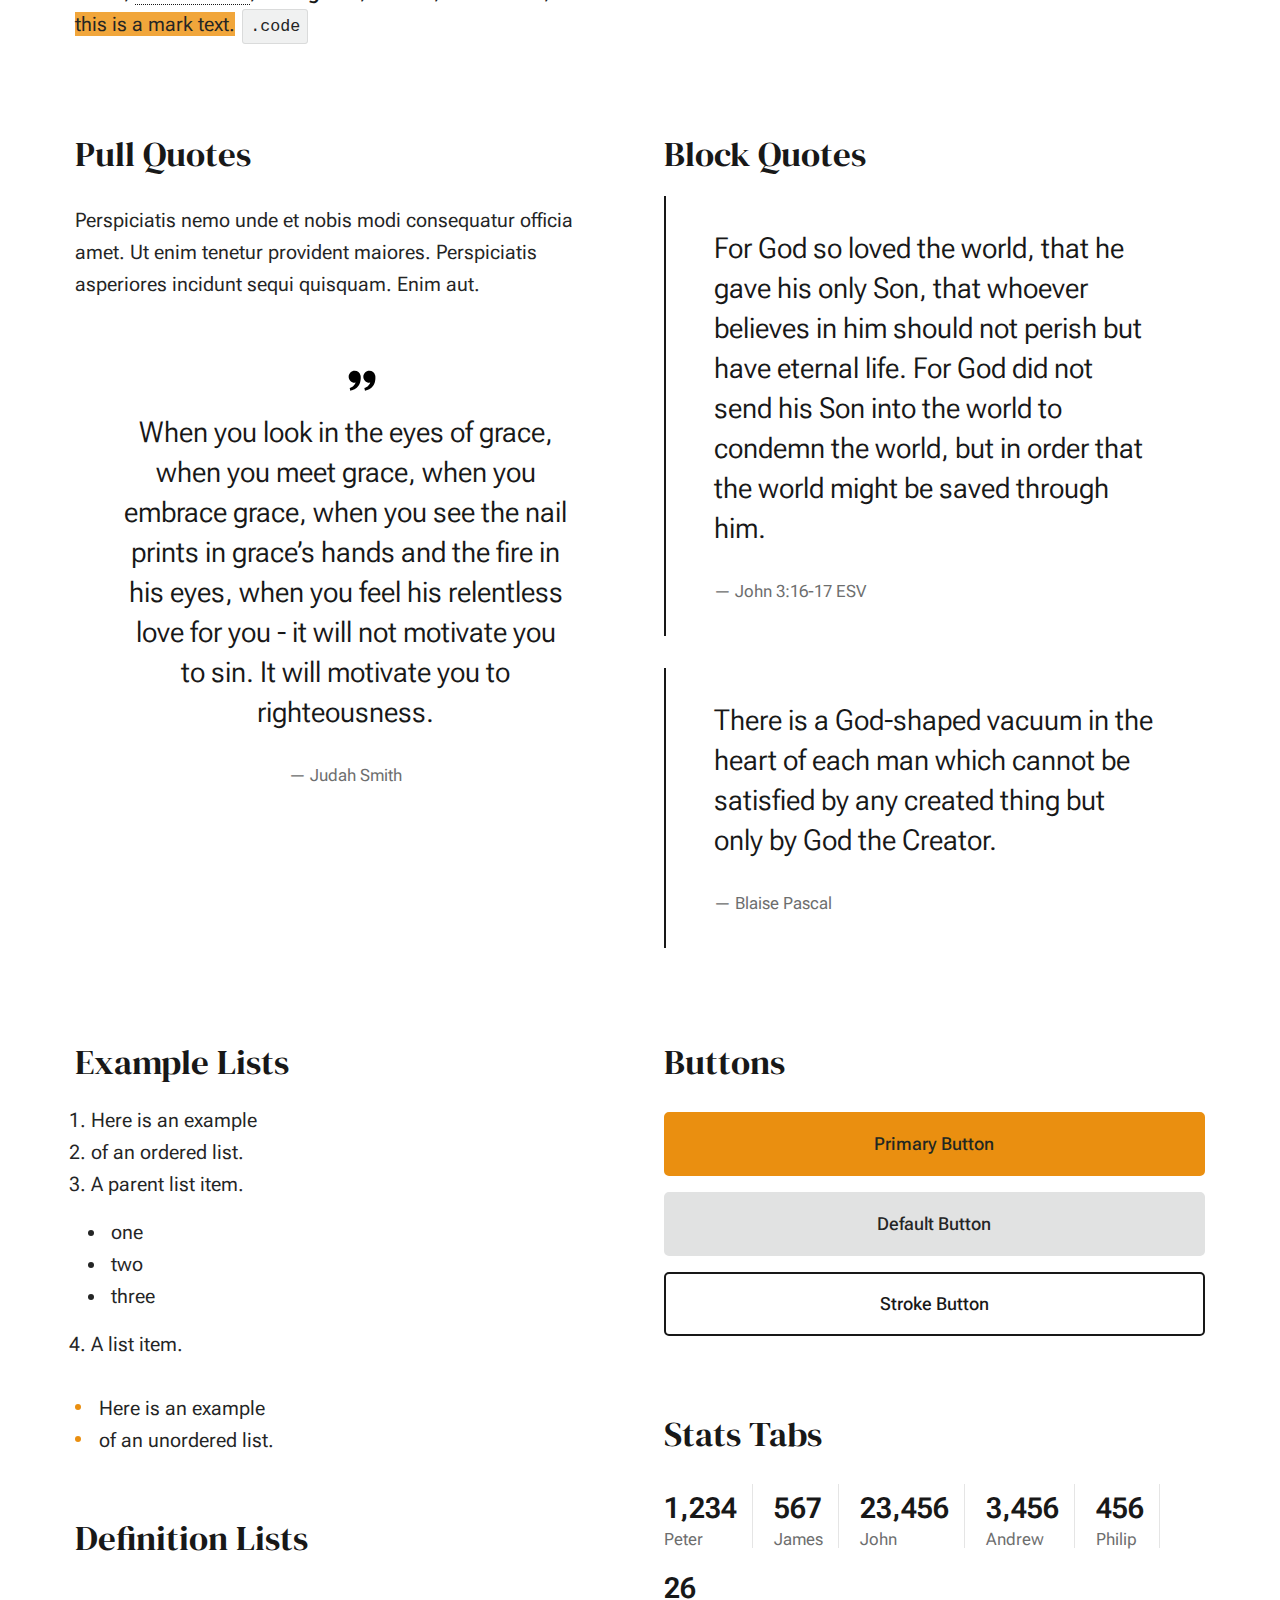
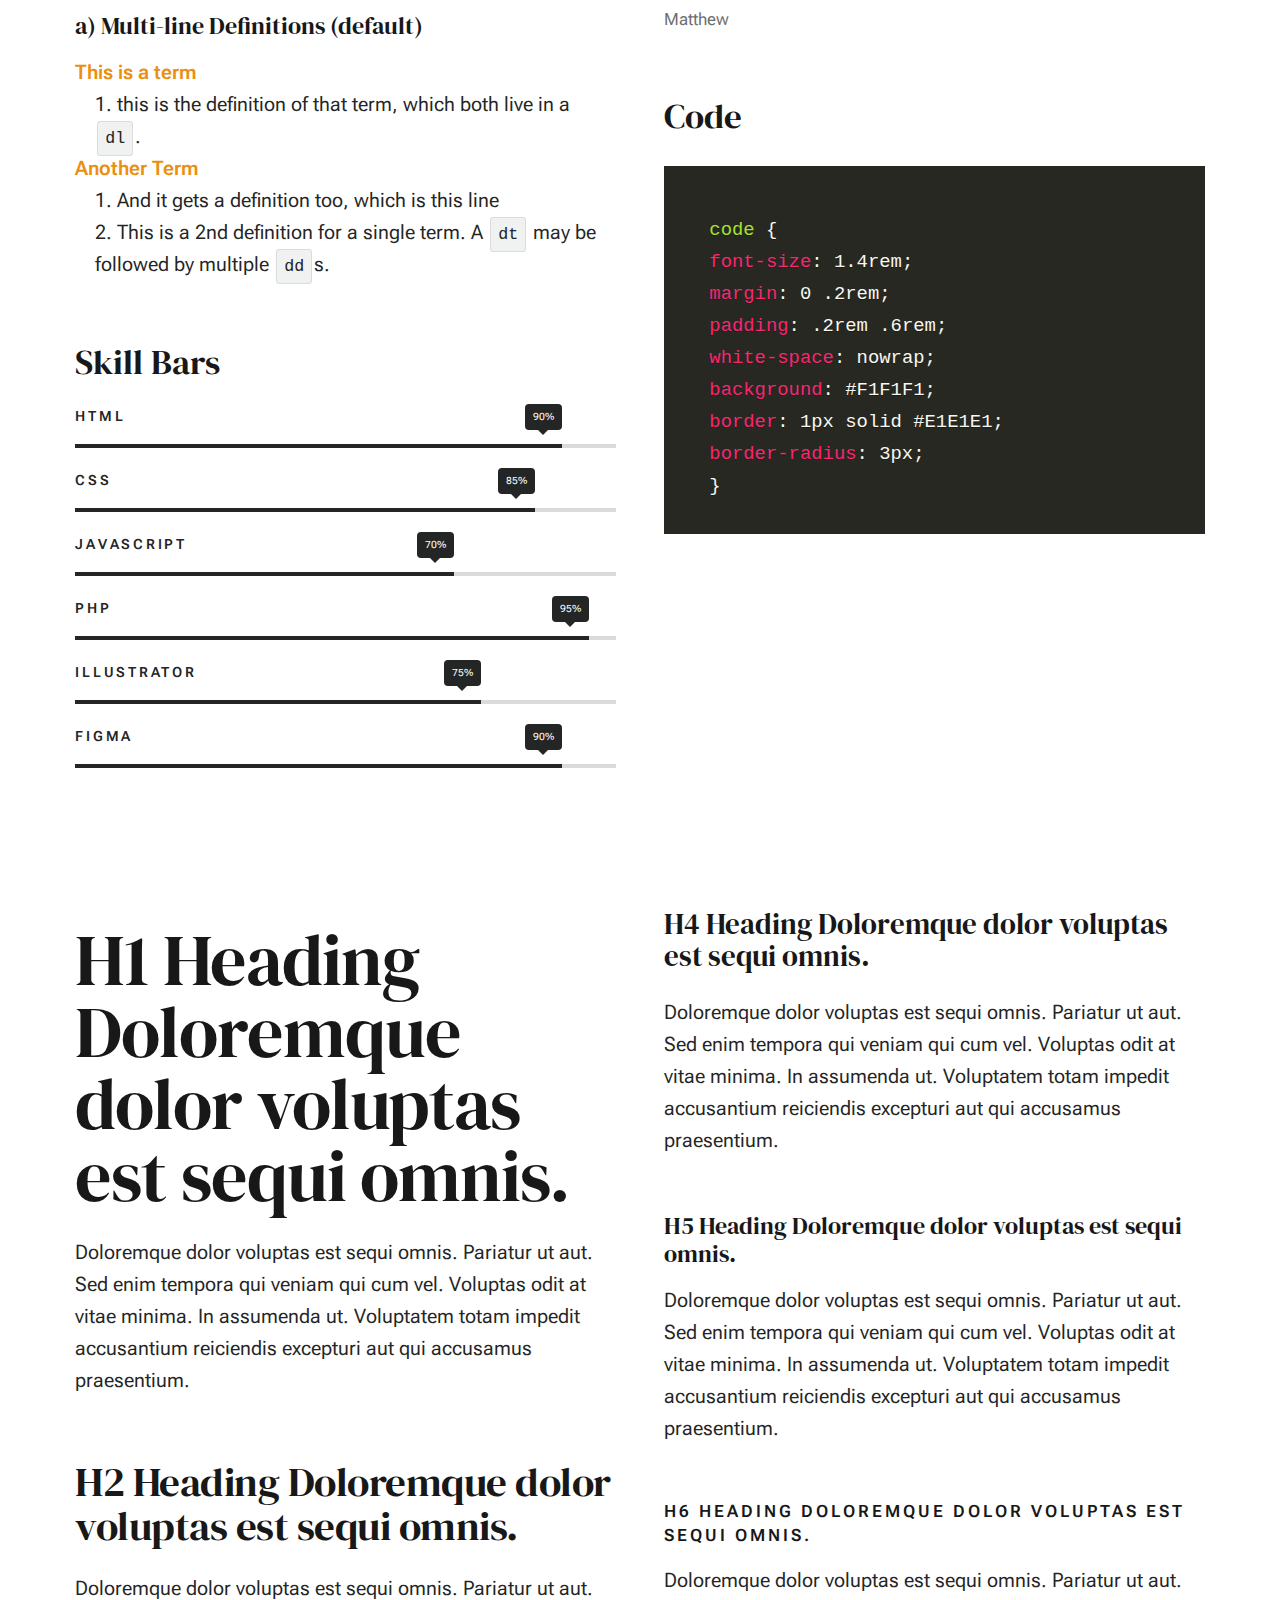
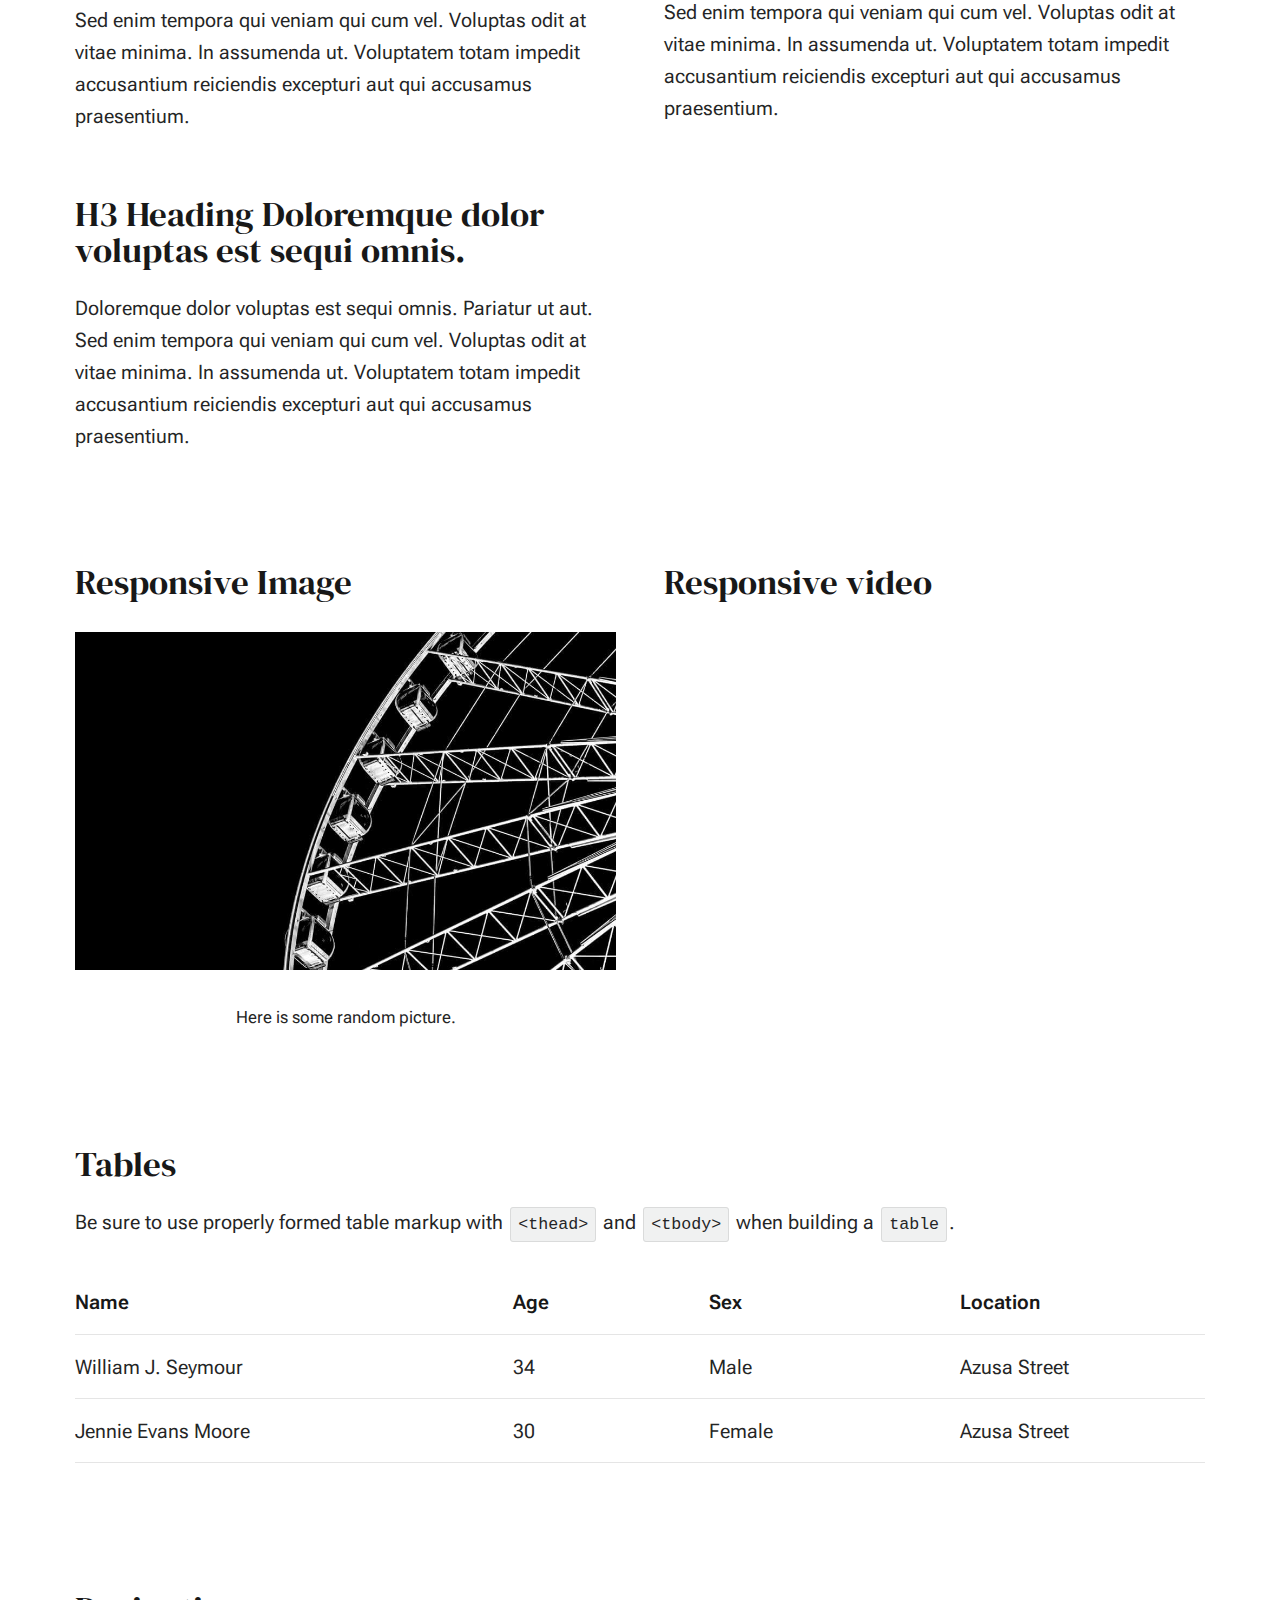
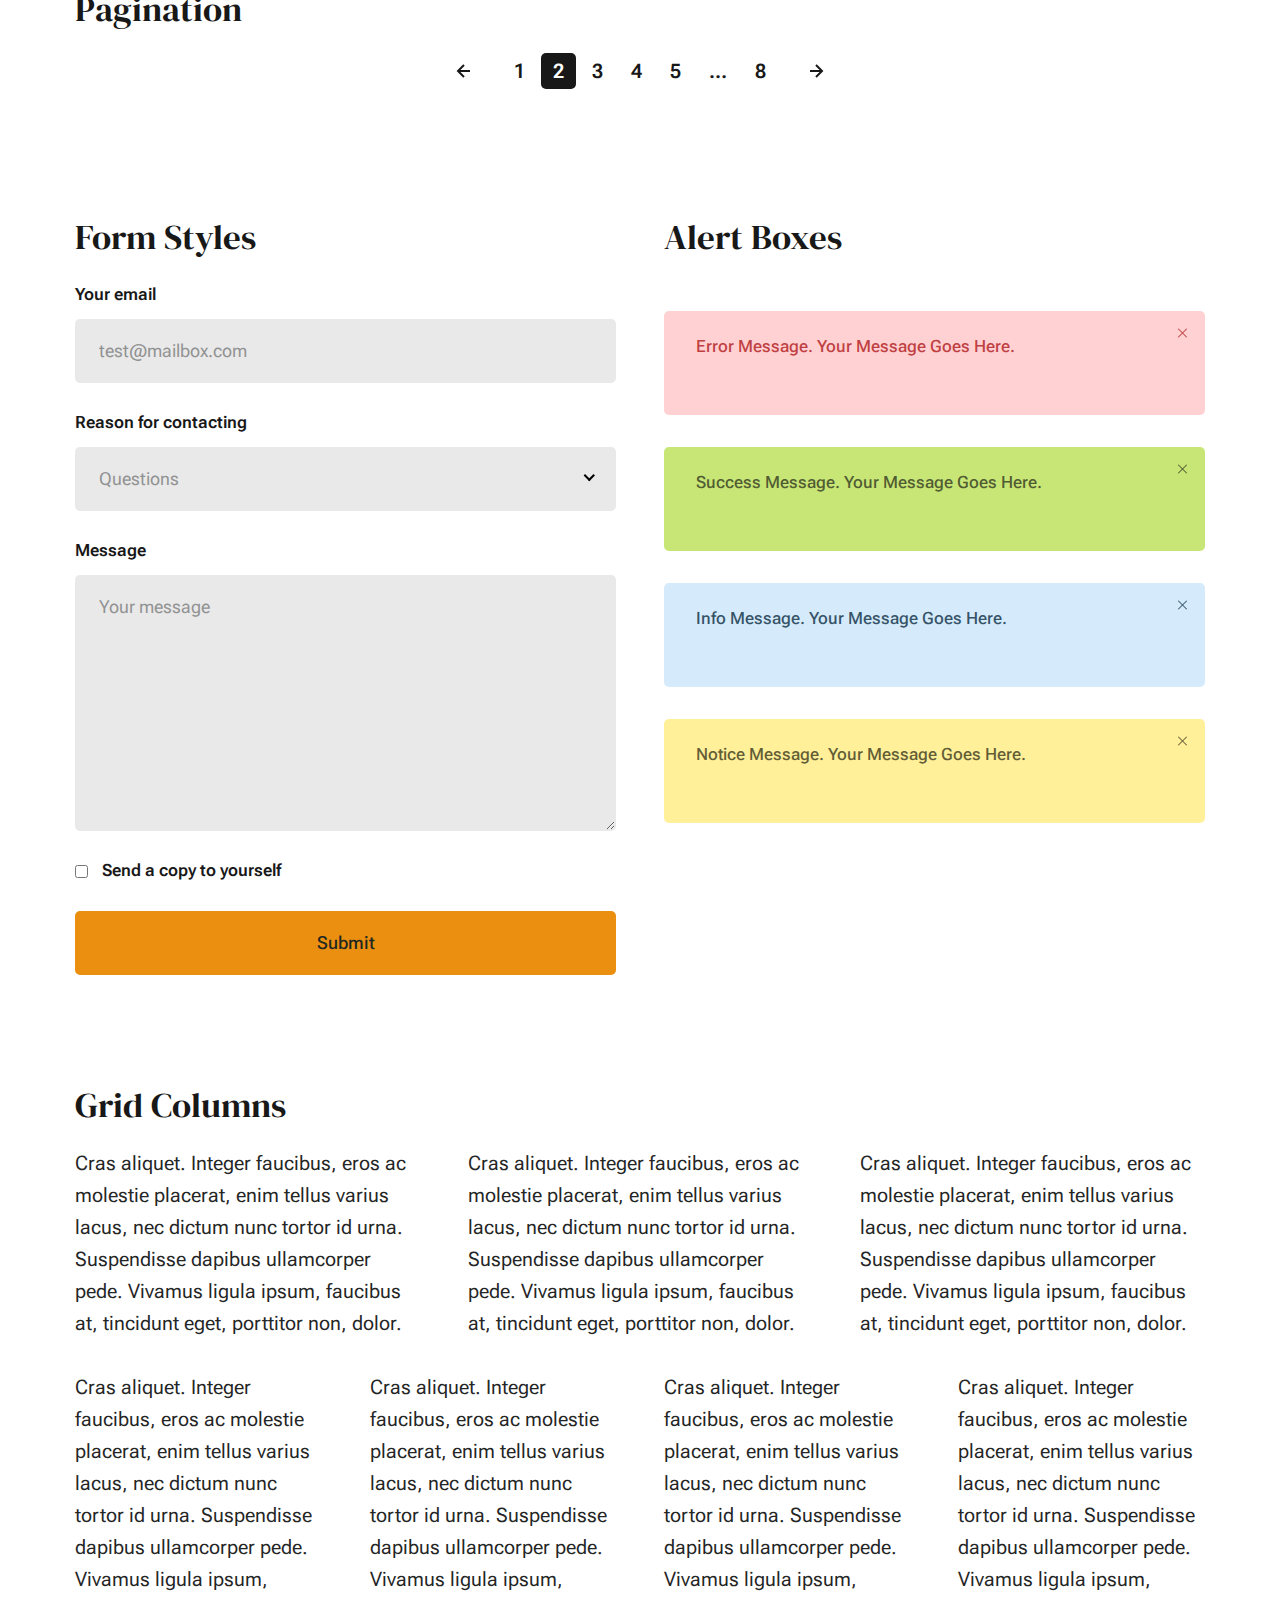
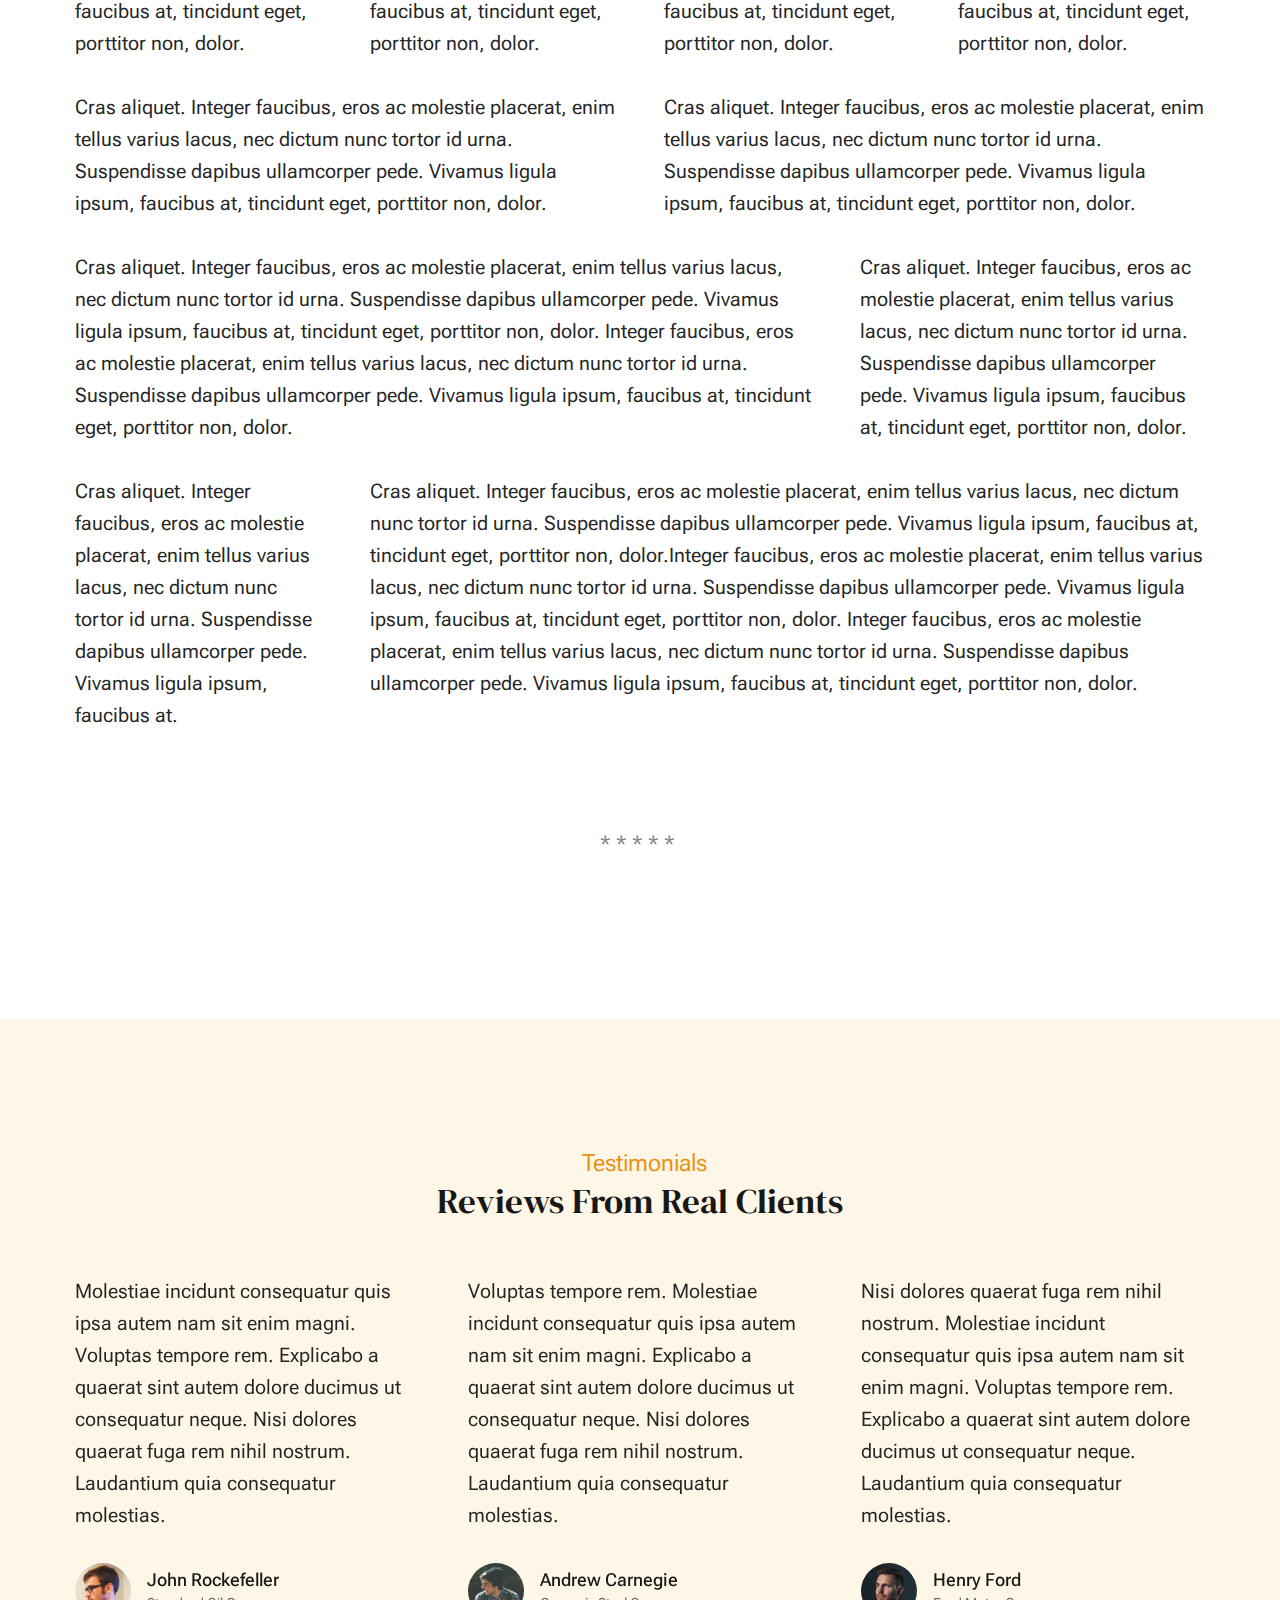
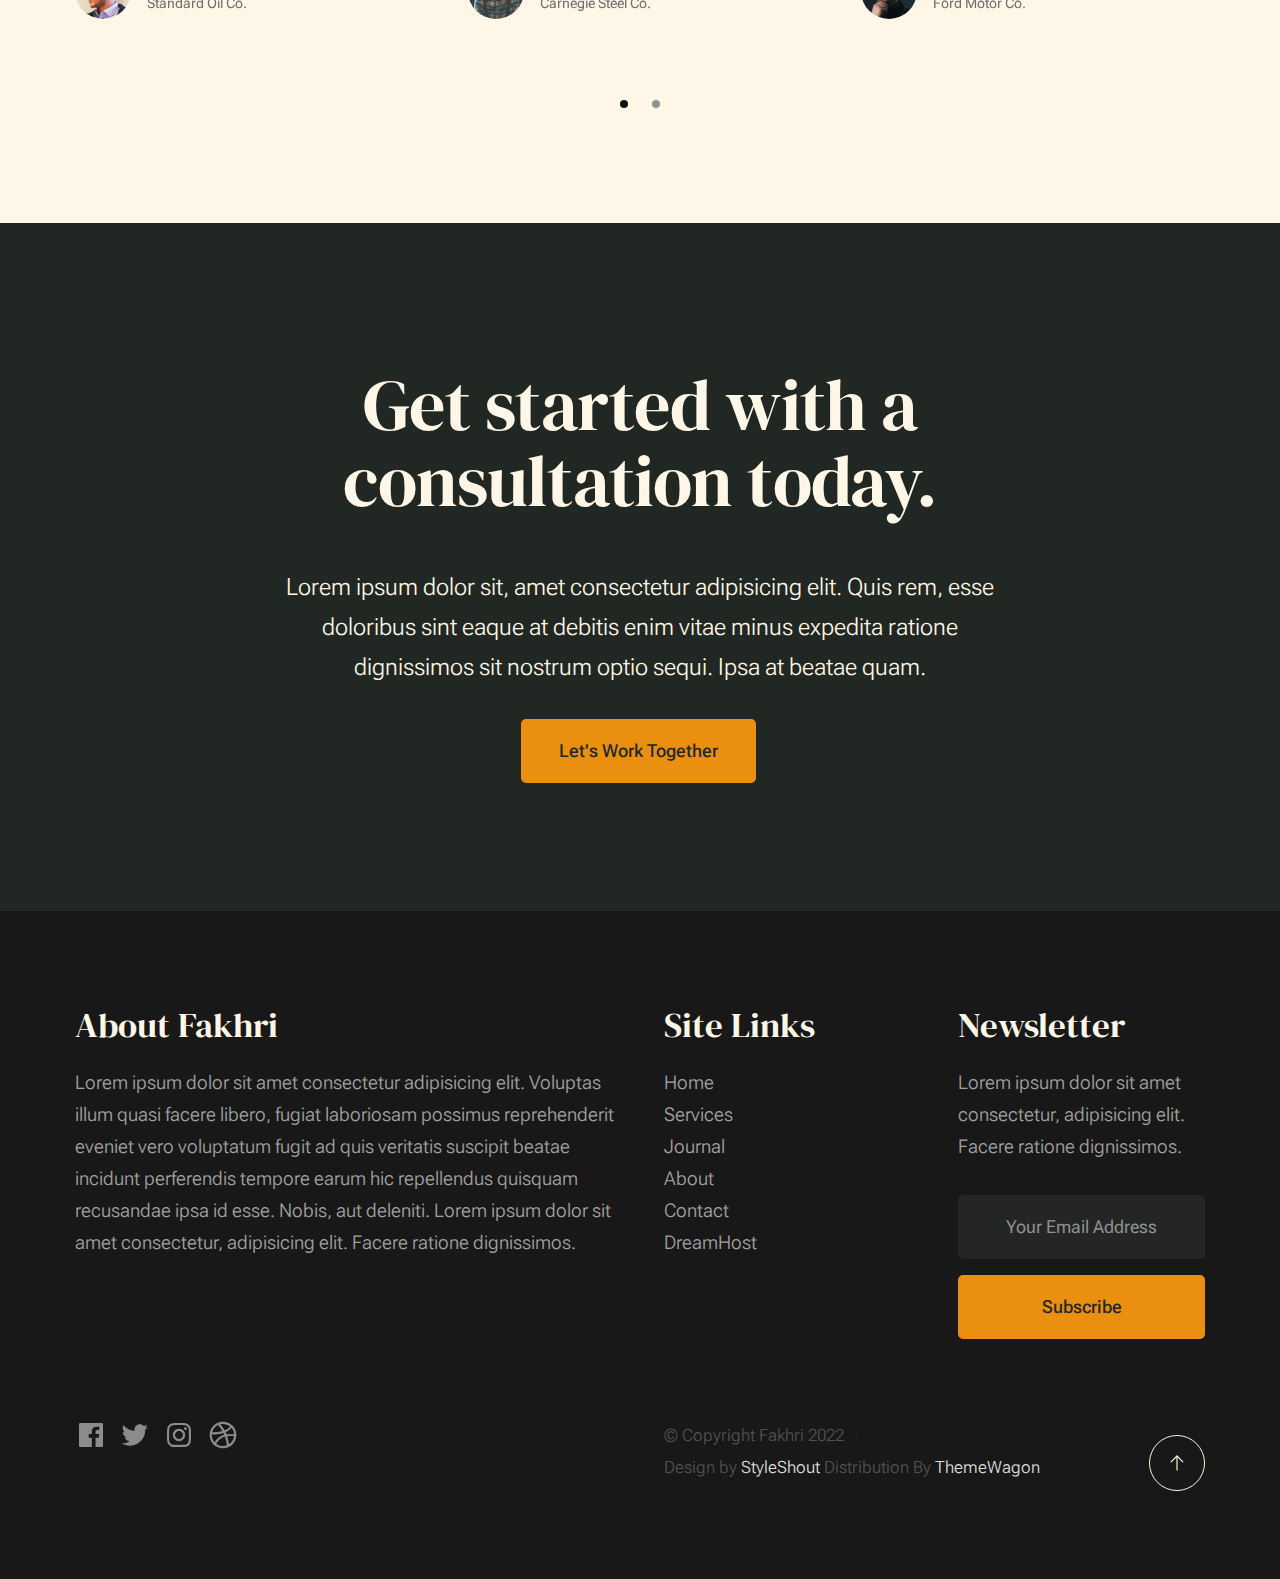
<file: styles.html>
<!DOCTYPE html>
<html lang="en" class="no-js" >
<head>

    <!--- basic page needs
    ================================================== -->
    <meta charset="utf-8">
    <meta name="viewport" content="width=device-width, initial-scale=1">
    <title>Styles - Fakhri</title>

    <script>
        document.documentElement.classList.remove('no-js');
        document.documentElement.classList.add('js');
    </script>

    <!-- CSS
    ================================================== -->
    <link rel="stylesheet" href="css/vendor.css">
    <link rel="stylesheet" href="css/styles.css">

    <!-- favicons
    ================================================== -->
    <link rel="apple-touch-icon" sizes="180x180" href="apple-touch-icon.png">
    <link rel="icon" type="image/png" sizes="32x32" href="favicon-32x32.png">
    <link rel="icon" type="image/png" sizes="16x16" href="favicon-16x16.png">
    <link rel="manifest" href="site.webmanifest">

</head>


<body id="top">


    <!-- preloader
    ================================================== -->
    <div id="preloader">
        <div id="loader" class="dots-fade">
            <div></div>
            <div></div>
            <div></div>
        </div>
    </div>


    <!-- page wrap
    ================================================== -->
    <div id="page" class="s-pagewrap">


        <!-- # site header 
        ================================================== -->
        <header class="s-header">

            <div class="row s-header__inner width-sixteen-col">

                <div class="s-header__block">
                    <div class="s-header__logo">
                        <a class="logo" href="index.html">
                            <img src="images/logo.svg" alt="Homepage">
                        </a>
                    </div>

                    <a class="s-header__menu-toggle" href="#0"><span>Menu</span></a>
                </div> <!-- end s-header__block -->

                <nav class="s-header__nav">
    
                    <ul class="s-header__menu-links">
                        <li><a href="about.html">About</a></li>
                        <li><a href="services.html">Services</a></li>
                        <li><a href="blog.html">Journal</a></li>
                        <li><a href="contact.html">Contact</a></li>
                    </ul> <!-- s-header__menu-links -->

                    <div class="s-header__contact">
                        <a href="contact.html" class="btn btn--primary s-header__contact-btn">Let's Work Together</a>                        
                    </div> <!-- s-header__contact -->
    
                </nav> <!-- end s-header__nav -->

            </div> <!-- end s-header__inner -->

        </header> <!-- end s-header -->


        <!-- # site main content
        ================================================== -->
        <section id="content" class="s-content">

               <section class="s-pageheader pageheader">
                    <div class="row">
                        <div class="column xl-12">
                            <h1 class="page-title">
                               Style Guide
                            </h1>                            
                        </div>
                    </div>
               </section> <!-- end pageheader --> 

               <section class="s-pagecontent pagecontent">

                    <div class="row row-x-center text-center">

                        <div class="column tab-12 xl-9">
            
                            <p class="lead">Lorem ipsum Officia elit ad tempor dolore est ex incididunt incididunt occaecat culpa deserunt 
                            sunt labore in cillum ullamco magna in Excepteur consequat in reprehenderit proident mollit incididunt officia commodo.
                            Duis ea officia sed dolor pariatur enim dolore dolore quis incididunt nulla exercitation commodo veniam et ea incididunt.
                            </p>
            
                            <hr>
                        </div>
            
                    </div> <!-- end row -->
            
                    <div class="row">
            
                        <div class="column mob-12 md-6 stack-on-900">
            
                            <h3>Paragraph and Image</h3>
            
                            <p><a href="#"><img width="120" height="120" class="u-pull-left" alt="sample-image" src="images/sample-image.jpg"></a>
                            Lorem ipsum dolor sit amet, consectetuer adipiscing elit. Donec libero. Suspendisse bibendum.Cras id urna. Morbi 
                            tincidunt, orci ac convallis aliquam, lectus turpis varius lorem, eu posuere nunc justo tempus leo. Donec mattis, 
                            purus nec placerat bibendum, dui pede condimentum odio, ac blandit ante orci ut diam. Cras fringilla magna. 
                            Phasellus suscipit, leo a pharetra condimentum, lorem tellus eleifend magna, eget fringilla velit magna id 
                            neque posuere nunc justo tempus leo. </p>
            
                            <p>
                            Lorem ipsum dolor sit amet, consectetuer adipiscing elit. Donec libero. Suspendisse bibendum. Cras id urna. 
                            Morbi tincidunt, orci ac convallis aliquam, lectus turpis varius lorem, eu posuere nunc justo tempus leo. 
                            Donec mattis, purus nec placerat bibendum, dui pede condimentumodio, ac blandit ante orci ut diam.	
                            </p>
            
                            <p>A <a href="#">link</a>,
                            <abbr title="this really isn't a very good description">abbrebation</abbr>,
                            <strong>strong text</strong>,
                            <em>em text</em>,
                            <del>deleted text</del>, and
                            <mark>this is a mark text.</mark>
                            <code>.code</code>
                            </p>
            
                        </div>
            
                        <div class="column mob-12 md-6">
            
                            <h3>Drop Caps</h3>
            
                            <p class="drop-cap">Far far away, behind the word mountains, far from the countries Vokalia and Consonantia,
                            there live the blind texts. Separated they live in Bookmarksgrove right at the coast of the
                            Semantics, a large language ocean. A small river named Duden flows by their place and supplies it with the 
                            necessary regelialia. Morbi tincidunt, orci ac convallis aliquam, lectus turpis varius lorem, 
                            euposuere nunc justo tempus leo. Donec mattis, purus nec placerat bibendum, dui pede condimentum odio, 
                            ac blandit ante orci ut diam. Cras fringilla magna. Phasellus suscipit, leo a pharetra condimentum, 
                            lorem tellus eleifend magna, eget fringilla velit magna id neque.
                            </p>
            
                            <h3>Small Print</h3>
            
                            <p><small>Lorem ipsum dolor sit amet, consectetuer adipiscing elit. Donec libero.</small></p>
                            
                    
            
                        </div>
            
                    </div> <!-- end row -->
            
                    <div class="row">
            
                        <div class="column xl-6 md-12">
            
                            <h3 class="u-add-bottom">Pull Quotes</h3>
            
                            <p>
                            Perspiciatis nemo unde et nobis modi consequatur officia amet. Ut enim 
                            tenetur provident maiores. Perspiciatis asperiores incidunt sequi 
                            quisquam. Enim aut. 
                            </p>
            
                            <figure class="pull-quote">
                                <blockquote>
                                    <p>
                                    When you look in the eyes of grace, when you meet grace, 
                                    when you embrace grace, when you see the nail prints in 
                                    grace’s hands and the fire in his eyes, when you feel his 
                                    relentless love for you - it will not motivate you to sin. 
                                    It will motivate you to righteousness.
                                    </p>
            
                                    <footer>
                                        <cite>Judah Smith</cite>
                                    </footer>
                                </blockquote>
                            </figure>
            
            
                        </div>
            
                        <div class="column xl-6 md-12">
            
                            <h3 class="h-add-bottom">Block Quotes</h3>
            
                            <blockquote cite="http://where-i-got-my-info-from.com">
                                <p>
                                For God so loved the world, that he gave his only Son, that whoever believes in 
                                him should not perish but have eternal life. For God did not send his Son into 
                                the world to condemn the world, but in order that the world might be 
                                saved through him.
                                </p>
            
                                <footer>
                                    <cite>
                                        <a href="#0">John 3:16-17 ESV</a>
                                    </cite>
                                </footer>
            
                            </blockquote>
            
                            <blockquote>
                                <p>There is a God-shaped vacuum in the heart of each man which cannot be satisfied 
                                by any created thing but only by God the Creator.</p>
            
                                <footer>
                                    <cite>Blaise Pascal</cite>
                                </footer>
            
                            </blockquote>
            
                        </div>
            
                    </div> <!-- end row -->
            
                    <div class="row u-add-half-bottom">
            
                        <div class="column xl-6 md-12">
            
                            <h3>Example Lists</h3>
            
                            <ol>
                                <li>Here is an example</li>
                                <li>of an ordered list.</li>
                                <li>A parent list item.
                                    <ul>
                                        <li>one</li>
                                        <li>two</li>
                                        <li>three</li>
                                    </ul>
                                    </li>
                                    <li>A list item.</li>
                                </ol>
            
                            <ul class="disc">
                                <li>Here is an example</li>
                                <li>of an unordered list.</li>
                            </ul>
            
                            <h3>Definition Lists</h3>
            
                            <h5>a) Multi-line Definitions (default) </h5>
            
                            <dl class="dictionary-style">
                                <dt><strong>This is a term</strong></dt>
                                    <dd>this is the definition of that term, which both live in a <code>dl</code>.</dd>
                                <dt><strong>Another Term</strong></dt>
                                    <dd>And it gets a definition too, which is this line</dd>
                                    <dd>This is a 2<sup>nd</sup> definition for a single term. A <code>dt</code> may be followed by multiple <code>dd</code>s.</dd>
                            </dl>
            
                            <h3 class="u-add-bottom">Skill Bars</h3>
            
                            <ul class="skill-bars">
                                <li>
                                <div class="progress percent90"><span>90%</span></div>
                                <strong>HTML</strong>
                                </li>
                                <li>
                                <div class="progress percent85"><span>85%</span></div>
                                <strong>CSS</strong>
                                </li>
                                <li>
                                <div class="progress percent70"><span>70%</span></div>
                                <strong>Javascript</strong>
                                </li>
                                <li>
                                <div class="progress percent95"><span>95%</span></div>
                                <strong>PHP</strong>
                                </li>
                                <li>
                                <div class="progress percent75"><span>75%</span></div>
                                <strong>Illustrator</strong>
                                </li>
                                <li>
                                <div class="progress percent90"><span>90%</span></div>
                                <strong>Figma</strong>
                                </li>
                            </ul>
            
                        </div>
            
                        <div class="column xl-6 md-12">
            
                            <h3 class="u-add-bottom">Buttons</h3>
            
                            <p>
                                <a class="btn btn--primary u-fullwidth" href="#0">Primary Button</a>
                                <a class="btn u-fullwidth" href="#0">Default Button</a>
                                <a class="btn btn--stroke u-fullwidth" href="#0">Stroke Button</a>
                            </p>
            
                            <h3>Stats Tabs</h3>
            
                            <ul class="stats-tabs">
                                <li><a href="#0">1,234 <em>Peter</em></a></li>
                                <li><a href="#0">567 <em>James</em></a></li>
                                <li><a href="#0">23,456 <em>John</em></a></li>
                                <li><a href="#0">3,456 <em>Andrew</em></a></li>
                                <li><a href="#0">456 <em>Philip</em></a></li>
                                <li><a href="#0">26 <em>Matthew</em></a></li>
                            </ul>
            
                            <h3 class="u-add-bottom">Code</h3>
            
<pre><code class="language-css">
    code {
    font-size: 1.4rem;
    margin: 0 .2rem;
    padding: .2rem .6rem;
    white-space: nowrap;
    background: #F1F1F1;
    border: 1px solid #E1E1E1;	
    border-radius: 3px;
    }
</code></pre>
            
                        </div>
            
                    </div> <!-- end row -->
            
                    <div class="row u-add-half-bottom">
            
                        <div class="column xl-6 md-12">
                                
                            <h1>H1 Heading Doloremque dolor voluptas est sequi omnis.</h1>
                            <p>Doloremque dolor voluptas est sequi omnis. Pariatur ut aut. Sed enim tempora qui veniam qui cum vel. 
                            Voluptas odit at vitae minima. In assumenda ut. Voluptatem totam impedit accusantium reiciendis excepturi aut qui accusamus praesentium.</p>
            
                            <h2>H2 Heading Doloremque dolor voluptas est sequi omnis.</h2>
                            <p>Doloremque dolor voluptas est sequi omnis. Pariatur ut aut. Sed enim tempora qui veniam qui cum vel. 
                            Voluptas odit at vitae minima. In assumenda ut. Voluptatem totam impedit accusantium reiciendis excepturi aut qui accusamus praesentium.</p>
            
                            <h3>H3 Heading Doloremque dolor voluptas est sequi omnis.</h3>
                            <p>Doloremque dolor voluptas est sequi omnis. Pariatur ut aut. Sed enim tempora qui veniam qui cum vel. 
                            Voluptas odit at vitae minima. In assumenda ut. Voluptatem totam impedit accusantium reiciendis excepturi aut qui accusamus praesentium.</p>
            
                            
                        </div>
            
                        <div class="column xl-6 md-12">
                            <h4>H4 Heading Doloremque dolor voluptas est sequi omnis.</h4>
                            <p>Doloremque dolor voluptas est sequi omnis. Pariatur ut aut. Sed enim tempora qui veniam qui cum vel. 
                            Voluptas odit at vitae minima. In assumenda ut. Voluptatem totam impedit accusantium reiciendis excepturi aut qui accusamus praesentium.</p>
            
                            <h5>H5 Heading Doloremque dolor voluptas est sequi omnis.</h5>
                            <p>Doloremque dolor voluptas est sequi omnis. Pariatur ut aut. Sed enim tempora qui veniam qui cum vel. 
                            Voluptas odit at vitae minima. In assumenda ut. Voluptatem totam impedit accusantium reiciendis excepturi aut qui accusamus praesentium.</p>
            
                            <h6>H6 Heading Doloremque dolor voluptas est sequi omnis.</h6>
                            <p>Doloremque dolor voluptas est sequi omnis. Pariatur ut aut. Sed enim tempora qui veniam qui cum vel. 
                            Voluptas odit at vitae minima. In assumenda ut. Voluptatem totam impedit accusantium reiciendis excepturi aut qui accusamus praesentium.</p>
                
                            
                        </div>
            
                    </div> <!-- end row -->
            
                    <div class="row u-add-half-bottom">
            
                        <div class="column xl-6 md-12">
            
                            <h3 class="u-add-bottom">Responsive Image</h3>
            
                            <figure>
                                <img src="images/wheel-500.jpg" 
                                srcset="images/wheel-1000.jpg 1000w, 
                                images/wheel-500.jpg 500w" 
                                sizes="(max-width: 1000px) 100vw, 1000px" alt="">
            
                                <figcaption>
                                    Here is some random picture.
                                </figcaption>
                            </figure>
            
                        </div>
            
                        <div class="column xl-6 md-12">
            
                            <h3 class="u-add-bottom">Responsive video</h3>
            
                            <div class="video-container">
                            <iframe src="https://player.vimeo.com/video/14592941?color=00a650&title=0&byline=0&portrait=0" width="500" height="281" frameborder="0" webkitallowfullscreen mozallowfullscreen allowfullscreen></iframe> 
                            </div>
            
                        </div>
                        
                    </div> <!-- end row -->
            
                    <div class="row u-add-bottom">
            
                        <div class="column xl-12">
            
                            <h3>Tables</h3>
                            <p>Be sure to use properly formed table markup with <code>&lt;thead&gt;</code> and <code>&lt;tbody&gt;</code> when building a <code>table</code>.</p>
            
                            <div class="table-responsive">
            
                                <table>
                                        <thead>
                                        <tr>
                                            <th>Name</th>
                                            <th>Age</th>
                                            <th>Sex</th>
                                            <th>Location</th>
                                        </tr>
                                        </thead>
                                        <tbody>
                                        <tr>
                                            <td>William J. Seymour</td>
                                            <td>34</td>
                                            <td>Male</td>
                                            <td>Azusa Street</td>
                                        </tr>
                                        <tr>
                                            <td>Jennie Evans Moore</td>
                                            <td>30</td>
                                            <td>Female</td>
                                            <td>Azusa Street</td>
                                        </tr>
                                        </tbody>
                                </table>
            
                            </div>
            
                        </div>
                        
                    </div> <!-- end row -->
            
                    <div class="row">
            
                        <div class="column xl-12">
                            <h3>Pagination</h3>
            
                            <nav class="pgn">
                                <ul>
                                    <li>
                                        <a class="pgn__prev" href="#0">
                                            <svg xmlns="http://www.w3.org/2000/svg" width="24" height="24" viewBox="0 0 24 24"><path d="M12.707 17.293L8.414 13H18v-2H8.414l4.293-4.293-1.414-1.414L4.586 12l6.707 6.707z"/></svg>
                                        </a>
                                    </li>
                                    <li><a class="pgn__num" href="#0">1</a></li>
                                    <li><span class="pgn__num current">2</span></li>
                                    <li><a class="pgn__num" href="#0">3</a></li>
                                    <li><a class="pgn__num" href="#0">4</a></li>
                                    <li><a class="pgn__num" href="#0">5</a></li>
                                    <li><span class="pgn__num dots">…</span></li>
                                    <li><a class="pgn__num" href="#0">8</a></li>
                                    <li>
                                        <a class="pgn__next" href="#0">
                                            <svg xmlns="http://www.w3.org/2000/svg" width="24" height="24" viewBox="0 0 24 24"><path d="M11.293 17.293l1.414 1.414L19.414 12l-6.707-6.707-1.414 1.414L15.586 11H6v2h9.586z"/></svg>
                                        </a>
                                    </li>
                                </ul>
                            </nav>
                        </div>
            
                    </div> <!-- end row -->
            
                    <div class="row">
            
                        <div class="column xl-6 md-12">
            
                            <h3 class="u-add-bottom">Form Styles</h3>
            
                            <form>
                                <div>
                                    <label for="sampleInput">Your email</label>
                                    <input class="u-fullwidth" type="email" placeholder="test@mailbox.com" id="sampleInput">
                                </div>
                                <div>
                                    <label for="sampleRecipientInput">Reason for contacting</label>
                                    <div class="ss-custom-select">
                                        <select class="u-fullwidth" id="sampleRecipientInput">
                                            <option value="Option 1">Questions</option>
                                            <option value="Option 2">Report</option>
                                            <option value="Option 3">Others</option>
                                        </select>
                                    </div>
                                </div>
                                
                                <label for="exampleMessage">Message</label>
                                <textarea class="u-fullwidth" placeholder="Your message" id="exampleMessage"></textarea>
            
                                <label class="u-add-bottom">
                                    <input type="checkbox">
                                    <span class="label-text">Send a copy to yourself</span>
                                </label>
                            
                                <input class="btn--primary u-fullwidth" type="submit" value="Submit">
                            </form>
            
                        </div>
            
                        <div class="column xl-6 md-12">
            
                            <h3>Alert Boxes</h3>
            
                            <br>
                            
                            <div class="alert-box alert-box--error">
                                <p>Error Message. Your Message Goes Here.</p>
                                <span class="alert-box__close"></span>
                            </div><!-- end error -->
                                    
                            <div class="alert-box alert-box--success">
                                <p>Success Message. Your Message Goes Here.</p>
                                <span class="alert-box__close"></span>
                            </div><!-- end success -->
                                    
                            <div class="alert-box alert-box--info">
                                <p>Info Message. Your Message Goes Here.</p>
                                <span class="alert-box__close"></span>
                            </div><!-- end info -->
                                    
                            <div class="alert-box alert-box--notice">
                                <p>Notice Message. Your Message Goes Here.</p>
                                <span class="alert-box__close"></span>
                            </div><!-- end notice -->
                        
                        </div>
            
                    </div> <!-- end row -->
            
                    <div class="row">
            
                        <div class="xl-12 column">
                        <h3 class="half-bottom">Grid Columns</h3>
                        </div>
            
                    </div> <!-- Row End-->
            
                    <!--<h4>1/3 Columns</h4>  -->
            
                    <div class="row">
            
                        <div class="xl-4 md-12 column">
                            <p>
                            Cras aliquet. Integer faucibus, eros ac molestie placerat, enim tellus varius lacus,
                            nec dictum nunc tortor id urna. Suspendisse dapibus ullamcorper pede. Vivamus ligula ipsum,
                            faucibus at, tincidunt eget, porttitor non, dolor. 
                            </p>
                        </div>
            
                        <div class="xl-4 md-12 column">
                            <p>
                            Cras aliquet. Integer faucibus, eros ac molestie placerat, enim tellus varius lacus,
                            nec dictum nunc tortor id urna. Suspendisse dapibus ullamcorper pede. Vivamus ligula ipsum,
                            faucibus at, tincidunt eget, porttitor non, dolor. 
                            </p>
                        </div>
            
                        <div class="xl-4 md-12 column">
                            <p>
                            Cras aliquet. Integer faucibus, eros ac molestie placerat, enim tellus varius lacus,
                            nec dictum nunc tortor id urna. Suspendisse dapibus ullamcorper pede. Vivamus ligula ipsum,
                            faucibus at, tincidunt eget, porttitor non, dolor. 
                            </p>
                        </div>
            
                    </div>
            
                    <!--<h4>1/4 Columns</h4>  -->
            
                    <div class="row">
            
                        <div class="xl-3 md-6 tab-12 column">
                            <p>
                            Cras aliquet. Integer faucibus, eros ac molestie placerat, enim tellus varius lacus,
                            nec dictum nunc tortor id urna. Suspendisse dapibus ullamcorper pede. Vivamus ligula ipsum,
                            faucibus at, tincidunt eget, porttitor non, dolor. 
                            </p>
                        </div>
            
                        <div class="xl-3 md-6 tab-12 column">
                            <p>
                            Cras aliquet. Integer faucibus, eros ac molestie placerat, enim tellus varius lacus,
                            nec dictum nunc tortor id urna. Suspendisse dapibus ullamcorper pede. Vivamus ligula ipsum,
                            faucibus at, tincidunt eget, porttitor non, dolor. 
                            </p>
                        </div>
            
                        <div class="xl-3 md-6 tab-12 column">
                            <p>
                            Cras aliquet. Integer faucibus, eros ac molestie placerat, enim tellus varius lacus,
                            nec dictum nunc tortor id urna. Suspendisse dapibus ullamcorper pede. Vivamus ligula ipsum,
                            faucibus at, tincidunt eget, porttitor non, dolor. 
                            </p>
                        </div>
            
                        <div class="xl-3 md-6 tab-12 column">
                            <p>
                            Cras aliquet. Integer faucibus, eros ac molestie placerat, enim tellus varius lacus,
                            nec dictum nunc tortor id urna. Suspendisse dapibus ullamcorper pede. Vivamus ligula ipsum,
                            faucibus at, tincidunt eget, porttitor non, dolor. 
                            </p>
                        </div>
            
                    </div>
            
                    <!--<h4>1/2 Columns</h4>  -->
            
                    <div class="row">
            
                        <div class="xl-6 tab-12 column">
                            <p>
                            Cras aliquet. Integer faucibus, eros ac molestie placerat, enim tellus varius lacus,
                            nec dictum nunc tortor id urna. Suspendisse dapibus ullamcorper pede. Vivamus ligula ipsum,
                            faucibus at, tincidunt eget, porttitor non, dolor. 
                            </p>
                        </div>
            
                        <div class="xl-6 tab-12 column">
                            <p>
                            Cras aliquet. Integer faucibus, eros ac molestie placerat, enim tellus varius lacus,
                            nec dictum nunc tortor id urna. Suspendisse dapibus ullamcorper pede. Vivamus ligula ipsum,
                            faucibus at, tincidunt eget, porttitor non, dolor. 
                            </p>
                        </div>
            
                    </div>
            
                    <!--<h4>2/3 Columns</h4>  -->
            
                    <div class="row">
            
                        <div class="xl-8 md-7 tab-12 column">
                            <p>
                            Cras aliquet. Integer faucibus, eros ac molestie placerat, enim tellus varius lacus,
                            nec dictum nunc tortor id urna. Suspendisse dapibus ullamcorper pede. Vivamus ligula ipsum,
                            faucibus at, tincidunt eget, porttitor non, dolor. Integer faucibus, eros ac molestie placerat, enim tellus varius lacus,
                            nec dictum nunc tortor id urna. Suspendisse dapibus ullamcorper pede. Vivamus ligula ipsum,
                            faucibus at, tincidunt eget, porttitor non, dolor.
                            </p>
                        </div>
            
                        <div class="xl-4 md-5 tab-12 column">
                            <p>
                            Cras aliquet. Integer faucibus, eros ac molestie placerat, enim tellus varius lacus,
                            nec dictum nunc tortor id urna. Suspendisse dapibus ullamcorper pede. Vivamus ligula ipsum,
                            faucibus at, tincidunt eget, porttitor non, dolor. 
                            </p>
                        </div>
            
                    </div>
            
                    <!--<h4>3/4 Columns</h4>  -->
            
                    <div class="row">
            
                        <div class="xl-3 md-5 tab-12 column">
                            <p>
                            Cras aliquet. Integer faucibus, eros ac molestie placerat, enim tellus varius lacus,
                            nec dictum nunc tortor id urna. Suspendisse dapibus ullamcorper pede. Vivamus ligula ipsum,
                            faucibus at. 
                            </p>
                        </div>
            
                        <div class="xl-9 md-7 tab-12 column">
                            <p>
                            Cras aliquet. Integer faucibus, eros ac molestie placerat, enim tellus varius lacus,
                            nec dictum nunc tortor id urna. Suspendisse dapibus ullamcorper pede. Vivamus ligula ipsum,
                            faucibus at, tincidunt eget, porttitor non, dolor.Integer faucibus, eros ac molestie placerat, enim tellus varius lacus,
                            nec dictum nunc tortor id urna. Suspendisse dapibus ullamcorper pede. Vivamus ligula ipsum,
                            faucibus at, tincidunt eget, porttitor non, dolor. Integer faucibus, eros ac molestie placerat, enim tellus varius lacus,
                            nec dictum nunc tortor id urna. Suspendisse dapibus ullamcorper pede. Vivamus ligula ipsum,
                            faucibus at, tincidunt eget, porttitor non, dolor.
                            </p>
                        </div>
            
                    </div> 
            
                    <hr class="fancy">

               </section> <!-- pagecontent -->

               <section class="s-testimonials">

                    <div class="s-testimonials__header row row-x-center text-center">
                        <div class="column xl-8 lg-12">
        
                            <p class="text-pretitle">
                            Testimonials
                            </p>
                            <h3>
                            Reviews From Real Clients
                            </h3>                        
        
                        </div>
                    </div> <!--end s-testimonials__header -->

                    <div class="row s-testimonials__content">
                        <div class="column xl-12 testimonials">

                            <div class="swiper-container testimonials__slider page-slider">

                                <div class="swiper-wrapper">
                                    <div class="testimonials__slide swiper-slide">
                                        <p>
                                        Molestiae incidunt consequatur quis ipsa autem nam sit enim magni. Voluptas tempore rem. 
                                        Explicabo a quaerat sint autem dolore ducimus ut consequatur neque. Nisi dolores quaerat fuga rem nihil nostrum.
                                        Laudantium quia consequatur molestias.
                                        </p>
                                        <div class="testimonials__author">
                                            <img src="images/avatars/user-01.jpg" alt="Author image" class="testimonials__avatar">
                                            <cite class="testimonials__cite">
                                                <strong>John Rockefeller</strong>
                                                <span>Standard Oil Co.</span>
                                            </cite>
                                        </div>
                                    </div>
                                    <div class="testimonials__slide swiper-slide">
                                        <p>
                                        Voluptas tempore rem. Molestiae incidunt consequatur quis ipsa autem nam sit enim magni. 
                                        Explicabo a quaerat sint autem dolore ducimus ut consequatur neque. Nisi dolores quaerat fuga rem nihil nostrum.
                                        Laudantium quia consequatur molestias.
                                        </p>
                                        <div class="testimonials__author">
                                            <img src="images/avatars/user-04.jpg" alt="Author image" class="testimonials__avatar">
                                            <cite class="testimonials__cite">
                                                <strong>Andrew Carnegie</strong>
                                                <span>Carnegie Steel Co.</span>
                                            </cite>
                                        </div>
                                    </div>
                                    <div class="testimonials__slide swiper-slide">
                                        <p>
                                        Nisi dolores quaerat fuga rem nihil nostrum. Molestiae incidunt consequatur quis ipsa autem nam sit enim magni. 
                                        Voluptas tempore rem. Explicabo a quaerat sint autem dolore ducimus ut consequatur neque. 
                                        Laudantium quia consequatur molestias.
                                        </p>
                                        <div class="testimonials__author">
                                            <img src="images/avatars/user-06.jpg" alt="Author image" class="testimonials__avatar">
                                            <cite class="testimonials__cite">
                                                <strong>Henry Ford</strong>
                                                <span>Ford Motor Co.</span>
                                            </cite>
                                        </div>
                                    </div>
                                    <div class="testimonials__slide swiper-slide">
                                        <p>
                                        Molestiae incidunt consequatur quis ipsa autem nam sit enim magni. Voluptas tempore rem. 
                                        Explicabo a quaerat sint autem dolore ducimus ut consequatur neque. Nisi dolores quaerat fuga rem nihil nostrum.
                                        Laudantium quia consequatur molestias.
                                        </p>
                                        <div class="testimonials__author">
                                            <img src="images/avatars/user-02.jpg" alt="Author image" class="testimonials__avatar">
                                            <cite class="testimonials__cite">
                                                <strong>John Morgan</strong>
                                                <span>JP Morgan & Co.</span>
                                            </cite>
                                        </div>
                                    </div> 
                                </div> <!-- end swiper-wrapper --> 

                                <div class="swiper-pagination"></div>

                            </div> <!--end testimonials__slider --> 

                        </div> <!-- testimonials -->
                    </div> <!--end s-testimonials__content -->

               </section> <!-- end s-testimonials -->

        </section> <!-- s-content-->

        <!-- # cta
        ================================================== -->
        <section id="cta" class="s-cta">

            <div class="row row-x-center text-center">
                <div class="column xl-8 lg-12">

                    <div class="s-cta__content">
                        <h2 class="text-display-title">
                        Get started with a consultation today.
                        </h2>
                        <p class="lead">
                        Lorem ipsum dolor sit, amet consectetur adipisicing elit. Quis rem, esse doloribus sint eaque at debitis enim vitae minus expedita ratione dignissimos sit nostrum optio sequi. Ipsa at beatae quam.
                        </p>
                        <a href="contact.html" class="btn btn--primary">Let's Work Together</a>
                    </div>

                </div>
            </div>

        </section> <!-- end s-cta -->


        <!-- # footer 
        ================================================== -->
        <footer class="s-footer">
            <div class="row s-footer__content">
                <div class="column xl-6 lg-6 md-12 s-footer__block s-footer__about">                    
                    <h3>About Fakhri</h3>
                    <p>
                    Lorem ipsum dolor sit amet consectetur adipisicing elit. Voluptas illum quasi facere libero, 
                    fugiat laboriosam possimus reprehenderit eveniet vero voluptatum fugit ad quis veritatis suscipit beatae 
                    incidunt perferendis tempore earum hic repellendus quisquam recusandae ipsa id esse. Nobis, aut deleniti.
                    Lorem ipsum dolor sit amet consectetur, adipisicing elit. Facere ratione dignissimos.
                    </p>               
                </div>                
                <div class="column xl-3 lg-6 md-12 s-footer__block s-footer__site-links">
                    <h3>Site Links</h3>
                    <ul class="link-list">
                        <li><a href="index.html">Home</a></li>
                        <li><a href="services.html">Services</a></li>
                        <li><a href="blog.html">Journal</a></li>
                        <li><a href="about.html">About</a></li>
                        <li><a href="contact.html">Contact</a></li>
                        <li><a href="https://www.dreamhost.com/r.cgi?287326">DreamHost</a></li>
                    </ul>
                </div>
                <div class="column xl-3 lg-6 md-12 tab-12 s-footer__block s-footer__newsletter">
                    <h3>Newsletter</h3>

                    <p>
                    Lorem ipsum dolor sit amet consectetur, adipisicing elit. Facere ratione dignissimos.
                    </p>

                    <div class="subscribe-form">
                        <form id="mc-form" class="mc-form">
                            <input type="email" name="EMAIL" id="mce-EMAIL" class="u-fullwidth text-center" placeholder="Your Email Address" title="The domain portion of the email address is invalid (the portion after the @)." pattern="^([^\x00-\x20\x22\x28\x29\x2c\x2e\x3a-\x3c\x3e\x40\x5b-\x5d\x7f-\xff]+|\x22([^\x0d\x22\x5c\x80-\xff]|\x5c[\x00-\x7f])*\x22)(\x2e([^\x00-\x20\x22\x28\x29\x2c\x2e\x3a-\x3c\x3e\x40\x5b-\x5d\x7f-\xff]+|\x22([^\x0d\x22\x5c\x80-\xff]|\x5c[\x00-\x7f])*\x22))*\x40([^\x00-\x20\x22\x28\x29\x2c\x2e\x3a-\x3c\x3e\x40\x5b-\x5d\x7f-\xff]+|\x5b([^\x0d\x5b-\x5d\x80-\xff]|\x5c[\x00-\x7f])*\x5d)(\x2e([^\x00-\x20\x22\x28\x29\x2c\x2e\x3a-\x3c\x3e\x40\x5b-\x5d\x7f-\xff]+|\x5b([^\x0d\x5b-\x5d\x80-\xff]|\x5c[\x00-\x7f])*\x5d))*(\.\w{2,})+$" required>
                            <input type="submit" name="subscribe" value="Subscribe" class="btn btn--primary btn--small u-fullwidth">
                            <!-- <div style="position: absolute; left: -5000px;" aria-hidden="true"><input type="text" name="b_cdb7b577e41181934ed6a6a44_9a91cfe7b3" tabindex="-1" value=""></div> -->
                            <div class="mc-status"></div>
                        </form>
                    </div>
                </div>
            </div>    
            
            <div class="row s-footer__bottom">
                <div class="column xl-6 lg-12">
                    <ul class="s-footer__social social-list">
                        <li>
                            <a href="#0">
                                <svg xmlns="http://www.w3.org/2000/svg" width="24" height="24" viewBox="0 0 24 24" style="fill:rgba(0, 0, 0, 1);transform:;-ms-filter:"><path d="M20,3H4C3.447,3,3,3.448,3,4v16c0,0.552,0.447,1,1,1h8.615v-6.96h-2.338v-2.725h2.338v-2c0-2.325,1.42-3.592,3.5-3.592 c0.699-0.002,1.399,0.034,2.095,0.107v2.42h-1.435c-1.128,0-1.348,0.538-1.348,1.325v1.735h2.697l-0.35,2.725h-2.348V21H20 c0.553,0,1-0.448,1-1V4C21,3.448,20.553,3,20,3z"></path></svg>
                                <span class="u-screen-reader-text">Facebook</span>
                            </a>
                        </li>
                        <li>
                            <a href="#0">
                                <svg xmlns="http://www.w3.org/2000/svg" width="24" height="24" viewBox="0 0 24 24" style="fill:rgba(0, 0, 0, 1);transform:;-ms-filter:"><path d="M19.633,7.997c0.013,0.175,0.013,0.349,0.013,0.523c0,5.325-4.053,11.461-11.46,11.461c-2.282,0-4.402-0.661-6.186-1.809 c0.324,0.037,0.636,0.05,0.973,0.05c1.883,0,3.616-0.636,5.001-1.721c-1.771-0.037-3.255-1.197-3.767-2.793 c0.249,0.037,0.499,0.062,0.761,0.062c0.361,0,0.724-0.05,1.061-0.137c-1.847-0.374-3.23-1.995-3.23-3.953v-0.05 c0.537,0.299,1.16,0.486,1.82,0.511C3.534,9.419,2.823,8.184,2.823,6.787c0-0.748,0.199-1.434,0.548-2.032 c1.983,2.443,4.964,4.04,8.306,4.215c-0.062-0.3-0.1-0.611-0.1-0.923c0-2.22,1.796-4.028,4.028-4.028 c1.16,0,2.207,0.486,2.943,1.272c0.91-0.175,1.782-0.512,2.556-0.973c-0.299,0.935-0.936,1.721-1.771,2.22 c0.811-0.088,1.597-0.312,2.319-0.624C21.104,6.712,20.419,7.423,19.633,7.997z"></path></svg>
                                <span class="u-screen-reader-text">Twitter</span>
                            </a>
                        </li>
                        <li>
                            <a href="#0">
                                <svg xmlns="http://www.w3.org/2000/svg" width="24" height="24" viewBox="0 0 24 24" style="fill:rgba(0, 0, 0, 1);transform:;-ms-filter:"><path d="M11.999,7.377c-2.554,0-4.623,2.07-4.623,4.623c0,2.554,2.069,4.624,4.623,4.624c2.552,0,4.623-2.07,4.623-4.624 C16.622,9.447,14.551,7.377,11.999,7.377L11.999,7.377z M11.999,15.004c-1.659,0-3.004-1.345-3.004-3.003 c0-1.659,1.345-3.003,3.004-3.003s3.002,1.344,3.002,3.003C15.001,13.659,13.658,15.004,11.999,15.004L11.999,15.004z"></path><circle cx="16.806" cy="7.207" r="1.078"></circle><path d="M20.533,6.111c-0.469-1.209-1.424-2.165-2.633-2.632c-0.699-0.263-1.438-0.404-2.186-0.42 c-0.963-0.042-1.268-0.054-3.71-0.054s-2.755,0-3.71,0.054C7.548,3.074,6.809,3.215,6.11,3.479C4.9,3.946,3.945,4.902,3.477,6.111 c-0.263,0.7-0.404,1.438-0.419,2.186c-0.043,0.962-0.056,1.267-0.056,3.71c0,2.442,0,2.753,0.056,3.71 c0.015,0.748,0.156,1.486,0.419,2.187c0.469,1.208,1.424,2.164,2.634,2.632c0.696,0.272,1.435,0.426,2.185,0.45 c0.963,0.042,1.268,0.055,3.71,0.055s2.755,0,3.71-0.055c0.747-0.015,1.486-0.157,2.186-0.419c1.209-0.469,2.164-1.424,2.633-2.633 c0.263-0.7,0.404-1.438,0.419-2.186c0.043-0.962,0.056-1.267,0.056-3.71s0-2.753-0.056-3.71C20.941,7.57,20.801,6.819,20.533,6.111z M19.315,15.643c-0.007,0.576-0.111,1.147-0.311,1.688c-0.305,0.787-0.926,1.409-1.712,1.711c-0.535,0.199-1.099,0.303-1.67,0.311 c-0.95,0.044-1.218,0.055-3.654,0.055c-2.438,0-2.687,0-3.655-0.055c-0.569-0.007-1.135-0.112-1.669-0.311 c-0.789-0.301-1.414-0.923-1.719-1.711c-0.196-0.534-0.302-1.099-0.311-1.669c-0.043-0.95-0.053-1.218-0.053-3.654 c0-2.437,0-2.686,0.053-3.655c0.007-0.576,0.111-1.146,0.311-1.687c0.305-0.789,0.93-1.41,1.719-1.712 c0.534-0.198,1.1-0.303,1.669-0.311c0.951-0.043,1.218-0.055,3.655-0.055c2.437,0,2.687,0,3.654,0.055 c0.571,0.007,1.135,0.112,1.67,0.311c0.786,0.303,1.407,0.925,1.712,1.712c0.196,0.534,0.302,1.099,0.311,1.669 c0.043,0.951,0.054,1.218,0.054,3.655c0,2.436,0,2.698-0.043,3.654H19.315z"></path></svg>
                                <span class="u-screen-reader-text">Instagram</span>
                            </a>
                        </li>
                        <li>
                            <a href="#0">
                                <svg xmlns="http://www.w3.org/2000/svg" width="24" height="24" viewBox="0 0 24 24" style="fill: rgba(0, 0, 0, 1);transform: ;msFilter:;"><path d="M20.66 6.98a9.932 9.932 0 0 0-3.641-3.64C15.486 2.447 13.813 2 12 2s-3.486.447-5.02 1.34c-1.533.893-2.747 2.107-3.64 3.64S2 10.187 2 12s.446 3.487 1.34 5.02a9.924 9.924 0 0 0 3.641 3.64C8.514 21.553 10.187 22 12 22s3.486-.447 5.02-1.34a9.932 9.932 0 0 0 3.641-3.64C21.554 15.487 22 13.813 22 12s-.446-3.487-1.34-5.02zM12 3.66c2 0 3.772.64 5.32 1.919-.92 1.174-2.286 2.14-4.1 2.9-1.002-1.813-2.088-3.327-3.261-4.54A7.715 7.715 0 0 1 12 3.66zM5.51 6.8a8.116 8.116 0 0 1 2.711-2.22c1.212 1.201 2.325 2.7 3.34 4.5-2 .6-4.114.9-6.341.9-.573 0-1.006-.013-1.3-.04A8.549 8.549 0 0 1 5.51 6.8zM3.66 12c0-.054.003-.12.01-.2.007-.08.01-.146.01-.2.254.014.641.02 1.161.02 2.666 0 5.146-.367 7.439-1.1.187.373.381.793.58 1.26-1.32.293-2.674 1.006-4.061 2.14S6.4 16.247 5.76 17.5c-1.4-1.587-2.1-3.42-2.1-5.5zM12 20.34c-1.894 0-3.594-.587-5.101-1.759.601-1.187 1.524-2.322 2.771-3.401 1.246-1.08 2.483-1.753 3.71-2.02a29.441 29.441 0 0 1 1.56 6.62 8.166 8.166 0 0 1-2.94.56zm7.08-3.96a8.351 8.351 0 0 1-2.58 2.621c-.24-2.08-.7-4.107-1.379-6.081.932-.066 1.765-.1 2.5-.1.799 0 1.686.034 2.659.1a8.098 8.098 0 0 1-1.2 3.46zm-1.24-5c-1.16 0-2.233.047-3.22.14a27.053 27.053 0 0 0-.68-1.62c2.066-.906 3.532-2.006 4.399-3.3 1.2 1.414 1.854 3.027 1.96 4.84-.812-.04-1.632-.06-2.459-.06z"></path></svg>
                                <span class="u-screen-reader-text">Dribbble</span>
                            </a>
                        </li>
                    </ul> <!-- end s-footer__social -->
                </div>
                <div class="column xl-6 lg-12">
                    <p class="ss-copyright">
                        <span>© Copyright Fakhri 2022</span> 
                        <span>Design by <a href="https://www.styleshout.com/">StyleShout</a> Distribution By <a href="https://themewagon.com">ThemeWagon</a></span>
                    </p>
                </div>

                <div class="ss-go-top">
                    <a class="smoothscroll" title="Back to Top" href="#top">
                        <svg xmlns="http://www.w3.org/2000/svg" viewBox="0 0 24 24" width="36" height="36" fill="none" stroke="#ffffff" stroke-width="1" stroke-linecap="round" stroke-linejoin="round">&lt;!--!  Atomicons Free 1.00 by @atisalab License - https://atomicons.com/license/ (Icons: CC BY 4.0) Copyright 2021 Atomicons --&gt;<polyline points="17 11 12 6 7 11"></polyline><line x1="12" y1="18" x2="12" y2="6"></line></svg>
                    </a>
                </div> <!-- end ss-go-top -->
            </div>
            
        </footer> <!-- end s-footer -->

    </div> <!-- end page-wrap -->

    <!-- Java Script
    ================================================== -->
    <script src="js/plugins.js"></script>
    <script src="js/main.js"></script>

</body>
</html>
</file>
<file: css/vendor.css>
/* ===================================================================
 * Fakhri Third-party Stylesheets
 * Template Ver. 1.0.0
 * 12-13-2022
 * -------------------------------------------------------------------
 *
 * TOC:
 * # PrismJS
 * # Swiper
 *
 * ------------------------------------------------------------------- */


/* ===================================================================
 * # PrismJS 1.20.0
 *   https://prismjs.com/download.html#themes=prism-okaidia&languages=markup+css+clike+javascript+markup-templating+php 
 *   
 *   okaidia theme for JavaScript, CSS and HTML
 *   Loosely based on Monokai textmate theme by http://www.monokai.nl/
 *   @author ocodia
 * ------------------------------------------------------------------- */
code[class*=language-],
pre[class*=language-] {
  color          : #f8f8f2;
  background     : none;
  text-shadow    : 0 1px rgba(0, 0, 0, 0.3);
  font-family    : var(--font-mono);
  font-size      : calc(var(--text-size) * 0.9444);
  text-align     : left;
  white-space    : pre;
  word-spacing   : normal;
  word-break     : normal;
  word-wrap      : normal;
  line-height    : var(--vspace-1);
  -moz-tab-size  : 4;
  -o-tab-size    : 4;
  tab-size       : 4;
  -webkit-hyphens: none;
  -ms-hyphens    : none;
  hyphens        : none;
}

/* Code blocks */
pre[class*=language-] {
  padding : var(--vspace-0_5) 0 var(--vspace-1);
  margin  : var(--vspace-1) 0;
  overflow: auto;
}

:not(pre)>code[class*=language-],
pre[class*=language-] {
  background: #272822;
}

/* Inline code */
:not(pre)>code[class*=language-] {
  padding    : 0.1em;
  white-space: normal;
}

.token.comment,
.token.prolog,
.token.doctype,
.token.cdata {
  color: slategray;
}

.token.punctuation {
  color: #f8f8f2;
}

.token.namespace {
  opacity: 0.7;
}

.token.property,
.token.tag,
.token.constant,
.token.symbol,
.token.deleted {
  color: #f92672;
}

.token.boolean,
.token.number {
  color: #ae81ff;
}

.token.selector,
.token.attr-name,
.token.string,
.token.char,
.token.builtin,
.token.inserted {
  color: #a6e22e;
}

.token.operator,
.token.entity,
.token.url,
.language-css .token.string,
.style .token.string,
.token.variable {
  color: #f8f8f2;
}

.token.atrule,
.token.attr-value,
.token.function,
.token.class-name {
  color: #e6db74;
}

.token.keyword {
  color: #66d9ef;
}

.token.regex,
.token.important {
  color: #fd971f;
}

.token.important,
.token.bold {
  font-weight: bold;
}

.token.italic {
  font-style: italic;
}

.token.entity {
  cursor: help;
}



/* ===================================================================
 * # Swiper 6.4.5
 *   Most modern mobile touch slider and framework with hardware accelerated transitions
 *   https://swiperjs.com
 *
 *   Copyright 2014-2020 Vladimir Kharlampidi
 *
 *   Released under the MIT License
 *
 *   Released on: December 18, 2020
 * ------------------------------------------------------------------- */
@font-face {
  font-family: "swiper-icons";
  src        : url("data:application/font-woff;charset=utf-8;base64, [base64]//wADZ2x5ZgAAAywAAADMAAAD2MHtryVoZWFkAAABbAAAADAAAAA2E2+eoWhoZWEAAAGcAAAAHwAAACQC9gDzaG10eAAAAigAAAAZAAAArgJkABFsb2NhAAAC0AAAAFoAAABaFQAUGG1heHAAAAG8AAAAHwAAACAAcABAbmFtZQAAA/gAAAE5AAACXvFdBwlwb3N0AAAFNAAAAGIAAACE5s74hXjaY2BkYGAAYpf5Hu/j+W2+MnAzMYDAzaX6QjD6/4//Bxj5GA8AuRwMYGkAPywL13jaY2BkYGA88P8Agx4j+/8fQDYfA1AEBWgDAIB2BOoAeNpjYGRgYNBh4GdgYgABEMnIABJzYNADCQAACWgAsQB42mNgYfzCOIGBlYGB0YcxjYGBwR1Kf2WQZGhhYGBiYGVmgAFGBiQQkOaawtDAoMBQxXjg/wEGPcYDDA4wNUA2CCgwsAAAO4EL6gAAeNpj2M0gyAACqxgGNWBkZ2D4/wMA+xkDdgAAAHjaY2BgYGaAYBkGRgYQiAHyGMF8FgYHIM3DwMHABGQrMOgyWDLEM1T9/w8UBfEMgLzE////P/5//f/V/xv+r4eaAAeMbAxwIUYmIMHEgKYAYjUcsDAwsLKxc3BycfPw8jEQA/[base64]/uznmfPFBNODM2K7MTQ45YEAZqGP81AmGGcF3iPqOop0r1SPTaTbVkfUe4HXj97wYE+yNwWYxwWu4v1ugWHgo3S1XdZEVqWM7ET0cfnLGxWfkgR42o2PvWrDMBSFj/IHLaF0zKjRgdiVMwScNRAoWUoH78Y2icB/yIY09An6AH2Bdu/UB+yxopYshQiEvnvu0dURgDt8QeC8PDw7Fpji3fEA4z/PEJ6YOB5hKh4dj3EvXhxPqH/SKUY3rJ7srZ4FZnh1PMAtPhwP6fl2PMJMPDgeQ4rY8YT6Gzao0eAEA409DuggmTnFnOcSCiEiLMgxCiTI6Cq5DZUd3Qmp10vO0LaLTd2cjN4fOumlc7lUYbSQcZFkutRG7g6JKZKy0RmdLY680CDnEJ+UMkpFFe1RN7nxdVpXrC4aTtnaurOnYercZg2YVmLN/d/gczfEimrE/fs/bOuq29Zmn8tloORaXgZgGa78yO9/cnXm2BpaGvq25Dv9S4E9+5SIc9PqupJKhYFSSl47+Qcr1mYNAAAAeNptw0cKwkAAAMDZJA8Q7OUJvkLsPfZ6zFVERPy8qHh2YER+3i/BP83vIBLLySsoKimrqKqpa2hp6+jq6RsYGhmbmJqZSy0sraxtbO3sHRydnEMU4uR6yx7JJXveP7WrDycAAAAAAAH//wACeNpjYGRgYOABYhkgZgJCZgZNBkYGLQZtIJsFLMYAAAw3ALgAeNolizEKgDAQBCchRbC2sFER0YD6qVQiBCv/H9ezGI6Z5XBAw8CBK/m5iQQVauVbXLnOrMZv2oLdKFa8Pjuru2hJzGabmOSLzNMzvutpB3N42mNgZGBg4GKQYzBhYMxJLMlj4GBgAYow/P/PAJJhLM6sSoWKfWCAAwDAjgbRAAB42mNgYGBkAIIbCZo5IPrmUn0hGA0AO8EFTQAA") format("woff");
  font-weight: 400;
  font-style : normal;
}

:root {
  --swiper-theme-color: #007aff;
}

.swiper-container {
  margin-left : auto;
  margin-right: auto;
  position    : relative;
  overflow    : hidden;
  list-style  : none;
  padding     : 0;
  /* Fix of Webkit flickering */
  z-index     : 1;
}

.swiper-container-vertical>.swiper-wrapper {
  flex-direction: column;
}

.swiper-wrapper {
  position           : relative;
  width              : 100%;
  height             : 100%;
  z-index            : 1;
  display            : flex;
  transition-property: transform;
  box-sizing         : content-box;
}

.swiper-container-android .swiper-slide,
.swiper-wrapper {
  transform: translate3d(0px, 0, 0);
}

.swiper-container-multirow>.swiper-wrapper {
  flex-wrap: wrap;
}

.swiper-container-multirow-column>.swiper-wrapper {
  flex-wrap     : wrap;
  flex-direction: column;
}

.swiper-container-free-mode>.swiper-wrapper {
  transition-timing-function: ease-out;
  margin                    : 0 auto;
}

.swiper-slide {
  flex-shrink        : 0;
  width              : 100%;
  height             : 100%;
  position           : relative;
  transition-property: transform;
}

.swiper-slide-invisible-blank {
  visibility: hidden;
}

/* Auto Height */
.swiper-container-autoheight,
.swiper-container-autoheight .swiper-slide {
  height: auto;
}

.swiper-container-autoheight .swiper-wrapper {
  align-items        : flex-start;
  transition-property: transform, height;
}

/* 3D Effects */
.swiper-container-3d {
  perspective: 1200px;
}

.swiper-container-3d .swiper-wrapper,
.swiper-container-3d .swiper-slide,
.swiper-container-3d .swiper-slide-shadow-left,
.swiper-container-3d .swiper-slide-shadow-right,
.swiper-container-3d .swiper-slide-shadow-top,
.swiper-container-3d .swiper-slide-shadow-bottom,
.swiper-container-3d .swiper-cube-shadow {
  transform-style: preserve-3d;
}

.swiper-container-3d .swiper-slide-shadow-left,
.swiper-container-3d .swiper-slide-shadow-right,
.swiper-container-3d .swiper-slide-shadow-top,
.swiper-container-3d .swiper-slide-shadow-bottom {
  position      : absolute;
  left          : 0;
  top           : 0;
  width         : 100%;
  height        : 100%;
  pointer-events: none;
  z-index       : 10;
}

.swiper-container-3d .swiper-slide-shadow-left {
  background-image: linear-gradient(to left, rgba(0, 0, 0, 0.5), rgba(0, 0, 0, 0));
}

.swiper-container-3d .swiper-slide-shadow-right {
  background-image: linear-gradient(to right, rgba(0, 0, 0, 0.5), rgba(0, 0, 0, 0));
}

.swiper-container-3d .swiper-slide-shadow-top {
  background-image: linear-gradient(to top, rgba(0, 0, 0, 0.5), rgba(0, 0, 0, 0));
}

.swiper-container-3d .swiper-slide-shadow-bottom {
  background-image: linear-gradient(to bottom, rgba(0, 0, 0, 0.5), rgba(0, 0, 0, 0));
}

/* CSS Mode */
.swiper-container-css-mode>.swiper-wrapper {
  overflow          : auto;
  scrollbar-width   : none;
  /* For Firefox */
  -ms-overflow-style: none;
  /* For Internet Explorer and Edge */
}

.swiper-container-css-mode>.swiper-wrapper::-webkit-scrollbar {
  display: none;
}

.swiper-container-css-mode>.swiper-wrapper>.swiper-slide {
  scroll-snap-align: start start;
}

.swiper-container-horizontal.swiper-container-css-mode>.swiper-wrapper {
  -ms-scroll-snap-type: x mandatory;
  scroll-snap-type    : x mandatory;
}

.swiper-container-vertical.swiper-container-css-mode>.swiper-wrapper {
  -ms-scroll-snap-type: y mandatory;
  scroll-snap-type    : y mandatory;
}

:root {
  --swiper-navigation-size   : 44px;
  /*
    --swiper-navigation-color: var(--swiper-theme-color);
    */
}

.swiper-button-prev,
.swiper-button-next {
  position       : absolute;
  top            : 50%;
  width          : calc(var(--swiper-navigation-size) / 44 * 27);
  height         : var(--swiper-navigation-size);
  margin-top     : calc(-1 * var(--swiper-navigation-size) / 2);
  z-index        : 10;
  cursor         : pointer;
  display        : flex;
  align-items    : center;
  justify-content: center;
  color          : var(--swiper-navigation-color, var(--swiper-theme-color));
}

.swiper-button-prev.swiper-button-disabled,
.swiper-button-next.swiper-button-disabled {
  opacity       : 0.35;
  cursor        : auto;
  pointer-events: none;
}

.swiper-button-prev:after,
.swiper-button-next:after {
  font-family   : swiper-icons;
  font-size     : var(--swiper-navigation-size);
  text-transform: none !important;
  letter-spacing: 0;
  text-transform: none;
  font-variant  : initial;
  line-height   : 1;
}

.swiper-button-prev,
.swiper-container-rtl .swiper-button-next {
  left : 10px;
  right: auto;
}

.swiper-button-prev:after,
.swiper-container-rtl .swiper-button-next:after {
  content: "prev";
}

.swiper-button-next,
.swiper-container-rtl .swiper-button-prev {
  right: 10px;
  left : auto;
}

.swiper-button-next:after,
.swiper-container-rtl .swiper-button-prev:after {
  content: "next";
}

.swiper-button-prev.swiper-button-white,
.swiper-button-next.swiper-button-white {
  --swiper-navigation-color: #ffffff;
}

.swiper-button-prev.swiper-button-black,
.swiper-button-next.swiper-button-black {
  --swiper-navigation-color: #000000;
}

.swiper-button-lock {
  display: none;
}

:root {
  /*
    --swiper-pagination-color: var(--swiper-theme-color);
    */
}

.swiper-pagination {
  position  : absolute;
  text-align: center;
  transition: 300ms opacity;
  transform : translate3d(0, 0, 0);
  z-index   : 10;
}

.swiper-pagination.swiper-pagination-hidden {
  opacity: 0;
}

/* Common Styles */
.swiper-pagination-fraction,
.swiper-pagination-custom,
.swiper-container-horizontal>.swiper-pagination-bullets {
  bottom: 10px;
  left  : 0;
  width : 100%;
}

/* Bullets */
.swiper-pagination-bullets-dynamic {
  overflow : hidden;
  font-size: 0;
}

.swiper-pagination-bullets-dynamic .swiper-pagination-bullet {
  transform: scale(0.33);
  position : relative;
}

.swiper-pagination-bullets-dynamic .swiper-pagination-bullet-active {
  transform: scale(1);
}

.swiper-pagination-bullets-dynamic .swiper-pagination-bullet-active-main {
  transform: scale(1);
}

.swiper-pagination-bullets-dynamic .swiper-pagination-bullet-active-prev {
  transform: scale(0.66);
}

.swiper-pagination-bullets-dynamic .swiper-pagination-bullet-active-prev-prev {
  transform: scale(0.33);
}

.swiper-pagination-bullets-dynamic .swiper-pagination-bullet-active-next {
  transform: scale(0.66);
}

.swiper-pagination-bullets-dynamic .swiper-pagination-bullet-active-next-next {
  transform: scale(0.33);
}

.swiper-pagination-bullet {
  width        : 8px;
  height       : 8px;
  display      : inline-block;
  border-radius: 100%;
  background   : #000;
  opacity      : 0.2;
}

button.swiper-pagination-bullet {
  border            : none;
  margin            : 0;
  padding           : 0;
  box-shadow        : none;
  -webkit-appearance: none;
  -moz-appearance   : none;
  appearance        : none;
}

.swiper-pagination-clickable .swiper-pagination-bullet {
  cursor: pointer;
}

.swiper-pagination-bullet-active {
  opacity   : 1;
  background: var(--swiper-pagination-color, var(--swiper-theme-color));
}

.swiper-container-vertical>.swiper-pagination-bullets {
  right    : 10px;
  top      : 50%;
  transform: translate3d(0px, -50%, 0);
}

.swiper-container-vertical>.swiper-pagination-bullets .swiper-pagination-bullet {
  margin : 6px 0;
  display: block;
}

.swiper-container-vertical>.swiper-pagination-bullets.swiper-pagination-bullets-dynamic {
  top      : 50%;
  transform: translateY(-50%);
  width    : 8px;
}

.swiper-container-vertical>.swiper-pagination-bullets.swiper-pagination-bullets-dynamic .swiper-pagination-bullet {
  display   : inline-block;
  transition: 200ms transform, 200ms top;
}

.swiper-container-horizontal>.swiper-pagination-bullets .swiper-pagination-bullet {
  margin: 0 4px;
}

.swiper-container-horizontal>.swiper-pagination-bullets.swiper-pagination-bullets-dynamic {
  left       : 50%;
  transform  : translateX(-50%);
  white-space: nowrap;
}

.swiper-container-horizontal>.swiper-pagination-bullets.swiper-pagination-bullets-dynamic .swiper-pagination-bullet {
  transition: 200ms transform, 200ms left;
}

.swiper-container-horizontal.swiper-container-rtl>.swiper-pagination-bullets-dynamic .swiper-pagination-bullet {
  transition: 200ms transform, 200ms right;
}

/* Progress */
.swiper-pagination-progressbar {
  background: rgba(0, 0, 0, 0.25);
  position  : absolute;
}

.swiper-pagination-progressbar .swiper-pagination-progressbar-fill {
  background      : var(--swiper-pagination-color, var(--swiper-theme-color));
  position        : absolute;
  left            : 0;
  top             : 0;
  width           : 100%;
  height          : 100%;
  transform       : scale(0);
  transform-origin: left top;
}

.swiper-container-rtl .swiper-pagination-progressbar .swiper-pagination-progressbar-fill {
  transform-origin: right top;
}

.swiper-container-horizontal>.swiper-pagination-progressbar,
.swiper-container-vertical>.swiper-pagination-progressbar.swiper-pagination-progressbar-opposite {
  width : 100%;
  height: 4px;
  left  : 0;
  top   : 0;
}

.swiper-container-vertical>.swiper-pagination-progressbar,
.swiper-container-horizontal>.swiper-pagination-progressbar.swiper-pagination-progressbar-opposite {
  width : 4px;
  height: 100%;
  left  : 0;
  top   : 0;
}

.swiper-pagination-white {
  --swiper-pagination-color: #ffffff;
}

.swiper-pagination-black {
  --swiper-pagination-color: #000000;
}

.swiper-pagination-lock {
  display: none;
}

/* Scrollbar */
.swiper-scrollbar {
  border-radius   : 10px;
  position        : relative;
  -ms-touch-action: none;
  background      : rgba(0, 0, 0, 0.1);
}

.swiper-container-horizontal>.swiper-scrollbar {
  position: absolute;
  left    : 1%;
  bottom  : 3px;
  z-index : 50;
  height  : 5px;
  width   : 98%;
}

.swiper-container-vertical>.swiper-scrollbar {
  position: absolute;
  right   : 3px;
  top     : 1%;
  z-index : 50;
  width   : 5px;
  height  : 98%;
}

.swiper-scrollbar-drag {
  height       : 100%;
  width        : 100%;
  position     : relative;
  background   : rgba(0, 0, 0, 0.5);
  border-radius: 10px;
  left         : 0;
  top          : 0;
}

.swiper-scrollbar-cursor-drag {
  cursor: move;
}

.swiper-scrollbar-lock {
  display: none;
}

.swiper-zoom-container {
  width          : 100%;
  height         : 100%;
  display        : flex;
  justify-content: center;
  align-items    : center;
  text-align     : center;
}

.swiper-zoom-container>img,
.swiper-zoom-container>svg,
.swiper-zoom-container>canvas {
  max-width    : 100%;
  max-height   : 100%;
  -o-object-fit: contain;
  object-fit   : contain;
}

.swiper-slide-zoomed {
  cursor: move;
}

/* Preloader */
:root {
  /*
    --swiper-preloader-color: var(--swiper-theme-color);
    */
}

.swiper-lazy-preloader {
  width            : 42px;
  height           : 42px;
  position         : absolute;
  left             : 50%;
  top              : 50%;
  margin-left      : -21px;
  margin-top       : -21px;
  z-index          : 10;
  transform-origin : 50%;
  -webkit-animation: swiper-preloader-spin 1s infinite linear;
  animation        : swiper-preloader-spin 1s infinite linear;
  box-sizing       : border-box;
  border           : 4px solid var(--swiper-preloader-color, var(--swiper-theme-color));
  border-radius    : 50%;
  border-top-color : transparent;
}

.swiper-lazy-preloader-white {
  --swiper-preloader-color: #fff;
}

.swiper-lazy-preloader-black {
  --swiper-preloader-color: #000;
}

@-webkit-keyframes swiper-preloader-spin {
  100% {
    transform: rotate(360deg);
  }
}

@keyframes swiper-preloader-spin {
  100% {
    transform: rotate(360deg);
  }
}

/* a11y */
.swiper-container .swiper-notification {
  position      : absolute;
  left          : 0;
  top           : 0;
  pointer-events: none;
  opacity       : 0;
  z-index       : -1000;
}

.swiper-container-fade.swiper-container-free-mode .swiper-slide {
  transition-timing-function: ease-out;
}

.swiper-container-fade .swiper-slide {
  pointer-events     : none;
  transition-property: opacity;
}

.swiper-container-fade .swiper-slide .swiper-slide {
  pointer-events: none;
}

.swiper-container-fade .swiper-slide-active,
.swiper-container-fade .swiper-slide-active .swiper-slide-active {
  pointer-events: auto;
}

.swiper-container-cube {
  overflow: visible;
}

.swiper-container-cube .swiper-slide {
  pointer-events             : none;
  -webkit-backface-visibility: hidden;
  backface-visibility        : hidden;
  z-index                    : 1;
  visibility                 : hidden;
  transform-origin           : 0 0;
  width                      : 100%;
  height                     : 100%;
}

.swiper-container-cube .swiper-slide .swiper-slide {
  pointer-events: none;
}

.swiper-container-cube.swiper-container-rtl .swiper-slide {
  transform-origin: 100% 0;
}

.swiper-container-cube .swiper-slide-active,
.swiper-container-cube .swiper-slide-active .swiper-slide-active {
  pointer-events: auto;
}

.swiper-container-cube .swiper-slide-active,
.swiper-container-cube .swiper-slide-next,
.swiper-container-cube .swiper-slide-prev,
.swiper-container-cube .swiper-slide-next+.swiper-slide {
  pointer-events: auto;
  visibility    : visible;
}

.swiper-container-cube .swiper-slide-shadow-top,
.swiper-container-cube .swiper-slide-shadow-bottom,
.swiper-container-cube .swiper-slide-shadow-left,
.swiper-container-cube .swiper-slide-shadow-right {
  z-index                    : 0;
  -webkit-backface-visibility: hidden;
  backface-visibility        : hidden;
}

.swiper-container-cube .swiper-cube-shadow {
  position  : absolute;
  left      : 0;
  bottom    : 0px;
  width     : 100%;
  height    : 100%;
  background: #000;
  opacity   : 0.6;
  filter    : blur(50px);
  z-index   : 0;
}

.swiper-container-flip {
  overflow: visible;
}

.swiper-container-flip .swiper-slide {
  pointer-events             : none;
  -webkit-backface-visibility: hidden;
  backface-visibility        : hidden;
  z-index                    : 1;
}

.swiper-container-flip .swiper-slide .swiper-slide {
  pointer-events: none;
}

.swiper-container-flip .swiper-slide-active,
.swiper-container-flip .swiper-slide-active .swiper-slide-active {
  pointer-events: auto;
}

.swiper-container-flip .swiper-slide-shadow-top,
.swiper-container-flip .swiper-slide-shadow-bottom,
.swiper-container-flip .swiper-slide-shadow-left,
.swiper-container-flip .swiper-slide-shadow-right {
  z-index                    : 0;
  -webkit-backface-visibility: hidden;
  backface-visibility        : hidden;
}
</file>
<file: css/styles.css>
@charset "UTF-8";
/* =================================================================== 
 * Fakhri Main Stylesheet
 * Template Ver. 1.0.0
 * 12-13-2022
 * ------------------------------------------------------------------
 *
 * TOC:
 * # SETTINGS
 *		## fonts
 *    	## colors
 *	  	## spacing and typescale
 *		## grid variables
 * # CSS RESET
 * # GRID
 *		## extra large devices
 *		## large devices
 *		## medium devices 
 *		## tablet devices
 *		## mobile devices
 *		## small mobile devices
 *		## additional column stackpoints 
 * # BASE SETUP
 * # UTILITY CLASSES
 * # TYPOGRAPHY 
 *		## additional typography & helper classes
 *		## lists
 *		## media 
 *		## spacing
 * # PRELOADER
 *		## page loaded
 * # FORM 
 *		## style placeholder text
 *		## change autocomplete styles in Chrome
 * # BUTTONS
 * # TABLE
 * # COMPONENTS
 *		## pagination 
 *		## alert box 
 *		## skillbars
 *		## stats tabs
 * # PROJECT-WIDE SHARED STYLES
 *		## list items
 *		## social list
 *		## blog card
 *		## testimonials
 *		## swiper overrides
 * # GRID-BASED LAYOUTS
 *		## grid block
 *		## list grid
 * # PAGE WRAP
 * # SITE HEADER
 *		## logo
 *		## main navigation
 *		## mobile menu toggle
 * # PAGEHEADER & PAGECONTENT
 * # INTRO
 *		## intro content
 *		## intro scroll down
 *		## intro transitions
 * # ABOUT
 * # EXPERTISE
 * # CLIENTS
 *		## clients list
 * # CTA
 * # JOURNAL
 * # FOOTER
 *		## newsletter
 *		## copyright
 *		## go top
 * # BLOG STYLES 
 * # PAGE STYLES 
 *		## services page
 *		## contact page
 *
 * ------------------------------------------------------------------ */


/* ===================================================================
 * # SETTINGS
 *
 *
 * ------------------------------------------------------------------- */

/* ------------------------------------------------------------------- 
 * ## fonts 
 * ------------------------------------------------------------------- */
@import url("https://fonts.googleapis.com/css2?family=DM+Serif+Display&family=Roboto+Flex:opsz,wght@8..144,300;8..144,400;8..144,500;8..144,600&display=swap");

:root {
	--font-1: "Roboto Flex", sans-serif;
	--font-2: "DM Serif Display", Serif;

  /* monospace
   */
	--font-mono: Consolas, "Andale Mono", Courier, "Courier New", monospace;
}

/* ------------------------------------------------------------------- 
 * ## colors
 * ------------------------------------------------------------------- */
:root {
  /* color-1(#EA9010)
   * color-2(#343D35)
   * color-3(#FEF5E4)
   */
	--color-1: hsla(35, 87%, 49%, 1);
	--color-2: hsla(127, 8%, 22%, 1);
	--color-3: hsla(39, 93%, 95%, 1);

  /* theme color variations
   */
	--color-1-lightest             : hsla(35, 87%, 96%, 1);
	--color-1-lighter              : hsla(35, 87%, 69%, 1);
	--color-1-light                : hsla(35, 87%, 59%, 1);
	--color-1-dark                 : hsla(35, 87%, 39%, 1);
	--color-1-darker               : hsla(35, 87%, 29%, 1);
	--color-1-darkest              : hsla(35, 87%, 10%, 1);

	--color-2-lightest             : hsla(127, 8%, 55%, 1);
	--color-2-lighter              : hsla(127, 8%, 42%, 1);
	--color-2-light                : hsla(127, 8%, 32%, 1);
	--color-2-dark                 : hsla(127, 8%, 14%, 1);
	--color-2-darker               : hsla(127, 8%, 2%, 1);
	
	--color-3-light                : hsla(39, 93%, 100%, 1);
	--color-3-dark                 : hsla(39, 93%, 85%, 1);
	--color-3-darker               : hsla(39, 93%, 75%, 1);

  /* feedback colors
   * color-error(#ffd1d2), color-success(#c8e675), 
   * color-info(#d7ecfb), color-notice(#fff099)
   */
	--color-error                  : hsla(359, 100%, 91%, 1);
	--color-success                : hsla(76, 69%, 68%, 1);
	--color-info                   : hsla(205, 82%, 91%, 1);
	--color-notice                 : hsla(51, 100%, 80%, 1);
	--color-error-content          : hsla(359, 50%, 50%, 1);
	--color-success-content        : hsla(76, 29%, 28%, 1);
	--color-info-content           : hsla(205, 32%, 31%, 1);
	--color-notice-content         : hsla(51, 30%, 30%, 1);

  /* shades 
   * generated using 
   * Tint & Shade Generator 
   * (https                     ://maketintsandshades.com/)
   */
	--color-black                  : #000000;
	--color-gray-19                : #121212;
	--color-gray-18                : #242525;
	--color-gray-17                : #363737;
	--color-gray-16                : #484949;
	--color-gray-15                : #5b5c5c;
	--color-gray-14                : #6d6e6e;
	--color-gray-13                : #7f8080;
	--color-gray-12                : #919292;
	--color-gray-11                : #a3a5a5;
	--color-gray-10                : #b5b7b7;
	--color-gray-9                 : #bcbebe;
	--color-gray-8                 : #c4c5c5;
	--color-gray-7                 : #cbcdcd;
	--color-gray-6                 : #d3d4d4;
	--color-gray-5                 : #dadbdb;
	--color-gray-4                 : #e1e2e2;
	--color-gray-3                 : #e9e9e9;
	--color-gray-2                 : #f0f1f1;
	--color-gray-1                 : #f8f8f8;
	--color-white                  : #ffffff;

  /* text
   */
	--color-text                   : var(--color-gray-18);
	--color-text-dark              : #181818;
	--color-text-light             : var(--color-gray-14);
	--color-placeholder            : var(--color-gray-12);

  /* link
   */
	--color-link                   : var(--color-1);
	--color-link-hover             : var(--color-2-lighter);
	--color-link-active            : var(--color-2-lighter);

  /* buttons
   */
	--color-btn                    : var(--color-gray-4);
	--color-btn-text               : var(--color-text);
	--color-btn-hover              : var(--color-gray-5);
	--color-btn-hover-text         : var(--color-text);
	--color-btn-primary            : var(--color-1);
	--color-btn-primary-text       : var(--color-2-dark);
	--color-btn-primary-hover      : var(--color-1-light);
	--color-btn-primary-hover-text : var(--color-2-dark);
	--color-btn-stroke             : var(--color-text-dark);
	--color-btn-stroke-text        : var(--color-text-dark);
	--color-btn-stroke-hover       : var(--color-text-dark);
	--color-btn-stroke-hover-text  : var(--color-white);

  /* preloader
   */
	--color-preloader-bg           : var(--color-2-dark);
	--color-loader                 : var(--color-white);
	--color-loader-light           : var(--color-2-light);

  /* others
   */
	--color-body                   : white;
	--color-border                 : rgba(0, 0, 0, .1);
	--border-radius                : 5px;
}

/* ------------------------------------------------------------------- 
 * ## spacing and typescale
 * ------------------------------------------------------------------- */
:root {
  /* spacing
   * base font size: 20px 
   * vertical space unit : 32px
   */
	--base-size        : 62.5%;
	--multiplier       : 1;
	--base-font-size   : calc(2rem * var(--multiplier));
	--space            : calc(3.2rem * var(--multiplier));

  /* vertical spacing 
   */
	--vspace-0_125     : calc(0.125 * var(--space));
	--vspace-0_25      : calc(0.25 * var(--space));
	--vspace-0_375     : calc(0.375 * var(--space));
	--vspace-0_5       : calc(0.5 * var(--space));
	--vspace-0_625     : calc(0.625 * var(--space));
	--vspace-0_75      : calc(0.75 * var(--space));
	--vspace-0_875     : calc(0.875 * var(--space));
	--vspace-1         : calc(var(--space));
	--vspace-1_25      : calc(1.25 * var(--space));
	--vspace-1_5       : calc(1.5 * var(--space));
	--vspace-1_75      : calc(1.75 * var(--space));
	--vspace-2         : calc(2 * var(--space));
	--vspace-2_5       : calc(2.5 * var(--space));
	--vspace-3         : calc(3 * var(--space));
	--vspace-3_5       : calc(3.5 * var(--space));
	--vspace-4         : calc(4 * var(--space));
	--vspace-4_5       : calc(4.5 * var(--space));
	--vspace-5         : calc(5 * var(--space));
	--vspace-5_5       : calc(5.5 * var(--space));
	--vspace-6         : calc(6 * var(--space));
	--vspace-6_5       : calc(6.5 * var(--space));
	--vspace-7         : calc(7 * var(--space));
	--vspace-7_5       : calc(7.5 * var(--space));
	--vspace-8         : calc(8 * var(--space));
	--vspace-8_5       : calc(8.5 * var(--space));
	--vspace-9         : calc(9 * var(--space));
	--vspace-9_5       : calc(9.5 * var(--space));
	--vspace-10        : calc(10 * var(--space));

  /* type scale
   * ratio 1        :2 | base: 20px
   * -------------------------------------------------------
   *
   * --text-huge-3    = (148.60px)
   * --text-huge-2    = (123.83px)
   * --text-huge-1    = (103.20px)
   * --text-display-3 = (86.00px)
   * --text-display-2 = (71.66px)
   * --text-display-1 = (59.72px)
   * --text-xxxl      = (49.77px)
   * --text-xxl       = (41.47px)
   * --text-xl        = (34.56px)
   * --text-lg        = (28.80px)
   * --text-md        = (24.00px)
   * --text-size      = (20.00px) BASE
   * --text-sm        = (16.67px)
   * --text-xs        = (13.89px)
   *
   * ---------------------------------------------------------
   */
	--text-scale-ratio : 1.2;
	--text-size        : var(--base-font-size);
	--text-xs          : calc((var(--text-size) / var(--text-scale-ratio)) / var(--text-scale-ratio));
	--text-sm          : calc(var(--text-xs) * var(--text-scale-ratio));
	--text-md          : calc(var(--text-sm) * var(--text-scale-ratio) * var(--text-scale-ratio));
	--text-lg          : calc(var(--text-md) * var(--text-scale-ratio));
	--text-xl          : calc(var(--text-lg) * var(--text-scale-ratio));
	--text-xxl         : calc(var(--text-xl) * var(--text-scale-ratio));
	--text-xxxl        : calc(var(--text-xxl) * var(--text-scale-ratio));
	--text-display-1   : calc(var(--text-xxxl) * var(--text-scale-ratio));
	--text-display-2   : calc(var(--text-display-1) * var(--text-scale-ratio));
	--text-display-3   : calc(var(--text-display-2) * var(--text-scale-ratio));
	--text-huge-1      : calc(var(--text-display-3) * var(--text-scale-ratio));
	--text-huge-2      : calc(var(--text-huge-1) * var(--text-scale-ratio));
	--text-huge-3      : calc(var(--text-huge-2) * var(--text-scale-ratio));

  /* default button height
   */
	--vspace-btn       : var(--vspace-2);
}

/* on mobile devices below 600px, change the value of '--multiplier' 
 * to adjust the values of base font size and vertical space unit.
 */
@media screen and (max-width: 600px) {
	:root {
		--multiplier: .9375;
	}
}

/* ------------------------------------------------------------------- 
 * ## grid variables
 * ------------------------------------------------------------------- */
:root {
  
  /* widths for rows and containers
   */
	--width-sixteen-cols: 1760px;
	--width-default     : 1320px;
	--width-wide        : 1600px;
	--width-wider       : 1800px;
	--width-narrow      : 1200px;
	--width-narrower    : 1000px;
	--width-narrowest   : 800px;
	--width-full        : 100%;
	--width-grid-max    : var(--width-default);

  /* gutter
   */
	--gutter            : 2.4rem;
}

/* on large screen devices
 */
@media screen and (max-width: 1000px) {
	:root {
		--gutter: 2.2rem;
	}
}

/* on small devices
 */
@media screen and (max-width: 600px) {
	:root {
		--gutter: 1rem;
	}
}



/* ====================================================================
 * # CSS RESET
 *
 *
 * --------------------------------------------------------------------
 * http://meyerweb.com/eric/tools/css/reset/ 
 * v2.0 | 20110126
 * License: none (public domain)
 * -------------------------------------------------------------------- */
html,
body,
div,
span,
applet,
object,
iframe,
h1,
h2,
h3,
h4,
h5,
h6,
p,
blockquote,
pre,
a,
abbr,
acronym,
address,
big,
cite,
code,
del,
dfn,
em,
img,
ins,
kbd,
q,
s,
samp,
small,
strike,
strong,
sub,
sup,
tt,
var,
b,
u,
i,
center,
dl,
dt,
dd,
ol,
ul,
li,
fieldset,
form,
label,
legend,
table,
caption,
tbody,
tfoot,
thead,
tr,
th,
td,
article,
aside,
canvas,
details,
embed,
figure,
figcaption,
footer,
header,
hgroup,
menu,
nav,
output,
ruby,
section,
summary,
time,
mark,
audio,
video {
	margin        : 0;
	padding       : 0;
	border        : 0;
	font-size     : 100%;
	font          : inherit;
	vertical-align: baseline;
}

/* HTML5 display-role reset for older browsers */
article,
aside,
details,
figcaption,
figure,
footer,
header,
hgroup,
menu,
nav,
section {
	display: block;
}

body {
	line-height: 1;
}

ol,
ul {
	list-style: none;
}

blockquote,
q {
	quotes: none;
}

blockquote:before,
blockquote:after,
q:before,
q:after {
	content: "";
	content: none;
}

table {
	border-collapse: collapse;
	border-spacing : 0;
}


/* ===================================================================
 * # GRID v5.0.0
 *
 *
 * -------------------------------------------------------------------
 * - Grid system based on the flex display property.
 *
 * - Grid breakpoints are based on MAXIMUM WIDTH media queries, 
 *   meaning they apply to that one breakpoint and ALL THOSE BELOW IT.
 *
 * - Grid columns without a specified width will automatically layout 
 *   as equal width columns.
 *
 * - On viewports 400px and below, all grid columns will stacked 
 *   vertically
 *
 * ------------------------------------------------------------------- */

/* row 
 */
.row {
	display  : flex;
	flex-flow: row wrap;
	width    : min(92%, var(--width-grid-max));
	margin   : 0 auto;
}

.row .row {
	width       : auto;
	margin-left : calc(var(--gutter) * -1);
	margin-right: calc(var(--gutter) * -1);
}

/* column
 */
.column {
	flex   : 1;
	padding: 0 var(--gutter);
}

.collapse>.column,
.column.collapse {
	padding: 0;
}

/* row utility classes
 */
.row.row-wrap {
	flex-wrap: wrap;
}

.row.row-nowrap {
	flex-wrap: nowrap;
}

.row.row-y-top {
	align-items: flex-start;
}

.row.row-y-bottom {
	align-items: flex-end;
}

.row.row-y-center {
	align-items: center;
}

.row.row-stretch {
	align-items: stretch;
}

.row.row-baseline {
	align-items: baseline;
}

.row.row-x-left {
	justify-content: flex-start;
}

.row.row-x-right {
	justify-content: flex-end;
}

.row.row-x-center {
	justify-content: center;
}

.row.row-center {
	align-items    : center;
	justify-content: center;
}

/* ------------------------- -------------------------------------------
 * ## extra large devices (1201px and above)
 * -------------------------------------------------------------------- */
.xl-1 {
	flex : none;
	width: 8.3333333333%;
}

.xl-2 {
	flex : none;
	width: 16.6666666667%;
}

.xl-3 {
	flex : none;
	width: 25%;
}

.xl-4 {
	flex : none;
	width: 33.3333333333%;
}

.xl-5 {
	flex : none;
	width: 41.6666666667%;
}

.xl-6 {
	flex : none;
	width: 50%;
}

.xl-7 {
	flex : none;
	width: 58.3333333333%;
}

.xl-8 {
	flex : none;
	width: 66.6666666667%;
}

.xl-9 {
	flex : none;
	width: 75%;
}

.xl-10 {
	flex : none;
	width: 83.3333333333%;
}

.xl-11 {
	flex : none;
	width: 91.6666666667%;
}

.xl-12 {
	flex : none;
	width: 100%;
}

/* --------------------------------------------------------------------
 * ## large devices (1001px to 1200px)
 * -------------------------------------------------------------------- */
@media screen and (max-width: 1200px) {
	.lg-1 {
		flex : none;
		width: 8.3333333333%;
	}

	.lg-2 {
		flex : none;
		width: 16.6666666667%;
	}

	.lg-3 {
		flex : none;
		width: 25%;
	}

	.lg-4 {
		flex : none;
		width: 33.3333333333%;
	}

	.lg-5 {
		flex : none;
		width: 41.6666666667%;
	}

	.lg-6 {
		flex : none;
		width: 50%;
	}

	.lg-7 {
		flex : none;
		width: 58.3333333333%;
	}

	.lg-8 {
		flex : none;
		width: 66.6666666667%;
	}

	.lg-9 {
		flex : none;
		width: 75%;
	}

	.lg-10 {
		flex : none;
		width: 83.3333333333%;
	}

	.lg-11 {
		flex : none;
		width: 91.6666666667%;
	}

	.lg-12 {
		flex : none;
		width: 100%;
	}
}

/* --------------------------------------------------------------------
 * ## medium devices (801px to 1000px)
 * -------------------------------------------------------------------- */
@media screen and (max-width: 1000px) {
	.md-1 {
		flex : none;
		width: 8.3333333333%;
	}

	.md-2 {
		flex : none;
		width: 16.6666666667%;
	}

	.md-3 {
		flex : none;
		width: 25%;
	}

	.md-4 {
		flex : none;
		width: 33.3333333333%;
	}

	.md-5 {
		flex : none;
		width: 41.6666666667%;
	}

	.md-6 {
		flex : none;
		width: 50%;
	}

	.md-7 {
		flex : none;
		width: 58.3333333333%;
	}

	.md-8 {
		flex : none;
		width: 66.6666666667%;
	}

	.md-9 {
		flex : none;
		width: 75%;
	}

	.md-10 {
		flex : none;
		width: 83.3333333333%;
	}

	.md-11 {
		flex : none;
		width: 91.6666666667%;
	}

	.md-12 {
		flex : none;
		width: 100%;
	}
}

/* --------------------------------------------------------------------
 * ## tablet devices (601px to 800px)  
 * -------------------------------------------------------------------- */
@media screen and (max-width: 800px) {
	.tab-1 {
		flex : none;
		width: 8.3333333333%;
	}

	.tab-2 {
		flex : none;
		width: 16.6666666667%;
	}

	.tab-3 {
		flex : none;
		width: 25%;
	}

	.tab-4 {
		flex : none;
		width: 33.3333333333%;
	}

	.tab-5 {
		flex : none;
		width: 41.6666666667%;
	}

	.tab-6 {
		flex : none;
		width: 50%;
	}

	.tab-7 {
		flex : none;
		width: 58.3333333333%;
	}

	.tab-8 {
		flex : none;
		width: 66.6666666667%;
	}

	.tab-9 {
		flex : none;
		width: 75%;
	}

	.tab-10 {
		flex : none;
		width: 83.3333333333%;
	}

	.tab-11 {
		flex : none;
		width: 91.6666666667%;
	}

	.tab-12 {
		flex : none;
		width: 100%;
	}
}

/* --------------------------------------------------------------------
 * ## mobile devices (401px to 600px)  
 * -------------------------------------------------------------------- */
@media screen and (max-width: 600px) {
	.row {
		width        : 100%;
		padding-left : 6vw;
		padding-right: 6vw;
	}

	.row .row {
		padding-left : 0;
		padding-right: 0;
	}

	.mob-1 {
		flex : none;
		width: 8.3333333333%;
	}

	.mob-2 {
		flex : none;
		width: 16.6666666667%;
	}

	.mob-3 {
		flex : none;
		width: 25%;
	}

	.mob-4 {
		flex : none;
		width: 33.3333333333%;
	}

	.mob-5 {
		flex : none;
		width: 41.6666666667%;
	}

	.mob-6 {
		flex : none;
		width: 50%;
	}

	.mob-7 {
		flex : none;
		width: 58.3333333333%;
	}

	.mob-8 {
		flex : none;
		width: 66.6666666667%;
	}

	.mob-9 {
		flex : none;
		width: 75%;
	}

	.mob-10 {
		flex : none;
		width: 83.3333333333%;
	}

	.mob-11 {
		flex : none;
		width: 91.6666666667%;
	}

	.mob-12 {
		flex : none;
		width: 100%;
	}
}

/* --------------------------------------------------------------------
 * ## small mobile devices (up to 400px)
 * -------------------------------------------------------------------- */

/* stack columns vertically
 */
@media screen and (max-width: 400px) {
	.row .row {
		margin-left : 0;
		margin-right: 0;
	}

	.column {
		flex        : none;
		width       : 100%;
		margin-left : 0;
		margin-right: 0;
		padding     : 0;
	}
}

/* --------------------------------------------------------------------
 * ## additional column stackpoints 
 * -------------------------------------------------------------------- */
@media screen and (max-width: 900px) {
	.stack-on-900 {
		flex        : none;
		width       : 100%;
		margin-left : 0;
		margin-right: 0;
	}
}

@media screen and (max-width: 700px) {
	.stack-on-700 {
		flex        : none;
		width       : 100%;
		margin-left : 0;
		margin-right: 0;
	}
}

@media screen and (max-width: 550px) {
	.stack-on-550 {
		flex        : none;
		width       : 100%;
		margin-left : 0;
		margin-right: 0;
	}
}


/* ===================================================================
 * # BASE SETUP
 *
 *
 * ------------------------------------------------------------------- */
html {
	font-size : var(--base-size);
	box-sizing: border-box;
}

*,
*::before,
*::after {
	box-sizing: inherit;
}

html,
body {
	height: 100%;
}

body {
	background-color          : var(--color-body);
	-webkit-overflow-scrolling: touch;
	-webkit-text-size-adjust  : 100%;
	-webkit-font-smoothing    : antialiased;
	-moz-osx-font-smoothing   : grayscale;
}

p {
	font-size     : inherit;
	text-rendering: optimizeLegibility;
}

a {
	text-decoration: none;
}

svg,
img,
video {
	max-width: 100%;
	height   : auto;
}

pre {
	overflow: auto;
}

div,
dl,
dt,
dd,
ul,
ol,
li,
h1,
h2,
h3,
h4,
h5,
h6,
pre,
form,
p,
blockquote,
th,
td {
	margin : 0;
	padding: 0;
}

input[type=email],
input[type=number],
input[type=search],
input[type=text],
input[type=tel],
input[type=url],
input[type=password],
textarea {
	-webkit-appearance: none;
	-moz-appearance   : none;
	appearance        : none;
}


/* ===================================================================
 * # UTILITY CLASSES
 *
 *
 * ------------------------------------------------------------------- */

/* flex item alignment classes
 */
.u-flexitem-center {
	margin    : auto;
	align-self: center;
}

.u-flexitem-left {
	margin-right: auto;
	align-self  : center;
}

.u-flexitem-right {
	margin-left: auto;
	align-self : center;
}

.u-flexitem-x-center {
	margin-right: auto;
	margin-left : auto;
}

.u-flexitem-x-left {
	margin-right: auto;
}

.u-flexitem-x-right {
	margin-left: auto;
}

.u-flexitem-y-center {
	align-self: center;
}

.u-flexitem-y-top {
	align-self: flex-start;
}

.u-flexitem-y-bottom {
	align-self: flex-end;
}

/* misc helper classes
 */
.u-screen-reader-text {
	clip             : rect(1px, 1px, 1px, 1px);
	-webkit-clip-path: inset(50%);
	clip-path        : inset(50%);
	height           : 1px;
	width            : 1px;
	margin           : -1px;
	overflow         : hidden;
	padding          : 0;
	border           : 0;
	position         : absolute;
	word-wrap        : normal !important;
}

.u-clearfix:after {
	content: "";
	display: table;
	clear  : both;
}

.u-flex-center {
	align-items    : center;
	justify-content: center;
}

.u-hidden {
	display: none;
}

.u-invisible {
	visibility: hidden;
}

.u-antialiased {
	-webkit-font-smoothing : antialiased;
	-moz-osx-font-smoothing: grayscale;
}

.u-overflow-hidden {
	overflow: hidden;
}

.u-remove-top {
	margin-top: 0;
}

.u-remove-bottom {
	margin-bottom: 0;
}

.u-add-half-bottom {
	margin-bottom: var(--vspace-0_5);
}

.u-add-bottom {
	margin-bottom: var(--vspace-1);
}

.u-no-border {
	border: none;
}

.u-fullwidth {
	width: 100%;
}

.u-pull-left {
	float: left;
}

.u-pull-right {
	float: right;
}


/* ===================================================================
 * # TYPOGRAPHY 
 *
 *
 * ------------------------------------------------------------------- 
 * type scale - ratio 1:2 | base: 20px
 * -------------------------------------------------------------------
 *
 * --text-huge-3    = (148.60px)
 * --text-huge-2    = (123.83px)
 * --text-huge-1    = (103.20px)
 * --text-display-3 = (86.00px)
 * --text-display-2 = (71.66px)
 * --text-display-1 = (59.72px)
 * --text-xxxl      = (49.77px)
 * --text-xxl       = (41.47px)
 * --text-xl        = (34.56px)
 * --text-lg        = (28.80px)
 * --text-md        = (24.00px)
 * --text-size      = (20.00px) BASE
 * --text-sm        = (16.67px)
 * --text-xs        = (13.89px)
 *
 * -------------------------------------------------------------------- */

/* --------------------------------------------------------------------
 * ## base type styles
 * -------------------------------------------------------------------- */
body {
	font-family: var(--font-1);
	font-size  : var(--base-font-size);
	font-weight: 400;
	line-height: var(--vspace-1);
	color      : var(--color-text);
}

/* links
 */
a {
	color     : var(--color-link);
	transition: all 0.3s ease-in-out;
}

a:focus,
a:hover,
a:active {
	color: var(--color-link-hover);
}

a:hover,
a:active {
	outline: 0;
}

/* headings
 */
h1,
h2,
h3,
h4,
h5,
h6,
.h1,
.h2,
.h3,
.h4,
.h5,
.h6 {
	font-family           : var(--font-2);
	font-weight           : 400;
	color                 : var(--color-text-dark);
	font-variant-ligatures: common-ligatures;
	text-rendering        : optimizeLegibility;
}

h1,
.h1 {
	margin-top   : var(--vspace-2_5);
	margin-bottom: var(--vspace-0_75);
}

h2,
.h2,
h3,
.h3,
h4,
.h4 {
	margin-top   : var(--vspace-2);
	margin-bottom: var(--vspace-0_75);
}

h5,
.h5,
h6,
.h6 {
	margin-top   : var(--vspace-1_75);
	margin-bottom: var(--vspace-0_5);
}

h1,
.h1 {
	font-size     : var(--text-display-2);
	line-height   : calc(2.25 * var(--space));
	letter-spacing: -0.015em;
}

@media screen and (max-width: 500px) {

	h1,
	.h1 {
		font-size  : var(--text-xxxl);
		line-height: calc(1.625 * var(--space));
	}
}

h2,
.h2 {
	font-size     : var(--text-xxl);
	line-height   : calc(1.375 * var(--space));
	letter-spacing: -0.012em;
}

h3,
.h3 {
	font-size  : var(--text-xl);
	line-height: calc(1.125 * var(--space));
}

h4,
.h4 {
	font-size  : var(--text-lg);
	line-height: var(--vspace-1);
}

h5,
.h5 {
	font-size  : var(--text-md);
	line-height: var(--vspace-0_875);
}

h6,
.h6 {
	font-family   : var(--font-1);
	font-weight   : 600;
	font-size     : var(--text-sm);
	line-height   : var(--vspace-0_75);
	text-transform: uppercase;
	letter-spacing: 0.3rem;
}

/* emphasis, italic,
 * strong, bold and small text
 */
em,
i,
strong,
b {
	font-size  : inherit;
	line-height: inherit;
}

em,
i {
	font-style: italic;
}

strong,
b {
	font-weight: 600;
	color      : var(--color-text-dark);
}

small {
	font-size  : 80%;
	font-weight: 400;
	line-height: var(--vspace-0_5);
}

/* blockquotes
 */
blockquote {
	margin     : 0 0 var(--vspace-1) 0;
	padding    : var(--vspace-1) var(--vspace-1_5);
	border-left: 2px solid var(--color-text-dark);
	position   : relative;
}

blockquote p {
	font-family: var(--font-1);
	font-weight: 400;
	font-size  : var(--text-lg);
	font-style : normal;
	line-height: var(--vspace-1_25);
	color      : var(--color-text-dark);
	padding    : 0;
}

blockquote cite {
	display    : block;
	font-family: var(--font-1);
	font-weight: 400;
	font-size  : var(--text-sm);
	line-height: var(--vspace-0_75);
	font-style : normal;
}

blockquote cite:before {
	content: "— ";
}

blockquote cite,
blockquote cite a,
blockquote cite a:visited {
	color : var(--color-text-light);
	border: none;
}

@media screen and (max-width: 500px) {
	blockquote {
		padding: var(--vspace-0_75) var(--vspace-0_75);
	}

	blockquote p {
		font-size  : var(--text-md);
		line-height: var(--vspace-1);
	}
}

/* figures
 */
figure img,
p img {
	margin        : 0;
	vertical-align: bottom;
}

figure {
	display     : block;
	margin-left : 0;
	margin-right: 0;
}

figure img+figcaption {
	margin-top: var(--vspace-1);
}

figcaption {
	/* font-style: italic; */
	font-size    : var(--text-sm);
	text-align   : center;
	margin-bottom: 0;
}

/* preformatted, code
 */
var,
kbd,
samp,
code,
pre {
	font-family: var(--font-mono);
}

pre {
	padding   : var(--vspace-0_75) var(--vspace-1) var(--vspace-1);
	background: var(--color-gray-2);
	overflow-x: auto;
}

code {
	font-size    : var(--text-sm);
	line-height  : 1.6rem;
	margin       : 0 0.2rem;
	padding      : calc((var(--vspace-1) - 1.6rem) / 2 - 0.1rem) 0.7rem;
	white-space  : nowrap;
	background   : var(--color-gray-2);
	border       : 1px solid var(--color-gray-5);
	color        : var(--color-text);
	border-radius: 3px;
}

pre>code {
	display    : block;
	white-space: pre;
	line-height: var(--vspace-1);
	padding    : 0;
	margin     : 0;
	border     : none;
}

/* deleted text, abbreviation,
 * & mark text
 */
del {
	text-decoration: line-through;
}

abbr {
	font-family   : var(--font-1);
	font-weight   : 600;
	font-variant  : small-caps;
	text-transform: lowercase;
	letter-spacing: 0.1em;
	color         : var(--color-text-dark);
}

abbr[title],
dfn[title] {
	border-bottom  : 1px dotted;
	cursor         : help;
	text-decoration: none;
}

mark {
	background: var(--color-1-light);
	color     : var(--color-text);
}

/* horizontal rule
 */
hr {
	border      : solid var(--color-border);
	border-width: 0.1rem 0 0;
	clear       : both;
	margin      : var(--vspace-2) 0 calc(var(--vspace-2) - 1px);
	height      : 0;
}

hr.fancy {
	border    : none;
	margin    : var(--vspace-2) 0;
	height    : var(--vspace-1);
	text-align: center;
}

hr.fancy::before {
	content       : "*****";
	letter-spacing: 0.3em;
}

/* --------------------------------------------------------------------
 * ## additional typography & helper classes
 * -------------------------------------------------------------------- */
.lead,
.attention-getter {
	font-family: var(--font-1);
	font-size  : var(--text-md);
	line-height: var(--vspace-1_25);
}

@media screen and (max-width: 800px) {

	.lead,
	.attention-getter {
		font-size  : calc(var(--text-size) * 1.1);
		line-height: calc(1.125 * var(--space));
	}
}

.pull-quote {
	position  : relative;
	padding   : 0;
	margin-top: 0;
	text-align: center;
}

.pull-quote blockquote {
	border     : none;
	margin     : 0 auto;
	max-width  : 62rem;
	padding-top: var(--vspace-2_5);
	position   : relative;
}

.pull-quote blockquote p {
	font-weight: 400;
	color      : var(--color-text-dark);
}

.pull-quote blockquote:before {
	content          : "";
	display          : block;
	height           : var(--vspace-1);
	width            : var(--vspace-1);
	background-repeat: no-repeat;
	background       : center center;
	background-size  : contain;
	background-image : url(../images/icons/icon-quote.svg);
	transform        : translate(-50%, 0, 0);
	position         : absolute;
	top              : var(--vspace-1);
	left             : 50%;
}

.drop-cap:first-letter {
	float         : left;
	font-family   : var(--font-1);
	font-weight   : 600;
	font-size     : calc(3 * var(--space));
	line-height   : 1;
	padding       : 0 0.125em 0 0;
	text-transform: uppercase;
	background    : transparent;
	color         : var(--color-text-dark);
}

.text-center {
	text-align: center;
}

.text-left {
	text-align: left;
}

.text-right {
	text-align: right;
}

/* --------------------------------------------------------------------
 * ## lists
 * -------------------------------------------------------------------- */
ol {
	list-style: decimal;
}

ul {
	list-style: disc;
}

li {
	display: list-item;
}

ol,
ul {
	margin-left: 1.6rem;
}

ul li {
	padding-left: 0.4rem;
}

ul ul,
ul ol,
ol ol,
ol ul {
	margin: 1.6rem 0 1.6rem 1.6rem;
}

ul.disc li {
	display   : list-item;
	list-style: none;
	padding   : 0 0 0 0.8rem;
	position  : relative;
}

ul.disc li::before {
	content       : "";
	display       : inline-block;
	width         : 6px;
	height        : 6px;
	border-radius : 50%;
	background    : var(--color-1);
	position      : absolute;
	left          : -0.8em;
	top           : calc(50% - 4px);
	vertical-align: middle;
}

dt {
	margin: 0;
	color : var(--color-1);
}

dt strong {
	color: var(--color-1);
}

dd {
	margin: 0 0 0 2rem;
}

/* definition list line style 
 */
.lining dt,
.lining dd {
	display: inline;
	margin : 0;
}

.lining dt+dt:before,
.lining dd+dt:before {
	content    : "\a";
	white-space: pre;
}

.lining dd+dd:before {
	content: ", ";
}

.lining dd+dd:before {
	content: ", ";
}

.lining dd:before {
	content    : ": ";
	margin-left: -0.2em;
}

/* definition list dictionary style 
 */
.dictionary-style dt {
	display      : inline;
	counter-reset: definitions;
}

.dictionary-style dt+dt:before {
	content    : ", ";
	margin-left: -0.2em;
}

.dictionary-style dd {
	display          : block;
	counter-increment: definitions;
}

.dictionary-style dd:before {
	content: counter(definitions, decimal) ". ";
}

/* ------------------------------------------------------------------- 
 * ## media 
 * ------------------------------------------------------------------- */

/* floated image
 */
img.u-pull-right {
	margin: var(--vspace-0_5) 0 var(--vspace-0_5) var(--vspace-0_875);
}

img.u-pull-left {
	margin: var(--vspace-0_5) var(--vspace-0_875) var(--vspace-0_5) 0;
}

/* responsive video container
 */
.video-container {
	--aspect-ratio: 16/9;
	position      : relative;
	height        : 0;
	overflow      : hidden;
	padding-bottom: calc(100% / (var(--aspect-ratio)));
}

.video-container iframe,
.video-container object,
.video-container embed,
.video-container video {
	position: absolute;
	top     : 0;
	left    : 0;
	width   : 100%;
	height  : 100%;
}

/* --------------------------------------------------------------------
 * ## spacing
 * -------------------------------------------------------------------- */
fieldset,
button,
.btn {
	margin-bottom: var(--vspace-0_5);
}

input,
textarea,
select,
pre,
blockquote,
figure,
figcaption,
table,
p,
ul,
ol,
dl,
form,
img,
.video-container,
.ss-custom-select {
	margin-bottom: var(--vspace-1);
}



/* ===================================================================
 * # PRELOADER
 * 
 * 
 * -------------------------------------------------------------------
 * - markup:
 *
 * <div id="preloader">
 *     <div id="loader" class="dots-fade">
 *         <div></div>
 *         <div></div>
 *         <div></div>
 *     </div>
 * </div>
 *
 * - loader class:
 * <dots-fade | dots-jump | dots-pulse>
 *
 * ------------------------------------------------------------------- */
#preloader {
	position       : fixed;
	display        : flex;
	flex-flow      : row wrap;
	justify-content: center;
	align-items    : center;
	background     : var(--color-preloader-bg);
	z-index        : 500;
	height         : 100vh;
	width          : 100%;
	opacity        : 1;
	overflow       : hidden;
}

.no-js #preloader {
	display: none;
}

#loader {
	position: relative;
	width   : 4px;
	height  : 4px;
	padding : 0;
	display : inline-block;
}

#loader>div {
	content      : "";
	background   : var(--color-loader);
	width        : 4px;
	height       : 4px;
	position     : absolute;
	top          : 0;
	left         : 0;
	border-radius: 50%;
}

#loader>div:nth-of-type(1) {
	left: 15px;
}

#loader>div:nth-of-type(3) {
	left: -15px;
}

/* dots jump */
.dots-jump>div {
	-webkit-animation      : dots-jump 1.2s infinite ease;
	animation              : dots-jump 1.2s infinite ease;
	-webkit-animation-delay: 0.2s;
	animation-delay        : 0.2s;
}

.dots-jump>div:nth-of-type(1) {
	-webkit-animation-delay: 0.4s;
	animation-delay        : 0.4s;
}

.dots-jump>div:nth-of-type(3) {
	-webkit-animation-delay: 0s;
	animation-delay        : 0s;
}

@-webkit-keyframes dots-jump {
	0% {
		top: 0;
	}

	40% {
		top: -6px;
	}

	80% {
		top: 0;
	}
}

@keyframes dots-jump {
	0% {
		top: 0;
	}

	40% {
		top: -6px;
	}

	80% {
		top: 0;
	}
}

/* dots fade */
.dots-fade>div {
	-webkit-animation      : dots-fade 1.6s infinite ease;
	animation              : dots-fade 1.6s infinite ease;
	-webkit-animation-delay: 0.4s;
	animation-delay        : 0.4s;
}

.dots-fade>div:nth-of-type(1) {
	-webkit-animation-delay: 0.8s;
	animation-delay        : 0.8s;
}

.dots-fade>div:nth-of-type(3) {
	-webkit-animation-delay: 0s;
	animation-delay        : 0s;
}

@-webkit-keyframes dots-fade {
	0% {
		opacity: 1;
	}

	40% {
		opacity: 0.2;
	}

	80% {
		opacity: 1;
	}
}

@keyframes dots-fade {
	0% {
		opacity: 1;
	}

	40% {
		opacity: 0.2;
	}

	80% {
		opacity: 1;
	}
}

/* dots pulse */
.dots-pulse>div {
	-webkit-animation      : dots-pulse 1.2s infinite ease;
	animation              : dots-pulse 1.2s infinite ease;
	-webkit-animation-delay: 0.2s;
	animation-delay        : 0.2s;
}

.dots-pulse>div:nth-of-type(1) {
	-webkit-animation-delay: 0.4s;
	animation-delay        : 0.4s;
}

.dots-pulse>div:nth-of-type(3) {
	-webkit-animation-delay: 0s;
	animation-delay        : 0s;
}

@-webkit-keyframes dots-pulse {
	0% {
		transform: scale(1);
	}

	40% {
		transform: scale(1.3);
	}

	80% {
		transform: scale(1);
	}
}

@keyframes dots-pulse {
	0% {
		transform: scale(1);
	}

	40% {
		transform: scale(1.3);
	}

	80% {
		transform: scale(1);
	}
}

/* ------------------------------------------------------------------- 
 * ## page loaded
 * ------------------------------------------------------------------- */
.ss-loaded #preloader {
	opacity   : 0;
	visibility: hidden;
	transition: all 0.6s 0.9s ease-in-out;
}

.ss-loaded #preloader #loader {
	opacity   : 0;
	transition: opacity 0.6s ease-in-out;
}



/* ===================================================================
 * # FORM 
 *
 *
 * ------------------------------------------------------------------- */
fieldset {
	border : none;
	padding: 0;
}

input[type=email],
input[type=number],
input[type=search],
input[type=text],
input[type=tel],
input[type=url],
input[type=password],
textarea,
select {
	--input-height     : var(--vspace-2);
	--input-line-height: var(--vspace-1);
	--input-vpadding   : calc(((var(--input-height) - var(--input-line-height)) / 2) - 1px);
	display            : block;
	height             : var(--input-height);
	padding            : var(--input-vpadding) calc(2.4rem - 1px);
	border             : 0;
	outline            : 0;
	color              : var(--color-placeholder);
	font-family        : var(--font-1);
	font-size          : var(--text-sm);
	font-size          : calc(var(--text-size) * 0.8889);
	line-height        : var(--input-line-height);
	max-width          : 100%;
	background-color   : var(--color-gray-3);
	border             : 1px solid transparent;
	transition         : all 0.3s ease-in-out;
	border-radius      : var(--border-radius);
}

.ss-custom-select {
	position: relative;
	padding : 0;
}

.ss-custom-select select {
	-webkit-appearance: none;
	-moz-appearance   : none;
	appearance        : none;
	text-indent       : 0.01px;
	text-overflow     : "";
	margin            : 0;
	vertical-align    : middle;
}

.ss-custom-select select option {
	padding-left : 2rem;
	padding-right: 2rem;
}

.ss-custom-select select::-ms-expand {
	display: none;
}

.ss-custom-select::after {
	border-bottom   : 2px solid rgb(0, 0, 0);
	border-right    : 2px solid rgb(0, 0, 0);
	content         : "";
	display         : block;
	height          : 8px;
	width           : 8px;
	margin-top      : -7px;
	pointer-events  : none;
	position        : absolute;
	right           : 2.4rem;
	top             : 50%;
	transition      : all 0.15s ease-in-out;
	transform-origin: 66% 66%;
	transform       : rotate(45deg);
}

textarea {
	min-height: calc(8 * var(--space));
}

input[type=email]:focus,
input[type=number]:focus,
input[type=search]:focus,
input[type=text]:focus,
input[type=tel]:focus,
input[type=url]:focus,
input[type=password]:focus,
textarea:focus,
select:focus {
	color           : var(--color-black);
	background-color: white;
	box-shadow      : 0 0 5px var(--color-1);
	border          : 1px solid var(--color-1-light);
}

label,
legend {
	font-family  : var(--font-1);
	font-weight  : 600;
	font-size    : var(--text-sm);
	line-height  : var(--vspace-0_5);
	margin-bottom: var(--vspace-0_5);
	color        : var(--color-text-dark);
	display      : block;
}

input[type=checkbox],
input[type=radio] {
	display: inline;
}

label>.label-text {
	display    : inline-block;
	margin-left: 1rem;
	font-family: var(--font-1);
	line-height: inherit;
}

label>input[type=checkbox],
label>input[type=radio] {
	margin  : 0;
	position: relative;
	top     : 2px;
}

/* ------------------------------------------------------------------- 
 * ## style placeholder text
 * ------------------------------------------------------------------- */

::-moz-placeholder {
	/* Mozilla Firefox 19+ */
	color  : var(--color-placeholder);
	opacity: 1;
}

:-ms-input-placeholder {
	/* Internet Explorer 10-11 */
	color: var(--color-placeholder);
}

::placeholder {
	/* Most modern browsers support this now. */
	color: var(--color-placeholder);
}

/* ------------------------------------------------------------------- 
 * ## change autocomplete styles in Chrome
 * ------------------------------------------------------------------- */
input:-webkit-autofill,
input:-webkit-autofill:hover,
input:-webkit-autofill:focus,
textarea:-webkit-autofill,
textarea:-webkit-autofill:hover,
textarea:-webkit-autofill:focus,
select:-webkit-autofill,
select:-webkit-autofill:hover,
select:-webkit-autofill:focus {
	-webkit-text-fill-color: var(--color-1);
	-webkit-transition     : background-color 5000s ease-in-out 0s;
	transition             : background-color 5000s ease-in-out 0s;
}

/* ===================================================================
 * # BUTTONS
 *
 *
 * ------------------------------------------------------------------- */
.btn,
button,
input[type=submit],
input[type=reset],
input[type=button] {
	--btn-height           : var(--vspace-btn);
	display                : inline-block;
	font-family            : var(--font-1);
	font-weight            : 500;
	font-size              : calc(var(--text-size) * 0.9);
	height                 : var(--btn-height);
	line-height            : calc(var(--btn-height) - 4px);
	padding                : 0 3.6rem;
	margin                 : 0 0.4rem var(--vspace-0_5) 0;
	color                  : var(--color-btn-text);
	text-decoration        : none;
	text-align             : center;
	white-space            : nowrap;
	cursor                 : pointer;
	transition             : all 0.3s;
	border-radius          : var(--border-radius);
	background-color       : var(--color-btn);
	border                 : 2px solid var(--color-btn);
	-webkit-font-smoothing : antialiased;
	-moz-osx-font-smoothing: grayscale;
}

.btn:focus,
button:focus,
input[type=submit]:focus,
input[type=reset]:focus,
input[type=button]:focus,
.btn:hover,
button:hover,
input[type=submit]:hover,
input[type=reset]:hover,
input[type=button]:hover {
	background-color: var(--color-btn-hover);
	border-color    : var(--color-btn-hover);
	color           : var(--color-btn-hover-text);
	outline         : 0;
}

/* button primary
 */
.btn.btn--primary,
button.btn--primary,
input[type=submit].btn--primary,
input[type=reset].btn--primary,
input[type=button].btn--primary {
	background  : var(--color-btn-primary);
	border-color: var(--color-btn-primary);
	color       : var(--color-btn-primary-text);
}

.btn.btn--primary:focus,
button.btn--primary:focus,
input[type=submit].btn--primary:focus,
input[type=reset].btn--primary:focus,
input[type=button].btn--primary:focus,
.btn.btn--primary:hover,
button.btn--primary:hover,
input[type=submit].btn--primary:hover,
input[type=reset].btn--primary:hover,
input[type=button].btn--primary:hover {
	background  : var(--color-btn-primary-hover);
	border-color: var(--color-btn-primary-hover);
	color       : var(--color-btn-primary-hover-text);
}

/* button modifiers
 */
.btn.u-fullwidth,
button.u-fullwidth {
	width       : 100%;
	margin-right: 0;
}

.btn--small,
button.btn--small {
	--btn-height: calc(var(--vspace-btn) - 1.6rem);
}

.btn--medium,
button.btn--medium {
	--btn-height: calc(var(--vspace-btn) + .8rem);
}

.btn--large,
button.btn--large {
	--btn-height: calc(var(--vspace-btn) + 1.6rem);
}

.btn--stroke,
button.btn--stroke {
	background: transparent !important;
	border    : 2px solid var(--color-btn-stroke);
	color     : var(--color-btn-stroke-text);
}

.btn--stroke:focus,
button.btn--stroke:focus,
.btn--stroke:hover,
button.btn--stroke:hover {
	background: var(--color-btn-stroke-hover) !important;
	border    : 2px solid var(--color-btn-stroke-hover);
	color     : var(--color-btn-stroke-hover-text);
}

.btn--pill,
button.btn--pill {
	padding-left : 3.2rem !important;
	padding-right: 3.2rem !important;
	border-radius: 1000px !important;
}


/* ===================================================================
 * # TABLE
 *
 *
 * ------------------------------------------------------------------- */
table {
	border-width   : 0;
	width          : 100%;
	max-width      : 100%;
	font-family    : var(--font-1);
	border-collapse: collapse;
}

th,
td {
	padding      : var(--vspace-0_5) 3.2rem calc(var(--vspace-0_5) - 1px);
	text-align   : left;
	border-bottom: 1px solid var(--color-border);
}

th {
	padding    : var(--vspace-0_5) 3.2rem;
	color      : var(--color-text-dark);
	font-family: var(--font-1);
	font-weight: 600;
}

th:first-child,
td:first-child {
	padding-left: 0;
}

th:last-child,
td:last-child {
	padding-right: 0;
}

.table-responsive {
	overflow-x                : auto;
	-webkit-overflow-scrolling: touch;
}



/* ===================================================================
 * # COMPONENTS
 *
 *
 * ------------------------------------------------------------------- */

/* -------------------------------------------------------------------
 * ## pagination 
 * ------------------------------------------------------------------- */
.pgn {
	--pgn-num-height: calc(var(--vspace-1) + .4rem);
	margin          : 0 auto var(--vspace-1);
	text-align      : center;
}

.pgn ul {
	display        : inline-flex;
	flex-flow      : row wrap;
	justify-content: center;
	list-style     : none;
	margin-left    : 0;
	position       : relative;
	padding        : 0 6rem;
}

.pgn ul li {
	margin : 0;
	padding: 0;
}

.pgn__num {
	font-family  : var(--font-1);
	font-weight  : 600;
	font-size    : var(--text-size);
	line-height  : var(--vspace-1);
	display      : block;
	padding      : 0.2rem 1.2rem;
	height       : var(--pgn-num-height);
	margin       : 0.2rem 0.2rem;
	color        : var(--color-text-dark);
	border-radius: var(--border-radius);
	transition   : all, 0.3s, ease-in-out;
}

.pgn__num:focus,
.pgn__num:hover {
	background: var(--color-text-dark);
	color     : var(--color-white);
}

.pgn .current,
.pgn .current:focus,
.pgn .current:hover {
	background: var(--color-text-dark);
	color     : var(--color-white);
}

.pgn .inactive,
.pgn .inactive:focus,
.pgn .inactive:hover {
	opacity: 0.4;
	cursor : default;
}

.pgn__prev,
.pgn__next {
	display        : inline-flex;
	flex-flow      : row wrap;
	justify-content: center;
	align-items    : center;
	height         : var(--pgn-num-height);
	width          : 4.8rem;
	line-height    : var(--vspace-1);
	border-radius  : 4px;
	padding        : 0;
	margin         : 0;
	opacity        : 1;
	font           : 0/0 a;
	text-shadow    : none;
	color          : transparent;
	transition     : all, 0.3s, ease-in-out;
	position       : absolute;
	top            : 50%;
	transform      : translate(0, -50%);
}

.pgn__prev:focus,
.pgn__prev:hover,
.pgn__next:focus,
.pgn__next:hover {
	background: var(--color-text-dark);
}

.pgn__prev svg,
.pgn__next svg {
	height    : 2.4rem;
	width     : 2.4rem;
	transition: all, 0.3s, ease-in-out;
}

.pgn__prev svg path,
.pgn__next svg path {
	fill: var(--color-text-dark);
}

.pgn__prev:focus svg path,
.pgn__prev:hover svg path,
.pgn__next:focus svg path,
.pgn__next:hover svg path {
	fill: white;
}

.pgn__prev {
	left: 0;
}

.pgn__next {
	right: 0;
}

.pgn__prev.inactive,
.pgn__next.inactive {
	opacity: 0.4;
	cursor : default;
}

.pgn__prev.inactive:focus,
.pgn__prev.inactive:hover,
.pgn__next.inactive:focus,
.pgn__next.inactive:hover {
	background-color: transparent;
}

/* ------------------------------------------------------------------- 
 * responsive:
 * pagination
 * ------------------------------------------------------------------- */
@media screen and (max-width: 600px) {
	.pgn ul {
		padding: 0 5.2rem;
	}
}

/* ------------------------------------------------------------------- 
 * ## alert box 
 * ------------------------------------------------------------------- */
.alert-box {
	padding      : var(--vspace-0_75) 4rem var(--vspace-0_75) 3.2rem;
	margin-bottom: var(--vspace-1);
	border-radius: var(--border-radius);
	font-family  : var(--font-1);
	font-weight  : 500;
	font-size    : var(--text-sm);
	line-height  : var(--vspace-0_75);
	opacity      : 1;
	visibility   : visible;
	position     : relative;
}

.alert-box__close {
	position: absolute;
	display : block;
	right   : 1.6rem;
	top     : 1.6rem;
	cursor  : pointer;
	width   : 12px;
	height  : 12px;
}

.alert-box__close::before,
.alert-box__close::after {
	content : "";
	display : inline-block;
	width   : 1px;
	height  : 12px;
	position: absolute;
	top     : 0;
	left    : 5px;
}

.alert-box__close::before {
	transform: rotate(45deg);
}

.alert-box__close::after {
	transform: rotate(-45deg);
}

.alert-box--error {
	background-color: var(--color-error);
	color           : var(--color-error-content);
}

.alert-box--error .alert-box__close::before,
.alert-box--error .alert-box__close::after {
	background-color: var(--color-error-content);
}

.alert-box--success {
	background-color: var(--color-success);
	color           : var(--color-success-content);
}

.alert-box--success .alert-box__close::before,
.alert-box--success .alert-box__close::after {
	background-color: var(--color-success-content);
}

.alert-box--info {
	background-color: var(--color-info);
	color           : var(--color-info-content);
}

.alert-box--info .alert-box__close::before,
.alert-box--info .alert-box__close::after {
	background-color: var(--color-info-content);
}

.alert-box--notice {
	background-color: var(--color-notice);
	color           : var(--color-notice-content);
}

.alert-box--notice .alert-box__close::before,
.alert-box--notice .alert-box__close::after {
	background-color: var(--color-notice-content);
}

.alert-box.hideit {
	opacity   : 0;
	visibility: hidden;
	transition: all 0.5s;
}

/* ------------------------------------------------------------------- 
 * ## skillbars
 * ------------------------------------------------------------------- */
.skill-bars {
	list-style: none;
	margin    : var(--vspace-2) 0 var(--vspace-1);
}

.skill-bars li {
	height       : 0.4rem;
	background   : var(--color-gray-5);
	width        : 100%;
	margin-bottom: calc(var(--vspace-2) - 0.4rem);
	padding      : 0;
	position     : relative;
}

.skill-bars li strong {
	position      : absolute;
	left          : 0;
	top           : calc(var(--vspace-1) * 1.25 * -1);
	font-family   : var(--font-1);
	font-weight   : 600;
	color         : var(--color-text);
	text-transform: uppercase;
	letter-spacing: 0.2em;
	font-size     : var(--text-xs);
	line-height   : var(--vspace-0_75);
}

.skill-bars li .progress {
	background: var(--color-text);
	position  : relative;
	height    : 100%;
}

.skill-bars li .progress span {
	display      : block;
	font-family  : var(--font-1);
	color        : white;
	font-size    : 1rem;
	line-height  : 1;
	background   : var(--color-text);
	padding      : var(--vspace-0_25);
	border-radius: 4px;
	position     : absolute;
	right        : 0;
	top          : calc((var(--vspace-1) + 0.8rem) * -1);
}

.skill-bars li .progress span::after {
	position        : absolute;
	left            : 50%;
	bottom          : -10px;
	margin-left     : -5px;
	width           : 0;
	height          : 0;
	border          : 5px solid transparent;
	border-top-color: var(--color-text, var(--color-black));
	content         : "";
}

.skill-bars li .percent5 {
	width: 5%;
}

.skill-bars li .percent10 {
	width: 10%;
}

.skill-bars li .percent15 {
	width: 15%;
}

.skill-bars li .percent20 {
	width: 20%;
}

.skill-bars li .percent25 {
	width: 25%;
}

.skill-bars li .percent30 {
	width: 30%;
}

.skill-bars li .percent35 {
	width: 35%;
}

.skill-bars li .percent40 {
	width: 40%;
}

.skill-bars li .percent45 {
	width: 45%;
}

.skill-bars li .percent50 {
	width: 50%;
}

.skill-bars li .percent55 {
	width: 55%;
}

.skill-bars li .percent60 {
	width: 60%;
}

.skill-bars li .percent65 {
	width: 65%;
}

.skill-bars li .percent70 {
	width: 70%;
}

.skill-bars li .percent75 {
	width: 75%;
}

.skill-bars li .percent80 {
	width: 80%;
}

.skill-bars li .percent85 {
	width: 85%;
}

.skill-bars li .percent90 {
	width: 90%;
}

.skill-bars li .percent95 {
	width: 95%;
}

.skill-bars li .percent100 {
	width: 100%;
}

/* --------------------------------------------------------------------
 * ## stats tabs
 * -------------------------------------------------------------------- */
.stats-tabs {
	padding: 0;
	margin : var(--vspace-1) 0;
}

.stats-tabs li {
	display     : inline-block;
	margin      : 0 1.6rem var(--vspace-0_5) 0;
	padding     : 0 1.5rem 0 0;
	border-right: 1px solid var(--color-border);
}

.stats-tabs li:last-child {
	margin : 0;
	padding: 0;
	border : none;
}

.stats-tabs li a {
	display    : block;
	font-family: var(--font-1);
	font-size  : var(--text-lg);
	font-weight: 600;
	line-height: var(--vspace-1_5);
	border     : none;
	color      : var(--color-text-dark);
}

.stats-tabs li a:hover {
	color: var(--color-1);
}

.stats-tabs li a em {
	display    : block;
	margin     : 0;
	font-family: var(--font-1);
	font-size  : var(--text-sm);
	line-height: var(--vspace-0_5);
	font-weight: 400;
	font-style : normal;
	color      : var(--color-text-light);
}



/* ===================================================================
 * # PROJECT-WIDE SHARED STYLES
 *
 *
 * ------------------------------------------------------------------- */
.width-sixteen-col {
	--width-grid-max: var(--width-sixteen-cols);
}

.width-narrower {
	--width-grid-max: var(--width-narrower);
}

.text-body-sm {
	font-size  : calc(var(--text-size) * 0.95);
	line-height: calc(0.9375 * var(--space));
}

.text-pretitle {
	font-family: var(--font-1);
	font-size  : var(--text-md);
	line-height: var(--vspace-1);
	color      : var(--color-1);
	transform  : translate(0.2em, 0);
	margin-top : 0;
}

.text-display-title {
	font-size     : var(--text-display-2);
	line-height   : 1.0606;
	letter-spacing: -0.012em;
	color         : var(--color-text-dark);
	margin-top    : 0;
	margin-bottom : var(--vspace-1_5);
}

/* ------------------------------------------------------------------- 
 * ## list items
 * ------------------------------------------------------------------- */
.list-items.show-ctr {
	counter-reset: ctr;
}

.show-ctr .list-items__item-header {
	display      : flex;
	margin-bottom: var(--vspace-0_75);
	align-items  : baseline;
}

.show-ctr .list-items__item-header .list-items__item-title,
.show-ctr .list-items__item-header .list-items__item-small-title {
	margin: 0;
}

.show-ctr .list-items__item-header::before {
	content          : counter(ctr, decimal-leading-zero) ".";
	counter-increment: ctr;
	display          : block;
	font-family      : var(--font-1);
	font-weight      : 500;
	font-size        : 1.1em;
	line-height      : 1;
	color            : var(--color-1);
	margin-right     : var(--vspace-0_25);
	margin-bottom    : var(--vspace-0_25);
}

.list-items__item.u-remove-bottom {
	margin-bottom: 0;
}

.list-items__item-title,
.list-items__item-small-title {
	color     : var(--color-text-dark);
	margin-top: 0;
}

.list-items__item-icon {
	display         : inline-block;
	margin-bottom   : var(--vspace-0_5);
	display         : flex;
	justify-content : center;
	align-items     : center;
	height          : var(--vspace-2);
	width           : var(--vspace-2);
	border-radius   : 50%;
	background-color: var(--color-3);
	box-shadow      : 0 1px 1px rgba(0, 0, 0, 0.03), 0 2px 2px rgba(0, 0, 0, 0.03), 0 4px 4px rgba(0, 0, 0, 0.03);
}

.list-items__item-icon svg {
	height: var(--vspace-1);
	width : var(--vspace-1);
}

.list-items__item-icon svg path {
	fill: var(--color-1);
}

/* ------------------------------------------------------------------- 
 * ## social list
 * ------------------------------------------------------------------- */
.social-list {
	display    : flex;
	align-items: center;
	list-style : none;
	margin     : 0;
}

.social-list li {
	padding-left: 0;
	margin-right: 1.2rem;
}

.social-list li:last-child {
	margin-right: 0;
}

.social-list a {
	display    : flex;
	align-items: center;
}

.social-list a:focus svg path,
.social-list a:hover svg path {
	fill: var(--color-3);
}

.social-list svg {
	height: var(--vspace-1);
	width : var(--vspace-1);
}

.social-list svg path,
.social-list svg circle {
	fill      : rgba(255, 255, 255, 0.5);
	transition: all 0.5s;
}

/* ------------------------------------------------------------------- 
 * ## blog card
 * ------------------------------------------------------------------- */
.blog-card__header {
	margin-bottom: var(--vspace-0_75);
}

.blog-card__cat-links {
	font-size: var(--text-sm);
}

.blog-card__cat-links a {
	color: var(--color-1);
}

.blog-card__title {
	margin     : 0;
	line-height: 1.1574;
}

.blog-card__title a {
	color: var(--color-text-dark);
}

/* --------------------------------------------------------------------
 * ## testimonials
 * -------------------------------------------------------------------- */
.s-testimonials {
	padding-top     : var(--vspace-4);
	padding-bottom  : var(--vspace-3);
	background-color: var(--color-3);
}

.s-testimonials__header {
	margin-bottom: var(--vspace-1);
}

.s-testimonials__header .text-pretitle {
	margin-bottom: var(--vspace-0_125);
}

.s-testimonials__header h3 {
	margin-top: 0;
}

.s-testimonials .testimonials {
	margin: 0;
}

.testimonials {
	margin-top: var(--vspace-3);
	position  : relative;
}

.testimonials__slider {
	padding-bottom: var(--vspace-2_5);
}

.testimonials__author {
	display      : inline-block;
	min-height   : var(--vspace-2);
	margin-bottom: var(--vspace-0_625);
	padding-left : calc(2.25 * var(--space));
	position     : relative;
}

.testimonials__avatar {
	width        : var(--vspace-1_75);
	height       : var(--vspace-1_75);
	border-radius: 100%;
	outline      : none;
	position     : absolute;
	top          : 0;
	left         : 0;
}

.testimonials__cite {
	display: block;
}

.testimonials__cite strong,
.testimonials__cite span {
	font-style: normal;
	transition: all 0.3s ease-in-out;
}

.testimonials__cite strong {
	font-size  : calc(var(--text-size) * 0.9);
	font-weight: 500;
	line-height: var(--vspace-0_75);
	color      : var(--color-text-dark);
}

.testimonials__cite span {
	display    : block;
	font-size  : var(--text-xs);
	font-weight: 400;
	line-height: var(--vspace-0_5);
	color      : var(--color-text-light);
}

/* ------------------------------------------------------------------- 
 * ## swiper overrides
 * ------------------------------------------------------------------- */
.swiper-container .swiper-pagination-bullets .swiper-pagination-bullet {
	margin: 0 1.2rem;
}

.swiper-container .swiper-pagination-bullet {
	width     : 8px;
	height    : 8px;
	background: var(--color-gray-12);
	opacity   : 1;
}

.swiper-container .swiper-pagination-bullet-active {
	background: var(--color-gray-19);
	opacity   : 1;
}

.swiper-container .swiper-pagination-bullet:only-child {
	visibility: hidden;
}

/* ------------------------------------------------------------------- 
 * responsive:
 * project-wide and shared styles
 * ------------------------------------------------------------------- */
@media screen and (max-width: 1200px) {
	.text-display-title {
		font-size: clamp(4rem, 8vw, var(--text-display-2));
	}
}

@media screen and (max-width: 800px) {
	.testimonials__slide {
		text-align: center;
	}

	.testimonials__cite {
		text-align: left;
	}
}

@media screen and (max-width: 500px) {
	.text-pretitle {
		font-size  : var(--text-size);
		line-height: var(--vspace-0_75);
	}

	.show-ctr .list-items__item-header::before {
		font-size   : 0.9em;
		margin-right: var(--vspace-0_125);
	}
}



/* ===================================================================
 * # GRID-BASED LAYOUTS
 *
 *
 * ------------------------------------------------------------------- */

/* --------------------------------------------------------------------
 * ## grid block
 * -------------------------------------------------------------------- */
.grid-block {
	--col                : 12;
	--grid-gap-h         : calc(var(--gutter) * 2);
	--grid-gap-v         : var(--vspace-1);
	display              : grid;
	grid-template-columns: repeat(var(--col), [col] 1fr);
	-moz-column-gap      : var(--grid-gap-h);
	column-gap           : var(--grid-gap-h);
	row-gap              : var(--grid-gap-v);
}

.grid-block.no-h-gutter {
	--grid-gap-h: 0;
}

.grid-block.no-v-gutter {
	--grid-gap-h: 0;
}

.grid-block .grid-full {
	grid-column: 1/-1;
}

.grid-section-split {
	--col             : 16;
	grid-template-rows: auto 1fr;
}

.grid-section-split__header {
	grid-column: 1/span 6;
	grid-row   : 1/2;
	align-self : start;
}

.grid-section-split__header>* {
	width: min(55rem, 95%);
}

.grid-section-split__primary {
	grid-column: 9/span 8;
	grid-row   : 1/3;
	margin-top : var(--vspace-1);
}

.grid-section-split__bottom {
	grid-column: 1/span 4;
	grid-row   : 2;
}

/* ------------------------------------------------------------------- 
 * ## list grid
 * ------------------------------------------------------------------- */
.grid-list-items {
	--gap                : calc(var(--gutter) * 2);
	--min-width          : 360px;
	display              : grid;
	grid-template-columns: repeat(auto-fit, minmax(min(var(--min-width), 100%), 1fr));
	-moz-column-gap      : var(--gap);
	column-gap           : var(--gap);
}

.grid-list-items__item {
	margin-bottom: var(--vspace-0_5);
}

/* ------------------------------------------------------------------- 
 * responsive:
 * grid layouts
 * ------------------------------------------------------------------- */
@media screen and (max-width: 1600px) {
	.grid-section-split__header {
		grid-column: 1/span 8;
	}

	.grid-section-split__primary {
		grid-column: 9/span 8;
	}

	.grid-section-split__bottom {
		grid-column: 1/span 4;
	}
}

@media screen and (max-width: 1200px) {
	.grid-section-split__header {
		grid-column: 1/-1;
	}

	.grid-section-split__header>* {
		width: auto;
	}

	.grid-section-split__primary {
		grid-column: 1/-1;
		grid-row   : auto;
		margin-top : 0;
	}

	.grid-section-split__bottom {
		grid-column: 1/-1;
		grid-row   : auto;
	}
}

@media screen and (max-width: 800px) {
	.grid-block {
		--col: 8;
	}
}

@media screen and (max-width: 600px) {
	.grid-block {
		--col: 4;
	}
}



/* ===================================================================
 * # PAGE WRAP
 *
 *
 * ------------------------------------------------------------------- */
.s-pagewrap {
	display       : flex;
	flex-direction: column;
	min-height    : 100%;
	overflow      : hidden;
	position      : relative;
}


/* ===================================================================
 * # SITE HEADER
 *
 *
 * ------------------------------------------------------------------- */
.s-header {
	--header-height: 80px;
	--logo-width   : 9.6rem;
	--box-shadow   : 0 1px 1px rgba(0, 0, 0, 0.02),
		             0 2px 2px rgba(0, 0, 0, 0.02),
		             0 4px 4px rgba(0, 0, 0, 0.02),
		             0 8px 8px rgba(0, 0, 0, 0.02);
	--box-shadow-2:  0 2px 2px rgba(0, 0, 0, 0.03),
		             0 4px 4px rgba(0, 0, 0, 0.03),
		             0 8px 8px rgba(0, 0, 0, 0.03),
		              16px 16px rgba(0, 0, 0, 0.03);
	z-index         : 100;
	background-color: transparent;
	height          : var(--header-height);
	width           : 100%;
	position        : absolute;
	top             : var(--vspace-0_75);
	left            : 0;
}

.s-header__inner {
	height     : var(--header-height);
	align-items: center;
	padding    : 0 var(--gutter);
}

.s-header__block {
	z-index : 101;
	position: relative;
}

/* --------------------------------------------------------------------
 * ## logo
 * -------------------------------------------------------------------- */
.s-header__logo {
	z-index    : 3;
	line-height: 1;
	transform  : translate(0.3rem, -0.2em);
}

.s-header__logo a {
	display: block;
	margin : 0;
	padding: 0;
	outline: 0;
	border : none;
}

.s-header__logo img {
	width         : var(--logo-width);
	margin        : 0;
	vertical-align: bottom;
}

/* --------------------------------------------------------------------
 * ## main navigation
 * -------------------------------------------------------------------- */
.s-header__nav {
	margin-left    : var(--vspace-1);
	display        : flex;
	flex           : 1 1 0%;
	align-items    : center;
	justify-content: space-between;
}

.s-header__menu-links {
	list-style: none;
	display   : inline-flex;
	flex-flow : row nowrap;
	margin    : 0 4rem 0 0;
	padding   : 0;
}

.s-header__menu-links li {
	padding-left: 0;
}

.s-header__menu-links a {
	display            : block;
	font-family        : var(--font-1);
	font-weight        : 400;
	font-size          : 1.6rem;
	line-height        : var(--vspace-1);
	color              : var(--color-2-lightest);
	padding            : 0 1.2rem;
	transition-property: color, background-color;
}

.s-header__menu-links a:focus,
.s-header__menu-links a:hover {
	color: var(--color-3);
}

.s-header__menu-links .current a {
	color: var(--color-3);
}

/* header contact button
 */
.s-header__contact-btn {
	margin: 0;
}

/* --------------------------------------------------------------------
 * ## mobile menu toggle
 * -------------------------------------------------------------------- */
.s-header__menu-toggle {
	--toggle-block-width: 44px;
	--toggle-line-width : 28px;
	--toggle-line-height: 1px;

	display             : none;
	width               : var(--toggle-block-width);
	height              : var(--toggle-block-width);
	position            : absolute;
	top                 : calc((var(--header-height) - var(--toggle-block-width)) / 2);
	right               : calc(var(--gutter) * 2);
}

.s-header__menu-toggle span {
	display         : block;
	background-color: var(--color-3);
	width           : var(--toggle-line-width);
	height          : var(--toggle-line-height);
	margin-top      : -1px;
	font            : 0/0 a;
	text-shadow     : none;
	color           : transparent;
	transition      : all 0.5s;
	position        : absolute;
	right           : calc((var(--toggle-block-width) - var(--toggle-line-width)) / 2);
	top             : 50%;
	bottom          : auto;
	left            : auto;
}

.s-header__menu-toggle span::before,
.s-header__menu-toggle span::after {
	content         : "";
	width           : 100%;
	height          : 100%;
	background-color: inherit;
	transition      : all 0.5s;
	position        : absolute;
	left            : 0;
}

.s-header__menu-toggle span::before {
	top: -10px;
}

.s-header__menu-toggle span::after {
	bottom: -10px;
}

/* is clicked 
 */
.s-header__menu-toggle.is-clicked span {
	background-color: rgba(255, 255, 255, 0);
	transition      : all 0.1s;
}

.s-header__menu-toggle.is-clicked span::before,
.s-header__menu-toggle.is-clicked span::after {
	background-color: var(--color-3);
}

.s-header__menu-toggle.is-clicked span::before {
	top      : 0;
	transform: rotate(135deg);
}

.s-header__menu-toggle.is-clicked span::after {
	bottom   : 0;
	transform: rotate(225deg);
}

/* ------------------------------------------------------------------- 
 * responsive:
 * site-header
 * ------------------------------------------------------------------- */
@media screen and (max-width: 900px) {
	.s-header {
		--logo-width: 10rem;
		top         : var(--vspace-0_25);
	}

	.s-header__inner {
		width  : 100%;
		margin : 0;
		padding: 0;
	}

	.s-header__block {
		width        : 100%;
		height       : var(--header-height);
		box-shadow   : var(--box-shadow);
		border-bottom: 1px solid rgba(255, 255, 255, 0.05);
	}

	.s-header__logo {
		position : absolute;
		left     : calc(var(--gutter) * 2 + 1.5%);
		top      : 50%;
		transform: translate(0, -50%);
	}

	.s-header__nav {
		display         : block;
		width           : 100%;
		transform       : scaleY(0);
		transform-origin: center top;
		background-color: var(--color-2-dark);
		box-shadow      : var(--box-shadow-2);
		border-bottom   : 1px solid rgba(255, 255, 255, 0.05);
		padding-top     : calc(var(--header-height) + var(--vspace-3));
		padding-right   : calc(var(--gutter) + 4.4vw);
		padding-left    : calc(var(--gutter) + 4.4vw);
		padding-bottom  : 4.4rem;
		margin          : 0;
		position        : absolute;
		top             : calc(var(--vspace-1_5) * -1);
		left            : 0;
	}

	.s-header__nav a:not(.btn) {
		display    : inline-block;
		font-size  : var(--text-md);
		line-height: 1;
		padding    : var(--vspace-0_5) 0;
	}

	.s-header__menu-links,
	.s-header__contact {
		margin    : 0;
		transform : translateY(-2rem);
		opacity   : 0;
		visibility: hidden;
	}

	.s-header__menu-links {
		display      : block;
		margin-bottom: var(--vspace-1);
	}

	.s-header__contact {
		margin-top: var(--vspace-1_5);
	}

	.s-header__contact .btn {
		width : 100%;
		margin: 0;
	}

	.s-header__menu-toggle {
		display: block;
	}

	.menu-is-open .s-header {
		height: auto;
	}

	.menu-is-open .s-header__block {
		box-shadow: none;
	}

	.menu-is-open .s-header__nav {
		transform       : scaleY(1);
		transition      : transform 0.4s cubic-bezier(0.215, 0.61, 0.355, 1);
		transition-delay: 0s;
	}

	.menu-is-open .s-header__menu-links,
	.menu-is-open .s-header__contact {
		transform       : translateY(0);
		opacity         : 1;
		visibility      : visible;
		transition      : all 0.6s cubic-bezier(0.215, 0.61, 0.355, 1);
		transition-delay: 0.3s;
	}
}

@media screen and (max-width: 600px) {
	.s-header__logo {
		left: calc(var(--gutter) * 2 + 1vw);
	}

	.s-header__nav a:not(.btn) {
		font-size: var(--text-size);
		padding  : var(--vspace-0_5) 0;
	}

	.s-header__menu-toggle {
		right: calc(var(--gutter) * 2 + 0.4rem);
	}
}

@media screen and (max-width: 400px) {
	.s-header__nav {
		padding-right: 7vw;
		padding-left : 7vw;
	}

	.s-header__nav a:not(.btn) {
		font-size: var(--text-size);
	}
}



/* ===================================================================
 * # PAGEHEADER & PAGECONTENT
 *
 *
 * ------------------------------------------------------------------- */
.s-pageheader {
	padding-top     : var(--vspace-6);
	padding-bottom  : var(--vspace-3);
	background-color: var(--color-2-dark);
	text-align      : center;
}

.s-pageheader .page-title {
	margin-top : 0;
	font-size  : clamp(5.2rem, 10vw, var(--text-huge-1));
	line-height: 1.0465;
	color      : var(--color-3);
}

.s-pageheader .page-title__small-type {
	display      : block;
	margin-bottom: 0;
}

.s-pagecontent {
	padding-top   : var(--vspace-4);
	padding-bottom: var(--vspace-3);
}

.s-pagecontent .pageintro {
	margin-bottom: var(--vspace-2_5);
}

.s-pagecontent .pageintro h1,
.s-pagecontent .pageintro h2 {
	margin-top   : 0;
	margin-bottom: var(--vspace-1_5);
}

.s-pagecontent .pagination {
	margin-top: var(--vspace-2);
}

/* ------------------------------------------------------------------- 
 * responsive:
 * pageheader & pagecontent
 * ------------------------------------------------------------------- */
@media screen and (max-width: 1200px) {

	.s-pagecontent .pageintro h1,
	.s-pagecontent .pageintro h2 {
		text-align: center;
	}
}

@media screen and (max-width: 800px) {
	.s-pageheader {
		padding-top   : var(--vspace-5);
		padding-bottom: var(--vspace-2);
	}

	.s-pagecontent .pageintro {
		margin-bottom: var(--vspace-1_5);
	}
}

@media screen and (max-width: 600px) {
	.s-pagecontent {
		padding-top: var(--vspace-3);
	}
}



/* ===================================================================
 * # INTRO
 *
 *
 * ------------------------------------------------------------------- */
.s-intro {
	--content-padding-top   : max(20rem, 18vh);
	--content-padding-bottom: 10.8rem;
	--content-min-height    : calc(var(--vspace-1) * 27);
	z-index                 : 2;
	background-color        : var(--color-2-dark);
	background              : linear-gradient(20deg, hsl(130deg, 8%, 14%) 40%, hsl(0deg, 0%, 13%) 100%);
	width                   : 100%;
	height                  : max(var(--content-min-height), 100vh);
	overflow                : hidden;
	position                : relative;
}

/* --------------------------------------------------------------------
 * ## intro content
 * -------------------------------------------------------------------- */
.s-intro__content {
	z-index       : 2;
	align-items   : center;
	height        : 100%;
	color         : var(--color-3);
	padding-top   : var(--content-padding-top);
	padding-bottom: var(--content-padding-bottom);
	position      : relative;
}

.s-intro__content-inner {
	--col       : 16;
	--grid-gap-v: var(--vspace-0_5);
}

.s-intro__content-text {
	z-index    : 2;
	grid-column: 1/span 11;
	margin-top : var(--vspace-1);
}

.s-intro__content-pretitle {
	margin-bottom: var(--vspace-0_125);
	padding-left : 10rem;
	color        : var(--color-3);
	transform    : translate(-9.6rem, 0);
	position     : relative;
}

.s-intro__content-pretitle::before {
	content         : "";
	display         : block;
	width           : 8rem;
	height          : 1px;
	background-color: var(--color-1);
	position        : absolute;
	top             : 50%;
	left            : 0;
}

.s-intro__content-title {
	font-size    : clamp(3rem, 5vw, 9.6rem);
	line-height  : 1;
	margin-top   : 0;
	margin-bottom: var(--vspace-1_25);
	color        : var(--color-3);
}

.s-intro__content-media {
	grid-column : 12/-1;
	grid-row    : span 2;
	justify-self: end;
	align-self  : center;
}

.s-intro__content-media-inner {
	position: relative;
}

.s-intro__content-media img {
	z-index       : 2;
	width         : max(440px, 10vw);
	margin        : 0;
	-o-object-fit : cover;
	object-fit    : cover;
	aspect-ratio  : 2/2.5;
	vertical-align: bottom;
	box-shadow    : 0 60px 40px -40px rgba(0, 0, 0, 0.2);
	position      : relative;
}

.s-intro__content-media .lines {
	--line-color : var(--color-1-darker);
	width        : 100%;
	height       : 18%;
	border-top   : 1px solid var(--line-color);
	border-bottom: 1px solid var(--line-color);
	transform    : translate(-35%, 0);
	position     : absolute;
	left         : 0;
	bottom       : 6%;
}

.s-intro__content-media .lines:before,
.s-intro__content-media .lines:after {
	content: "";
}

.s-intro__content-media .lines:before,
.s-intro__content-media .lines:after,
.s-intro__content-media .lines span {
	display         : block;
	width           : 100%;
	height          : 1px;
	background-color: var(--line-color);
	position        : absolute;
	right           : 0;
}

.s-intro__content-media .lines::before {
	top: 25%;
}

.s-intro__content-media .lines::after {
	top: 75%;
}

.s-intro__content-media .lines span {
	top: 50%;
}

/* --------------------------------------------------------------------
 * ## intro scroll down
 * -------------------------------------------------------------------- */
.s-intro__scroll-down {
	z-index    : 2;
	grid-column: 1/10;
	grid-row   : 2;
}

.s-intro__scroll-down a {
	display    : inline-flex;
	align-items: center;
	color      : var(--color-3);
}

.s-intro__scroll-down span {
	display    : block;
	font-family: var(--font-1);
	font-size  : var(--text-size);
	font-weight: 300;
	line-height: var(--vspace-2);
}

.s-intro__scroll-down .scroll-icon {
	display        : flex;
	justify-content: center;
	align-items    : center;
	height         : var(--vspace-1_5);
	width          : var(--vspace-1_5);
	border-radius  : 50%;
	border         : 1px solid var(--color-1);
	margin-right   : var(--vspace-0_5);
}

.s-intro__scroll-down svg {
	height: var(--vspace-0_875);
	width : var(--vspace-0_875);
	stroke: var(--color-3);
}

/* --------------------------------------------------------------------
 * ## intro transitions
 * -------------------------------------------------------------------- */
.ss-home .s-header__inner,
.s-intro__content-media img,
.s-intro__content-media .lines,
.s-intro__content-title,
.s-intro__content-pretitle,
.s-intro__scroll-down {
	transition-timing-function: cubic-bezier(0.28, 0.12, 0.22, 1);
	transition-duration       : 0.9s;
	transition-delay          : 0s;
	opacity                   : 0;
}

.ss-home .s-header__inner {
	transition-duration: 0.6s;
}

.ss-home .s-header__inner,
.s-intro__content-media .lines {
	transition-property: opacity;
}

.s-intro__content-media img {
	transition-property: opacity, transform;
	transform          : translate(-100px, 0);
}

.s-intro__content-pretitle {
	transition-property: opacity, transform;
	transform          : translate(-9.6rem, 150px);
}

.s-intro__content-title,
.s-intro__scroll-down {
	transition-property: opacity, transform;
	transform          : translateY(150px);
}

.no-js .ss-home .s-header__inner,
.no-js .s-intro__content-media .lines,
.ss-show .ss-home .s-header__inner,
.ss-show .s-intro__content-media .lines {
	opacity: 1;
}

.no-js .s-intro__content-media img,
.ss-show .s-intro__content-media img {
	opacity  : 1;
	transform: translate(0, 0);
}

.no-js .s-intro__content-pretitle,
.ss-show .s-intro__content-pretitle {
	opacity  : 1;
	transform: translate(-9.6rem, 0);
}

.no-js .s-intro__content-title,
.no-js .s-intro__scroll-down,
.ss-show .s-intro__content-title,
.ss-show .s-intro__scroll-down {
	opacity  : 1;
	transform: translateY(0);
}

.no-js .s-intro__content-media img,
.ss-show .s-intro__content-media img {
	transition-delay: 0.6s;
}

.no-js .s-intro__content-media .lines,
.ss-show .s-intro__content-media .lines {
	transition-delay: 0.9s;
}

.no-js .s-intro__content-pretitle,
.ss-show .s-intro__content-pretitle {
	transition-delay: 1.2s;
}

.no-js .s-intro__content-title,
.ss-show .s-intro__content-title {
	transition-delay: 1.5s;
}

.no-js .s-intro__scroll-down,
.ss-show .s-intro__scroll-down {
	transition-delay: 1.8s;
	bottom          : 0;
}

/* ------------------------------------------------------------------- 
 * responsive:
 * intro
 * ------------------------------------------------------------------- */
@media screen and (max-width: 900px) {
	.s-intro {
		--content-padding-top: max(12rem, 18vh);
		height               : auto;
	}

	.s-intro__content-inner {
		--col       : 8;
		--grid-gap-v: 0;
	}

	.s-intro__content-text {
		grid-column-end: span 8;
	}

	.s-intro__content-title {
		font-size: clamp(4rem, 10vw, 10.4rem);
	}

	.s-intro__content-title br {
		display: none;
	}

	.s-intro__content-media {
		grid-column: 4/-1;
		grid-row   : 2;
	}

	.s-intro__content-media .lines {
		transform: translate(-90%, 0);
	}

	.s-intro__scroll-down {
		grid-column-end: span 4;
		grid-row       : 2;
		margin-top     : var(--vspace-0_5);
	}

	.no-js .s-intro__content-pretitle,
	.ss-show .s-intro__content-pretitle {
		transition-delay: 0.6s;
	}

	.no-js .s-intro__content-title,
	.ss-show .s-intro__content-title {
		transition-delay: 0.9s;
	}

	.no-js .s-intro__content-media img,
	.ss-show .s-intro__content-media img {
		transition-delay: 1.5s;
	}

	.no-js .s-intro__content-media .lines,
	.ss-show .s-intro__content-media .lines {
		transition-delay: 1.8s;
	}

	.no-js .s-intro__scroll-down,
	.ss-show .s-intro__scroll-down {
		transition-delay: 2.1s;
		bottom          : 0;
	}
}

@media screen and (max-width: 800px) {
	.s-intro__scroll-down span {
		font-size: var(--text-sm);
	}
}

@media screen and (max-width: 600px) {
	.s-intro {
		--content-padding-top: max(12rem, 16vh);
	}

	.s-intro__content-media .lines {
		width    : 200%;
		transform: translate(-100%, 0);
	}
}

@media screen and (max-width: 560px) {
	.s-intro__content-pretitle {
		padding-left: 9.6rem;
	}

	.s-intro__content-pretitle::before {
		width: 8.6rem;
	}

	.s-intro__scroll-down {
		margin-left: var(--vspace-0_25);
	}

	.s-intro__scroll-down span {
		display: none;
	}
}



/* ===================================================================
 * # ABOUT
 *
 *
 * ------------------------------------------------------------------- */
.s-about {
	padding-top     : var(--vspace-6);
	padding-bottom  : var(--vspace-6);
	background-color: var(--color-2-dark);
	color           : var(--color-3);
}

.s-about .section-header {
	z-index: 2;
}

.s-about .text-display-title {
	color: var(--color-3);
}

.s-about__content-imgbg {
	aspect-ratio: 1/1;
	width       : 25vw;
	transform   : translate(-40%, 0);
	margin      : -20% 0 0 0;
	opacity     : 0.25;
	grid-column : 1/span 5;
	grid-row    : 1/span 1;
}

.s-about__content-main .attention-getter,
.s-about__content-main .lead {
	font-weight: 300;
}

.s-about__content-btn {
	--color-btn-stroke           : var(--color-3);
	--color-btn-stroke-text      : var(--color-3);
	--color-btn-stroke-hover     : var(--color-3);
	--color-btn-stroke-hover-text: var(--color-2-dark);
}

.s-about__social {
	margin-top     : var(--vspace-0_75);
	justify-content: center;
}

.s-about__social svg path,
.s-about__social svg circle {
	fill: var(--color-3);
}

/* ------------------------------------------------------------------- 
 * responsive:
 * about
 * ------------------------------------------------------------------- */
@media screen and (max-width: 800px) {
	.s-about {
		padding-top   : var(--vspace-4);
		padding-bottom: var(--vspace-5);
	}

	.s-about__content-imgbg {
		grid-column: 1/span 4;
		width      : 60vw;
	}
}



/* ===================================================================
 * # EXPERTISE
 *
 *
 * ------------------------------------------------------------------- */
.s-expertise {
	padding-top   : var(--vspace-6);
	padding-bottom: var(--vspace-5);
}

.s-expertise__content-main {
	margin-top: var(--vspace-1_5);
}

/* ------------------------------------------------------------------- 
 * responsive:
 * expertise
 * ------------------------------------------------------------------- */
@media screen and (max-width: 800px) {
	.s-expertise {
		padding-top: var(--vspace-5);
	}
}



/* ===================================================================
 * # CLIENTS
 *
 *
 * ------------------------------------------------------------------- */
.s-clients {
	padding-top     : var(--vspace-6);
	padding-bottom  : var(--vspace-4);
	background-color: var(--color-3);
}

.s-clients__content-block:first-child {
	margin-bottom: var(--vspace-1_75);
}

.s-clients__content-block:first-child .grid-block {
	--grid-gap-v: 0;
}

.s-clients__content-block:first-child .grid-section-split__primary {
	grid-row: auto;
}

/* --------------------------------------------------------------------
 * ## clients list
 * -------------------------------------------------------------------- */
.clients-list {
	display     : flex;
	flex-flow   : row wrap;
	border-color: rgba(0, 0, 0, 0.2);
	border-style: solid;
	border-width: 1px 0 0 1px;
	margin-top  : 0;
}

.clients-list__item {
	flex        : none;
	width       : 20%;
	border-color: rgba(0, 0, 0, 0.2);
	border-width: 1px;
	text-align  : center;
	padding     : 0;
}

.clients-list__item a {
	display   : block;
	padding   : var(--vspace-1) var(--vspace-0_75);
	transition: all 0.5s ease-in;
}

.clients-list__item a:focus,
.clients-list__item a:hover {
	background-color: var(--color-3-dark);
}

.clients-list__item img {
	margin        : 0;
	transform     : scale(0.95);
	transition    : all 0.5s ease-in;
	vertical-align: bottom;
}

.clients-list__item:nth-child(n) {
	border-style: none solid solid none;
}

/* ------------------------------------------------------------------- 
 * responsive:
 * clients
 * ------------------------------------------------------------------- */
@media screen and (max-width: 1600px) {
	.clients-list__item {
		width: 25%;
	}
}

@media screen and (max-width: 1200px) {
	.s-clients__content-block:first-child .grid-section-split__primary {
		margin-top: 0;
	}

	.clients-list__item {
		width: 33.3333%;
	}
}

@media screen and (max-width: 900px) {
	.clients-list__item {
		width: 50%;
	}
}

@media screen and (max-width: 600px) {
	.clients-list__item a {
		padding: var(--vspace-1) var(--vspace-0_25);
	}
}

@media screen and (max-width: 460px) {
	.clients-list__item {
		width: 100%;
	}

	.clients-list__item a {
		padding: var(--vspace-0_75) var(--vspace-0_75);
	}
}



/* ===================================================================
 * # CTA
 *
 *
 * ------------------------------------------------------------------- */
.s-cta {
	padding-top     : var(--vspace-4_5);
	padding-bottom  : var(--vspace-3_5);
	background-color: var(--color-2-dark);
	color           : var(--color-3);
}

.s-cta .text-pretitle {
	color: var(--color-2);
}

.s-cta .text-display-title {
	color: var(--color-3);
}

.s-cta .attention-getter,
.s-cta .lead {
	font-weight: 300;
}

/* ------------------------------------------------------------------- 
 * responsive:
 * CTA
 * ------------------------------------------------------------------- */
@media screen and (max-width: 1000px) {
	.s-cta__content .btn {
		width       : 100%;
		margin-right: 0;
	}
}



/* ===================================================================
 * # JOURNAL
 *
 *
 * ------------------------------------------------------------------- */
.s-journal {
	padding-top     : var(--vspace-6);
	padding-bottom  : var(--vspace-3);
	background-color: #181818;
	color           : rgba(255, 255, 255, 0.6);
	border-bottom   : 1px solid rgba(255, 255, 255, 0.05);
}

.s-journal a {
	color: var(--color-1);
}

.s-journal a:focus,
.s-journal a:hover {
	color: var(--color-3-dark);
}

.s-journal h3 a {
	color: var(--color-3);
}

.s-journal h3 a:focus,
.s-journal h3 a:hover {
	color: var(--color-3);
}

.s-journal .section-header {
	margin: 0 auto;
}

.s-journal .text-display-title,
.s-journal h3 {
	color: var(--color-3);
}

.s-journal .text-pretitle,
.s-journal .text-display-title {
	width : min(900px, 100%);
	margin: 0 auto;
}

.s-journal .blog-card-title a {
	color: var(--color-3);
}

.s-journal__content-main {
	margin-top: var(--vspace-2);
}



/* ===================================================================
 * # FOOTER
 *
 *
 * ------------------------------------------------------------------- */
.s-footer {
	font-size       : calc(var(--text-size) * 0.95);
	font-weight     : 300;
	color           : rgba(255, 255, 255, 0.6);
	background-color: #181818;
	padding-top     : var(--vspace-3);
	padding-bottom  : var(--vspace-3);
}

.s-footer a {
	color: var(--color-1);
}

.s-footer a:focus,
.s-footer a:hover {
	color: var(--color-3-dark);
}

.s-footer h3 {
	color     : var(--color-3);
	margin-top: 0;
}

.s-footer__block {
	margin-bottom: var(--vspace-0_5);
}

.s-footer__about>* {
	width: min(100%, 560px);
}

.s-footer__bottom {
	font-size : calc(var(--text-size) * 0.85);
	color     : rgba(255, 255, 255, 0.25);
	margin-top: var(--vspace-0_5);
	position  : relative;
}

.s-footer .link-list {
	list-style : none;
	margin-left: 0;
}

.s-footer .link-list li {
	padding-left: 0;
}

.s-footer .link-list a {
	color : rgba(255, 255, 255, 0.6);
	border: none;
}

.s-footer .link-list a:focus,
.s-footer .link-list a:hover {
	color: var(--color-3);
}

/* ------------------------------------------------------------------- 
 * ## newsletter
 * ------------------------------------------------------------------- */
.s-footer__newsletter input[type=email] {
	margin-bottom   : var(--vspace-0_5);
	background-color: var(--color-gray-18);
}

.s-footer__newsletter input[type=email]:focus {
	color           : var(--color-3);
	background-color: var(--color-gray-18);
	box-shadow      : 0 0 5px var(--color-1-dark);
	border          : 1px solid var(--color-1-darker);
}

.s-footer__newsletter .mc-status {
	width      : 100%;
	margin-top : var(--vspace-0_125);
	font-size  : var(--text-sm);
	font-weight: 400;
	line-height: var(--vspace-0_75);
	color      : var(--color-1);
}

/* ------------------------------------------------------------------- 
 * ## copyright
 * ------------------------------------------------------------------- */
.ss-copyright {
	margin: 0 var(--vspace-2) 0 0;
}

.ss-copyright a {
	color: var(--color-gray-5);
}

.ss-copyright a:focus,
.ss-copyright a:hover {
	color: var(--color-1);
}

.ss-copyright span {
	display: inline-block;
}

.ss-copyright span::after {
	content: "|";
	display: inline-block;
	padding: 0 0.8rem 0 1rem;
	color  : rgba(255, 255, 255, 0.05);
}

.ss-copyright span:last-child::after {
	display: none;
}

/* ------------------------------------------------------------------- 
 * ## go top
 * ------------------------------------------------------------------- */
.ss-go-top {
	z-index : 2;
	position: absolute;
	bottom  : -0.8rem;
	right   : var(--gutter);
}

.ss-go-top a {
	display        : flex;
	align-items    : center;
	justify-content: center;
	text-decoration: none;
	border         : none;
	height         : var(--vspace-1_75);
	width          : var(--vspace-1_75);
	border-radius  : 50%;
	border         : 1px solid var(--color-3);
	position       : relative;
}

.ss-go-top a:focus,
.ss-go-top a:hover {
	border: 1px solid var(--color-1);
}

.ss-go-top a:focus svg,
.ss-go-top a:hover svg {
	stroke: var(--color-1);
}

.ss-go-top svg {
	height    : var(--vspace-0_875);
	width     : var(--vspace-0_875);
	stroke    : var(--color-3);
	transition: all 0.3s ease-in-out;
}

/* ------------------------------------------------------------------- 
 * responsive:
 * footer
 * ------------------------------------------------------------------- */
@media screen and (max-width: 1200px) {
	.ss-copyright {
		margin-top: var(--vspace-0_5);
	}

	.ss-go-top {
		bottom: var(--vspace-0_25);
	}
}

@media screen and (max-width: 1000px) {
	.s-footer__about>* {
		width: 100%;
	}
}

@media screen and (max-width: 600px) {
	.ss-copyright span {
		display: block;
	}

	.ss-copyright span::after {
		display: none;
	}

	.ss-go-top {
		right : calc(6vw + 1rem);
		bottom: var(--vspace-0_5);
	}

	.ss-go-top a {
		height: var(--vspace-1_5);
		width : var(--vspace-1_5);
	}

	.ss-go-top svg {
		height: var(--vspace-0_75);
		width : var(--vspace-0_75);
	}
}



/* ===================================================================
 * # BLOG STYLES 
 *
 *
 * ------------------------------------------------------------------- */
.entry__header {
	--width-grid-max: min(90%, var(--width-narrower));
}

.entry__title {
	margin-top : 0;
	font-size  : clamp(5rem, 7vw, var(--text-display-3));
	line-height: 1.1163;
	color      : var(--color-3);
}

.entry__meta {
	display        : flex;
	flex-flow      : row wrap;
	align-items    : center;
	justify-content: center;
	font-size      : calc(var(--text-size) * 0.9);
	font-weight    : 300;
	color          : rgba(255, 255, 255, 0.7);
	margin-top     : var(--vspace-1);
}

.entry__meta a {
	color: rgba(255, 255, 255, 0.7);
}

.entry__meta .cat-links a::after {
	content: ", ";
}

.entry__meta .cat-links a:last-child::after {
	display: none;
}

.entry__meta>[class*=entry__meta] {
	display    : flex;
	align-items: center;
	margin     : 0 var(--vspace-0_75);
}

.entry__meta>[class*=entry__meta] svg {
	margin-right: 0.4rem;
	height      : var(--vspace-0_875);
	width       : var(--vspace-0_875);
}

.entry__meta>[class*=entry__meta] svg path,
.entry__meta>[class*=entry__meta] svg circle {
	stroke: var(--color-1);
}

.entry__content {
	padding-top: var(--vspace-3);
}

.entry__media {
	margin-top   : var(--vspace-0_5);
	margin-bottom: var(--vspace-2_5);
}

.entry__media .featured-image {
	margin: 0;
}

.entry__media img {
	vertical-align: bottom;
}

.entry__primary figure {
	margin: var(--vspace-2) 0;
}

/* post navigation
 */
.post-nav {
	display      : flex;
	margin-top   : var(--vspace-2_5);
	padding      : var(--vspace-1_25) 0 var(--vspace-2);
	border-top   : 1px solid var(--color-border);
	border-bottom: 1px solid var(--color-border);
	position     : relative;
}

.post-nav::before {
	content         : "";
	display         : block;
	width           : 1px;
	height          : 100%;
	background-color: var(--color-border);
	position        : absolute;
	top             : 0;
	left            : 50%;
	bottom          : 0;
}

.post-nav__prev,
.post-nav__next {
	flex : none;
	width: 50%;
}

.post-nav__prev {
	padding-right: calc(var(--gutter) + 1.2rem);
}

.post-nav__next {
	padding-left: calc(var(--gutter) + 1.2rem);
	margin-left : auto;
}

.post-nav a {
	font-family: var(--font-1);
	font-size  : var(--text-md);
	line-height: 1.1667;
	color      : var(--color-text);
}

.post-nav span {
	display      : block;
	font-family  : var(--font-1);
	font-weight  : 400;
	font-size    : var(--text-sm);
	line-height  : var(--vspace-1);
	color        : var(--color-1);
	margin-left  : 0.2rem;
	margin-bottom: var(--vspace-0_25);
}

/* related post
 */
.related-posts {
	margin-top: var(--vspace-1_5);
}

.related-posts h4 {
	font-family  : var(--font-1);
	font-size    : var(--text-md);
	margin-bottom: var(--vspace-1_25);
}

/* ------------------------------------------------------------------- 
 * responsive:
 * blog styles
 * ------------------------------------------------------------------- */
@media screen and (max-width: 900px) {
	.entry__media {
		margin-top   : 0;
		margin-bottom: var(--vspace-2);
	}
}

@media screen and (max-width: 800px) {
	.entry__header {
		padding-top: var(--vspace-4_5);
	}

	.post-nav {
		display   : block;
		text-align: center;
	}

	.post-nav::before {
		display: none;
	}

	.post-nav>div:first-child {
		margin-bottom: var(--vspace-1);
	}

	.post-nav__prev,
	.post-nav__next {
		flex   : none;
		width  : 100%;
		padding: 0;
	}
}



/* ===================================================================
 * # PAGE STYLES 
 *
 *
 * ------------------------------------------------------------------- */
.pagemedia {
	margin-bottom: var(--vspace-2_5);
}

.pagemedia figure,
.pagemedia img {
	margin-bottom: 0;
}

.pagemedia img {
	vertical-align: bottom;
}

.pagemain .column:first-child>*:first-child {
	margin-top: 0;
}

/* --------------------------------------------------------------------
 * ## services page
 * -------------------------------------------------------------------- */
.list-services {
	list-style : none;
	font-size  : calc(var(--text-size) * 0.95);
	font-weight: 400;
	color      : var(--color-text-dark);
	border-top : 1px dotted var(--color-border);
	margin-top : calc(var(--vspace-0_25) * -1);
	margin-left: 0;
}

.list-services li {
	display      : block;
	border-bottom: 1px dotted var(--color-border);
	padding      : 0.6rem 0;
	padding-left : 2.8rem;
	position     : relative;
}

.list-services li::before {
	content         : "";
	display         : block;
	height          : 6px;
	width           : 6px;
	background-color: var(--color-2);
	border-radius   : 50%;
	position        : absolute;
	left            : 0.4rem;
	top             : calc(0.8rem + var(--vspace-0_375));
}

/* --------------------------------------------------------------------
 * ## contact page
 * -------------------------------------------------------------------- */
.contact-cta {
	margin-bottom: var(--vspace-2);
}

.contact-btn {
	display        : flex;
	justify-content: center;
	align-items    : center;
}

.contact-btn svg {
	margin-right: 1rem;
	height      : var(--vspace-0_75);
	width       : var(--vspace-0_75);
}

.contact-btn svg path {
	fill: var(--color-text);
}

.contact-block {
	margin-bottom: var(--vspace-1_25);
}

.contact-block a {
	color: var(--color-text);
}

.contact-block a:focus,
.contact-block a:hover {
	color: var(--color-link);
}

.contact-block h6 {
	margin-top   : 0;
	margin-bottom: var(--vspace-0_125);
}

.contact-social {
	margin-top: var(--vspace-0_375);
}

.contact-social svg path {
	fill: var(--color-text);
}

.contact-list {
	list-style : none;
	margin-left: 0;
}

.contact-list li {
	padding-left: 0;
}
</file>
